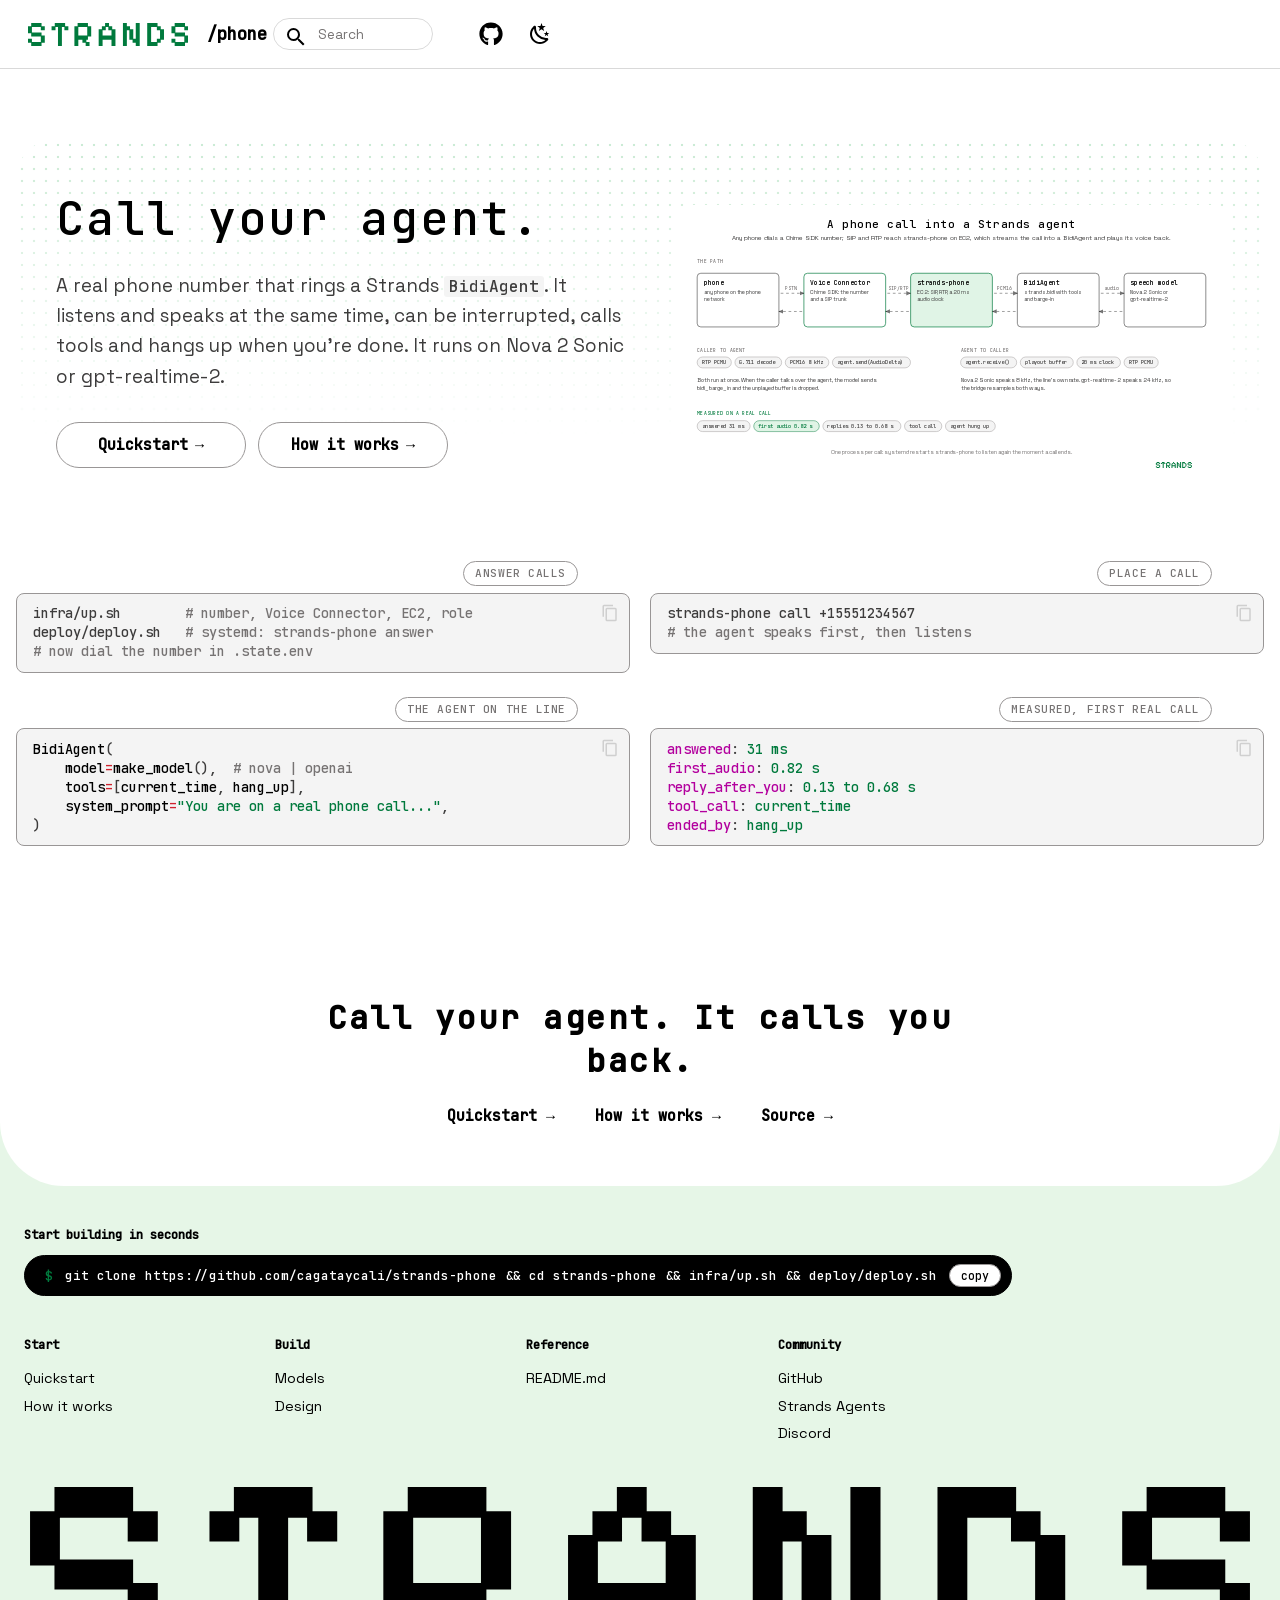
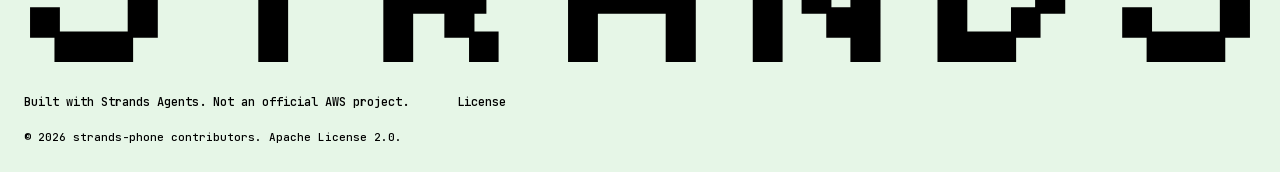
<file: index.html>
<!doctype html>
<html lang="en" class="no-js">
  <head>
    
      <meta charset="utf-8">
      <meta name="viewport" content="width=device-width,initial-scale=1">
      
        <meta name="description" content="A real phone number that rings a Strands BidiAgent.">
      
      
      
        <link rel="canonical" href="https://cagataycali.github.io/strands-phone/">
      
      
      
        <link rel="next" href="quickstart/">
      
      
        
      
      
      <link rel="icon" href="assets/img/mark.svg">
      <meta name="generator" content="mkdocs-1.6.1, mkdocs-material-9.7.7">
    
    
      
        <title>strands-phone - strands-phone</title>
      
    
    
      <link rel="stylesheet" href="assets/stylesheets/main.ec1eaa64.min.css">
      
        
        <link rel="stylesheet" href="assets/stylesheets/palette.ab4e12ef.min.css">
      
      


    
    
      
    
    
      
    
    
      <link rel="stylesheet" href="stylesheets/extra.css">
    
    <script>__md_scope=new URL(".",location),__md_hash=e=>[...e].reduce(((e,_)=>(e<<5)-e+_.charCodeAt(0)),0),__md_get=(e,_=localStorage,t=__md_scope)=>JSON.parse(_.getItem(t.pathname+"."+e)),__md_set=(e,_,t=localStorage,a=__md_scope)=>{try{t.setItem(a.pathname+"."+e,JSON.stringify(_))}catch(e){}}</script>
    
      

    
    
  <meta property="og:type" content="website">
  <meta property="og:title" content="Home | strands-phone">
  <meta property="og:description" content="A real phone number that rings a Strands BidiAgent.">
  <meta name="twitter:card" content="summary">

  </head>
  
  
    
    
      
    
    
    
    
    <body dir="ltr" data-md-color-scheme="paper" data-md-color-primary="custom" data-md-color-accent="custom">
  
    
    <input class="md-toggle" data-md-toggle="drawer" type="checkbox" id="__drawer" autocomplete="off">
    <input class="md-toggle" data-md-toggle="search" type="checkbox" id="__search" autocomplete="off">
    <label class="md-overlay" for="__drawer"></label>
    <div data-md-component="skip">
      
        
        <a href="#strands-phone" class="md-skip">
          Skip to content
        </a>
      
    </div>
    <div data-md-component="announce">
      
    </div>
    
    
      
<header class="md-header sr-header" data-md-component="header">
  <nav class="md-header__inner md-grid" aria-label="Header">
    <a href="https://strandsagents.com/" class="sr-brand" title="Strands Agents" aria-label="Strands Agents">
      <span class="sr-wordmark"><svg xmlns="http://www.w3.org/2000/svg" viewBox="0 0 1512 217" fill="currentColor" role="img" aria-label="STRANDS">
  <!-- Each glyph is shifted right by 30px * its index to widen the inter-letter
       spacing (the raw paths sit ~37px apart, which reads as squished at nav
       size). Bump the 30 to loosen further, or the viewBox width with it. -->
  <g transform="translate(0 0)"><path d="M30.2558 216.833V186.914H0V148.926H36.9794V179.182H121.023V127.075H30.2558V97.1548H0V29.9197H30.2558V0H127.747V29.9197H158.339V67.5714H121.023V37.9879H36.9794V89.759H127.747V119.006H158.339V186.914H127.747V216.833H30.2558Z"/></g>
  <g transform="translate(30 0)"><path d="M252.894 216.833V37.9879H229.361V67.5714H192.382V29.9197H222.638V0H320.129V29.9197H350.721V67.5714H313.405V37.9879H289.873V216.833H252.894Z"/></g>
  <g transform="translate(60 0)"><path d="M377.87 216.833V29.9197H408.125V0H505.617V29.9197H536.208V127.075H505.617V156.994H490.825V179.182H520.744V216.833H484.101V186.914H453.509V156.994H414.849V216.833H377.87ZM414.849 119.006H498.893V37.9879H414.849V119.006Z"/></g>
  <g transform="translate(90 0)"><path d="M576.818 216.833V59.5031H607.073V29.9197H637.329V0H674.309V29.9197H704.564V59.5031H735.156V216.833H697.841V156.994H613.797V216.833H576.818ZM613.797 119.006H697.841V67.5714H667.921V37.9879H643.717V67.5714H613.797V119.006Z"/></g>
  <g transform="translate(120 0)"><path d="M775.765 216.833V0H812.745V29.9197H842.664V59.5031H873.256V148.926H896.789V0H934.104V216.833H896.789V186.914H866.869V156.994H836.277V67.5714H812.745V216.833H775.765Z"/></g>
  <g transform="translate(150 0)"><path d="M974.713 216.833V0H1072.2V29.9197H1102.46V59.5031H1133.05V156.994H1102.46V186.914H1072.2V216.833H974.713ZM1011.69 179.182H1065.82V148.926H1095.74V67.5714H1065.82V37.9879H1011.69V179.182Z"/></g>
  <g transform="translate(180 0)"><path d="M1203.92 216.833V186.914H1173.66V148.926H1210.64V179.182H1294.68V127.075H1203.92V97.1548H1173.66V29.9197H1203.92V0H1301.41V29.9197H1332V67.5714H1294.68V37.9879H1210.64V89.759H1301.41V119.006H1332V186.914H1301.41V216.833H1203.92Z"/></g>
</svg></span>
    </a>
    <a href="." class="sr-brand-project" title="strands-phone">/phone</a>
    <ul class="sr-nav">
      
        <li><a href="quickstart/" class="sr-nav__link">Quickstart</a></li>
      
        <li><a href="how-it-works/" class="sr-nav__link">How it works</a></li>
      
        <li><a href="models/" class="sr-nav__link">Models</a></li>
      
        <li><a href="design/" class="sr-nav__link">Design</a></li>
      
    </ul>
    
      
      
        <label class="md-header__button md-icon" for="__search">
          <svg xmlns="http://www.w3.org/2000/svg" viewBox="0 0 24 24"><path d="M9.5 3A6.5 6.5 0 0 1 16 9.5c0 1.61-.59 3.09-1.56 4.23l.27.27h.79l5 5-1.5 1.5-5-5v-.79l-.27-.27A6.52 6.52 0 0 1 9.5 16 6.5 6.5 0 0 1 3 9.5 6.5 6.5 0 0 1 9.5 3m0 2C7 5 5 7 5 9.5S7 14 9.5 14 14 12 14 9.5 12 5 9.5 5"/></svg>
        </label>
        <div class="md-search" data-md-component="search" role="dialog">
  <label class="md-search__overlay" for="__search"></label>
  <div class="md-search__inner" role="search">
    <form class="md-search__form" name="search">
      <input type="text" class="md-search__input" name="query" aria-label="Search" placeholder="Search" autocapitalize="off" autocorrect="off" autocomplete="off" spellcheck="false" data-md-component="search-query" required>
      <label class="md-search__icon md-icon" for="__search">
        
        <svg xmlns="http://www.w3.org/2000/svg" viewBox="0 0 24 24"><path d="M9.5 3A6.5 6.5 0 0 1 16 9.5c0 1.61-.59 3.09-1.56 4.23l.27.27h.79l5 5-1.5 1.5-5-5v-.79l-.27-.27A6.52 6.52 0 0 1 9.5 16 6.5 6.5 0 0 1 3 9.5 6.5 6.5 0 0 1 9.5 3m0 2C7 5 5 7 5 9.5S7 14 9.5 14 14 12 14 9.5 12 5 9.5 5"/></svg>
        
        <svg xmlns="http://www.w3.org/2000/svg" viewBox="0 0 24 24"><path d="M20 11v2H8l5.5 5.5-1.42 1.42L4.16 12l7.92-7.92L13.5 5.5 8 11z"/></svg>
      </label>
      <nav class="md-search__options" aria-label="Search">
        
        <button type="reset" class="md-search__icon md-icon" title="Clear" aria-label="Clear" tabindex="-1">
          
          <svg xmlns="http://www.w3.org/2000/svg" viewBox="0 0 24 24"><path d="M19 6.41 17.59 5 12 10.59 6.41 5 5 6.41 10.59 12 5 17.59 6.41 19 12 13.41 17.59 19 19 17.59 13.41 12z"/></svg>
        </button>
      </nav>
      
        <div class="md-search__suggest" data-md-component="search-suggest"></div>
      
    </form>
    <div class="md-search__output">
      <div class="md-search__scrollwrap" tabindex="0" data-md-scrollfix>
        <div class="md-search-result" data-md-component="search-result">
          <div class="md-search-result__meta">
            Initializing search
          </div>
          <ol class="md-search-result__list" role="presentation"></ol>
        </div>
      </div>
    </div>
  </div>
</div>
      
    
    <div class="md-header__source">
      <a href="https://github.com/cagataycali/strands-phone" title="Go to repository" class="md-source" data-md-component="source">
  <div class="md-source__icon md-icon">
    
    <svg xmlns="http://www.w3.org/2000/svg" viewBox="0 0 512 512"><!--! Font Awesome Free 7.1.0 by @fontawesome - https://fontawesome.com License - https://fontawesome.com/license/free (Icons: CC BY 4.0, Fonts: SIL OFL 1.1, Code: MIT License) Copyright 2025 Fonticons, Inc.--><path d="M173.9 397.4c0 2-2.3 3.6-5.2 3.6-3.3.3-5.6-1.3-5.6-3.6 0-2 2.3-3.6 5.2-3.6 3-.3 5.6 1.3 5.6 3.6m-31.1-4.5c-.7 2 1.3 4.3 4.3 4.9 2.6 1 5.6 0 6.2-2s-1.3-4.3-4.3-5.2c-2.6-.7-5.5.3-6.2 2.3m44.2-1.7c-2.9.7-4.9 2.6-4.6 4.9.3 2 2.9 3.3 5.9 2.6 2.9-.7 4.9-2.6 4.6-4.6-.3-1.9-3-3.2-5.9-2.9M252.8 8C114.1 8 8 113.3 8 252c0 110.9 69.8 205.8 169.5 239.2 12.8 2.3 17.3-5.6 17.3-12.1 0-6.2-.3-40.4-.3-61.4 0 0-70 15-84.7-29.8 0 0-11.4-29.1-27.8-36.6 0 0-22.9-15.7 1.6-15.4 0 0 24.9 2 38.6 25.8 21.9 38.6 58.6 27.5 72.9 20.9 2.3-16 8.8-27.1 16-33.7-55.9-6.2-112.3-14.3-112.3-110.5 0-27.5 7.6-41.3 23.6-58.9-2.6-6.5-11.1-33.3 2.6-67.9 20.9-6.5 69 27 69 27 20-5.6 41.5-8.5 62.8-8.5s42.8 2.9 62.8 8.5c0 0 48.1-33.6 69-27 13.7 34.7 5.2 61.4 2.6 67.9 16 17.7 25.8 31.5 25.8 58.9 0 96.5-58.9 104.2-114.8 110.5 9.2 7.9 17 22.9 17 46.4 0 33.7-.3 75.4-.3 83.6 0 6.5 4.6 14.4 17.3 12.1C436.2 457.8 504 362.9 504 252 504 113.3 391.5 8 252.8 8M105.2 352.9c-1.3 1-1 3.3.7 5.2 1.6 1.6 3.9 2.3 5.2 1 1.3-1 1-3.3-.7-5.2-1.6-1.6-3.9-2.3-5.2-1m-10.8-8.1c-.7 1.3.3 2.9 2.3 3.9 1.6 1 3.6.7 4.3-.7.7-1.3-.3-2.9-2.3-3.9-2-.6-3.6-.3-4.3.7m32.4 35.6c-1.6 1.3-1 4.3 1.3 6.2 2.3 2.3 5.2 2.6 6.5 1 1.3-1.3.7-4.3-1.3-6.2-2.2-2.3-5.2-2.6-6.5-1m-11.4-14.7c-1.6 1-1.6 3.6 0 5.9s4.3 3.3 5.6 2.3c1.6-1.3 1.6-3.9 0-6.2-1.4-2.3-4-3.3-5.6-2"/></svg>
  </div>
  <div class="md-source__repository">
    cagataycali/strands-phone
  </div>
</a>
    </div>
    
      
        <form class="md-header__option" data-md-component="palette">
  
    
    
    
    <input class="md-option" data-md-color-media="(prefers-color-scheme: light)" data-md-color-scheme="paper" data-md-color-primary="custom" data-md-color-accent="custom"  aria-label="Dark"  type="radio" name="__palette" id="__palette_0">
    
      <label class="md-header__button md-icon" title="Dark" for="__palette_1" hidden>
        <svg xmlns="http://www.w3.org/2000/svg" viewBox="0 0 24 24"><path d="m17.75 4.09-2.53 1.94.91 3.06-2.63-1.81-2.63 1.81.91-3.06-2.53-1.94L12.44 4l1.06-3 1.06 3zm3.5 6.91-1.64 1.25.59 1.98-1.7-1.17-1.7 1.17.59-1.98L15.75 11l2.06-.05L18.5 9l.69 1.95zm-2.28 4.95c.83-.08 1.72 1.1 1.19 1.85-.32.45-.66.87-1.08 1.27C15.17 23 8.84 23 4.94 19.07c-3.91-3.9-3.91-10.24 0-14.14.4-.4.82-.76 1.27-1.08.75-.53 1.93.36 1.85 1.19-.27 2.86.69 5.83 2.89 8.02a9.96 9.96 0 0 0 8.02 2.89m-1.64 2.02a12.08 12.08 0 0 1-7.8-3.47c-2.17-2.19-3.33-5-3.49-7.82-2.81 3.14-2.7 7.96.31 10.98 3.02 3.01 7.84 3.12 10.98.31"/></svg>
      </label>
    
  
    
    
    
    <input class="md-option" data-md-color-media="(prefers-color-scheme: dark)" data-md-color-scheme="slate" data-md-color-primary="custom" data-md-color-accent="custom"  aria-label="Paper"  type="radio" name="__palette" id="__palette_1">
    
      <label class="md-header__button md-icon" title="Paper" for="__palette_0" hidden>
        <svg xmlns="http://www.w3.org/2000/svg" viewBox="0 0 24 24"><path d="M12 7a5 5 0 0 1 5 5 5 5 0 0 1-5 5 5 5 0 0 1-5-5 5 5 0 0 1 5-5m0 2a3 3 0 0 0-3 3 3 3 0 0 0 3 3 3 3 0 0 0 3-3 3 3 0 0 0-3-3m0-7 2.39 3.42C13.65 5.15 12.84 5 12 5s-1.65.15-2.39.42zM3.34 7l4.16-.35A7.2 7.2 0 0 0 5.94 8.5c-.44.74-.69 1.5-.83 2.29zm.02 10 1.76-3.77a7.131 7.131 0 0 0 2.38 4.14zM20.65 7l-1.77 3.79a7.02 7.02 0 0 0-2.38-4.15zm-.01 10-4.14.36c.59-.51 1.12-1.14 1.54-1.86.42-.73.69-1.5.83-2.29zM12 22l-2.41-3.44c.74.27 1.55.44 2.41.44.82 0 1.63-.17 2.37-.44z"/></svg>
      </label>
    
  
</form>
      
    
    
      <script>var palette=__md_get("__palette");if(palette&&palette.color){if("(prefers-color-scheme)"===palette.color.media){var media=matchMedia("(prefers-color-scheme: light)"),input=document.querySelector(media.matches?"[data-md-color-media='(prefers-color-scheme: light)']":"[data-md-color-media='(prefers-color-scheme: dark)']");palette.color.media=input.getAttribute("data-md-color-media"),palette.color.scheme=input.getAttribute("data-md-color-scheme"),palette.color.primary=input.getAttribute("data-md-color-primary"),palette.color.accent=input.getAttribute("data-md-color-accent")}for(var[key,value]of Object.entries(palette.color))document.body.setAttribute("data-md-color-"+key,value)}</script>
    
    <label class="md-header__button md-icon sr-menu" for="__drawer">
      <svg xmlns="http://www.w3.org/2000/svg" viewBox="0 0 24 24"><path d="M3 6h18v2H3zm0 5h18v2H3zm0 5h18v2H3z"/></svg>
    </label>
  </nav>
</header>
    
    <div class="md-container" data-md-component="container">
      
      
        
          
        
      
      <main class="md-main" data-md-component="main">
        <div class="md-main__inner md-grid">
          
            
              
                
              
              <div class="md-sidebar md-sidebar--primary" data-md-component="sidebar" data-md-type="navigation" hidden>
                <div class="md-sidebar__scrollwrap">
                  <div class="md-sidebar__inner">
                    



<nav class="md-nav md-nav--primary" aria-label="Navigation" data-md-level="0">
  <label class="md-nav__title" for="__drawer">
    <a href="." title="strands-phone" class="md-nav__button md-logo" aria-label="strands-phone" data-md-component="logo">
      <span class="sr-wordmark"><svg xmlns="http://www.w3.org/2000/svg" viewBox="0 0 1512 217" fill="currentColor" role="img" aria-label="STRANDS">
  <!-- Each glyph is shifted right by 30px * its index to widen the inter-letter
       spacing (the raw paths sit ~37px apart, which reads as squished at nav
       size). Bump the 30 to loosen further, or the viewBox width with it. -->
  <g transform="translate(0 0)"><path d="M30.2558 216.833V186.914H0V148.926H36.9794V179.182H121.023V127.075H30.2558V97.1548H0V29.9197H30.2558V0H127.747V29.9197H158.339V67.5714H121.023V37.9879H36.9794V89.759H127.747V119.006H158.339V186.914H127.747V216.833H30.2558Z"/></g>
  <g transform="translate(30 0)"><path d="M252.894 216.833V37.9879H229.361V67.5714H192.382V29.9197H222.638V0H320.129V29.9197H350.721V67.5714H313.405V37.9879H289.873V216.833H252.894Z"/></g>
  <g transform="translate(60 0)"><path d="M377.87 216.833V29.9197H408.125V0H505.617V29.9197H536.208V127.075H505.617V156.994H490.825V179.182H520.744V216.833H484.101V186.914H453.509V156.994H414.849V216.833H377.87ZM414.849 119.006H498.893V37.9879H414.849V119.006Z"/></g>
  <g transform="translate(90 0)"><path d="M576.818 216.833V59.5031H607.073V29.9197H637.329V0H674.309V29.9197H704.564V59.5031H735.156V216.833H697.841V156.994H613.797V216.833H576.818ZM613.797 119.006H697.841V67.5714H667.921V37.9879H643.717V67.5714H613.797V119.006Z"/></g>
  <g transform="translate(120 0)"><path d="M775.765 216.833V0H812.745V29.9197H842.664V59.5031H873.256V148.926H896.789V0H934.104V216.833H896.789V186.914H866.869V156.994H836.277V67.5714H812.745V216.833H775.765Z"/></g>
  <g transform="translate(150 0)"><path d="M974.713 216.833V0H1072.2V29.9197H1102.46V59.5031H1133.05V156.994H1102.46V186.914H1072.2V216.833H974.713ZM1011.69 179.182H1065.82V148.926H1095.74V67.5714H1065.82V37.9879H1011.69V179.182Z"/></g>
  <g transform="translate(180 0)"><path d="M1203.92 216.833V186.914H1173.66V148.926H1210.64V179.182H1294.68V127.075H1203.92V97.1548H1173.66V29.9197H1203.92V0H1301.41V29.9197H1332V67.5714H1294.68V37.9879H1210.64V89.759H1301.41V119.006H1332V186.914H1301.41V216.833H1203.92Z"/></g>
</svg></span><span class="sr-project">/phone</span>
    </a>
    strands-phone
  </label><div class="sr-sidehead">
    
    <label class="sr-sidehead__search" for="__search"><svg xmlns="http://www.w3.org/2000/svg" viewBox="0 0 24 24"><path d="M9.5 3A6.5 6.5 0 0 1 16 9.5c0 1.61-.59 3.09-1.56 4.23l.27.27h.79l5 5-1.5 1.5-5-5v-.79l-.27-.27A6.52 6.52 0 0 1 9.5 16 6.5 6.5 0 0 1 3 9.5 6.5 6.5 0 0 1 9.5 3m0 2C7 5 5 7 5 9.5S7 14 9.5 14 14 12 14 9.5 12 5 9.5 5"/></svg><span>Search...</span></label>
  </div>
  
    <div class="md-nav__source">
      <a href="https://github.com/cagataycali/strands-phone" title="Go to repository" class="md-source" data-md-component="source">
  <div class="md-source__icon md-icon">
    
    <svg xmlns="http://www.w3.org/2000/svg" viewBox="0 0 512 512"><!--! Font Awesome Free 7.1.0 by @fontawesome - https://fontawesome.com License - https://fontawesome.com/license/free (Icons: CC BY 4.0, Fonts: SIL OFL 1.1, Code: MIT License) Copyright 2025 Fonticons, Inc.--><path d="M173.9 397.4c0 2-2.3 3.6-5.2 3.6-3.3.3-5.6-1.3-5.6-3.6 0-2 2.3-3.6 5.2-3.6 3-.3 5.6 1.3 5.6 3.6m-31.1-4.5c-.7 2 1.3 4.3 4.3 4.9 2.6 1 5.6 0 6.2-2s-1.3-4.3-4.3-5.2c-2.6-.7-5.5.3-6.2 2.3m44.2-1.7c-2.9.7-4.9 2.6-4.6 4.9.3 2 2.9 3.3 5.9 2.6 2.9-.7 4.9-2.6 4.6-4.6-.3-1.9-3-3.2-5.9-2.9M252.8 8C114.1 8 8 113.3 8 252c0 110.9 69.8 205.8 169.5 239.2 12.8 2.3 17.3-5.6 17.3-12.1 0-6.2-.3-40.4-.3-61.4 0 0-70 15-84.7-29.8 0 0-11.4-29.1-27.8-36.6 0 0-22.9-15.7 1.6-15.4 0 0 24.9 2 38.6 25.8 21.9 38.6 58.6 27.5 72.9 20.9 2.3-16 8.8-27.1 16-33.7-55.9-6.2-112.3-14.3-112.3-110.5 0-27.5 7.6-41.3 23.6-58.9-2.6-6.5-11.1-33.3 2.6-67.9 20.9-6.5 69 27 69 27 20-5.6 41.5-8.5 62.8-8.5s42.8 2.9 62.8 8.5c0 0 48.1-33.6 69-27 13.7 34.7 5.2 61.4 2.6 67.9 16 17.7 25.8 31.5 25.8 58.9 0 96.5-58.9 104.2-114.8 110.5 9.2 7.9 17 22.9 17 46.4 0 33.7-.3 75.4-.3 83.6 0 6.5 4.6 14.4 17.3 12.1C436.2 457.8 504 362.9 504 252 504 113.3 391.5 8 252.8 8M105.2 352.9c-1.3 1-1 3.3.7 5.2 1.6 1.6 3.9 2.3 5.2 1 1.3-1 1-3.3-.7-5.2-1.6-1.6-3.9-2.3-5.2-1m-10.8-8.1c-.7 1.3.3 2.9 2.3 3.9 1.6 1 3.6.7 4.3-.7.7-1.3-.3-2.9-2.3-3.9-2-.6-3.6-.3-4.3.7m32.4 35.6c-1.6 1.3-1 4.3 1.3 6.2 2.3 2.3 5.2 2.6 6.5 1 1.3-1.3.7-4.3-1.3-6.2-2.2-2.3-5.2-2.6-6.5-1m-11.4-14.7c-1.6 1-1.6 3.6 0 5.9s4.3 3.3 5.6 2.3c1.6-1.3 1.6-3.9 0-6.2-1.4-2.3-4-3.3-5.6-2"/></svg>
  </div>
  <div class="md-source__repository">
    cagataycali/strands-phone
  </div>
</a>
    </div>
  
  <ul class="md-nav__list" data-md-scrollfix>
    
      
      
  
  
    
  
  
  
    <li class="md-nav__item md-nav__item--active">
      
      <input class="md-nav__toggle md-toggle" type="checkbox" id="__toc">
      
      
        
      
      
      <a href="." class="md-nav__link md-nav__link--active">
        
  
  
  <span class="md-ellipsis">
    
  
    Home
  

    
  </span>
  
  

      </a>
      
    </li>
  

    
      
      
  
  
  
  
    <li class="md-nav__item">
      <a href="quickstart/" class="md-nav__link">
        
  
  
  <span class="md-ellipsis">
    
  
    Quickstart
  

    
  </span>
  
  

      </a>
    </li>
  

    
      
      
  
  
  
  
    <li class="md-nav__item">
      <a href="how-it-works/" class="md-nav__link">
        
  
  
  <span class="md-ellipsis">
    
  
    How it works
  

    
  </span>
  
  

      </a>
    </li>
  

    
      
      
  
  
  
  
    <li class="md-nav__item">
      <a href="models/" class="md-nav__link">
        
  
  
  <span class="md-ellipsis">
    
  
    Models
  

    
  </span>
  
  

      </a>
    </li>
  

    
      
      
  
  
  
  
    <li class="md-nav__item">
      <a href="design/" class="md-nav__link">
        
  
  
  <span class="md-ellipsis">
    
  
    Design
  

    
  </span>
  
  

      </a>
    </li>
  

    
  </ul>
</nav>
                  </div>
                </div>
              </div>
            
            
              
                
              
              <div class="md-sidebar md-sidebar--secondary" data-md-component="sidebar" data-md-type="toc" hidden>
                <div class="md-sidebar__scrollwrap">
                  <div class="md-sidebar__inner">
                    

  

<nav class="md-nav md-nav--secondary" aria-label="On this page">
  
  
  
    
  
  
</nav>
                  </div>
                </div>
              </div>
            
          
          
            <div class="md-content" data-md-component="content">
              
              <article class="md-content__inner md-typeset">
                
  
    <div class="sr-home">
                  
  



  
  





  <h1 id="strands-phone">strands-phone<a class="headerlink" href="#strands-phone" title="Permanent link">&para;</a></h1>
<div class="sr-hero">
<div>
<p class="sr-hero__title">Call your <em>agent</em>.</p>
<p class="sr-hero__lead">A real phone number that rings a Strands <code>BidiAgent</code>. It listens and speaks at the same time, can be interrupted, calls tools and hangs up when you're done. It runs on Nova 2 Sonic or gpt-realtime-2.</p>
<div class="sr-hero__actions">
<a class="sr-btn sr-btn--primary" href="quickstart/">Quickstart</a>
<a class="sr-btn" href="how-it-works/">How it works</a>
</div>
</div>
<div>
<figure class="sr-draw">
<p><img alt="A phone call flowing through the Chime SDK Voice Connector and strands-phone into a BidiAgent and back" class="sr-draw--paper" src="assets/drawings/p01_call_path.paper.svg" />
<img alt="" class="sr-draw--dark" src="assets/drawings/p01_call_path.dark.svg" /></p>
</figure>
</div>
</div>
<div class="sr-pair">
<div class="language-bash highlight"><span class="filename">answer calls</span><pre><span></span><code><a id="__codelineno-0-1" name="__codelineno-0-1" href="#__codelineno-0-1"></a>infra/up.sh<span class="w">        </span><span class="c1"># number, Voice Connector, EC2, role</span>
<a id="__codelineno-0-2" name="__codelineno-0-2" href="#__codelineno-0-2"></a>deploy/deploy.sh<span class="w">   </span><span class="c1"># systemd: strands-phone answer</span>
<a id="__codelineno-0-3" name="__codelineno-0-3" href="#__codelineno-0-3"></a><span class="c1"># now dial the number in .state.env</span>
</code></pre></div>
<div class="language-bash highlight"><span class="filename">place a call</span><pre><span></span><code><a id="__codelineno-1-1" name="__codelineno-1-1" href="#__codelineno-1-1"></a>strands-phone<span class="w"> </span>call<span class="w"> </span>+15551234567
<a id="__codelineno-1-2" name="__codelineno-1-2" href="#__codelineno-1-2"></a><span class="c1"># the agent speaks first, then listens</span>
</code></pre></div>
<div class="language-python highlight"><span class="filename">the agent on the line</span><pre><span></span><code><a id="__codelineno-2-1" name="__codelineno-2-1" href="#__codelineno-2-1"></a><span class="n">BidiAgent</span><span class="p">(</span>
<a id="__codelineno-2-2" name="__codelineno-2-2" href="#__codelineno-2-2"></a>    <span class="n">model</span><span class="o">=</span><span class="n">make_model</span><span class="p">(),</span>  <span class="c1"># nova | openai</span>
<a id="__codelineno-2-3" name="__codelineno-2-3" href="#__codelineno-2-3"></a>    <span class="n">tools</span><span class="o">=</span><span class="p">[</span><span class="n">current_time</span><span class="p">,</span> <span class="n">hang_up</span><span class="p">],</span>
<a id="__codelineno-2-4" name="__codelineno-2-4" href="#__codelineno-2-4"></a>    <span class="n">system_prompt</span><span class="o">=</span><span class="s2">"You are on a real phone call..."</span><span class="p">,</span>
<a id="__codelineno-2-5" name="__codelineno-2-5" href="#__codelineno-2-5"></a><span class="p">)</span>
</code></pre></div>
<div class="language-yaml highlight"><span class="filename">measured, first real call</span><pre><span></span><code><a id="__codelineno-3-1" name="__codelineno-3-1" href="#__codelineno-3-1"></a><span class="nt">answered</span><span class="p">:</span><span class="w"> </span><span class="l l-Scalar l-Scalar-Plain">31 ms</span>
<a id="__codelineno-3-2" name="__codelineno-3-2" href="#__codelineno-3-2"></a><span class="nt">first_audio</span><span class="p">:</span><span class="w"> </span><span class="l l-Scalar l-Scalar-Plain">0.82 s</span>
<a id="__codelineno-3-3" name="__codelineno-3-3" href="#__codelineno-3-3"></a><span class="nt">reply_after_you</span><span class="p">:</span><span class="w"> </span><span class="l l-Scalar l-Scalar-Plain">0.13 to 0.68 s</span>
<a id="__codelineno-3-4" name="__codelineno-3-4" href="#__codelineno-3-4"></a><span class="nt">tool_call</span><span class="p">:</span><span class="w"> </span><span class="l l-Scalar l-Scalar-Plain">current_time</span>
<a id="__codelineno-3-5" name="__codelineno-3-5" href="#__codelineno-3-5"></a><span class="nt">ended_by</span><span class="p">:</span><span class="w"> </span><span class="l l-Scalar l-Scalar-Plain">hang_up</span>
</code></pre></div>
</div>








  
  




  



                </div>
  

              </article>
            </div>
          
          
<script>var target=document.getElementById(location.hash.slice(1));target&&target.name&&(target.checked=target.name.startsWith("__tabbed_"))</script>
        </div>
        
          <button type="button" class="md-top md-icon" data-md-component="top" hidden>
  
  <svg xmlns="http://www.w3.org/2000/svg" viewBox="0 0 24 24"><path d="M13 20h-2V8l-5.5 5.5-1.42-1.42L12 4.16l7.92 7.92-1.42 1.42L13 8z"/></svg>
  Back to top
</button>
        
      </main>
      
        
  

<div class="sr-cta"><div class="sr-cta__panel">
  <p class="sr-cta__title">Call your agent. It calls you back.</p>
  <p class="sr-cta__links">
    <a href="quickstart/">Quickstart &rarr;</a>
    <a href="how-it-works/">How it works &rarr;</a>
    <a href="https://github.com/cagataycali/strands-phone">Source &rarr;</a>
  </p>
</div></div>
<footer class="md-footer sr-footer">
  <div class="sr-footer__inner md-grid">
    <p class="sr-footer__kicker">Start building in seconds</p>
    <p class="sr-install sr-install--footer">git clone https://github.com/cagataycali/strands-phone && cd strands-phone && infra/up.sh && deploy/deploy.sh<button class="sr-copy" type="button" data-clipboard-text="git clone https://github.com/cagataycali/strands-phone &amp;&amp; cd strands-phone &amp;&amp; infra/up.sh &amp;&amp; deploy/deploy.sh">copy</button></p>
    <div class="sr-footer__columns">
      
        <div>
          <p class="sr-footer__heading">Start</p>
          <ul>
            
              <li><a href="quickstart/">Quickstart</a></li>
            
              <li><a href="how-it-works/">How it works</a></li>
            
          </ul>
        </div>
      
        <div>
          <p class="sr-footer__heading">Build</p>
          <ul>
            
              <li><a href="models/">Models</a></li>
            
              <li><a href="design/">Design</a></li>
            
          </ul>
        </div>
      
        <div>
          <p class="sr-footer__heading">Reference</p>
          <ul>
            
              <li><a href="https://github.com/cagataycali/strands-phone/blob/main/README.md">README.md</a></li>
            
          </ul>
        </div>
      
        <div>
          <p class="sr-footer__heading">Community</p>
          <ul>
            
              <li><a href="https://github.com/cagataycali/strands-phone">GitHub</a></li>
            
              <li><a href="https://strandsagents.com/">Strands Agents</a></li>
            
              <li><a href="https://discord.gg/strands">Discord</a></li>
            
          </ul>
        </div>
      
    </div>
  </div>
  <div class="sr-footmark" aria-hidden="true"><svg xmlns="http://www.w3.org/2000/svg" viewBox="0 0 1512 217" fill="currentColor" role="img" aria-label="STRANDS">
  <!-- Each glyph is shifted right by 30px * its index to widen the inter-letter
       spacing (the raw paths sit ~37px apart, which reads as squished at nav
       size). Bump the 30 to loosen further, or the viewBox width with it. -->
  <g transform="translate(0 0)"><path d="M30.2558 216.833V186.914H0V148.926H36.9794V179.182H121.023V127.075H30.2558V97.1548H0V29.9197H30.2558V0H127.747V29.9197H158.339V67.5714H121.023V37.9879H36.9794V89.759H127.747V119.006H158.339V186.914H127.747V216.833H30.2558Z"/></g>
  <g transform="translate(30 0)"><path d="M252.894 216.833V37.9879H229.361V67.5714H192.382V29.9197H222.638V0H320.129V29.9197H350.721V67.5714H313.405V37.9879H289.873V216.833H252.894Z"/></g>
  <g transform="translate(60 0)"><path d="M377.87 216.833V29.9197H408.125V0H505.617V29.9197H536.208V127.075H505.617V156.994H490.825V179.182H520.744V216.833H484.101V186.914H453.509V156.994H414.849V216.833H377.87ZM414.849 119.006H498.893V37.9879H414.849V119.006Z"/></g>
  <g transform="translate(90 0)"><path d="M576.818 216.833V59.5031H607.073V29.9197H637.329V0H674.309V29.9197H704.564V59.5031H735.156V216.833H697.841V156.994H613.797V216.833H576.818ZM613.797 119.006H697.841V67.5714H667.921V37.9879H643.717V67.5714H613.797V119.006Z"/></g>
  <g transform="translate(120 0)"><path d="M775.765 216.833V0H812.745V29.9197H842.664V59.5031H873.256V148.926H896.789V0H934.104V216.833H896.789V186.914H866.869V156.994H836.277V67.5714H812.745V216.833H775.765Z"/></g>
  <g transform="translate(150 0)"><path d="M974.713 216.833V0H1072.2V29.9197H1102.46V59.5031H1133.05V156.994H1102.46V186.914H1072.2V216.833H974.713ZM1011.69 179.182H1065.82V148.926H1095.74V67.5714H1065.82V37.9879H1011.69V179.182Z"/></g>
  <g transform="translate(180 0)"><path d="M1203.92 216.833V186.914H1173.66V148.926H1210.64V179.182H1294.68V127.075H1203.92V97.1548H1173.66V29.9197H1203.92V0H1301.41V29.9197H1332V67.5714H1294.68V37.9879H1210.64V89.759H1301.41V119.006H1332V186.914H1301.41V216.833H1203.92Z"/></g>
</svg></div>
  <div class="sr-footer__legal md-grid">
    <span>Built with <a href="https://strandsagents.com/">Strands Agents</a>. Not an official AWS project.</span>
    <a href="https://github.com/cagataycali/strands-phone/blob/main/LICENSE">License</a>
  </div>
  <p class="sr-footer__copyright md-grid">&copy; 2026 strands-phone contributors. Apache License 2.0.</p>
</footer>

      
    </div>
    <div class="md-dialog" data-md-component="dialog">
      <div class="md-dialog__inner md-typeset"></div>
    </div>
    
    
    
      
      
      <script id="__config" type="application/json">{"annotate": null, "base": ".", "features": ["navigation.indexes", "navigation.top", "navigation.tracking", "content.code.copy", "search.suggest", "search.highlight", "toc.follow"], "search": "assets/javascripts/workers/search.2c215733.min.js", "tags": null, "translations": {"clipboard.copied": "Copied to clipboard", "clipboard.copy": "Copy to clipboard", "search.result.more.one": "1 more on this page", "search.result.more.other": "# more on this page", "search.result.none": "No matching documents", "search.result.one": "1 matching document", "search.result.other": "# matching documents", "search.result.placeholder": "Type to start searching", "search.result.term.missing": "Missing", "select.version": "Select version"}, "version": null}</script>
    
    
      <script src="assets/javascripts/bundle.d7400e89.min.js"></script>
      
        <script src="assets/site.js"></script>
      
    
  </body>
</html>
</file>
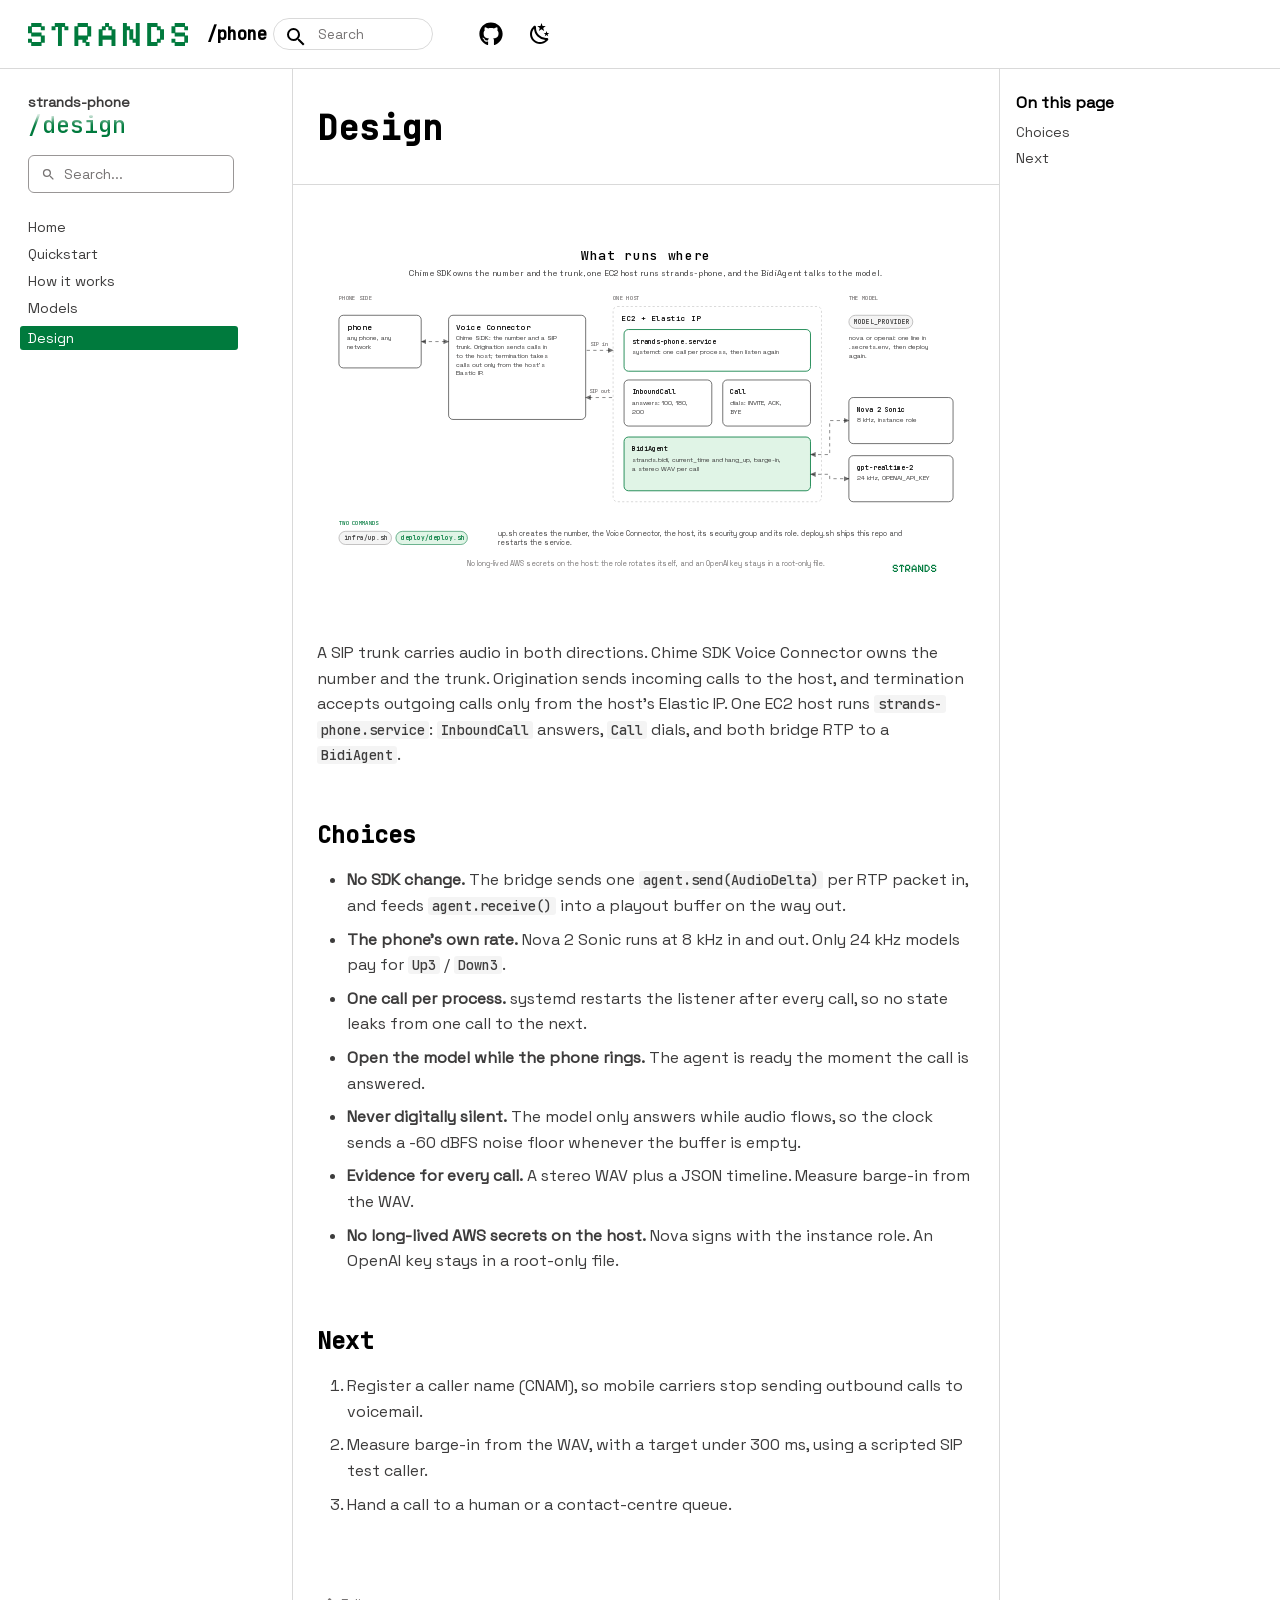
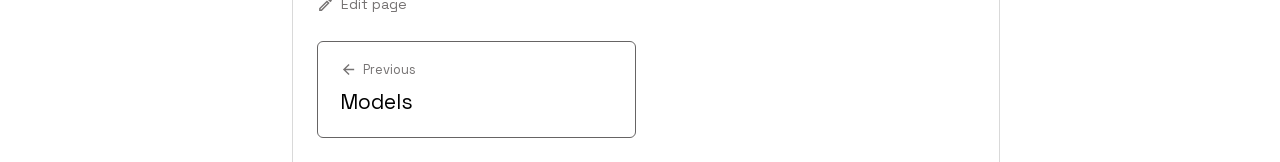
<file: design/index.html>
<!doctype html>
<html lang="en" class="no-js">
  <head>
    
      <meta charset="utf-8">
      <meta name="viewport" content="width=device-width,initial-scale=1">
      
        <meta name="description" content="A real phone number that rings a Strands BidiAgent.">
      
      
      
        <link rel="canonical" href="https://cagataycali.github.io/strands-phone/design/">
      
      
        <link rel="prev" href="../models/">
      
      
      
        
      
      
      <link rel="icon" href="../assets/img/mark.svg">
      <meta name="generator" content="mkdocs-1.6.1, mkdocs-material-9.7.7">
    
    
      
        <title>Design - strands-phone</title>
      
    
    
      <link rel="stylesheet" href="../assets/stylesheets/main.ec1eaa64.min.css">
      
        
        <link rel="stylesheet" href="../assets/stylesheets/palette.ab4e12ef.min.css">
      
      


    
    
      
    
    
      
    
    
      <link rel="stylesheet" href="../stylesheets/extra.css">
    
    <script>__md_scope=new URL("..",location),__md_hash=e=>[...e].reduce(((e,_)=>(e<<5)-e+_.charCodeAt(0)),0),__md_get=(e,_=localStorage,t=__md_scope)=>JSON.parse(_.getItem(t.pathname+"."+e)),__md_set=(e,_,t=localStorage,a=__md_scope)=>{try{t.setItem(a.pathname+"."+e,JSON.stringify(_))}catch(e){}}</script>
    
      

    
    
  <meta property="og:type" content="website">
  <meta property="og:title" content="Design | strands-phone">
  <meta property="og:description" content="A real phone number that rings a Strands BidiAgent.">
  <meta name="twitter:card" content="summary">

  </head>
  
  
    
    
      
    
    
    
    
    <body dir="ltr" data-md-color-scheme="paper" data-md-color-primary="custom" data-md-color-accent="custom">
  
    
    <input class="md-toggle" data-md-toggle="drawer" type="checkbox" id="__drawer" autocomplete="off">
    <input class="md-toggle" data-md-toggle="search" type="checkbox" id="__search" autocomplete="off">
    <label class="md-overlay" for="__drawer"></label>
    <div data-md-component="skip">
      
        
        <a href="#design" class="md-skip">
          Skip to content
        </a>
      
    </div>
    <div data-md-component="announce">
      
    </div>
    
    
      
<header class="md-header sr-header" data-md-component="header">
  <nav class="md-header__inner md-grid" aria-label="Header">
    <a href="https://strandsagents.com/" class="sr-brand" title="Strands Agents" aria-label="Strands Agents">
      <span class="sr-wordmark"><svg xmlns="http://www.w3.org/2000/svg" viewBox="0 0 1512 217" fill="currentColor" role="img" aria-label="STRANDS">
  <!-- Each glyph is shifted right by 30px * its index to widen the inter-letter
       spacing (the raw paths sit ~37px apart, which reads as squished at nav
       size). Bump the 30 to loosen further, or the viewBox width with it. -->
  <g transform="translate(0 0)"><path d="M30.2558 216.833V186.914H0V148.926H36.9794V179.182H121.023V127.075H30.2558V97.1548H0V29.9197H30.2558V0H127.747V29.9197H158.339V67.5714H121.023V37.9879H36.9794V89.759H127.747V119.006H158.339V186.914H127.747V216.833H30.2558Z"/></g>
  <g transform="translate(30 0)"><path d="M252.894 216.833V37.9879H229.361V67.5714H192.382V29.9197H222.638V0H320.129V29.9197H350.721V67.5714H313.405V37.9879H289.873V216.833H252.894Z"/></g>
  <g transform="translate(60 0)"><path d="M377.87 216.833V29.9197H408.125V0H505.617V29.9197H536.208V127.075H505.617V156.994H490.825V179.182H520.744V216.833H484.101V186.914H453.509V156.994H414.849V216.833H377.87ZM414.849 119.006H498.893V37.9879H414.849V119.006Z"/></g>
  <g transform="translate(90 0)"><path d="M576.818 216.833V59.5031H607.073V29.9197H637.329V0H674.309V29.9197H704.564V59.5031H735.156V216.833H697.841V156.994H613.797V216.833H576.818ZM613.797 119.006H697.841V67.5714H667.921V37.9879H643.717V67.5714H613.797V119.006Z"/></g>
  <g transform="translate(120 0)"><path d="M775.765 216.833V0H812.745V29.9197H842.664V59.5031H873.256V148.926H896.789V0H934.104V216.833H896.789V186.914H866.869V156.994H836.277V67.5714H812.745V216.833H775.765Z"/></g>
  <g transform="translate(150 0)"><path d="M974.713 216.833V0H1072.2V29.9197H1102.46V59.5031H1133.05V156.994H1102.46V186.914H1072.2V216.833H974.713ZM1011.69 179.182H1065.82V148.926H1095.74V67.5714H1065.82V37.9879H1011.69V179.182Z"/></g>
  <g transform="translate(180 0)"><path d="M1203.92 216.833V186.914H1173.66V148.926H1210.64V179.182H1294.68V127.075H1203.92V97.1548H1173.66V29.9197H1203.92V0H1301.41V29.9197H1332V67.5714H1294.68V37.9879H1210.64V89.759H1301.41V119.006H1332V186.914H1301.41V216.833H1203.92Z"/></g>
</svg></span>
    </a>
    <a href=".." class="sr-brand-project" title="strands-phone">/phone</a>
    <ul class="sr-nav">
      
        <li><a href="../quickstart/" class="sr-nav__link">Quickstart</a></li>
      
        <li><a href="../how-it-works/" class="sr-nav__link">How it works</a></li>
      
        <li><a href="../models/" class="sr-nav__link">Models</a></li>
      
        <li><a href="./" class="sr-nav__link sr-nav__link--active">Design</a></li>
      
    </ul>
    
      
      
        <label class="md-header__button md-icon" for="__search">
          <svg xmlns="http://www.w3.org/2000/svg" viewBox="0 0 24 24"><path d="M9.5 3A6.5 6.5 0 0 1 16 9.5c0 1.61-.59 3.09-1.56 4.23l.27.27h.79l5 5-1.5 1.5-5-5v-.79l-.27-.27A6.52 6.52 0 0 1 9.5 16 6.5 6.5 0 0 1 3 9.5 6.5 6.5 0 0 1 9.5 3m0 2C7 5 5 7 5 9.5S7 14 9.5 14 14 12 14 9.5 12 5 9.5 5"/></svg>
        </label>
        <div class="md-search" data-md-component="search" role="dialog">
  <label class="md-search__overlay" for="__search"></label>
  <div class="md-search__inner" role="search">
    <form class="md-search__form" name="search">
      <input type="text" class="md-search__input" name="query" aria-label="Search" placeholder="Search" autocapitalize="off" autocorrect="off" autocomplete="off" spellcheck="false" data-md-component="search-query" required>
      <label class="md-search__icon md-icon" for="__search">
        
        <svg xmlns="http://www.w3.org/2000/svg" viewBox="0 0 24 24"><path d="M9.5 3A6.5 6.5 0 0 1 16 9.5c0 1.61-.59 3.09-1.56 4.23l.27.27h.79l5 5-1.5 1.5-5-5v-.79l-.27-.27A6.52 6.52 0 0 1 9.5 16 6.5 6.5 0 0 1 3 9.5 6.5 6.5 0 0 1 9.5 3m0 2C7 5 5 7 5 9.5S7 14 9.5 14 14 12 14 9.5 12 5 9.5 5"/></svg>
        
        <svg xmlns="http://www.w3.org/2000/svg" viewBox="0 0 24 24"><path d="M20 11v2H8l5.5 5.5-1.42 1.42L4.16 12l7.92-7.92L13.5 5.5 8 11z"/></svg>
      </label>
      <nav class="md-search__options" aria-label="Search">
        
        <button type="reset" class="md-search__icon md-icon" title="Clear" aria-label="Clear" tabindex="-1">
          
          <svg xmlns="http://www.w3.org/2000/svg" viewBox="0 0 24 24"><path d="M19 6.41 17.59 5 12 10.59 6.41 5 5 6.41 10.59 12 5 17.59 6.41 19 12 13.41 17.59 19 19 17.59 13.41 12z"/></svg>
        </button>
      </nav>
      
        <div class="md-search__suggest" data-md-component="search-suggest"></div>
      
    </form>
    <div class="md-search__output">
      <div class="md-search__scrollwrap" tabindex="0" data-md-scrollfix>
        <div class="md-search-result" data-md-component="search-result">
          <div class="md-search-result__meta">
            Initializing search
          </div>
          <ol class="md-search-result__list" role="presentation"></ol>
        </div>
      </div>
    </div>
  </div>
</div>
      
    
    <div class="md-header__source">
      <a href="https://github.com/cagataycali/strands-phone" title="Go to repository" class="md-source" data-md-component="source">
  <div class="md-source__icon md-icon">
    
    <svg xmlns="http://www.w3.org/2000/svg" viewBox="0 0 512 512"><!--! Font Awesome Free 7.1.0 by @fontawesome - https://fontawesome.com License - https://fontawesome.com/license/free (Icons: CC BY 4.0, Fonts: SIL OFL 1.1, Code: MIT License) Copyright 2025 Fonticons, Inc.--><path d="M173.9 397.4c0 2-2.3 3.6-5.2 3.6-3.3.3-5.6-1.3-5.6-3.6 0-2 2.3-3.6 5.2-3.6 3-.3 5.6 1.3 5.6 3.6m-31.1-4.5c-.7 2 1.3 4.3 4.3 4.9 2.6 1 5.6 0 6.2-2s-1.3-4.3-4.3-5.2c-2.6-.7-5.5.3-6.2 2.3m44.2-1.7c-2.9.7-4.9 2.6-4.6 4.9.3 2 2.9 3.3 5.9 2.6 2.9-.7 4.9-2.6 4.6-4.6-.3-1.9-3-3.2-5.9-2.9M252.8 8C114.1 8 8 113.3 8 252c0 110.9 69.8 205.8 169.5 239.2 12.8 2.3 17.3-5.6 17.3-12.1 0-6.2-.3-40.4-.3-61.4 0 0-70 15-84.7-29.8 0 0-11.4-29.1-27.8-36.6 0 0-22.9-15.7 1.6-15.4 0 0 24.9 2 38.6 25.8 21.9 38.6 58.6 27.5 72.9 20.9 2.3-16 8.8-27.1 16-33.7-55.9-6.2-112.3-14.3-112.3-110.5 0-27.5 7.6-41.3 23.6-58.9-2.6-6.5-11.1-33.3 2.6-67.9 20.9-6.5 69 27 69 27 20-5.6 41.5-8.5 62.8-8.5s42.8 2.9 62.8 8.5c0 0 48.1-33.6 69-27 13.7 34.7 5.2 61.4 2.6 67.9 16 17.7 25.8 31.5 25.8 58.9 0 96.5-58.9 104.2-114.8 110.5 9.2 7.9 17 22.9 17 46.4 0 33.7-.3 75.4-.3 83.6 0 6.5 4.6 14.4 17.3 12.1C436.2 457.8 504 362.9 504 252 504 113.3 391.5 8 252.8 8M105.2 352.9c-1.3 1-1 3.3.7 5.2 1.6 1.6 3.9 2.3 5.2 1 1.3-1 1-3.3-.7-5.2-1.6-1.6-3.9-2.3-5.2-1m-10.8-8.1c-.7 1.3.3 2.9 2.3 3.9 1.6 1 3.6.7 4.3-.7.7-1.3-.3-2.9-2.3-3.9-2-.6-3.6-.3-4.3.7m32.4 35.6c-1.6 1.3-1 4.3 1.3 6.2 2.3 2.3 5.2 2.6 6.5 1 1.3-1.3.7-4.3-1.3-6.2-2.2-2.3-5.2-2.6-6.5-1m-11.4-14.7c-1.6 1-1.6 3.6 0 5.9s4.3 3.3 5.6 2.3c1.6-1.3 1.6-3.9 0-6.2-1.4-2.3-4-3.3-5.6-2"/></svg>
  </div>
  <div class="md-source__repository">
    cagataycali/strands-phone
  </div>
</a>
    </div>
    
      
        <form class="md-header__option" data-md-component="palette">
  
    
    
    
    <input class="md-option" data-md-color-media="(prefers-color-scheme: light)" data-md-color-scheme="paper" data-md-color-primary="custom" data-md-color-accent="custom"  aria-label="Dark"  type="radio" name="__palette" id="__palette_0">
    
      <label class="md-header__button md-icon" title="Dark" for="__palette_1" hidden>
        <svg xmlns="http://www.w3.org/2000/svg" viewBox="0 0 24 24"><path d="m17.75 4.09-2.53 1.94.91 3.06-2.63-1.81-2.63 1.81.91-3.06-2.53-1.94L12.44 4l1.06-3 1.06 3zm3.5 6.91-1.64 1.25.59 1.98-1.7-1.17-1.7 1.17.59-1.98L15.75 11l2.06-.05L18.5 9l.69 1.95zm-2.28 4.95c.83-.08 1.72 1.1 1.19 1.85-.32.45-.66.87-1.08 1.27C15.17 23 8.84 23 4.94 19.07c-3.91-3.9-3.91-10.24 0-14.14.4-.4.82-.76 1.27-1.08.75-.53 1.93.36 1.85 1.19-.27 2.86.69 5.83 2.89 8.02a9.96 9.96 0 0 0 8.02 2.89m-1.64 2.02a12.08 12.08 0 0 1-7.8-3.47c-2.17-2.19-3.33-5-3.49-7.82-2.81 3.14-2.7 7.96.31 10.98 3.02 3.01 7.84 3.12 10.98.31"/></svg>
      </label>
    
  
    
    
    
    <input class="md-option" data-md-color-media="(prefers-color-scheme: dark)" data-md-color-scheme="slate" data-md-color-primary="custom" data-md-color-accent="custom"  aria-label="Paper"  type="radio" name="__palette" id="__palette_1">
    
      <label class="md-header__button md-icon" title="Paper" for="__palette_0" hidden>
        <svg xmlns="http://www.w3.org/2000/svg" viewBox="0 0 24 24"><path d="M12 7a5 5 0 0 1 5 5 5 5 0 0 1-5 5 5 5 0 0 1-5-5 5 5 0 0 1 5-5m0 2a3 3 0 0 0-3 3 3 3 0 0 0 3 3 3 3 0 0 0 3-3 3 3 0 0 0-3-3m0-7 2.39 3.42C13.65 5.15 12.84 5 12 5s-1.65.15-2.39.42zM3.34 7l4.16-.35A7.2 7.2 0 0 0 5.94 8.5c-.44.74-.69 1.5-.83 2.29zm.02 10 1.76-3.77a7.131 7.131 0 0 0 2.38 4.14zM20.65 7l-1.77 3.79a7.02 7.02 0 0 0-2.38-4.15zm-.01 10-4.14.36c.59-.51 1.12-1.14 1.54-1.86.42-.73.69-1.5.83-2.29zM12 22l-2.41-3.44c.74.27 1.55.44 2.41.44.82 0 1.63-.17 2.37-.44z"/></svg>
      </label>
    
  
</form>
      
    
    
      <script>var palette=__md_get("__palette");if(palette&&palette.color){if("(prefers-color-scheme)"===palette.color.media){var media=matchMedia("(prefers-color-scheme: light)"),input=document.querySelector(media.matches?"[data-md-color-media='(prefers-color-scheme: light)']":"[data-md-color-media='(prefers-color-scheme: dark)']");palette.color.media=input.getAttribute("data-md-color-media"),palette.color.scheme=input.getAttribute("data-md-color-scheme"),palette.color.primary=input.getAttribute("data-md-color-primary"),palette.color.accent=input.getAttribute("data-md-color-accent")}for(var[key,value]of Object.entries(palette.color))document.body.setAttribute("data-md-color-"+key,value)}</script>
    
    <label class="md-header__button md-icon sr-menu" for="__drawer">
      <svg xmlns="http://www.w3.org/2000/svg" viewBox="0 0 24 24"><path d="M3 6h18v2H3zm0 5h18v2H3zm0 5h18v2H3z"/></svg>
    </label>
  </nav>
</header>
    
    <div class="md-container" data-md-component="container">
      
      
        
          
        
      
      <main class="md-main" data-md-component="main">
        <div class="md-main__inner md-grid">
          
            
              
              <div class="md-sidebar md-sidebar--primary" data-md-component="sidebar" data-md-type="navigation" >
                <div class="md-sidebar__scrollwrap">
                  <div class="md-sidebar__inner">
                    



<nav class="md-nav md-nav--primary" aria-label="Navigation" data-md-level="0">
  <label class="md-nav__title" for="__drawer">
    <a href=".." title="strands-phone" class="md-nav__button md-logo" aria-label="strands-phone" data-md-component="logo">
      <span class="sr-wordmark"><svg xmlns="http://www.w3.org/2000/svg" viewBox="0 0 1512 217" fill="currentColor" role="img" aria-label="STRANDS">
  <!-- Each glyph is shifted right by 30px * its index to widen the inter-letter
       spacing (the raw paths sit ~37px apart, which reads as squished at nav
       size). Bump the 30 to loosen further, or the viewBox width with it. -->
  <g transform="translate(0 0)"><path d="M30.2558 216.833V186.914H0V148.926H36.9794V179.182H121.023V127.075H30.2558V97.1548H0V29.9197H30.2558V0H127.747V29.9197H158.339V67.5714H121.023V37.9879H36.9794V89.759H127.747V119.006H158.339V186.914H127.747V216.833H30.2558Z"/></g>
  <g transform="translate(30 0)"><path d="M252.894 216.833V37.9879H229.361V67.5714H192.382V29.9197H222.638V0H320.129V29.9197H350.721V67.5714H313.405V37.9879H289.873V216.833H252.894Z"/></g>
  <g transform="translate(60 0)"><path d="M377.87 216.833V29.9197H408.125V0H505.617V29.9197H536.208V127.075H505.617V156.994H490.825V179.182H520.744V216.833H484.101V186.914H453.509V156.994H414.849V216.833H377.87ZM414.849 119.006H498.893V37.9879H414.849V119.006Z"/></g>
  <g transform="translate(90 0)"><path d="M576.818 216.833V59.5031H607.073V29.9197H637.329V0H674.309V29.9197H704.564V59.5031H735.156V216.833H697.841V156.994H613.797V216.833H576.818ZM613.797 119.006H697.841V67.5714H667.921V37.9879H643.717V67.5714H613.797V119.006Z"/></g>
  <g transform="translate(120 0)"><path d="M775.765 216.833V0H812.745V29.9197H842.664V59.5031H873.256V148.926H896.789V0H934.104V216.833H896.789V186.914H866.869V156.994H836.277V67.5714H812.745V216.833H775.765Z"/></g>
  <g transform="translate(150 0)"><path d="M974.713 216.833V0H1072.2V29.9197H1102.46V59.5031H1133.05V156.994H1102.46V186.914H1072.2V216.833H974.713ZM1011.69 179.182H1065.82V148.926H1095.74V67.5714H1065.82V37.9879H1011.69V179.182Z"/></g>
  <g transform="translate(180 0)"><path d="M1203.92 216.833V186.914H1173.66V148.926H1210.64V179.182H1294.68V127.075H1203.92V97.1548H1173.66V29.9197H1203.92V0H1301.41V29.9197H1332V67.5714H1294.68V37.9879H1210.64V89.759H1301.41V119.006H1332V186.914H1301.41V216.833H1203.92Z"/></g>
</svg></span><span class="sr-project">/phone</span>
    </a>
    strands-phone
  </label><div class="sr-sidehead">
    
      
      <a class="sr-sidehead__label" href="./">/design</a>
    
    <label class="sr-sidehead__search" for="__search"><svg xmlns="http://www.w3.org/2000/svg" viewBox="0 0 24 24"><path d="M9.5 3A6.5 6.5 0 0 1 16 9.5c0 1.61-.59 3.09-1.56 4.23l.27.27h.79l5 5-1.5 1.5-5-5v-.79l-.27-.27A6.52 6.52 0 0 1 9.5 16 6.5 6.5 0 0 1 3 9.5 6.5 6.5 0 0 1 9.5 3m0 2C7 5 5 7 5 9.5S7 14 9.5 14 14 12 14 9.5 12 5 9.5 5"/></svg><span>Search...</span></label>
  </div>
  
    <div class="md-nav__source">
      <a href="https://github.com/cagataycali/strands-phone" title="Go to repository" class="md-source" data-md-component="source">
  <div class="md-source__icon md-icon">
    
    <svg xmlns="http://www.w3.org/2000/svg" viewBox="0 0 512 512"><!--! Font Awesome Free 7.1.0 by @fontawesome - https://fontawesome.com License - https://fontawesome.com/license/free (Icons: CC BY 4.0, Fonts: SIL OFL 1.1, Code: MIT License) Copyright 2025 Fonticons, Inc.--><path d="M173.9 397.4c0 2-2.3 3.6-5.2 3.6-3.3.3-5.6-1.3-5.6-3.6 0-2 2.3-3.6 5.2-3.6 3-.3 5.6 1.3 5.6 3.6m-31.1-4.5c-.7 2 1.3 4.3 4.3 4.9 2.6 1 5.6 0 6.2-2s-1.3-4.3-4.3-5.2c-2.6-.7-5.5.3-6.2 2.3m44.2-1.7c-2.9.7-4.9 2.6-4.6 4.9.3 2 2.9 3.3 5.9 2.6 2.9-.7 4.9-2.6 4.6-4.6-.3-1.9-3-3.2-5.9-2.9M252.8 8C114.1 8 8 113.3 8 252c0 110.9 69.8 205.8 169.5 239.2 12.8 2.3 17.3-5.6 17.3-12.1 0-6.2-.3-40.4-.3-61.4 0 0-70 15-84.7-29.8 0 0-11.4-29.1-27.8-36.6 0 0-22.9-15.7 1.6-15.4 0 0 24.9 2 38.6 25.8 21.9 38.6 58.6 27.5 72.9 20.9 2.3-16 8.8-27.1 16-33.7-55.9-6.2-112.3-14.3-112.3-110.5 0-27.5 7.6-41.3 23.6-58.9-2.6-6.5-11.1-33.3 2.6-67.9 20.9-6.5 69 27 69 27 20-5.6 41.5-8.5 62.8-8.5s42.8 2.9 62.8 8.5c0 0 48.1-33.6 69-27 13.7 34.7 5.2 61.4 2.6 67.9 16 17.7 25.8 31.5 25.8 58.9 0 96.5-58.9 104.2-114.8 110.5 9.2 7.9 17 22.9 17 46.4 0 33.7-.3 75.4-.3 83.6 0 6.5 4.6 14.4 17.3 12.1C436.2 457.8 504 362.9 504 252 504 113.3 391.5 8 252.8 8M105.2 352.9c-1.3 1-1 3.3.7 5.2 1.6 1.6 3.9 2.3 5.2 1 1.3-1 1-3.3-.7-5.2-1.6-1.6-3.9-2.3-5.2-1m-10.8-8.1c-.7 1.3.3 2.9 2.3 3.9 1.6 1 3.6.7 4.3-.7.7-1.3-.3-2.9-2.3-3.9-2-.6-3.6-.3-4.3.7m32.4 35.6c-1.6 1.3-1 4.3 1.3 6.2 2.3 2.3 5.2 2.6 6.5 1 1.3-1.3.7-4.3-1.3-6.2-2.2-2.3-5.2-2.6-6.5-1m-11.4-14.7c-1.6 1-1.6 3.6 0 5.9s4.3 3.3 5.6 2.3c1.6-1.3 1.6-3.9 0-6.2-1.4-2.3-4-3.3-5.6-2"/></svg>
  </div>
  <div class="md-source__repository">
    cagataycali/strands-phone
  </div>
</a>
    </div>
  
  <ul class="md-nav__list" data-md-scrollfix>
    
      
      
  
  
  
  
    <li class="md-nav__item">
      <a href=".." class="md-nav__link">
        
  
  
  <span class="md-ellipsis">
    
  
    Home
  

    
  </span>
  
  

      </a>
    </li>
  

    
      
      
  
  
  
  
    <li class="md-nav__item">
      <a href="../quickstart/" class="md-nav__link">
        
  
  
  <span class="md-ellipsis">
    
  
    Quickstart
  

    
  </span>
  
  

      </a>
    </li>
  

    
      
      
  
  
  
  
    <li class="md-nav__item">
      <a href="../how-it-works/" class="md-nav__link">
        
  
  
  <span class="md-ellipsis">
    
  
    How it works
  

    
  </span>
  
  

      </a>
    </li>
  

    
      
      
  
  
  
  
    <li class="md-nav__item">
      <a href="../models/" class="md-nav__link">
        
  
  
  <span class="md-ellipsis">
    
  
    Models
  

    
  </span>
  
  

      </a>
    </li>
  

    
      
      
  
  
    
  
  
  
    <li class="md-nav__item md-nav__item--active">
      
      <input class="md-nav__toggle md-toggle" type="checkbox" id="__toc">
      
      
        
      
      
        <label class="md-nav__link md-nav__link--active" for="__toc">
          
  
  
  <span class="md-ellipsis">
    
  
    Design
  

    
  </span>
  
  

          <span class="md-nav__icon md-icon"></span>
        </label>
      
      <a href="./" class="md-nav__link md-nav__link--active">
        
  
  
  <span class="md-ellipsis">
    
  
    Design
  

    
  </span>
  
  

      </a>
      
        

  

<nav class="md-nav md-nav--secondary" aria-label="On this page">
  
  
  
    
  
  
    <label class="md-nav__title" for="__toc">
      <span class="md-nav__icon md-icon"></span>
      On this page
    </label>
    <ul class="md-nav__list" data-md-component="toc" data-md-scrollfix>
      
        <li class="md-nav__item">
  <a href="#choices" class="md-nav__link">
    <span class="md-ellipsis">
      
        Choices
      
    </span>
  </a>
  
</li>
      
        <li class="md-nav__item">
  <a href="#next" class="md-nav__link">
    <span class="md-ellipsis">
      
        Next
      
    </span>
  </a>
  
</li>
      
    </ul>
  
</nav>
      
    </li>
  

    
  </ul>
</nav>
                  </div>
                </div>
              </div>
            
            
              
              <div class="md-sidebar md-sidebar--secondary" data-md-component="sidebar" data-md-type="toc" >
                <div class="md-sidebar__scrollwrap">
                  <div class="md-sidebar__inner">
                    

  

<nav class="md-nav md-nav--secondary" aria-label="On this page">
  
  
  
    
  
  
    <label class="md-nav__title" for="__toc">
      <span class="md-nav__icon md-icon"></span>
      On this page
    </label>
    <ul class="md-nav__list" data-md-component="toc" data-md-scrollfix>
      
        <li class="md-nav__item">
  <a href="#choices" class="md-nav__link">
    <span class="md-ellipsis">
      
        Choices
      
    </span>
  </a>
  
</li>
      
        <li class="md-nav__item">
  <a href="#next" class="md-nav__link">
    <span class="md-ellipsis">
      
        Next
      
    </span>
  </a>
  
</li>
      
    </ul>
  
</nav>
                  </div>
                </div>
              </div>
            
          
          
            <div class="md-content" data-md-component="content">
              
              <article class="md-content__inner md-typeset">
                
  
    
                  


  
  





  
  <h1 id="design">Design<a class="headerlink" href="#design" title="Permanent link">&para;</a></h1>
  <div class="sr-pagehead">
    
    
  </div>
  
<figure class="sr-draw">
<p><img alt="What runs where: Voice Connector, one EC2 host running strands-phone, the BidiAgent and the two models" class="sr-draw--paper" src="../assets/drawings/p05_design.paper.svg" />
<img alt="" class="sr-draw--dark" src="../assets/drawings/p05_design.dark.svg" /></p>
</figure>
<p>A SIP trunk carries audio in both directions. Chime SDK Voice Connector owns the number and the trunk. Origination sends incoming calls to the host, and termination accepts outgoing calls only from the host's Elastic IP. One EC2 host runs <code>strands-phone.service</code>: <code>InboundCall</code> answers, <code>Call</code> dials, and both bridge RTP to a <code>BidiAgent</code>.</p>
<h2 id="choices">Choices<a class="headerlink" href="#choices" title="Permanent link">&para;</a></h2>
<ul>
<li><strong>No SDK change.</strong> The bridge sends one <code>agent.send(AudioDelta)</code> per RTP packet in, and feeds <code>agent.receive()</code> into a playout buffer on the way out.</li>
<li><strong>The phone's own rate.</strong> Nova 2 Sonic runs at 8 kHz in and out. Only 24 kHz models pay for <code>Up3</code> / <code>Down3</code>.</li>
<li><strong>One call per process.</strong> systemd restarts the listener after every call, so no state leaks from one call to the next.</li>
<li><strong>Open the model while the phone rings.</strong> The agent is ready the moment the call is answered.</li>
<li><strong>Never digitally silent.</strong> The model only answers while audio flows, so the clock sends a -60 dBFS noise floor whenever the buffer is empty.</li>
<li><strong>Evidence for every call.</strong> A stereo WAV plus a JSON timeline. Measure barge-in from the WAV.</li>
<li><strong>No long-lived AWS secrets on the host.</strong> Nova signs with the instance role. An OpenAI key stays in a root-only file.</li>
</ul>
<h2 id="next">Next<a class="headerlink" href="#next" title="Permanent link">&para;</a></h2>
<ol>
<li>Register a caller name (CNAM), so mobile carriers stop sending outbound calls to voicemail.</li>
<li>Measure barge-in from the WAV, with a target under 300 ms, using a scripted SIP test caller.</li>
<li>Hand a call to a human or a contact-centre queue.</li>
</ol>
  
  <a href="https://github.com/cagataycali/strands-phone/edit/main/docs/design.md" class="sr-edit" rel="edit"><svg xmlns="http://www.w3.org/2000/svg" viewBox="0 0 24 24"><path d="m14.06 9 .94.94L5.92 19H5v-.92zm3.6-6c-.25 0-.51.1-.7.29l-1.83 1.83 3.75 3.75 1.83-1.83c.39-.39.39-1.04 0-1.41l-2.34-2.34c-.2-.2-.45-.29-.71-.29m-3.6 3.19L3 17.25V21h3.75L17.81 9.94z"/></svg>Edit page</a>


  <nav class="sr-pager" aria-label="Footer">
    
      <a href="../models/" class="sr-pager__link sr-pager__link--prev" rel="prev">
        <span class="sr-pager__dir"><svg xmlns="http://www.w3.org/2000/svg" viewBox="0 0 24 24"><path d="M20 11v2H8l5.5 5.5-1.42 1.42L4.16 12l7.92-7.92L13.5 5.5 8 11z"/></svg>Previous</span>
        <span class="sr-pager__title">Models</span>
      </a>
    
    
  </nav>














                
  

              </article>
            </div>
          
          
<script>var target=document.getElementById(location.hash.slice(1));target&&target.name&&(target.checked=target.name.startsWith("__tabbed_"))</script>
        </div>
        
          <button type="button" class="md-top md-icon" data-md-component="top" hidden>
  
  <svg xmlns="http://www.w3.org/2000/svg" viewBox="0 0 24 24"><path d="M13 20h-2V8l-5.5 5.5-1.42-1.42L12 4.16l7.92 7.92-1.42 1.42L13 8z"/></svg>
  Back to top
</button>
        
      </main>
      
        
      
    </div>
    <div class="md-dialog" data-md-component="dialog">
      <div class="md-dialog__inner md-typeset"></div>
    </div>
    
    
    
      
      
      <script id="__config" type="application/json">{"annotate": null, "base": "..", "features": ["navigation.indexes", "navigation.top", "navigation.tracking", "content.code.copy", "search.suggest", "search.highlight", "toc.follow"], "search": "../assets/javascripts/workers/search.2c215733.min.js", "tags": null, "translations": {"clipboard.copied": "Copied to clipboard", "clipboard.copy": "Copy to clipboard", "search.result.more.one": "1 more on this page", "search.result.more.other": "# more on this page", "search.result.none": "No matching documents", "search.result.one": "1 matching document", "search.result.other": "# matching documents", "search.result.placeholder": "Type to start searching", "search.result.term.missing": "Missing", "select.version": "Select version"}, "version": null}</script>
    
    
      <script src="../assets/javascripts/bundle.d7400e89.min.js"></script>
      
        <script src="../assets/site.js"></script>
      
    
  </body>
</html>
</file>
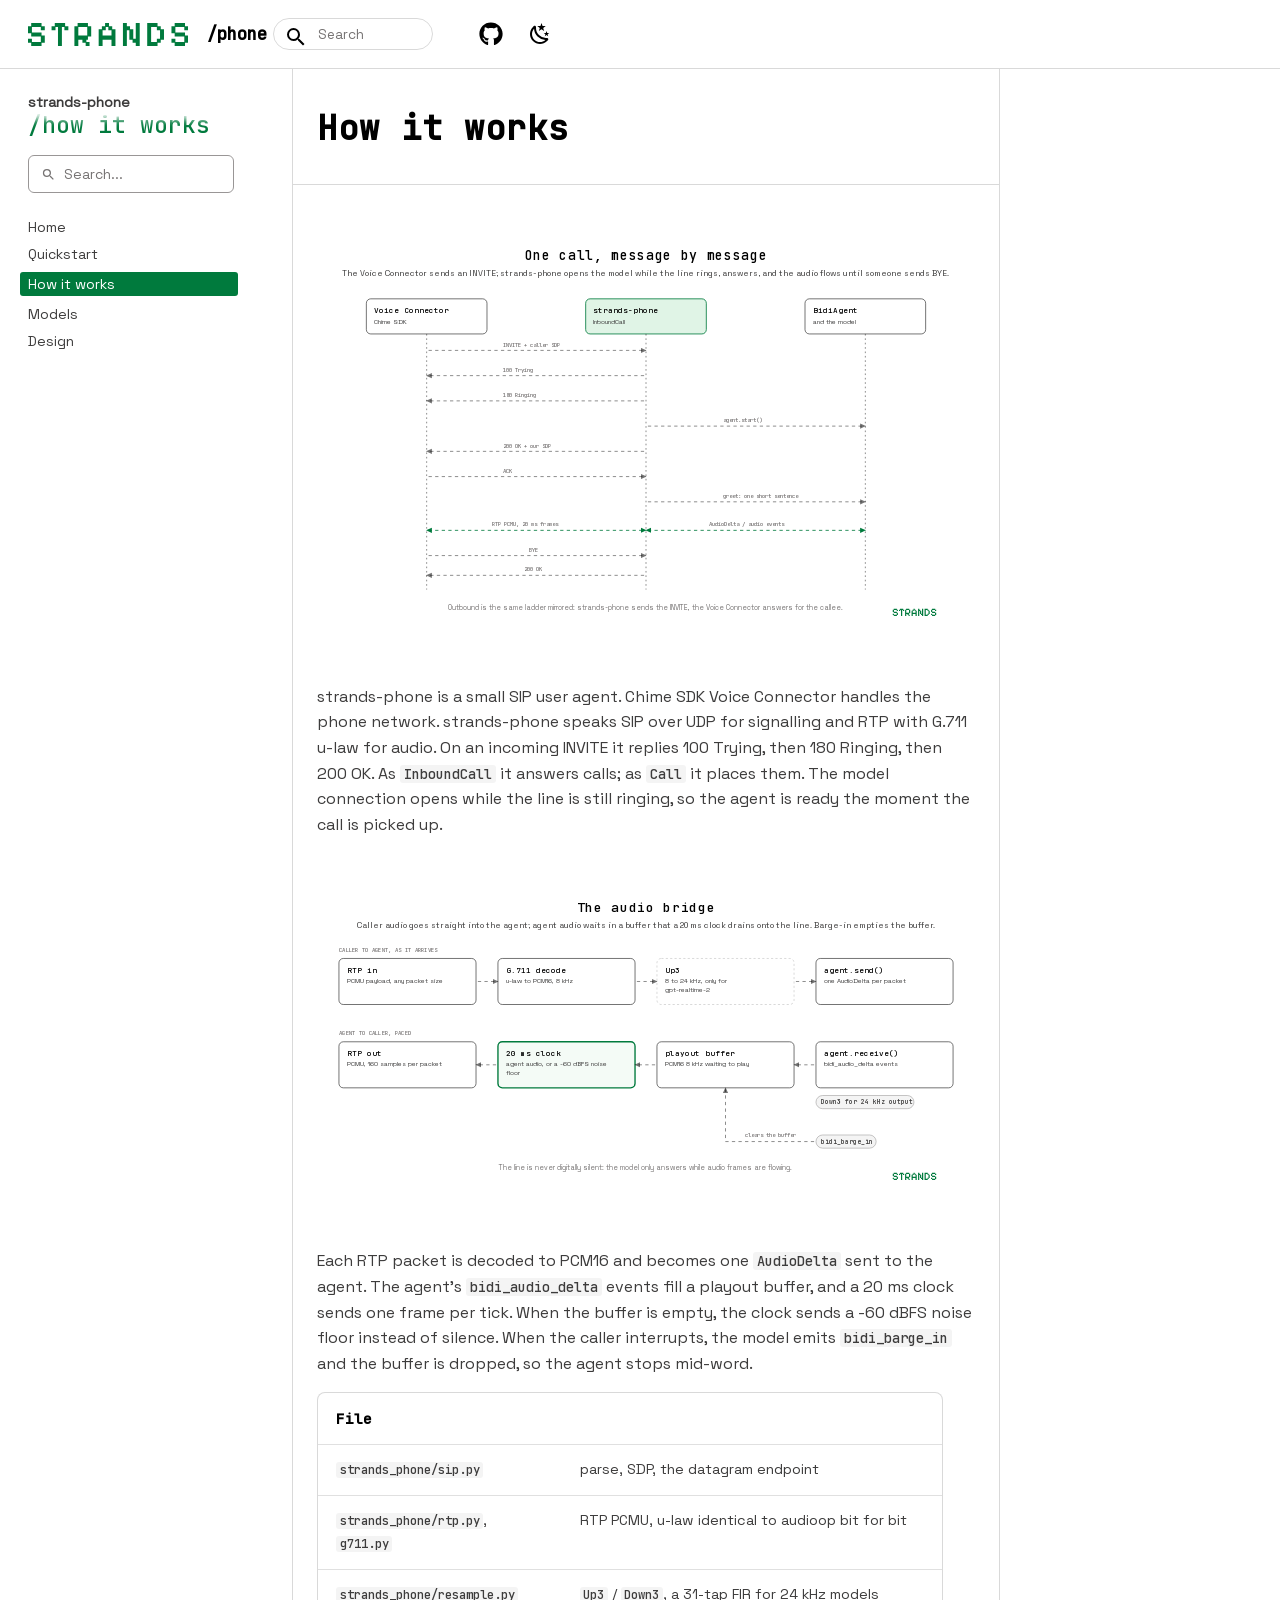
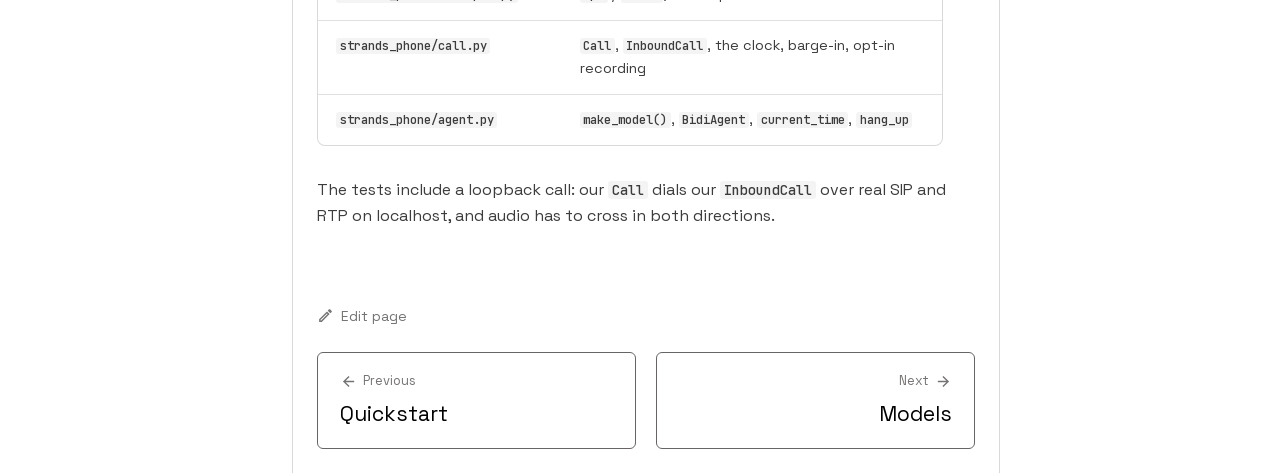
<file: how-it-works/index.html>
<!doctype html>
<html lang="en" class="no-js">
  <head>
    
      <meta charset="utf-8">
      <meta name="viewport" content="width=device-width,initial-scale=1">
      
        <meta name="description" content="A real phone number that rings a Strands BidiAgent.">
      
      
      
        <link rel="canonical" href="https://cagataycali.github.io/strands-phone/how-it-works/">
      
      
        <link rel="prev" href="../quickstart/">
      
      
        <link rel="next" href="../models/">
      
      
        
      
      
      <link rel="icon" href="../assets/img/mark.svg">
      <meta name="generator" content="mkdocs-1.6.1, mkdocs-material-9.7.7">
    
    
      
        <title>How it works - strands-phone</title>
      
    
    
      <link rel="stylesheet" href="../assets/stylesheets/main.ec1eaa64.min.css">
      
        
        <link rel="stylesheet" href="../assets/stylesheets/palette.ab4e12ef.min.css">
      
      


    
    
      
    
    
      
    
    
      <link rel="stylesheet" href="../stylesheets/extra.css">
    
    <script>__md_scope=new URL("..",location),__md_hash=e=>[...e].reduce(((e,_)=>(e<<5)-e+_.charCodeAt(0)),0),__md_get=(e,_=localStorage,t=__md_scope)=>JSON.parse(_.getItem(t.pathname+"."+e)),__md_set=(e,_,t=localStorage,a=__md_scope)=>{try{t.setItem(a.pathname+"."+e,JSON.stringify(_))}catch(e){}}</script>
    
      

    
    
  <meta property="og:type" content="website">
  <meta property="og:title" content="How it works | strands-phone">
  <meta property="og:description" content="A real phone number that rings a Strands BidiAgent.">
  <meta name="twitter:card" content="summary">

  </head>
  
  
    
    
      
    
    
    
    
    <body dir="ltr" data-md-color-scheme="paper" data-md-color-primary="custom" data-md-color-accent="custom">
  
    
    <input class="md-toggle" data-md-toggle="drawer" type="checkbox" id="__drawer" autocomplete="off">
    <input class="md-toggle" data-md-toggle="search" type="checkbox" id="__search" autocomplete="off">
    <label class="md-overlay" for="__drawer"></label>
    <div data-md-component="skip">
      
        
        <a href="#how-it-works" class="md-skip">
          Skip to content
        </a>
      
    </div>
    <div data-md-component="announce">
      
    </div>
    
    
      
<header class="md-header sr-header" data-md-component="header">
  <nav class="md-header__inner md-grid" aria-label="Header">
    <a href="https://strandsagents.com/" class="sr-brand" title="Strands Agents" aria-label="Strands Agents">
      <span class="sr-wordmark"><svg xmlns="http://www.w3.org/2000/svg" viewBox="0 0 1512 217" fill="currentColor" role="img" aria-label="STRANDS">
  <!-- Each glyph is shifted right by 30px * its index to widen the inter-letter
       spacing (the raw paths sit ~37px apart, which reads as squished at nav
       size). Bump the 30 to loosen further, or the viewBox width with it. -->
  <g transform="translate(0 0)"><path d="M30.2558 216.833V186.914H0V148.926H36.9794V179.182H121.023V127.075H30.2558V97.1548H0V29.9197H30.2558V0H127.747V29.9197H158.339V67.5714H121.023V37.9879H36.9794V89.759H127.747V119.006H158.339V186.914H127.747V216.833H30.2558Z"/></g>
  <g transform="translate(30 0)"><path d="M252.894 216.833V37.9879H229.361V67.5714H192.382V29.9197H222.638V0H320.129V29.9197H350.721V67.5714H313.405V37.9879H289.873V216.833H252.894Z"/></g>
  <g transform="translate(60 0)"><path d="M377.87 216.833V29.9197H408.125V0H505.617V29.9197H536.208V127.075H505.617V156.994H490.825V179.182H520.744V216.833H484.101V186.914H453.509V156.994H414.849V216.833H377.87ZM414.849 119.006H498.893V37.9879H414.849V119.006Z"/></g>
  <g transform="translate(90 0)"><path d="M576.818 216.833V59.5031H607.073V29.9197H637.329V0H674.309V29.9197H704.564V59.5031H735.156V216.833H697.841V156.994H613.797V216.833H576.818ZM613.797 119.006H697.841V67.5714H667.921V37.9879H643.717V67.5714H613.797V119.006Z"/></g>
  <g transform="translate(120 0)"><path d="M775.765 216.833V0H812.745V29.9197H842.664V59.5031H873.256V148.926H896.789V0H934.104V216.833H896.789V186.914H866.869V156.994H836.277V67.5714H812.745V216.833H775.765Z"/></g>
  <g transform="translate(150 0)"><path d="M974.713 216.833V0H1072.2V29.9197H1102.46V59.5031H1133.05V156.994H1102.46V186.914H1072.2V216.833H974.713ZM1011.69 179.182H1065.82V148.926H1095.74V67.5714H1065.82V37.9879H1011.69V179.182Z"/></g>
  <g transform="translate(180 0)"><path d="M1203.92 216.833V186.914H1173.66V148.926H1210.64V179.182H1294.68V127.075H1203.92V97.1548H1173.66V29.9197H1203.92V0H1301.41V29.9197H1332V67.5714H1294.68V37.9879H1210.64V89.759H1301.41V119.006H1332V186.914H1301.41V216.833H1203.92Z"/></g>
</svg></span>
    </a>
    <a href=".." class="sr-brand-project" title="strands-phone">/phone</a>
    <ul class="sr-nav">
      
        <li><a href="../quickstart/" class="sr-nav__link">Quickstart</a></li>
      
        <li><a href="./" class="sr-nav__link sr-nav__link--active">How it works</a></li>
      
        <li><a href="../models/" class="sr-nav__link">Models</a></li>
      
        <li><a href="../design/" class="sr-nav__link">Design</a></li>
      
    </ul>
    
      
      
        <label class="md-header__button md-icon" for="__search">
          <svg xmlns="http://www.w3.org/2000/svg" viewBox="0 0 24 24"><path d="M9.5 3A6.5 6.5 0 0 1 16 9.5c0 1.61-.59 3.09-1.56 4.23l.27.27h.79l5 5-1.5 1.5-5-5v-.79l-.27-.27A6.52 6.52 0 0 1 9.5 16 6.5 6.5 0 0 1 3 9.5 6.5 6.5 0 0 1 9.5 3m0 2C7 5 5 7 5 9.5S7 14 9.5 14 14 12 14 9.5 12 5 9.5 5"/></svg>
        </label>
        <div class="md-search" data-md-component="search" role="dialog">
  <label class="md-search__overlay" for="__search"></label>
  <div class="md-search__inner" role="search">
    <form class="md-search__form" name="search">
      <input type="text" class="md-search__input" name="query" aria-label="Search" placeholder="Search" autocapitalize="off" autocorrect="off" autocomplete="off" spellcheck="false" data-md-component="search-query" required>
      <label class="md-search__icon md-icon" for="__search">
        
        <svg xmlns="http://www.w3.org/2000/svg" viewBox="0 0 24 24"><path d="M9.5 3A6.5 6.5 0 0 1 16 9.5c0 1.61-.59 3.09-1.56 4.23l.27.27h.79l5 5-1.5 1.5-5-5v-.79l-.27-.27A6.52 6.52 0 0 1 9.5 16 6.5 6.5 0 0 1 3 9.5 6.5 6.5 0 0 1 9.5 3m0 2C7 5 5 7 5 9.5S7 14 9.5 14 14 12 14 9.5 12 5 9.5 5"/></svg>
        
        <svg xmlns="http://www.w3.org/2000/svg" viewBox="0 0 24 24"><path d="M20 11v2H8l5.5 5.5-1.42 1.42L4.16 12l7.92-7.92L13.5 5.5 8 11z"/></svg>
      </label>
      <nav class="md-search__options" aria-label="Search">
        
        <button type="reset" class="md-search__icon md-icon" title="Clear" aria-label="Clear" tabindex="-1">
          
          <svg xmlns="http://www.w3.org/2000/svg" viewBox="0 0 24 24"><path d="M19 6.41 17.59 5 12 10.59 6.41 5 5 6.41 10.59 12 5 17.59 6.41 19 12 13.41 17.59 19 19 17.59 13.41 12z"/></svg>
        </button>
      </nav>
      
        <div class="md-search__suggest" data-md-component="search-suggest"></div>
      
    </form>
    <div class="md-search__output">
      <div class="md-search__scrollwrap" tabindex="0" data-md-scrollfix>
        <div class="md-search-result" data-md-component="search-result">
          <div class="md-search-result__meta">
            Initializing search
          </div>
          <ol class="md-search-result__list" role="presentation"></ol>
        </div>
      </div>
    </div>
  </div>
</div>
      
    
    <div class="md-header__source">
      <a href="https://github.com/cagataycali/strands-phone" title="Go to repository" class="md-source" data-md-component="source">
  <div class="md-source__icon md-icon">
    
    <svg xmlns="http://www.w3.org/2000/svg" viewBox="0 0 512 512"><!--! Font Awesome Free 7.1.0 by @fontawesome - https://fontawesome.com License - https://fontawesome.com/license/free (Icons: CC BY 4.0, Fonts: SIL OFL 1.1, Code: MIT License) Copyright 2025 Fonticons, Inc.--><path d="M173.9 397.4c0 2-2.3 3.6-5.2 3.6-3.3.3-5.6-1.3-5.6-3.6 0-2 2.3-3.6 5.2-3.6 3-.3 5.6 1.3 5.6 3.6m-31.1-4.5c-.7 2 1.3 4.3 4.3 4.9 2.6 1 5.6 0 6.2-2s-1.3-4.3-4.3-5.2c-2.6-.7-5.5.3-6.2 2.3m44.2-1.7c-2.9.7-4.9 2.6-4.6 4.9.3 2 2.9 3.3 5.9 2.6 2.9-.7 4.9-2.6 4.6-4.6-.3-1.9-3-3.2-5.9-2.9M252.8 8C114.1 8 8 113.3 8 252c0 110.9 69.8 205.8 169.5 239.2 12.8 2.3 17.3-5.6 17.3-12.1 0-6.2-.3-40.4-.3-61.4 0 0-70 15-84.7-29.8 0 0-11.4-29.1-27.8-36.6 0 0-22.9-15.7 1.6-15.4 0 0 24.9 2 38.6 25.8 21.9 38.6 58.6 27.5 72.9 20.9 2.3-16 8.8-27.1 16-33.7-55.9-6.2-112.3-14.3-112.3-110.5 0-27.5 7.6-41.3 23.6-58.9-2.6-6.5-11.1-33.3 2.6-67.9 20.9-6.5 69 27 69 27 20-5.6 41.5-8.5 62.8-8.5s42.8 2.9 62.8 8.5c0 0 48.1-33.6 69-27 13.7 34.7 5.2 61.4 2.6 67.9 16 17.7 25.8 31.5 25.8 58.9 0 96.5-58.9 104.2-114.8 110.5 9.2 7.9 17 22.9 17 46.4 0 33.7-.3 75.4-.3 83.6 0 6.5 4.6 14.4 17.3 12.1C436.2 457.8 504 362.9 504 252 504 113.3 391.5 8 252.8 8M105.2 352.9c-1.3 1-1 3.3.7 5.2 1.6 1.6 3.9 2.3 5.2 1 1.3-1 1-3.3-.7-5.2-1.6-1.6-3.9-2.3-5.2-1m-10.8-8.1c-.7 1.3.3 2.9 2.3 3.9 1.6 1 3.6.7 4.3-.7.7-1.3-.3-2.9-2.3-3.9-2-.6-3.6-.3-4.3.7m32.4 35.6c-1.6 1.3-1 4.3 1.3 6.2 2.3 2.3 5.2 2.6 6.5 1 1.3-1.3.7-4.3-1.3-6.2-2.2-2.3-5.2-2.6-6.5-1m-11.4-14.7c-1.6 1-1.6 3.6 0 5.9s4.3 3.3 5.6 2.3c1.6-1.3 1.6-3.9 0-6.2-1.4-2.3-4-3.3-5.6-2"/></svg>
  </div>
  <div class="md-source__repository">
    cagataycali/strands-phone
  </div>
</a>
    </div>
    
      
        <form class="md-header__option" data-md-component="palette">
  
    
    
    
    <input class="md-option" data-md-color-media="(prefers-color-scheme: light)" data-md-color-scheme="paper" data-md-color-primary="custom" data-md-color-accent="custom"  aria-label="Dark"  type="radio" name="__palette" id="__palette_0">
    
      <label class="md-header__button md-icon" title="Dark" for="__palette_1" hidden>
        <svg xmlns="http://www.w3.org/2000/svg" viewBox="0 0 24 24"><path d="m17.75 4.09-2.53 1.94.91 3.06-2.63-1.81-2.63 1.81.91-3.06-2.53-1.94L12.44 4l1.06-3 1.06 3zm3.5 6.91-1.64 1.25.59 1.98-1.7-1.17-1.7 1.17.59-1.98L15.75 11l2.06-.05L18.5 9l.69 1.95zm-2.28 4.95c.83-.08 1.72 1.1 1.19 1.85-.32.45-.66.87-1.08 1.27C15.17 23 8.84 23 4.94 19.07c-3.91-3.9-3.91-10.24 0-14.14.4-.4.82-.76 1.27-1.08.75-.53 1.93.36 1.85 1.19-.27 2.86.69 5.83 2.89 8.02a9.96 9.96 0 0 0 8.02 2.89m-1.64 2.02a12.08 12.08 0 0 1-7.8-3.47c-2.17-2.19-3.33-5-3.49-7.82-2.81 3.14-2.7 7.96.31 10.98 3.02 3.01 7.84 3.12 10.98.31"/></svg>
      </label>
    
  
    
    
    
    <input class="md-option" data-md-color-media="(prefers-color-scheme: dark)" data-md-color-scheme="slate" data-md-color-primary="custom" data-md-color-accent="custom"  aria-label="Paper"  type="radio" name="__palette" id="__palette_1">
    
      <label class="md-header__button md-icon" title="Paper" for="__palette_0" hidden>
        <svg xmlns="http://www.w3.org/2000/svg" viewBox="0 0 24 24"><path d="M12 7a5 5 0 0 1 5 5 5 5 0 0 1-5 5 5 5 0 0 1-5-5 5 5 0 0 1 5-5m0 2a3 3 0 0 0-3 3 3 3 0 0 0 3 3 3 3 0 0 0 3-3 3 3 0 0 0-3-3m0-7 2.39 3.42C13.65 5.15 12.84 5 12 5s-1.65.15-2.39.42zM3.34 7l4.16-.35A7.2 7.2 0 0 0 5.94 8.5c-.44.74-.69 1.5-.83 2.29zm.02 10 1.76-3.77a7.131 7.131 0 0 0 2.38 4.14zM20.65 7l-1.77 3.79a7.02 7.02 0 0 0-2.38-4.15zm-.01 10-4.14.36c.59-.51 1.12-1.14 1.54-1.86.42-.73.69-1.5.83-2.29zM12 22l-2.41-3.44c.74.27 1.55.44 2.41.44.82 0 1.63-.17 2.37-.44z"/></svg>
      </label>
    
  
</form>
      
    
    
      <script>var palette=__md_get("__palette");if(palette&&palette.color){if("(prefers-color-scheme)"===palette.color.media){var media=matchMedia("(prefers-color-scheme: light)"),input=document.querySelector(media.matches?"[data-md-color-media='(prefers-color-scheme: light)']":"[data-md-color-media='(prefers-color-scheme: dark)']");palette.color.media=input.getAttribute("data-md-color-media"),palette.color.scheme=input.getAttribute("data-md-color-scheme"),palette.color.primary=input.getAttribute("data-md-color-primary"),palette.color.accent=input.getAttribute("data-md-color-accent")}for(var[key,value]of Object.entries(palette.color))document.body.setAttribute("data-md-color-"+key,value)}</script>
    
    <label class="md-header__button md-icon sr-menu" for="__drawer">
      <svg xmlns="http://www.w3.org/2000/svg" viewBox="0 0 24 24"><path d="M3 6h18v2H3zm0 5h18v2H3zm0 5h18v2H3z"/></svg>
    </label>
  </nav>
</header>
    
    <div class="md-container" data-md-component="container">
      
      
        
          
        
      
      <main class="md-main" data-md-component="main">
        <div class="md-main__inner md-grid">
          
            
              
              <div class="md-sidebar md-sidebar--primary" data-md-component="sidebar" data-md-type="navigation" >
                <div class="md-sidebar__scrollwrap">
                  <div class="md-sidebar__inner">
                    



<nav class="md-nav md-nav--primary" aria-label="Navigation" data-md-level="0">
  <label class="md-nav__title" for="__drawer">
    <a href=".." title="strands-phone" class="md-nav__button md-logo" aria-label="strands-phone" data-md-component="logo">
      <span class="sr-wordmark"><svg xmlns="http://www.w3.org/2000/svg" viewBox="0 0 1512 217" fill="currentColor" role="img" aria-label="STRANDS">
  <!-- Each glyph is shifted right by 30px * its index to widen the inter-letter
       spacing (the raw paths sit ~37px apart, which reads as squished at nav
       size). Bump the 30 to loosen further, or the viewBox width with it. -->
  <g transform="translate(0 0)"><path d="M30.2558 216.833V186.914H0V148.926H36.9794V179.182H121.023V127.075H30.2558V97.1548H0V29.9197H30.2558V0H127.747V29.9197H158.339V67.5714H121.023V37.9879H36.9794V89.759H127.747V119.006H158.339V186.914H127.747V216.833H30.2558Z"/></g>
  <g transform="translate(30 0)"><path d="M252.894 216.833V37.9879H229.361V67.5714H192.382V29.9197H222.638V0H320.129V29.9197H350.721V67.5714H313.405V37.9879H289.873V216.833H252.894Z"/></g>
  <g transform="translate(60 0)"><path d="M377.87 216.833V29.9197H408.125V0H505.617V29.9197H536.208V127.075H505.617V156.994H490.825V179.182H520.744V216.833H484.101V186.914H453.509V156.994H414.849V216.833H377.87ZM414.849 119.006H498.893V37.9879H414.849V119.006Z"/></g>
  <g transform="translate(90 0)"><path d="M576.818 216.833V59.5031H607.073V29.9197H637.329V0H674.309V29.9197H704.564V59.5031H735.156V216.833H697.841V156.994H613.797V216.833H576.818ZM613.797 119.006H697.841V67.5714H667.921V37.9879H643.717V67.5714H613.797V119.006Z"/></g>
  <g transform="translate(120 0)"><path d="M775.765 216.833V0H812.745V29.9197H842.664V59.5031H873.256V148.926H896.789V0H934.104V216.833H896.789V186.914H866.869V156.994H836.277V67.5714H812.745V216.833H775.765Z"/></g>
  <g transform="translate(150 0)"><path d="M974.713 216.833V0H1072.2V29.9197H1102.46V59.5031H1133.05V156.994H1102.46V186.914H1072.2V216.833H974.713ZM1011.69 179.182H1065.82V148.926H1095.74V67.5714H1065.82V37.9879H1011.69V179.182Z"/></g>
  <g transform="translate(180 0)"><path d="M1203.92 216.833V186.914H1173.66V148.926H1210.64V179.182H1294.68V127.075H1203.92V97.1548H1173.66V29.9197H1203.92V0H1301.41V29.9197H1332V67.5714H1294.68V37.9879H1210.64V89.759H1301.41V119.006H1332V186.914H1301.41V216.833H1203.92Z"/></g>
</svg></span><span class="sr-project">/phone</span>
    </a>
    strands-phone
  </label><div class="sr-sidehead">
    
      
      <a class="sr-sidehead__label" href="./">/how it works</a>
    
    <label class="sr-sidehead__search" for="__search"><svg xmlns="http://www.w3.org/2000/svg" viewBox="0 0 24 24"><path d="M9.5 3A6.5 6.5 0 0 1 16 9.5c0 1.61-.59 3.09-1.56 4.23l.27.27h.79l5 5-1.5 1.5-5-5v-.79l-.27-.27A6.52 6.52 0 0 1 9.5 16 6.5 6.5 0 0 1 3 9.5 6.5 6.5 0 0 1 9.5 3m0 2C7 5 5 7 5 9.5S7 14 9.5 14 14 12 14 9.5 12 5 9.5 5"/></svg><span>Search...</span></label>
  </div>
  
    <div class="md-nav__source">
      <a href="https://github.com/cagataycali/strands-phone" title="Go to repository" class="md-source" data-md-component="source">
  <div class="md-source__icon md-icon">
    
    <svg xmlns="http://www.w3.org/2000/svg" viewBox="0 0 512 512"><!--! Font Awesome Free 7.1.0 by @fontawesome - https://fontawesome.com License - https://fontawesome.com/license/free (Icons: CC BY 4.0, Fonts: SIL OFL 1.1, Code: MIT License) Copyright 2025 Fonticons, Inc.--><path d="M173.9 397.4c0 2-2.3 3.6-5.2 3.6-3.3.3-5.6-1.3-5.6-3.6 0-2 2.3-3.6 5.2-3.6 3-.3 5.6 1.3 5.6 3.6m-31.1-4.5c-.7 2 1.3 4.3 4.3 4.9 2.6 1 5.6 0 6.2-2s-1.3-4.3-4.3-5.2c-2.6-.7-5.5.3-6.2 2.3m44.2-1.7c-2.9.7-4.9 2.6-4.6 4.9.3 2 2.9 3.3 5.9 2.6 2.9-.7 4.9-2.6 4.6-4.6-.3-1.9-3-3.2-5.9-2.9M252.8 8C114.1 8 8 113.3 8 252c0 110.9 69.8 205.8 169.5 239.2 12.8 2.3 17.3-5.6 17.3-12.1 0-6.2-.3-40.4-.3-61.4 0 0-70 15-84.7-29.8 0 0-11.4-29.1-27.8-36.6 0 0-22.9-15.7 1.6-15.4 0 0 24.9 2 38.6 25.8 21.9 38.6 58.6 27.5 72.9 20.9 2.3-16 8.8-27.1 16-33.7-55.9-6.2-112.3-14.3-112.3-110.5 0-27.5 7.6-41.3 23.6-58.9-2.6-6.5-11.1-33.3 2.6-67.9 20.9-6.5 69 27 69 27 20-5.6 41.5-8.5 62.8-8.5s42.8 2.9 62.8 8.5c0 0 48.1-33.6 69-27 13.7 34.7 5.2 61.4 2.6 67.9 16 17.7 25.8 31.5 25.8 58.9 0 96.5-58.9 104.2-114.8 110.5 9.2 7.9 17 22.9 17 46.4 0 33.7-.3 75.4-.3 83.6 0 6.5 4.6 14.4 17.3 12.1C436.2 457.8 504 362.9 504 252 504 113.3 391.5 8 252.8 8M105.2 352.9c-1.3 1-1 3.3.7 5.2 1.6 1.6 3.9 2.3 5.2 1 1.3-1 1-3.3-.7-5.2-1.6-1.6-3.9-2.3-5.2-1m-10.8-8.1c-.7 1.3.3 2.9 2.3 3.9 1.6 1 3.6.7 4.3-.7.7-1.3-.3-2.9-2.3-3.9-2-.6-3.6-.3-4.3.7m32.4 35.6c-1.6 1.3-1 4.3 1.3 6.2 2.3 2.3 5.2 2.6 6.5 1 1.3-1.3.7-4.3-1.3-6.2-2.2-2.3-5.2-2.6-6.5-1m-11.4-14.7c-1.6 1-1.6 3.6 0 5.9s4.3 3.3 5.6 2.3c1.6-1.3 1.6-3.9 0-6.2-1.4-2.3-4-3.3-5.6-2"/></svg>
  </div>
  <div class="md-source__repository">
    cagataycali/strands-phone
  </div>
</a>
    </div>
  
  <ul class="md-nav__list" data-md-scrollfix>
    
      
      
  
  
  
  
    <li class="md-nav__item">
      <a href=".." class="md-nav__link">
        
  
  
  <span class="md-ellipsis">
    
  
    Home
  

    
  </span>
  
  

      </a>
    </li>
  

    
      
      
  
  
  
  
    <li class="md-nav__item">
      <a href="../quickstart/" class="md-nav__link">
        
  
  
  <span class="md-ellipsis">
    
  
    Quickstart
  

    
  </span>
  
  

      </a>
    </li>
  

    
      
      
  
  
    
  
  
  
    <li class="md-nav__item md-nav__item--active">
      
      <input class="md-nav__toggle md-toggle" type="checkbox" id="__toc">
      
      
        
      
      
      <a href="./" class="md-nav__link md-nav__link--active">
        
  
  
  <span class="md-ellipsis">
    
  
    How it works
  

    
  </span>
  
  

      </a>
      
    </li>
  

    
      
      
  
  
  
  
    <li class="md-nav__item">
      <a href="../models/" class="md-nav__link">
        
  
  
  <span class="md-ellipsis">
    
  
    Models
  

    
  </span>
  
  

      </a>
    </li>
  

    
      
      
  
  
  
  
    <li class="md-nav__item">
      <a href="../design/" class="md-nav__link">
        
  
  
  <span class="md-ellipsis">
    
  
    Design
  

    
  </span>
  
  

      </a>
    </li>
  

    
  </ul>
</nav>
                  </div>
                </div>
              </div>
            
            
              
              <div class="md-sidebar md-sidebar--secondary" data-md-component="sidebar" data-md-type="toc" >
                <div class="md-sidebar__scrollwrap">
                  <div class="md-sidebar__inner">
                    

  

<nav class="md-nav md-nav--secondary" aria-label="On this page">
  
  
  
    
  
  
</nav>
                  </div>
                </div>
              </div>
            
          
          
            <div class="md-content" data-md-component="content">
              
              <article class="md-content__inner md-typeset">
                
  
    
                  


  
  





  
  <h1 id="how-it-works">How it works<a class="headerlink" href="#how-it-works" title="Permanent link">&para;</a></h1>
  <div class="sr-pagehead">
    
    
  </div>
  
<figure class="sr-draw">
<p><img alt="SIP ladder of one inbound call" class="sr-draw--paper" src="../assets/drawings/p02_one_call.paper.svg" />
<img alt="" class="sr-draw--dark" src="../assets/drawings/p02_one_call.dark.svg" /></p>
</figure>
<p>strands-phone is a small SIP user agent. Chime SDK Voice Connector handles the phone network. strands-phone speaks SIP over UDP for signalling and RTP with G.711 u-law for audio. On an incoming INVITE it replies 100 Trying, then 180 Ringing, then 200 OK. As <code>InboundCall</code> it answers calls; as <code>Call</code> it places them. The model connection opens while the line is still ringing, so the agent is ready the moment the call is picked up.</p>
<figure class="sr-draw">
<p><img alt="The audio bridge: caller audio into the agent, agent audio paced onto the line" class="sr-draw--paper" src="../assets/drawings/p03_audio_bridge.paper.svg" />
<img alt="" class="sr-draw--dark" src="../assets/drawings/p03_audio_bridge.dark.svg" /></p>
</figure>
<p>Each RTP packet is decoded to PCM16 and becomes one <code>AudioDelta</code> sent to the agent. The agent's <code>bidi_audio_delta</code> events fill a playout buffer, and a 20 ms clock sends one frame per tick. When the buffer is empty, the clock sends a -60 dBFS noise floor instead of silence. When the caller interrupts, the model emits <code>bidi_barge_in</code> and the buffer is dropped, so the agent stops mid-word.</p>
<table>
<thead>
<tr>
<th>File</th>
<th></th>
</tr>
</thead>
<tbody>
<tr>
<td><code>strands_phone/sip.py</code></td>
<td>parse, SDP, the datagram endpoint</td>
</tr>
<tr>
<td><code>strands_phone/rtp.py</code>, <code>g711.py</code></td>
<td>RTP PCMU, u-law identical to audioop bit for bit</td>
</tr>
<tr>
<td><code>strands_phone/resample.py</code></td>
<td><code>Up3</code> / <code>Down3</code>, a 31-tap FIR for 24 kHz models</td>
</tr>
<tr>
<td><code>strands_phone/call.py</code></td>
<td><code>Call</code>, <code>InboundCall</code>, the clock, barge-in, opt-in recording</td>
</tr>
<tr>
<td><code>strands_phone/agent.py</code></td>
<td><code>make_model()</code>, <code>BidiAgent</code>, <code>current_time</code>, <code>hang_up</code></td>
</tr>
</tbody>
</table>
<p>The tests include a loopback call: our <code>Call</code> dials our <code>InboundCall</code> over real SIP and RTP on localhost, and audio has to cross in both directions.</p>
  
  <a href="https://github.com/cagataycali/strands-phone/edit/main/docs/how-it-works.md" class="sr-edit" rel="edit"><svg xmlns="http://www.w3.org/2000/svg" viewBox="0 0 24 24"><path d="m14.06 9 .94.94L5.92 19H5v-.92zm3.6-6c-.25 0-.51.1-.7.29l-1.83 1.83 3.75 3.75 1.83-1.83c.39-.39.39-1.04 0-1.41l-2.34-2.34c-.2-.2-.45-.29-.71-.29m-3.6 3.19L3 17.25V21h3.75L17.81 9.94z"/></svg>Edit page</a>


  <nav class="sr-pager" aria-label="Footer">
    
      <a href="../quickstart/" class="sr-pager__link sr-pager__link--prev" rel="prev">
        <span class="sr-pager__dir"><svg xmlns="http://www.w3.org/2000/svg" viewBox="0 0 24 24"><path d="M20 11v2H8l5.5 5.5-1.42 1.42L4.16 12l7.92-7.92L13.5 5.5 8 11z"/></svg>Previous</span>
        <span class="sr-pager__title">Quickstart</span>
      </a>
    
    
      <a href="../models/" class="sr-pager__link sr-pager__link--next" rel="next">
        <span class="sr-pager__dir">Next<svg xmlns="http://www.w3.org/2000/svg" viewBox="0 0 24 24"><path d="M4 11v2h12l-5.5 5.5 1.42 1.42L19.84 12l-7.92-7.92L10.5 5.5 16 11z"/></svg></span>
        <span class="sr-pager__title">Models</span>
      </a>
    
  </nav>














                
  

              </article>
            </div>
          
          
<script>var target=document.getElementById(location.hash.slice(1));target&&target.name&&(target.checked=target.name.startsWith("__tabbed_"))</script>
        </div>
        
          <button type="button" class="md-top md-icon" data-md-component="top" hidden>
  
  <svg xmlns="http://www.w3.org/2000/svg" viewBox="0 0 24 24"><path d="M13 20h-2V8l-5.5 5.5-1.42-1.42L12 4.16l7.92 7.92-1.42 1.42L13 8z"/></svg>
  Back to top
</button>
        
      </main>
      
        
      
    </div>
    <div class="md-dialog" data-md-component="dialog">
      <div class="md-dialog__inner md-typeset"></div>
    </div>
    
    
    
      
      
      <script id="__config" type="application/json">{"annotate": null, "base": "..", "features": ["navigation.indexes", "navigation.top", "navigation.tracking", "content.code.copy", "search.suggest", "search.highlight", "toc.follow"], "search": "../assets/javascripts/workers/search.2c215733.min.js", "tags": null, "translations": {"clipboard.copied": "Copied to clipboard", "clipboard.copy": "Copy to clipboard", "search.result.more.one": "1 more on this page", "search.result.more.other": "# more on this page", "search.result.none": "No matching documents", "search.result.one": "1 matching document", "search.result.other": "# matching documents", "search.result.placeholder": "Type to start searching", "search.result.term.missing": "Missing", "select.version": "Select version"}, "version": null}</script>
    
    
      <script src="../assets/javascripts/bundle.d7400e89.min.js"></script>
      
        <script src="../assets/site.js"></script>
      
    
  </body>
</html>
</file>
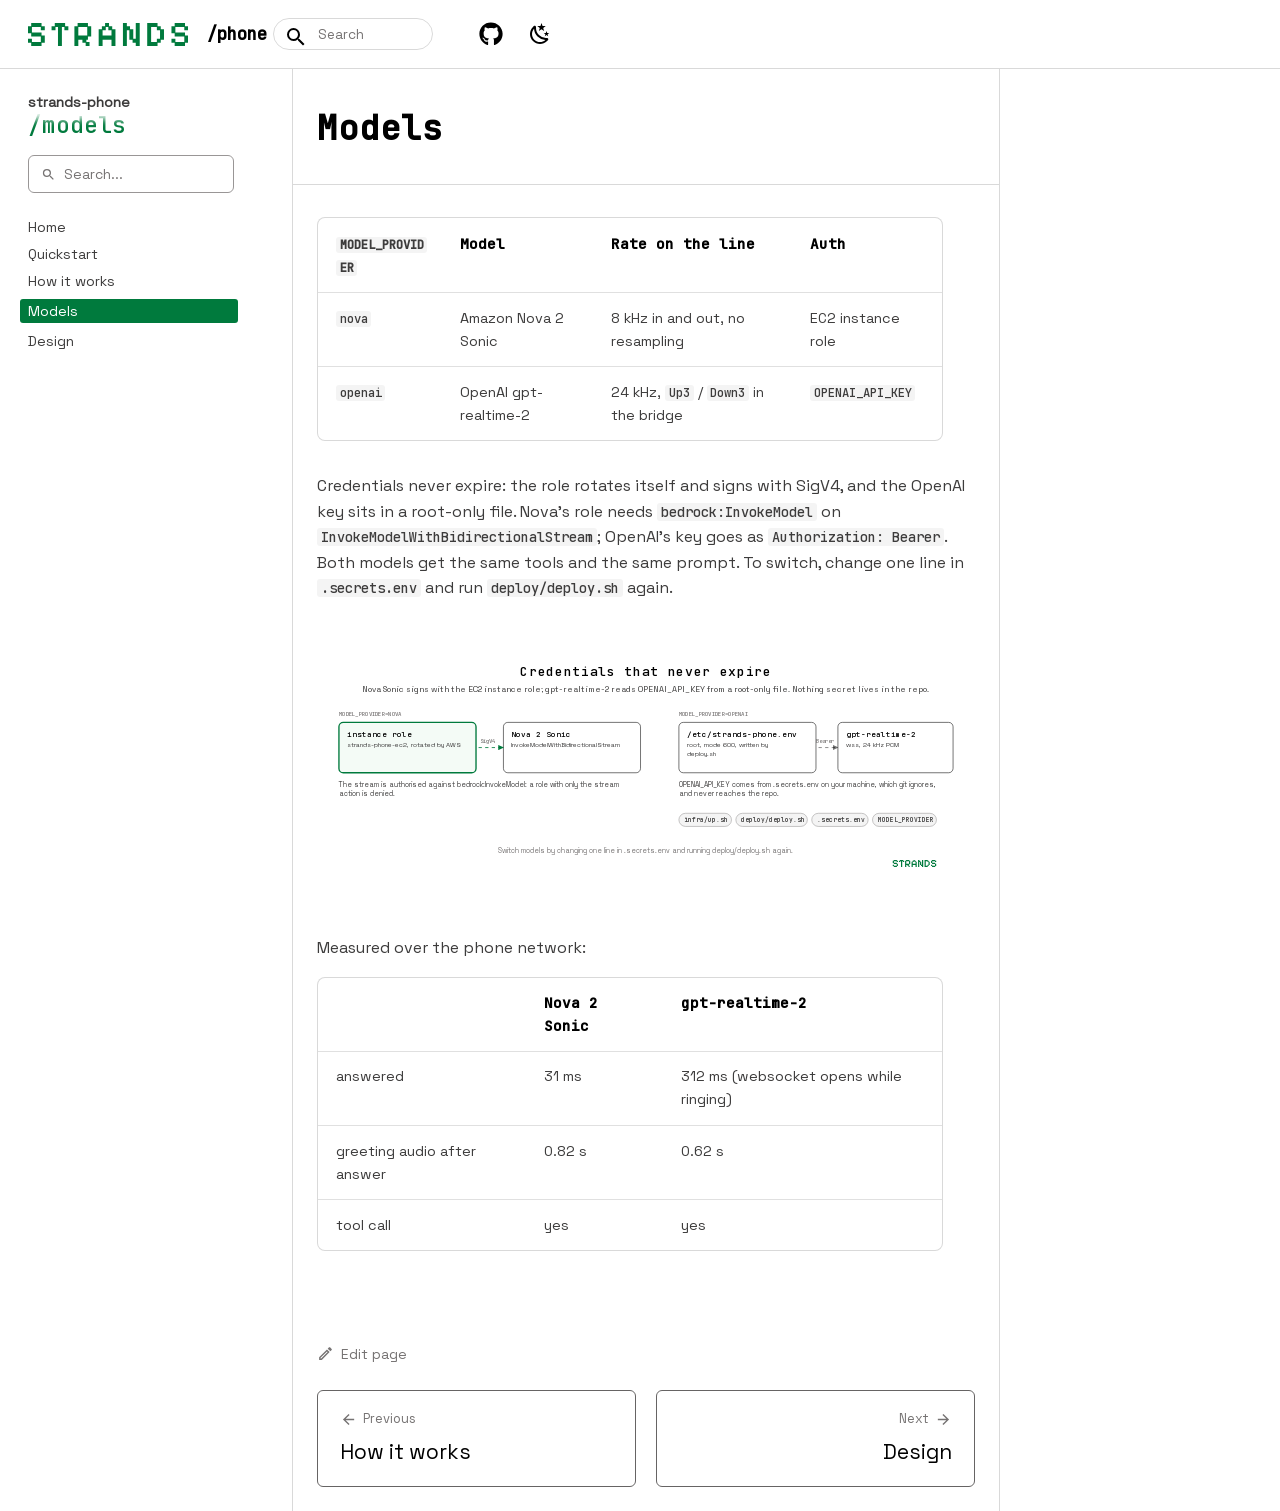
<file: models/index.html>
<!doctype html>
<html lang="en" class="no-js">
  <head>
    
      <meta charset="utf-8">
      <meta name="viewport" content="width=device-width,initial-scale=1">
      
        <meta name="description" content="A real phone number that rings a Strands BidiAgent.">
      
      
      
        <link rel="canonical" href="https://cagataycali.github.io/strands-phone/models/">
      
      
        <link rel="prev" href="../how-it-works/">
      
      
        <link rel="next" href="../design/">
      
      
        
      
      
      <link rel="icon" href="../assets/img/mark.svg">
      <meta name="generator" content="mkdocs-1.6.1, mkdocs-material-9.7.7">
    
    
      
        <title>Models - strands-phone</title>
      
    
    
      <link rel="stylesheet" href="../assets/stylesheets/main.ec1eaa64.min.css">
      
        
        <link rel="stylesheet" href="../assets/stylesheets/palette.ab4e12ef.min.css">
      
      


    
    
      
    
    
      
    
    
      <link rel="stylesheet" href="../stylesheets/extra.css">
    
    <script>__md_scope=new URL("..",location),__md_hash=e=>[...e].reduce(((e,_)=>(e<<5)-e+_.charCodeAt(0)),0),__md_get=(e,_=localStorage,t=__md_scope)=>JSON.parse(_.getItem(t.pathname+"."+e)),__md_set=(e,_,t=localStorage,a=__md_scope)=>{try{t.setItem(a.pathname+"."+e,JSON.stringify(_))}catch(e){}}</script>
    
      

    
    
  <meta property="og:type" content="website">
  <meta property="og:title" content="Models | strands-phone">
  <meta property="og:description" content="A real phone number that rings a Strands BidiAgent.">
  <meta name="twitter:card" content="summary">

  </head>
  
  
    
    
      
    
    
    
    
    <body dir="ltr" data-md-color-scheme="paper" data-md-color-primary="custom" data-md-color-accent="custom">
  
    
    <input class="md-toggle" data-md-toggle="drawer" type="checkbox" id="__drawer" autocomplete="off">
    <input class="md-toggle" data-md-toggle="search" type="checkbox" id="__search" autocomplete="off">
    <label class="md-overlay" for="__drawer"></label>
    <div data-md-component="skip">
      
        
        <a href="#models" class="md-skip">
          Skip to content
        </a>
      
    </div>
    <div data-md-component="announce">
      
    </div>
    
    
      
<header class="md-header sr-header" data-md-component="header">
  <nav class="md-header__inner md-grid" aria-label="Header">
    <a href="https://strandsagents.com/" class="sr-brand" title="Strands Agents" aria-label="Strands Agents">
      <span class="sr-wordmark"><svg xmlns="http://www.w3.org/2000/svg" viewBox="0 0 1512 217" fill="currentColor" role="img" aria-label="STRANDS">
  <!-- Each glyph is shifted right by 30px * its index to widen the inter-letter
       spacing (the raw paths sit ~37px apart, which reads as squished at nav
       size). Bump the 30 to loosen further, or the viewBox width with it. -->
  <g transform="translate(0 0)"><path d="M30.2558 216.833V186.914H0V148.926H36.9794V179.182H121.023V127.075H30.2558V97.1548H0V29.9197H30.2558V0H127.747V29.9197H158.339V67.5714H121.023V37.9879H36.9794V89.759H127.747V119.006H158.339V186.914H127.747V216.833H30.2558Z"/></g>
  <g transform="translate(30 0)"><path d="M252.894 216.833V37.9879H229.361V67.5714H192.382V29.9197H222.638V0H320.129V29.9197H350.721V67.5714H313.405V37.9879H289.873V216.833H252.894Z"/></g>
  <g transform="translate(60 0)"><path d="M377.87 216.833V29.9197H408.125V0H505.617V29.9197H536.208V127.075H505.617V156.994H490.825V179.182H520.744V216.833H484.101V186.914H453.509V156.994H414.849V216.833H377.87ZM414.849 119.006H498.893V37.9879H414.849V119.006Z"/></g>
  <g transform="translate(90 0)"><path d="M576.818 216.833V59.5031H607.073V29.9197H637.329V0H674.309V29.9197H704.564V59.5031H735.156V216.833H697.841V156.994H613.797V216.833H576.818ZM613.797 119.006H697.841V67.5714H667.921V37.9879H643.717V67.5714H613.797V119.006Z"/></g>
  <g transform="translate(120 0)"><path d="M775.765 216.833V0H812.745V29.9197H842.664V59.5031H873.256V148.926H896.789V0H934.104V216.833H896.789V186.914H866.869V156.994H836.277V67.5714H812.745V216.833H775.765Z"/></g>
  <g transform="translate(150 0)"><path d="M974.713 216.833V0H1072.2V29.9197H1102.46V59.5031H1133.05V156.994H1102.46V186.914H1072.2V216.833H974.713ZM1011.69 179.182H1065.82V148.926H1095.74V67.5714H1065.82V37.9879H1011.69V179.182Z"/></g>
  <g transform="translate(180 0)"><path d="M1203.92 216.833V186.914H1173.66V148.926H1210.64V179.182H1294.68V127.075H1203.92V97.1548H1173.66V29.9197H1203.92V0H1301.41V29.9197H1332V67.5714H1294.68V37.9879H1210.64V89.759H1301.41V119.006H1332V186.914H1301.41V216.833H1203.92Z"/></g>
</svg></span>
    </a>
    <a href=".." class="sr-brand-project" title="strands-phone">/phone</a>
    <ul class="sr-nav">
      
        <li><a href="../quickstart/" class="sr-nav__link">Quickstart</a></li>
      
        <li><a href="../how-it-works/" class="sr-nav__link">How it works</a></li>
      
        <li><a href="./" class="sr-nav__link sr-nav__link--active">Models</a></li>
      
        <li><a href="../design/" class="sr-nav__link">Design</a></li>
      
    </ul>
    
      
      
        <label class="md-header__button md-icon" for="__search">
          <svg xmlns="http://www.w3.org/2000/svg" viewBox="0 0 24 24"><path d="M9.5 3A6.5 6.5 0 0 1 16 9.5c0 1.61-.59 3.09-1.56 4.23l.27.27h.79l5 5-1.5 1.5-5-5v-.79l-.27-.27A6.52 6.52 0 0 1 9.5 16 6.5 6.5 0 0 1 3 9.5 6.5 6.5 0 0 1 9.5 3m0 2C7 5 5 7 5 9.5S7 14 9.5 14 14 12 14 9.5 12 5 9.5 5"/></svg>
        </label>
        <div class="md-search" data-md-component="search" role="dialog">
  <label class="md-search__overlay" for="__search"></label>
  <div class="md-search__inner" role="search">
    <form class="md-search__form" name="search">
      <input type="text" class="md-search__input" name="query" aria-label="Search" placeholder="Search" autocapitalize="off" autocorrect="off" autocomplete="off" spellcheck="false" data-md-component="search-query" required>
      <label class="md-search__icon md-icon" for="__search">
        
        <svg xmlns="http://www.w3.org/2000/svg" viewBox="0 0 24 24"><path d="M9.5 3A6.5 6.5 0 0 1 16 9.5c0 1.61-.59 3.09-1.56 4.23l.27.27h.79l5 5-1.5 1.5-5-5v-.79l-.27-.27A6.52 6.52 0 0 1 9.5 16 6.5 6.5 0 0 1 3 9.5 6.5 6.5 0 0 1 9.5 3m0 2C7 5 5 7 5 9.5S7 14 9.5 14 14 12 14 9.5 12 5 9.5 5"/></svg>
        
        <svg xmlns="http://www.w3.org/2000/svg" viewBox="0 0 24 24"><path d="M20 11v2H8l5.5 5.5-1.42 1.42L4.16 12l7.92-7.92L13.5 5.5 8 11z"/></svg>
      </label>
      <nav class="md-search__options" aria-label="Search">
        
        <button type="reset" class="md-search__icon md-icon" title="Clear" aria-label="Clear" tabindex="-1">
          
          <svg xmlns="http://www.w3.org/2000/svg" viewBox="0 0 24 24"><path d="M19 6.41 17.59 5 12 10.59 6.41 5 5 6.41 10.59 12 5 17.59 6.41 19 12 13.41 17.59 19 19 17.59 13.41 12z"/></svg>
        </button>
      </nav>
      
        <div class="md-search__suggest" data-md-component="search-suggest"></div>
      
    </form>
    <div class="md-search__output">
      <div class="md-search__scrollwrap" tabindex="0" data-md-scrollfix>
        <div class="md-search-result" data-md-component="search-result">
          <div class="md-search-result__meta">
            Initializing search
          </div>
          <ol class="md-search-result__list" role="presentation"></ol>
        </div>
      </div>
    </div>
  </div>
</div>
      
    
    <div class="md-header__source">
      <a href="https://github.com/cagataycali/strands-phone" title="Go to repository" class="md-source" data-md-component="source">
  <div class="md-source__icon md-icon">
    
    <svg xmlns="http://www.w3.org/2000/svg" viewBox="0 0 512 512"><!--! Font Awesome Free 7.1.0 by @fontawesome - https://fontawesome.com License - https://fontawesome.com/license/free (Icons: CC BY 4.0, Fonts: SIL OFL 1.1, Code: MIT License) Copyright 2025 Fonticons, Inc.--><path d="M173.9 397.4c0 2-2.3 3.6-5.2 3.6-3.3.3-5.6-1.3-5.6-3.6 0-2 2.3-3.6 5.2-3.6 3-.3 5.6 1.3 5.6 3.6m-31.1-4.5c-.7 2 1.3 4.3 4.3 4.9 2.6 1 5.6 0 6.2-2s-1.3-4.3-4.3-5.2c-2.6-.7-5.5.3-6.2 2.3m44.2-1.7c-2.9.7-4.9 2.6-4.6 4.9.3 2 2.9 3.3 5.9 2.6 2.9-.7 4.9-2.6 4.6-4.6-.3-1.9-3-3.2-5.9-2.9M252.8 8C114.1 8 8 113.3 8 252c0 110.9 69.8 205.8 169.5 239.2 12.8 2.3 17.3-5.6 17.3-12.1 0-6.2-.3-40.4-.3-61.4 0 0-70 15-84.7-29.8 0 0-11.4-29.1-27.8-36.6 0 0-22.9-15.7 1.6-15.4 0 0 24.9 2 38.6 25.8 21.9 38.6 58.6 27.5 72.9 20.9 2.3-16 8.8-27.1 16-33.7-55.9-6.2-112.3-14.3-112.3-110.5 0-27.5 7.6-41.3 23.6-58.9-2.6-6.5-11.1-33.3 2.6-67.9 20.9-6.5 69 27 69 27 20-5.6 41.5-8.5 62.8-8.5s42.8 2.9 62.8 8.5c0 0 48.1-33.6 69-27 13.7 34.7 5.2 61.4 2.6 67.9 16 17.7 25.8 31.5 25.8 58.9 0 96.5-58.9 104.2-114.8 110.5 9.2 7.9 17 22.9 17 46.4 0 33.7-.3 75.4-.3 83.6 0 6.5 4.6 14.4 17.3 12.1C436.2 457.8 504 362.9 504 252 504 113.3 391.5 8 252.8 8M105.2 352.9c-1.3 1-1 3.3.7 5.2 1.6 1.6 3.9 2.3 5.2 1 1.3-1 1-3.3-.7-5.2-1.6-1.6-3.9-2.3-5.2-1m-10.8-8.1c-.7 1.3.3 2.9 2.3 3.9 1.6 1 3.6.7 4.3-.7.7-1.3-.3-2.9-2.3-3.9-2-.6-3.6-.3-4.3.7m32.4 35.6c-1.6 1.3-1 4.3 1.3 6.2 2.3 2.3 5.2 2.6 6.5 1 1.3-1.3.7-4.3-1.3-6.2-2.2-2.3-5.2-2.6-6.5-1m-11.4-14.7c-1.6 1-1.6 3.6 0 5.9s4.3 3.3 5.6 2.3c1.6-1.3 1.6-3.9 0-6.2-1.4-2.3-4-3.3-5.6-2"/></svg>
  </div>
  <div class="md-source__repository">
    cagataycali/strands-phone
  </div>
</a>
    </div>
    
      
        <form class="md-header__option" data-md-component="palette">
  
    
    
    
    <input class="md-option" data-md-color-media="(prefers-color-scheme: light)" data-md-color-scheme="paper" data-md-color-primary="custom" data-md-color-accent="custom"  aria-label="Dark"  type="radio" name="__palette" id="__palette_0">
    
      <label class="md-header__button md-icon" title="Dark" for="__palette_1" hidden>
        <svg xmlns="http://www.w3.org/2000/svg" viewBox="0 0 24 24"><path d="m17.75 4.09-2.53 1.94.91 3.06-2.63-1.81-2.63 1.81.91-3.06-2.53-1.94L12.44 4l1.06-3 1.06 3zm3.5 6.91-1.64 1.25.59 1.98-1.7-1.17-1.7 1.17.59-1.98L15.75 11l2.06-.05L18.5 9l.69 1.95zm-2.28 4.95c.83-.08 1.72 1.1 1.19 1.85-.32.45-.66.87-1.08 1.27C15.17 23 8.84 23 4.94 19.07c-3.91-3.9-3.91-10.24 0-14.14.4-.4.82-.76 1.27-1.08.75-.53 1.93.36 1.85 1.19-.27 2.86.69 5.83 2.89 8.02a9.96 9.96 0 0 0 8.02 2.89m-1.64 2.02a12.08 12.08 0 0 1-7.8-3.47c-2.17-2.19-3.33-5-3.49-7.82-2.81 3.14-2.7 7.96.31 10.98 3.02 3.01 7.84 3.12 10.98.31"/></svg>
      </label>
    
  
    
    
    
    <input class="md-option" data-md-color-media="(prefers-color-scheme: dark)" data-md-color-scheme="slate" data-md-color-primary="custom" data-md-color-accent="custom"  aria-label="Paper"  type="radio" name="__palette" id="__palette_1">
    
      <label class="md-header__button md-icon" title="Paper" for="__palette_0" hidden>
        <svg xmlns="http://www.w3.org/2000/svg" viewBox="0 0 24 24"><path d="M12 7a5 5 0 0 1 5 5 5 5 0 0 1-5 5 5 5 0 0 1-5-5 5 5 0 0 1 5-5m0 2a3 3 0 0 0-3 3 3 3 0 0 0 3 3 3 3 0 0 0 3-3 3 3 0 0 0-3-3m0-7 2.39 3.42C13.65 5.15 12.84 5 12 5s-1.65.15-2.39.42zM3.34 7l4.16-.35A7.2 7.2 0 0 0 5.94 8.5c-.44.74-.69 1.5-.83 2.29zm.02 10 1.76-3.77a7.131 7.131 0 0 0 2.38 4.14zM20.65 7l-1.77 3.79a7.02 7.02 0 0 0-2.38-4.15zm-.01 10-4.14.36c.59-.51 1.12-1.14 1.54-1.86.42-.73.69-1.5.83-2.29zM12 22l-2.41-3.44c.74.27 1.55.44 2.41.44.82 0 1.63-.17 2.37-.44z"/></svg>
      </label>
    
  
</form>
      
    
    
      <script>var palette=__md_get("__palette");if(palette&&palette.color){if("(prefers-color-scheme)"===palette.color.media){var media=matchMedia("(prefers-color-scheme: light)"),input=document.querySelector(media.matches?"[data-md-color-media='(prefers-color-scheme: light)']":"[data-md-color-media='(prefers-color-scheme: dark)']");palette.color.media=input.getAttribute("data-md-color-media"),palette.color.scheme=input.getAttribute("data-md-color-scheme"),palette.color.primary=input.getAttribute("data-md-color-primary"),palette.color.accent=input.getAttribute("data-md-color-accent")}for(var[key,value]of Object.entries(palette.color))document.body.setAttribute("data-md-color-"+key,value)}</script>
    
    <label class="md-header__button md-icon sr-menu" for="__drawer">
      <svg xmlns="http://www.w3.org/2000/svg" viewBox="0 0 24 24"><path d="M3 6h18v2H3zm0 5h18v2H3zm0 5h18v2H3z"/></svg>
    </label>
  </nav>
</header>
    
    <div class="md-container" data-md-component="container">
      
      
        
          
        
      
      <main class="md-main" data-md-component="main">
        <div class="md-main__inner md-grid">
          
            
              
              <div class="md-sidebar md-sidebar--primary" data-md-component="sidebar" data-md-type="navigation" >
                <div class="md-sidebar__scrollwrap">
                  <div class="md-sidebar__inner">
                    



<nav class="md-nav md-nav--primary" aria-label="Navigation" data-md-level="0">
  <label class="md-nav__title" for="__drawer">
    <a href=".." title="strands-phone" class="md-nav__button md-logo" aria-label="strands-phone" data-md-component="logo">
      <span class="sr-wordmark"><svg xmlns="http://www.w3.org/2000/svg" viewBox="0 0 1512 217" fill="currentColor" role="img" aria-label="STRANDS">
  <!-- Each glyph is shifted right by 30px * its index to widen the inter-letter
       spacing (the raw paths sit ~37px apart, which reads as squished at nav
       size). Bump the 30 to loosen further, or the viewBox width with it. -->
  <g transform="translate(0 0)"><path d="M30.2558 216.833V186.914H0V148.926H36.9794V179.182H121.023V127.075H30.2558V97.1548H0V29.9197H30.2558V0H127.747V29.9197H158.339V67.5714H121.023V37.9879H36.9794V89.759H127.747V119.006H158.339V186.914H127.747V216.833H30.2558Z"/></g>
  <g transform="translate(30 0)"><path d="M252.894 216.833V37.9879H229.361V67.5714H192.382V29.9197H222.638V0H320.129V29.9197H350.721V67.5714H313.405V37.9879H289.873V216.833H252.894Z"/></g>
  <g transform="translate(60 0)"><path d="M377.87 216.833V29.9197H408.125V0H505.617V29.9197H536.208V127.075H505.617V156.994H490.825V179.182H520.744V216.833H484.101V186.914H453.509V156.994H414.849V216.833H377.87ZM414.849 119.006H498.893V37.9879H414.849V119.006Z"/></g>
  <g transform="translate(90 0)"><path d="M576.818 216.833V59.5031H607.073V29.9197H637.329V0H674.309V29.9197H704.564V59.5031H735.156V216.833H697.841V156.994H613.797V216.833H576.818ZM613.797 119.006H697.841V67.5714H667.921V37.9879H643.717V67.5714H613.797V119.006Z"/></g>
  <g transform="translate(120 0)"><path d="M775.765 216.833V0H812.745V29.9197H842.664V59.5031H873.256V148.926H896.789V0H934.104V216.833H896.789V186.914H866.869V156.994H836.277V67.5714H812.745V216.833H775.765Z"/></g>
  <g transform="translate(150 0)"><path d="M974.713 216.833V0H1072.2V29.9197H1102.46V59.5031H1133.05V156.994H1102.46V186.914H1072.2V216.833H974.713ZM1011.69 179.182H1065.82V148.926H1095.74V67.5714H1065.82V37.9879H1011.69V179.182Z"/></g>
  <g transform="translate(180 0)"><path d="M1203.92 216.833V186.914H1173.66V148.926H1210.64V179.182H1294.68V127.075H1203.92V97.1548H1173.66V29.9197H1203.92V0H1301.41V29.9197H1332V67.5714H1294.68V37.9879H1210.64V89.759H1301.41V119.006H1332V186.914H1301.41V216.833H1203.92Z"/></g>
</svg></span><span class="sr-project">/phone</span>
    </a>
    strands-phone
  </label><div class="sr-sidehead">
    
      
      <a class="sr-sidehead__label" href="./">/models</a>
    
    <label class="sr-sidehead__search" for="__search"><svg xmlns="http://www.w3.org/2000/svg" viewBox="0 0 24 24"><path d="M9.5 3A6.5 6.5 0 0 1 16 9.5c0 1.61-.59 3.09-1.56 4.23l.27.27h.79l5 5-1.5 1.5-5-5v-.79l-.27-.27A6.52 6.52 0 0 1 9.5 16 6.5 6.5 0 0 1 3 9.5 6.5 6.5 0 0 1 9.5 3m0 2C7 5 5 7 5 9.5S7 14 9.5 14 14 12 14 9.5 12 5 9.5 5"/></svg><span>Search...</span></label>
  </div>
  
    <div class="md-nav__source">
      <a href="https://github.com/cagataycali/strands-phone" title="Go to repository" class="md-source" data-md-component="source">
  <div class="md-source__icon md-icon">
    
    <svg xmlns="http://www.w3.org/2000/svg" viewBox="0 0 512 512"><!--! Font Awesome Free 7.1.0 by @fontawesome - https://fontawesome.com License - https://fontawesome.com/license/free (Icons: CC BY 4.0, Fonts: SIL OFL 1.1, Code: MIT License) Copyright 2025 Fonticons, Inc.--><path d="M173.9 397.4c0 2-2.3 3.6-5.2 3.6-3.3.3-5.6-1.3-5.6-3.6 0-2 2.3-3.6 5.2-3.6 3-.3 5.6 1.3 5.6 3.6m-31.1-4.5c-.7 2 1.3 4.3 4.3 4.9 2.6 1 5.6 0 6.2-2s-1.3-4.3-4.3-5.2c-2.6-.7-5.5.3-6.2 2.3m44.2-1.7c-2.9.7-4.9 2.6-4.6 4.9.3 2 2.9 3.3 5.9 2.6 2.9-.7 4.9-2.6 4.6-4.6-.3-1.9-3-3.2-5.9-2.9M252.8 8C114.1 8 8 113.3 8 252c0 110.9 69.8 205.8 169.5 239.2 12.8 2.3 17.3-5.6 17.3-12.1 0-6.2-.3-40.4-.3-61.4 0 0-70 15-84.7-29.8 0 0-11.4-29.1-27.8-36.6 0 0-22.9-15.7 1.6-15.4 0 0 24.9 2 38.6 25.8 21.9 38.6 58.6 27.5 72.9 20.9 2.3-16 8.8-27.1 16-33.7-55.9-6.2-112.3-14.3-112.3-110.5 0-27.5 7.6-41.3 23.6-58.9-2.6-6.5-11.1-33.3 2.6-67.9 20.9-6.5 69 27 69 27 20-5.6 41.5-8.5 62.8-8.5s42.8 2.9 62.8 8.5c0 0 48.1-33.6 69-27 13.7 34.7 5.2 61.4 2.6 67.9 16 17.7 25.8 31.5 25.8 58.9 0 96.5-58.9 104.2-114.8 110.5 9.2 7.9 17 22.9 17 46.4 0 33.7-.3 75.4-.3 83.6 0 6.5 4.6 14.4 17.3 12.1C436.2 457.8 504 362.9 504 252 504 113.3 391.5 8 252.8 8M105.2 352.9c-1.3 1-1 3.3.7 5.2 1.6 1.6 3.9 2.3 5.2 1 1.3-1 1-3.3-.7-5.2-1.6-1.6-3.9-2.3-5.2-1m-10.8-8.1c-.7 1.3.3 2.9 2.3 3.9 1.6 1 3.6.7 4.3-.7.7-1.3-.3-2.9-2.3-3.9-2-.6-3.6-.3-4.3.7m32.4 35.6c-1.6 1.3-1 4.3 1.3 6.2 2.3 2.3 5.2 2.6 6.5 1 1.3-1.3.7-4.3-1.3-6.2-2.2-2.3-5.2-2.6-6.5-1m-11.4-14.7c-1.6 1-1.6 3.6 0 5.9s4.3 3.3 5.6 2.3c1.6-1.3 1.6-3.9 0-6.2-1.4-2.3-4-3.3-5.6-2"/></svg>
  </div>
  <div class="md-source__repository">
    cagataycali/strands-phone
  </div>
</a>
    </div>
  
  <ul class="md-nav__list" data-md-scrollfix>
    
      
      
  
  
  
  
    <li class="md-nav__item">
      <a href=".." class="md-nav__link">
        
  
  
  <span class="md-ellipsis">
    
  
    Home
  

    
  </span>
  
  

      </a>
    </li>
  

    
      
      
  
  
  
  
    <li class="md-nav__item">
      <a href="../quickstart/" class="md-nav__link">
        
  
  
  <span class="md-ellipsis">
    
  
    Quickstart
  

    
  </span>
  
  

      </a>
    </li>
  

    
      
      
  
  
  
  
    <li class="md-nav__item">
      <a href="../how-it-works/" class="md-nav__link">
        
  
  
  <span class="md-ellipsis">
    
  
    How it works
  

    
  </span>
  
  

      </a>
    </li>
  

    
      
      
  
  
    
  
  
  
    <li class="md-nav__item md-nav__item--active">
      
      <input class="md-nav__toggle md-toggle" type="checkbox" id="__toc">
      
      
        
      
      
      <a href="./" class="md-nav__link md-nav__link--active">
        
  
  
  <span class="md-ellipsis">
    
  
    Models
  

    
  </span>
  
  

      </a>
      
    </li>
  

    
      
      
  
  
  
  
    <li class="md-nav__item">
      <a href="../design/" class="md-nav__link">
        
  
  
  <span class="md-ellipsis">
    
  
    Design
  

    
  </span>
  
  

      </a>
    </li>
  

    
  </ul>
</nav>
                  </div>
                </div>
              </div>
            
            
              
              <div class="md-sidebar md-sidebar--secondary" data-md-component="sidebar" data-md-type="toc" >
                <div class="md-sidebar__scrollwrap">
                  <div class="md-sidebar__inner">
                    

  

<nav class="md-nav md-nav--secondary" aria-label="On this page">
  
  
  
    
  
  
</nav>
                  </div>
                </div>
              </div>
            
          
          
            <div class="md-content" data-md-component="content">
              
              <article class="md-content__inner md-typeset">
                
  
    
                  


  
  





  
  <h1 id="models">Models<a class="headerlink" href="#models" title="Permanent link">&para;</a></h1>
  <div class="sr-pagehead">
    
    
  </div>
  
<table>
<thead>
<tr>
<th><code>MODEL_PROVIDER</code></th>
<th>Model</th>
<th>Rate on the line</th>
<th>Auth</th>
</tr>
</thead>
<tbody>
<tr>
<td><code>nova</code></td>
<td>Amazon Nova 2 Sonic</td>
<td>8 kHz in and out, no resampling</td>
<td>EC2 instance role</td>
</tr>
<tr>
<td><code>openai</code></td>
<td>OpenAI gpt-realtime-2</td>
<td>24 kHz, <code>Up3</code> / <code>Down3</code> in the bridge</td>
<td><code>OPENAI_API_KEY</code></td>
</tr>
</tbody>
</table>
<p>Credentials never expire: the role rotates itself and signs with SigV4, and the OpenAI key sits in a root-only file. Nova's role needs <code>bedrock:InvokeModel</code> on <code>InvokeModelWithBidirectionalStream</code>; OpenAI's key goes as <code>Authorization: Bearer</code>. Both models get the same tools and the same prompt. To switch, change one line in <code>.secrets.env</code> and run <code>deploy/deploy.sh</code> again.</p>
<figure class="sr-draw">
<p><img alt="How each model is authorised on the host" class="sr-draw--paper" src="../assets/drawings/p04_auth.paper.svg" />
<img alt="" class="sr-draw--dark" src="../assets/drawings/p04_auth.dark.svg" /></p>
</figure>
<p>Measured over the phone network:</p>
<table>
<thead>
<tr>
<th></th>
<th>Nova 2 Sonic</th>
<th>gpt-realtime-2</th>
</tr>
</thead>
<tbody>
<tr>
<td>answered</td>
<td>31 ms</td>
<td>312 ms (websocket opens while ringing)</td>
</tr>
<tr>
<td>greeting audio after answer</td>
<td>0.82 s</td>
<td>0.62 s</td>
</tr>
<tr>
<td>tool call</td>
<td>yes</td>
<td>yes</td>
</tr>
</tbody>
</table>
  
  <a href="https://github.com/cagataycali/strands-phone/edit/main/docs/models.md" class="sr-edit" rel="edit"><svg xmlns="http://www.w3.org/2000/svg" viewBox="0 0 24 24"><path d="m14.06 9 .94.94L5.92 19H5v-.92zm3.6-6c-.25 0-.51.1-.7.29l-1.83 1.83 3.75 3.75 1.83-1.83c.39-.39.39-1.04 0-1.41l-2.34-2.34c-.2-.2-.45-.29-.71-.29m-3.6 3.19L3 17.25V21h3.75L17.81 9.94z"/></svg>Edit page</a>


  <nav class="sr-pager" aria-label="Footer">
    
      <a href="../how-it-works/" class="sr-pager__link sr-pager__link--prev" rel="prev">
        <span class="sr-pager__dir"><svg xmlns="http://www.w3.org/2000/svg" viewBox="0 0 24 24"><path d="M20 11v2H8l5.5 5.5-1.42 1.42L4.16 12l7.92-7.92L13.5 5.5 8 11z"/></svg>Previous</span>
        <span class="sr-pager__title">How it works</span>
      </a>
    
    
      <a href="../design/" class="sr-pager__link sr-pager__link--next" rel="next">
        <span class="sr-pager__dir">Next<svg xmlns="http://www.w3.org/2000/svg" viewBox="0 0 24 24"><path d="M4 11v2h12l-5.5 5.5 1.42 1.42L19.84 12l-7.92-7.92L10.5 5.5 16 11z"/></svg></span>
        <span class="sr-pager__title">Design</span>
      </a>
    
  </nav>














                
  

              </article>
            </div>
          
          
<script>var target=document.getElementById(location.hash.slice(1));target&&target.name&&(target.checked=target.name.startsWith("__tabbed_"))</script>
        </div>
        
          <button type="button" class="md-top md-icon" data-md-component="top" hidden>
  
  <svg xmlns="http://www.w3.org/2000/svg" viewBox="0 0 24 24"><path d="M13 20h-2V8l-5.5 5.5-1.42-1.42L12 4.16l7.92 7.92-1.42 1.42L13 8z"/></svg>
  Back to top
</button>
        
      </main>
      
        
      
    </div>
    <div class="md-dialog" data-md-component="dialog">
      <div class="md-dialog__inner md-typeset"></div>
    </div>
    
    
    
      
      
      <script id="__config" type="application/json">{"annotate": null, "base": "..", "features": ["navigation.indexes", "navigation.top", "navigation.tracking", "content.code.copy", "search.suggest", "search.highlight", "toc.follow"], "search": "../assets/javascripts/workers/search.2c215733.min.js", "tags": null, "translations": {"clipboard.copied": "Copied to clipboard", "clipboard.copy": "Copy to clipboard", "search.result.more.one": "1 more on this page", "search.result.more.other": "# more on this page", "search.result.none": "No matching documents", "search.result.one": "1 matching document", "search.result.other": "# matching documents", "search.result.placeholder": "Type to start searching", "search.result.term.missing": "Missing", "select.version": "Select version"}, "version": null}</script>
    
    
      <script src="../assets/javascripts/bundle.d7400e89.min.js"></script>
      
        <script src="../assets/site.js"></script>
      
    
  </body>
</html>
</file>
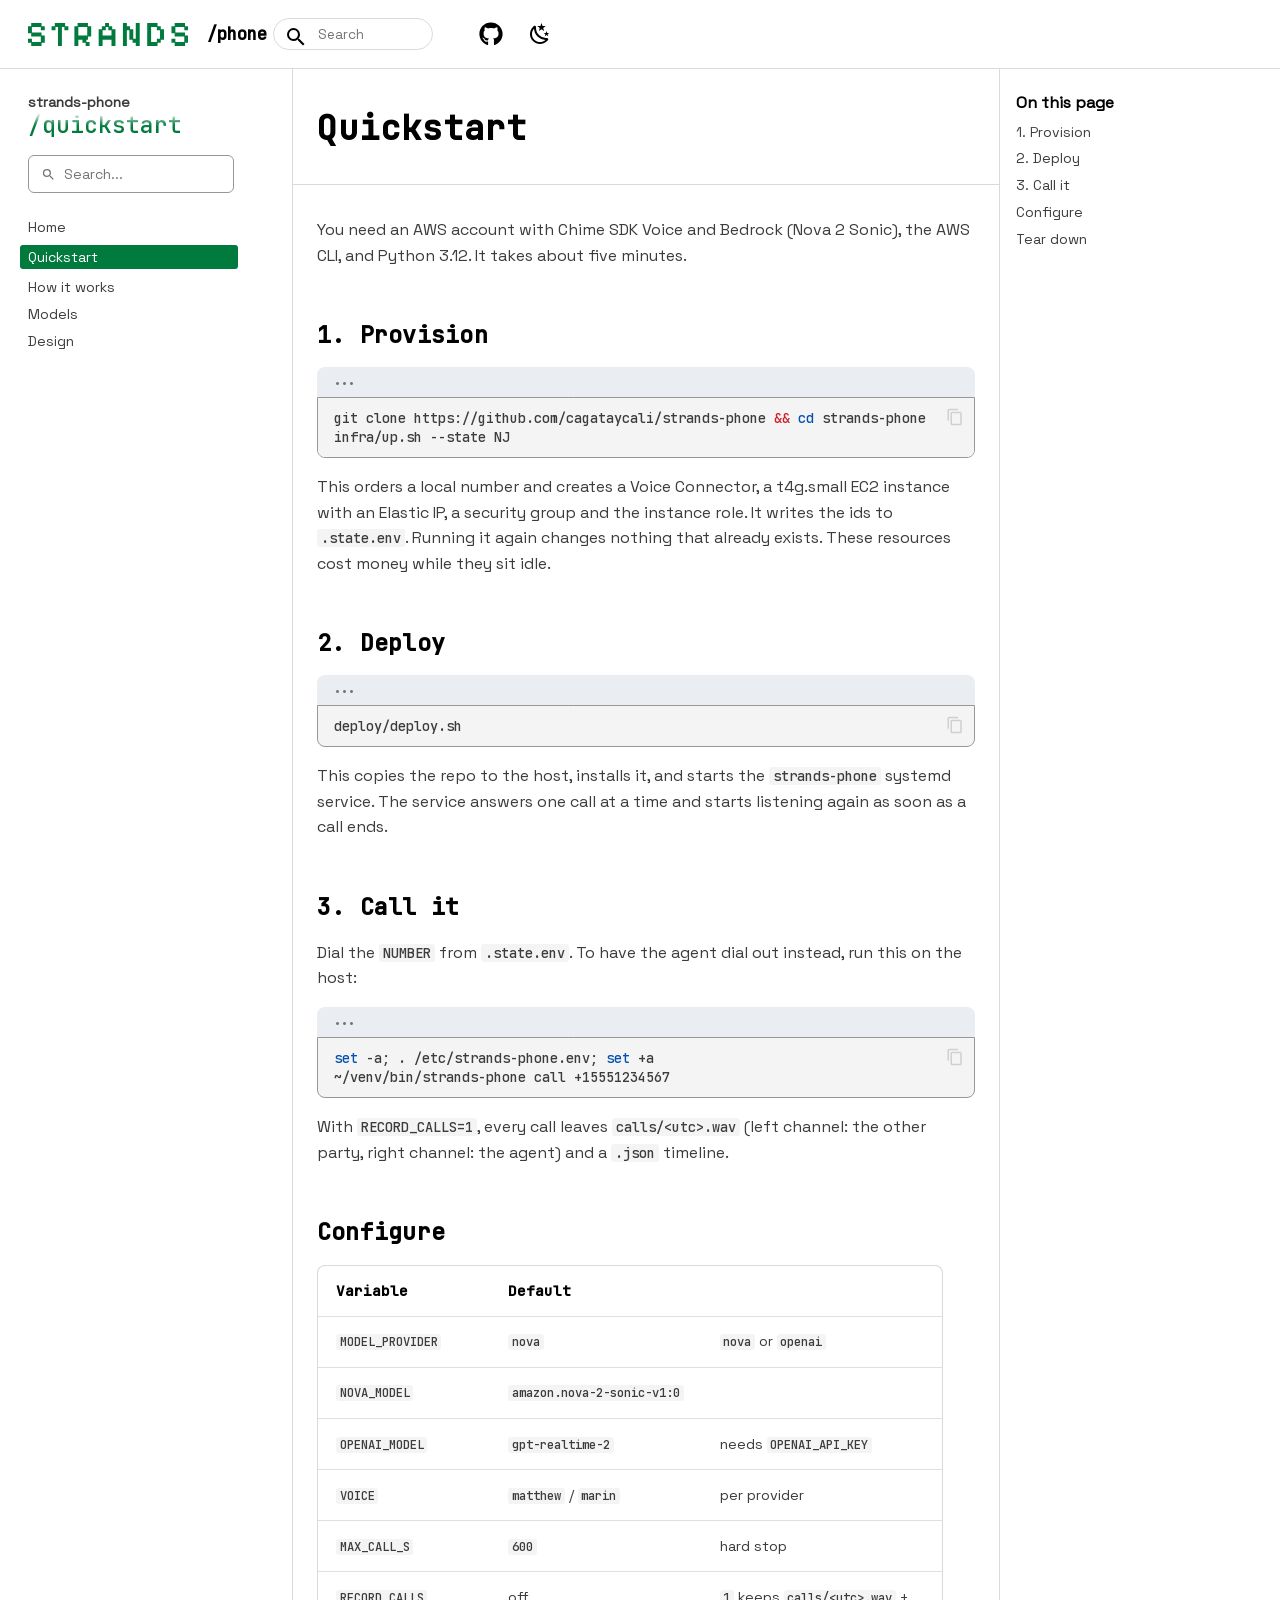
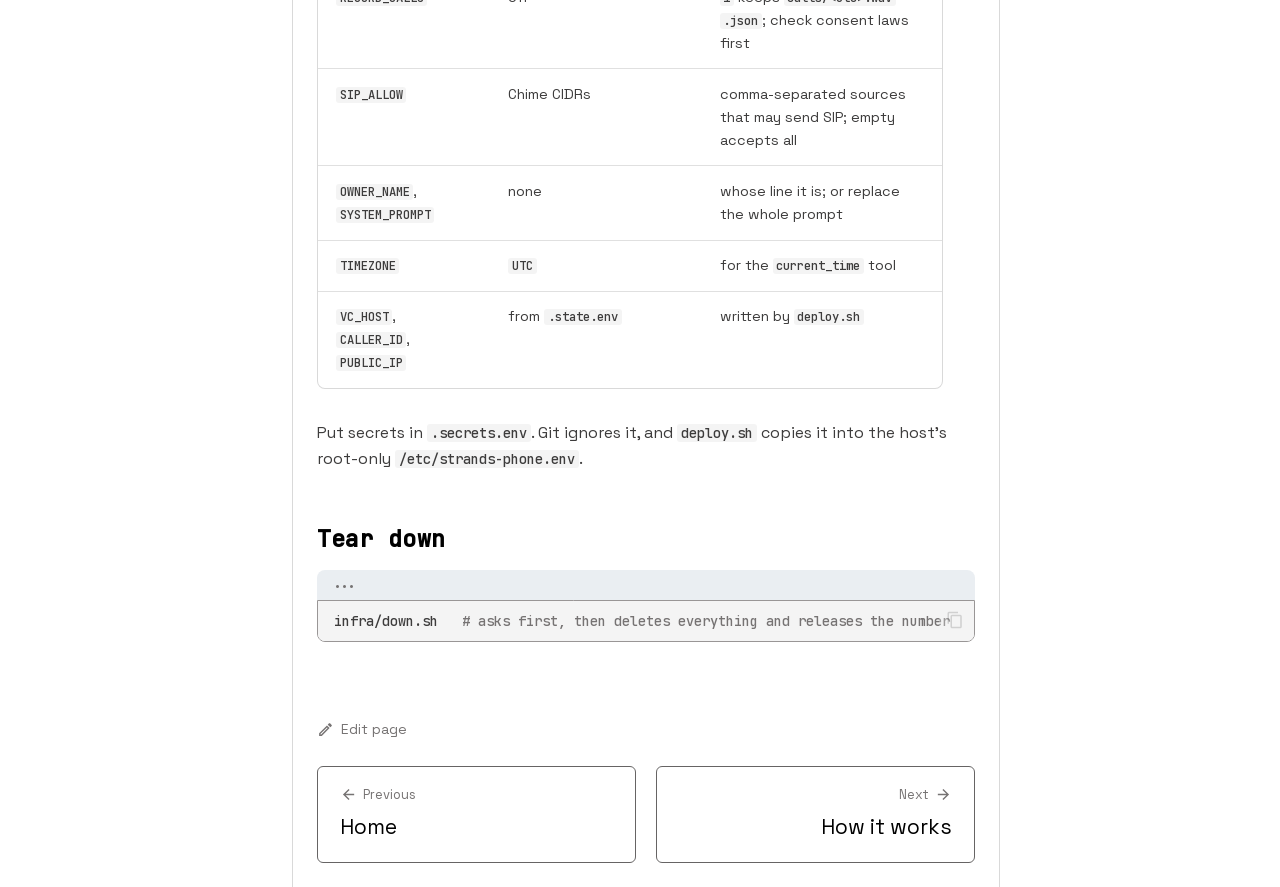
<file: quickstart/index.html>
<!doctype html>
<html lang="en" class="no-js">
  <head>
    
      <meta charset="utf-8">
      <meta name="viewport" content="width=device-width,initial-scale=1">
      
        <meta name="description" content="A real phone number that rings a Strands BidiAgent.">
      
      
      
        <link rel="canonical" href="https://cagataycali.github.io/strands-phone/quickstart/">
      
      
        <link rel="prev" href="..">
      
      
        <link rel="next" href="../how-it-works/">
      
      
        
      
      
      <link rel="icon" href="../assets/img/mark.svg">
      <meta name="generator" content="mkdocs-1.6.1, mkdocs-material-9.7.7">
    
    
      
        <title>Quickstart - strands-phone</title>
      
    
    
      <link rel="stylesheet" href="../assets/stylesheets/main.ec1eaa64.min.css">
      
        
        <link rel="stylesheet" href="../assets/stylesheets/palette.ab4e12ef.min.css">
      
      


    
    
      
    
    
      
    
    
      <link rel="stylesheet" href="../stylesheets/extra.css">
    
    <script>__md_scope=new URL("..",location),__md_hash=e=>[...e].reduce(((e,_)=>(e<<5)-e+_.charCodeAt(0)),0),__md_get=(e,_=localStorage,t=__md_scope)=>JSON.parse(_.getItem(t.pathname+"."+e)),__md_set=(e,_,t=localStorage,a=__md_scope)=>{try{t.setItem(a.pathname+"."+e,JSON.stringify(_))}catch(e){}}</script>
    
      

    
    
  <meta property="og:type" content="website">
  <meta property="og:title" content="Quickstart | strands-phone">
  <meta property="og:description" content="A real phone number that rings a Strands BidiAgent.">
  <meta name="twitter:card" content="summary">

  </head>
  
  
    
    
      
    
    
    
    
    <body dir="ltr" data-md-color-scheme="paper" data-md-color-primary="custom" data-md-color-accent="custom">
  
    
    <input class="md-toggle" data-md-toggle="drawer" type="checkbox" id="__drawer" autocomplete="off">
    <input class="md-toggle" data-md-toggle="search" type="checkbox" id="__search" autocomplete="off">
    <label class="md-overlay" for="__drawer"></label>
    <div data-md-component="skip">
      
        
        <a href="#quickstart" class="md-skip">
          Skip to content
        </a>
      
    </div>
    <div data-md-component="announce">
      
    </div>
    
    
      
<header class="md-header sr-header" data-md-component="header">
  <nav class="md-header__inner md-grid" aria-label="Header">
    <a href="https://strandsagents.com/" class="sr-brand" title="Strands Agents" aria-label="Strands Agents">
      <span class="sr-wordmark"><svg xmlns="http://www.w3.org/2000/svg" viewBox="0 0 1512 217" fill="currentColor" role="img" aria-label="STRANDS">
  <!-- Each glyph is shifted right by 30px * its index to widen the inter-letter
       spacing (the raw paths sit ~37px apart, which reads as squished at nav
       size). Bump the 30 to loosen further, or the viewBox width with it. -->
  <g transform="translate(0 0)"><path d="M30.2558 216.833V186.914H0V148.926H36.9794V179.182H121.023V127.075H30.2558V97.1548H0V29.9197H30.2558V0H127.747V29.9197H158.339V67.5714H121.023V37.9879H36.9794V89.759H127.747V119.006H158.339V186.914H127.747V216.833H30.2558Z"/></g>
  <g transform="translate(30 0)"><path d="M252.894 216.833V37.9879H229.361V67.5714H192.382V29.9197H222.638V0H320.129V29.9197H350.721V67.5714H313.405V37.9879H289.873V216.833H252.894Z"/></g>
  <g transform="translate(60 0)"><path d="M377.87 216.833V29.9197H408.125V0H505.617V29.9197H536.208V127.075H505.617V156.994H490.825V179.182H520.744V216.833H484.101V186.914H453.509V156.994H414.849V216.833H377.87ZM414.849 119.006H498.893V37.9879H414.849V119.006Z"/></g>
  <g transform="translate(90 0)"><path d="M576.818 216.833V59.5031H607.073V29.9197H637.329V0H674.309V29.9197H704.564V59.5031H735.156V216.833H697.841V156.994H613.797V216.833H576.818ZM613.797 119.006H697.841V67.5714H667.921V37.9879H643.717V67.5714H613.797V119.006Z"/></g>
  <g transform="translate(120 0)"><path d="M775.765 216.833V0H812.745V29.9197H842.664V59.5031H873.256V148.926H896.789V0H934.104V216.833H896.789V186.914H866.869V156.994H836.277V67.5714H812.745V216.833H775.765Z"/></g>
  <g transform="translate(150 0)"><path d="M974.713 216.833V0H1072.2V29.9197H1102.46V59.5031H1133.05V156.994H1102.46V186.914H1072.2V216.833H974.713ZM1011.69 179.182H1065.82V148.926H1095.74V67.5714H1065.82V37.9879H1011.69V179.182Z"/></g>
  <g transform="translate(180 0)"><path d="M1203.92 216.833V186.914H1173.66V148.926H1210.64V179.182H1294.68V127.075H1203.92V97.1548H1173.66V29.9197H1203.92V0H1301.41V29.9197H1332V67.5714H1294.68V37.9879H1210.64V89.759H1301.41V119.006H1332V186.914H1301.41V216.833H1203.92Z"/></g>
</svg></span>
    </a>
    <a href=".." class="sr-brand-project" title="strands-phone">/phone</a>
    <ul class="sr-nav">
      
        <li><a href="./" class="sr-nav__link sr-nav__link--active">Quickstart</a></li>
      
        <li><a href="../how-it-works/" class="sr-nav__link">How it works</a></li>
      
        <li><a href="../models/" class="sr-nav__link">Models</a></li>
      
        <li><a href="../design/" class="sr-nav__link">Design</a></li>
      
    </ul>
    
      
      
        <label class="md-header__button md-icon" for="__search">
          <svg xmlns="http://www.w3.org/2000/svg" viewBox="0 0 24 24"><path d="M9.5 3A6.5 6.5 0 0 1 16 9.5c0 1.61-.59 3.09-1.56 4.23l.27.27h.79l5 5-1.5 1.5-5-5v-.79l-.27-.27A6.52 6.52 0 0 1 9.5 16 6.5 6.5 0 0 1 3 9.5 6.5 6.5 0 0 1 9.5 3m0 2C7 5 5 7 5 9.5S7 14 9.5 14 14 12 14 9.5 12 5 9.5 5"/></svg>
        </label>
        <div class="md-search" data-md-component="search" role="dialog">
  <label class="md-search__overlay" for="__search"></label>
  <div class="md-search__inner" role="search">
    <form class="md-search__form" name="search">
      <input type="text" class="md-search__input" name="query" aria-label="Search" placeholder="Search" autocapitalize="off" autocorrect="off" autocomplete="off" spellcheck="false" data-md-component="search-query" required>
      <label class="md-search__icon md-icon" for="__search">
        
        <svg xmlns="http://www.w3.org/2000/svg" viewBox="0 0 24 24"><path d="M9.5 3A6.5 6.5 0 0 1 16 9.5c0 1.61-.59 3.09-1.56 4.23l.27.27h.79l5 5-1.5 1.5-5-5v-.79l-.27-.27A6.52 6.52 0 0 1 9.5 16 6.5 6.5 0 0 1 3 9.5 6.5 6.5 0 0 1 9.5 3m0 2C7 5 5 7 5 9.5S7 14 9.5 14 14 12 14 9.5 12 5 9.5 5"/></svg>
        
        <svg xmlns="http://www.w3.org/2000/svg" viewBox="0 0 24 24"><path d="M20 11v2H8l5.5 5.5-1.42 1.42L4.16 12l7.92-7.92L13.5 5.5 8 11z"/></svg>
      </label>
      <nav class="md-search__options" aria-label="Search">
        
        <button type="reset" class="md-search__icon md-icon" title="Clear" aria-label="Clear" tabindex="-1">
          
          <svg xmlns="http://www.w3.org/2000/svg" viewBox="0 0 24 24"><path d="M19 6.41 17.59 5 12 10.59 6.41 5 5 6.41 10.59 12 5 17.59 6.41 19 12 13.41 17.59 19 19 17.59 13.41 12z"/></svg>
        </button>
      </nav>
      
        <div class="md-search__suggest" data-md-component="search-suggest"></div>
      
    </form>
    <div class="md-search__output">
      <div class="md-search__scrollwrap" tabindex="0" data-md-scrollfix>
        <div class="md-search-result" data-md-component="search-result">
          <div class="md-search-result__meta">
            Initializing search
          </div>
          <ol class="md-search-result__list" role="presentation"></ol>
        </div>
      </div>
    </div>
  </div>
</div>
      
    
    <div class="md-header__source">
      <a href="https://github.com/cagataycali/strands-phone" title="Go to repository" class="md-source" data-md-component="source">
  <div class="md-source__icon md-icon">
    
    <svg xmlns="http://www.w3.org/2000/svg" viewBox="0 0 512 512"><!--! Font Awesome Free 7.1.0 by @fontawesome - https://fontawesome.com License - https://fontawesome.com/license/free (Icons: CC BY 4.0, Fonts: SIL OFL 1.1, Code: MIT License) Copyright 2025 Fonticons, Inc.--><path d="M173.9 397.4c0 2-2.3 3.6-5.2 3.6-3.3.3-5.6-1.3-5.6-3.6 0-2 2.3-3.6 5.2-3.6 3-.3 5.6 1.3 5.6 3.6m-31.1-4.5c-.7 2 1.3 4.3 4.3 4.9 2.6 1 5.6 0 6.2-2s-1.3-4.3-4.3-5.2c-2.6-.7-5.5.3-6.2 2.3m44.2-1.7c-2.9.7-4.9 2.6-4.6 4.9.3 2 2.9 3.3 5.9 2.6 2.9-.7 4.9-2.6 4.6-4.6-.3-1.9-3-3.2-5.9-2.9M252.8 8C114.1 8 8 113.3 8 252c0 110.9 69.8 205.8 169.5 239.2 12.8 2.3 17.3-5.6 17.3-12.1 0-6.2-.3-40.4-.3-61.4 0 0-70 15-84.7-29.8 0 0-11.4-29.1-27.8-36.6 0 0-22.9-15.7 1.6-15.4 0 0 24.9 2 38.6 25.8 21.9 38.6 58.6 27.5 72.9 20.9 2.3-16 8.8-27.1 16-33.7-55.9-6.2-112.3-14.3-112.3-110.5 0-27.5 7.6-41.3 23.6-58.9-2.6-6.5-11.1-33.3 2.6-67.9 20.9-6.5 69 27 69 27 20-5.6 41.5-8.5 62.8-8.5s42.8 2.9 62.8 8.5c0 0 48.1-33.6 69-27 13.7 34.7 5.2 61.4 2.6 67.9 16 17.7 25.8 31.5 25.8 58.9 0 96.5-58.9 104.2-114.8 110.5 9.2 7.9 17 22.9 17 46.4 0 33.7-.3 75.4-.3 83.6 0 6.5 4.6 14.4 17.3 12.1C436.2 457.8 504 362.9 504 252 504 113.3 391.5 8 252.8 8M105.2 352.9c-1.3 1-1 3.3.7 5.2 1.6 1.6 3.9 2.3 5.2 1 1.3-1 1-3.3-.7-5.2-1.6-1.6-3.9-2.3-5.2-1m-10.8-8.1c-.7 1.3.3 2.9 2.3 3.9 1.6 1 3.6.7 4.3-.7.7-1.3-.3-2.9-2.3-3.9-2-.6-3.6-.3-4.3.7m32.4 35.6c-1.6 1.3-1 4.3 1.3 6.2 2.3 2.3 5.2 2.6 6.5 1 1.3-1.3.7-4.3-1.3-6.2-2.2-2.3-5.2-2.6-6.5-1m-11.4-14.7c-1.6 1-1.6 3.6 0 5.9s4.3 3.3 5.6 2.3c1.6-1.3 1.6-3.9 0-6.2-1.4-2.3-4-3.3-5.6-2"/></svg>
  </div>
  <div class="md-source__repository">
    cagataycali/strands-phone
  </div>
</a>
    </div>
    
      
        <form class="md-header__option" data-md-component="palette">
  
    
    
    
    <input class="md-option" data-md-color-media="(prefers-color-scheme: light)" data-md-color-scheme="paper" data-md-color-primary="custom" data-md-color-accent="custom"  aria-label="Dark"  type="radio" name="__palette" id="__palette_0">
    
      <label class="md-header__button md-icon" title="Dark" for="__palette_1" hidden>
        <svg xmlns="http://www.w3.org/2000/svg" viewBox="0 0 24 24"><path d="m17.75 4.09-2.53 1.94.91 3.06-2.63-1.81-2.63 1.81.91-3.06-2.53-1.94L12.44 4l1.06-3 1.06 3zm3.5 6.91-1.64 1.25.59 1.98-1.7-1.17-1.7 1.17.59-1.98L15.75 11l2.06-.05L18.5 9l.69 1.95zm-2.28 4.95c.83-.08 1.72 1.1 1.19 1.85-.32.45-.66.87-1.08 1.27C15.17 23 8.84 23 4.94 19.07c-3.91-3.9-3.91-10.24 0-14.14.4-.4.82-.76 1.27-1.08.75-.53 1.93.36 1.85 1.19-.27 2.86.69 5.83 2.89 8.02a9.96 9.96 0 0 0 8.02 2.89m-1.64 2.02a12.08 12.08 0 0 1-7.8-3.47c-2.17-2.19-3.33-5-3.49-7.82-2.81 3.14-2.7 7.96.31 10.98 3.02 3.01 7.84 3.12 10.98.31"/></svg>
      </label>
    
  
    
    
    
    <input class="md-option" data-md-color-media="(prefers-color-scheme: dark)" data-md-color-scheme="slate" data-md-color-primary="custom" data-md-color-accent="custom"  aria-label="Paper"  type="radio" name="__palette" id="__palette_1">
    
      <label class="md-header__button md-icon" title="Paper" for="__palette_0" hidden>
        <svg xmlns="http://www.w3.org/2000/svg" viewBox="0 0 24 24"><path d="M12 7a5 5 0 0 1 5 5 5 5 0 0 1-5 5 5 5 0 0 1-5-5 5 5 0 0 1 5-5m0 2a3 3 0 0 0-3 3 3 3 0 0 0 3 3 3 3 0 0 0 3-3 3 3 0 0 0-3-3m0-7 2.39 3.42C13.65 5.15 12.84 5 12 5s-1.65.15-2.39.42zM3.34 7l4.16-.35A7.2 7.2 0 0 0 5.94 8.5c-.44.74-.69 1.5-.83 2.29zm.02 10 1.76-3.77a7.131 7.131 0 0 0 2.38 4.14zM20.65 7l-1.77 3.79a7.02 7.02 0 0 0-2.38-4.15zm-.01 10-4.14.36c.59-.51 1.12-1.14 1.54-1.86.42-.73.69-1.5.83-2.29zM12 22l-2.41-3.44c.74.27 1.55.44 2.41.44.82 0 1.63-.17 2.37-.44z"/></svg>
      </label>
    
  
</form>
      
    
    
      <script>var palette=__md_get("__palette");if(palette&&palette.color){if("(prefers-color-scheme)"===palette.color.media){var media=matchMedia("(prefers-color-scheme: light)"),input=document.querySelector(media.matches?"[data-md-color-media='(prefers-color-scheme: light)']":"[data-md-color-media='(prefers-color-scheme: dark)']");palette.color.media=input.getAttribute("data-md-color-media"),palette.color.scheme=input.getAttribute("data-md-color-scheme"),palette.color.primary=input.getAttribute("data-md-color-primary"),palette.color.accent=input.getAttribute("data-md-color-accent")}for(var[key,value]of Object.entries(palette.color))document.body.setAttribute("data-md-color-"+key,value)}</script>
    
    <label class="md-header__button md-icon sr-menu" for="__drawer">
      <svg xmlns="http://www.w3.org/2000/svg" viewBox="0 0 24 24"><path d="M3 6h18v2H3zm0 5h18v2H3zm0 5h18v2H3z"/></svg>
    </label>
  </nav>
</header>
    
    <div class="md-container" data-md-component="container">
      
      
        
          
        
      
      <main class="md-main" data-md-component="main">
        <div class="md-main__inner md-grid">
          
            
              
              <div class="md-sidebar md-sidebar--primary" data-md-component="sidebar" data-md-type="navigation" >
                <div class="md-sidebar__scrollwrap">
                  <div class="md-sidebar__inner">
                    



<nav class="md-nav md-nav--primary" aria-label="Navigation" data-md-level="0">
  <label class="md-nav__title" for="__drawer">
    <a href=".." title="strands-phone" class="md-nav__button md-logo" aria-label="strands-phone" data-md-component="logo">
      <span class="sr-wordmark"><svg xmlns="http://www.w3.org/2000/svg" viewBox="0 0 1512 217" fill="currentColor" role="img" aria-label="STRANDS">
  <!-- Each glyph is shifted right by 30px * its index to widen the inter-letter
       spacing (the raw paths sit ~37px apart, which reads as squished at nav
       size). Bump the 30 to loosen further, or the viewBox width with it. -->
  <g transform="translate(0 0)"><path d="M30.2558 216.833V186.914H0V148.926H36.9794V179.182H121.023V127.075H30.2558V97.1548H0V29.9197H30.2558V0H127.747V29.9197H158.339V67.5714H121.023V37.9879H36.9794V89.759H127.747V119.006H158.339V186.914H127.747V216.833H30.2558Z"/></g>
  <g transform="translate(30 0)"><path d="M252.894 216.833V37.9879H229.361V67.5714H192.382V29.9197H222.638V0H320.129V29.9197H350.721V67.5714H313.405V37.9879H289.873V216.833H252.894Z"/></g>
  <g transform="translate(60 0)"><path d="M377.87 216.833V29.9197H408.125V0H505.617V29.9197H536.208V127.075H505.617V156.994H490.825V179.182H520.744V216.833H484.101V186.914H453.509V156.994H414.849V216.833H377.87ZM414.849 119.006H498.893V37.9879H414.849V119.006Z"/></g>
  <g transform="translate(90 0)"><path d="M576.818 216.833V59.5031H607.073V29.9197H637.329V0H674.309V29.9197H704.564V59.5031H735.156V216.833H697.841V156.994H613.797V216.833H576.818ZM613.797 119.006H697.841V67.5714H667.921V37.9879H643.717V67.5714H613.797V119.006Z"/></g>
  <g transform="translate(120 0)"><path d="M775.765 216.833V0H812.745V29.9197H842.664V59.5031H873.256V148.926H896.789V0H934.104V216.833H896.789V186.914H866.869V156.994H836.277V67.5714H812.745V216.833H775.765Z"/></g>
  <g transform="translate(150 0)"><path d="M974.713 216.833V0H1072.2V29.9197H1102.46V59.5031H1133.05V156.994H1102.46V186.914H1072.2V216.833H974.713ZM1011.69 179.182H1065.82V148.926H1095.74V67.5714H1065.82V37.9879H1011.69V179.182Z"/></g>
  <g transform="translate(180 0)"><path d="M1203.92 216.833V186.914H1173.66V148.926H1210.64V179.182H1294.68V127.075H1203.92V97.1548H1173.66V29.9197H1203.92V0H1301.41V29.9197H1332V67.5714H1294.68V37.9879H1210.64V89.759H1301.41V119.006H1332V186.914H1301.41V216.833H1203.92Z"/></g>
</svg></span><span class="sr-project">/phone</span>
    </a>
    strands-phone
  </label><div class="sr-sidehead">
    
      
      <a class="sr-sidehead__label" href="./">/quickstart</a>
    
    <label class="sr-sidehead__search" for="__search"><svg xmlns="http://www.w3.org/2000/svg" viewBox="0 0 24 24"><path d="M9.5 3A6.5 6.5 0 0 1 16 9.5c0 1.61-.59 3.09-1.56 4.23l.27.27h.79l5 5-1.5 1.5-5-5v-.79l-.27-.27A6.52 6.52 0 0 1 9.5 16 6.5 6.5 0 0 1 3 9.5 6.5 6.5 0 0 1 9.5 3m0 2C7 5 5 7 5 9.5S7 14 9.5 14 14 12 14 9.5 12 5 9.5 5"/></svg><span>Search...</span></label>
  </div>
  
    <div class="md-nav__source">
      <a href="https://github.com/cagataycali/strands-phone" title="Go to repository" class="md-source" data-md-component="source">
  <div class="md-source__icon md-icon">
    
    <svg xmlns="http://www.w3.org/2000/svg" viewBox="0 0 512 512"><!--! Font Awesome Free 7.1.0 by @fontawesome - https://fontawesome.com License - https://fontawesome.com/license/free (Icons: CC BY 4.0, Fonts: SIL OFL 1.1, Code: MIT License) Copyright 2025 Fonticons, Inc.--><path d="M173.9 397.4c0 2-2.3 3.6-5.2 3.6-3.3.3-5.6-1.3-5.6-3.6 0-2 2.3-3.6 5.2-3.6 3-.3 5.6 1.3 5.6 3.6m-31.1-4.5c-.7 2 1.3 4.3 4.3 4.9 2.6 1 5.6 0 6.2-2s-1.3-4.3-4.3-5.2c-2.6-.7-5.5.3-6.2 2.3m44.2-1.7c-2.9.7-4.9 2.6-4.6 4.9.3 2 2.9 3.3 5.9 2.6 2.9-.7 4.9-2.6 4.6-4.6-.3-1.9-3-3.2-5.9-2.9M252.8 8C114.1 8 8 113.3 8 252c0 110.9 69.8 205.8 169.5 239.2 12.8 2.3 17.3-5.6 17.3-12.1 0-6.2-.3-40.4-.3-61.4 0 0-70 15-84.7-29.8 0 0-11.4-29.1-27.8-36.6 0 0-22.9-15.7 1.6-15.4 0 0 24.9 2 38.6 25.8 21.9 38.6 58.6 27.5 72.9 20.9 2.3-16 8.8-27.1 16-33.7-55.9-6.2-112.3-14.3-112.3-110.5 0-27.5 7.6-41.3 23.6-58.9-2.6-6.5-11.1-33.3 2.6-67.9 20.9-6.5 69 27 69 27 20-5.6 41.5-8.5 62.8-8.5s42.8 2.9 62.8 8.5c0 0 48.1-33.6 69-27 13.7 34.7 5.2 61.4 2.6 67.9 16 17.7 25.8 31.5 25.8 58.9 0 96.5-58.9 104.2-114.8 110.5 9.2 7.9 17 22.9 17 46.4 0 33.7-.3 75.4-.3 83.6 0 6.5 4.6 14.4 17.3 12.1C436.2 457.8 504 362.9 504 252 504 113.3 391.5 8 252.8 8M105.2 352.9c-1.3 1-1 3.3.7 5.2 1.6 1.6 3.9 2.3 5.2 1 1.3-1 1-3.3-.7-5.2-1.6-1.6-3.9-2.3-5.2-1m-10.8-8.1c-.7 1.3.3 2.9 2.3 3.9 1.6 1 3.6.7 4.3-.7.7-1.3-.3-2.9-2.3-3.9-2-.6-3.6-.3-4.3.7m32.4 35.6c-1.6 1.3-1 4.3 1.3 6.2 2.3 2.3 5.2 2.6 6.5 1 1.3-1.3.7-4.3-1.3-6.2-2.2-2.3-5.2-2.6-6.5-1m-11.4-14.7c-1.6 1-1.6 3.6 0 5.9s4.3 3.3 5.6 2.3c1.6-1.3 1.6-3.9 0-6.2-1.4-2.3-4-3.3-5.6-2"/></svg>
  </div>
  <div class="md-source__repository">
    cagataycali/strands-phone
  </div>
</a>
    </div>
  
  <ul class="md-nav__list" data-md-scrollfix>
    
      
      
  
  
  
  
    <li class="md-nav__item">
      <a href=".." class="md-nav__link">
        
  
  
  <span class="md-ellipsis">
    
  
    Home
  

    
  </span>
  
  

      </a>
    </li>
  

    
      
      
  
  
    
  
  
  
    <li class="md-nav__item md-nav__item--active">
      
      <input class="md-nav__toggle md-toggle" type="checkbox" id="__toc">
      
      
        
      
      
        <label class="md-nav__link md-nav__link--active" for="__toc">
          
  
  
  <span class="md-ellipsis">
    
  
    Quickstart
  

    
  </span>
  
  

          <span class="md-nav__icon md-icon"></span>
        </label>
      
      <a href="./" class="md-nav__link md-nav__link--active">
        
  
  
  <span class="md-ellipsis">
    
  
    Quickstart
  

    
  </span>
  
  

      </a>
      
        

  

<nav class="md-nav md-nav--secondary" aria-label="On this page">
  
  
  
    
  
  
    <label class="md-nav__title" for="__toc">
      <span class="md-nav__icon md-icon"></span>
      On this page
    </label>
    <ul class="md-nav__list" data-md-component="toc" data-md-scrollfix>
      
        <li class="md-nav__item">
  <a href="#1-provision" class="md-nav__link">
    <span class="md-ellipsis">
      
        1. Provision
      
    </span>
  </a>
  
</li>
      
        <li class="md-nav__item">
  <a href="#2-deploy" class="md-nav__link">
    <span class="md-ellipsis">
      
        2. Deploy
      
    </span>
  </a>
  
</li>
      
        <li class="md-nav__item">
  <a href="#3-call-it" class="md-nav__link">
    <span class="md-ellipsis">
      
        3. Call it
      
    </span>
  </a>
  
</li>
      
        <li class="md-nav__item">
  <a href="#configure" class="md-nav__link">
    <span class="md-ellipsis">
      
        Configure
      
    </span>
  </a>
  
</li>
      
        <li class="md-nav__item">
  <a href="#tear-down" class="md-nav__link">
    <span class="md-ellipsis">
      
        Tear down
      
    </span>
  </a>
  
</li>
      
    </ul>
  
</nav>
      
    </li>
  

    
      
      
  
  
  
  
    <li class="md-nav__item">
      <a href="../how-it-works/" class="md-nav__link">
        
  
  
  <span class="md-ellipsis">
    
  
    How it works
  

    
  </span>
  
  

      </a>
    </li>
  

    
      
      
  
  
  
  
    <li class="md-nav__item">
      <a href="../models/" class="md-nav__link">
        
  
  
  <span class="md-ellipsis">
    
  
    Models
  

    
  </span>
  
  

      </a>
    </li>
  

    
      
      
  
  
  
  
    <li class="md-nav__item">
      <a href="../design/" class="md-nav__link">
        
  
  
  <span class="md-ellipsis">
    
  
    Design
  

    
  </span>
  
  

      </a>
    </li>
  

    
  </ul>
</nav>
                  </div>
                </div>
              </div>
            
            
              
              <div class="md-sidebar md-sidebar--secondary" data-md-component="sidebar" data-md-type="toc" >
                <div class="md-sidebar__scrollwrap">
                  <div class="md-sidebar__inner">
                    

  

<nav class="md-nav md-nav--secondary" aria-label="On this page">
  
  
  
    
  
  
    <label class="md-nav__title" for="__toc">
      <span class="md-nav__icon md-icon"></span>
      On this page
    </label>
    <ul class="md-nav__list" data-md-component="toc" data-md-scrollfix>
      
        <li class="md-nav__item">
  <a href="#1-provision" class="md-nav__link">
    <span class="md-ellipsis">
      
        1. Provision
      
    </span>
  </a>
  
</li>
      
        <li class="md-nav__item">
  <a href="#2-deploy" class="md-nav__link">
    <span class="md-ellipsis">
      
        2. Deploy
      
    </span>
  </a>
  
</li>
      
        <li class="md-nav__item">
  <a href="#3-call-it" class="md-nav__link">
    <span class="md-ellipsis">
      
        3. Call it
      
    </span>
  </a>
  
</li>
      
        <li class="md-nav__item">
  <a href="#configure" class="md-nav__link">
    <span class="md-ellipsis">
      
        Configure
      
    </span>
  </a>
  
</li>
      
        <li class="md-nav__item">
  <a href="#tear-down" class="md-nav__link">
    <span class="md-ellipsis">
      
        Tear down
      
    </span>
  </a>
  
</li>
      
    </ul>
  
</nav>
                  </div>
                </div>
              </div>
            
          
          
            <div class="md-content" data-md-component="content">
              
              <article class="md-content__inner md-typeset">
                
  
    
                  


  
  





  
  <h1 id="quickstart">Quickstart<a class="headerlink" href="#quickstart" title="Permanent link">&para;</a></h1>
  <div class="sr-pagehead">
    
    
  </div>
  
<p>You need an AWS account with Chime SDK Voice and Bedrock (Nova 2 Sonic), the AWS CLI, and Python 3.12. It takes about five minutes.</p>
<h2 id="1-provision">1. Provision<a class="headerlink" href="#1-provision" title="Permanent link">&para;</a></h2>
<div class="language-bash highlight"><pre><span></span><code><a id="__codelineno-0-1" name="__codelineno-0-1" href="#__codelineno-0-1"></a>git<span class="w"> </span>clone<span class="w"> </span>https://github.com/cagataycali/strands-phone<span class="w"> </span><span class="o">&amp;&amp;</span><span class="w"> </span><span class="nb">cd</span><span class="w"> </span>strands-phone
<a id="__codelineno-0-2" name="__codelineno-0-2" href="#__codelineno-0-2"></a>infra/up.sh<span class="w"> </span>--state<span class="w"> </span>NJ
</code></pre></div>
<p>This orders a local number and creates a Voice Connector, a t4g.small EC2 instance with an Elastic IP, a security group and the instance role. It writes the ids to <code>.state.env</code>. Running it again changes nothing that already exists. These resources cost money while they sit idle.</p>
<h2 id="2-deploy">2. Deploy<a class="headerlink" href="#2-deploy" title="Permanent link">&para;</a></h2>
<div class="language-bash highlight"><pre><span></span><code><a id="__codelineno-1-1" name="__codelineno-1-1" href="#__codelineno-1-1"></a>deploy/deploy.sh
</code></pre></div>
<p>This copies the repo to the host, installs it, and starts the <code>strands-phone</code> systemd service. The service answers one call at a time and starts listening again as soon as a call ends.</p>
<h2 id="3-call-it">3. Call it<a class="headerlink" href="#3-call-it" title="Permanent link">&para;</a></h2>
<p>Dial the <code>NUMBER</code> from <code>.state.env</code>. To have the agent dial out instead, run this on the host:</p>
<div class="language-bash highlight"><pre><span></span><code><a id="__codelineno-2-1" name="__codelineno-2-1" href="#__codelineno-2-1"></a><span class="nb">set</span><span class="w"> </span>-a<span class="p">;</span><span class="w"> </span>.<span class="w"> </span>/etc/strands-phone.env<span class="p">;</span><span class="w"> </span><span class="nb">set</span><span class="w"> </span>+a
<a id="__codelineno-2-2" name="__codelineno-2-2" href="#__codelineno-2-2"></a>~/venv/bin/strands-phone<span class="w"> </span>call<span class="w"> </span>+15551234567
</code></pre></div>
<p>With <code>RECORD_CALLS=1</code>, every call leaves <code>calls/&lt;utc&gt;.wav</code> (left channel: the other party, right channel: the agent) and a <code>.json</code> timeline.</p>
<h2 id="configure">Configure<a class="headerlink" href="#configure" title="Permanent link">&para;</a></h2>
<table>
<thead>
<tr>
<th>Variable</th>
<th>Default</th>
<th></th>
</tr>
</thead>
<tbody>
<tr>
<td><code>MODEL_PROVIDER</code></td>
<td><code>nova</code></td>
<td><code>nova</code> or <code>openai</code></td>
</tr>
<tr>
<td><code>NOVA_MODEL</code></td>
<td><code>amazon.nova-2-sonic-v1:0</code></td>
<td></td>
</tr>
<tr>
<td><code>OPENAI_MODEL</code></td>
<td><code>gpt-realtime-2</code></td>
<td>needs <code>OPENAI_API_KEY</code></td>
</tr>
<tr>
<td><code>VOICE</code></td>
<td><code>matthew</code> / <code>marin</code></td>
<td>per provider</td>
</tr>
<tr>
<td><code>MAX_CALL_S</code></td>
<td><code>600</code></td>
<td>hard stop</td>
</tr>
<tr>
<td><code>RECORD_CALLS</code></td>
<td>off</td>
<td><code>1</code> keeps <code>calls/&lt;utc&gt;.wav</code> + <code>.json</code>; check consent laws first</td>
</tr>
<tr>
<td><code>SIP_ALLOW</code></td>
<td>Chime CIDRs</td>
<td>comma-separated sources that may send SIP; empty accepts all</td>
</tr>
<tr>
<td><code>OWNER_NAME</code>, <code>SYSTEM_PROMPT</code></td>
<td>none</td>
<td>whose line it is; or replace the whole prompt</td>
</tr>
<tr>
<td><code>TIMEZONE</code></td>
<td><code>UTC</code></td>
<td>for the <code>current_time</code> tool</td>
</tr>
<tr>
<td><code>VC_HOST</code>, <code>CALLER_ID</code>, <code>PUBLIC_IP</code></td>
<td>from <code>.state.env</code></td>
<td>written by <code>deploy.sh</code></td>
</tr>
</tbody>
</table>
<p>Put secrets in <code>.secrets.env</code>. Git ignores it, and <code>deploy.sh</code> copies it into the host's root-only <code>/etc/strands-phone.env</code>.</p>
<h2 id="tear-down">Tear down<a class="headerlink" href="#tear-down" title="Permanent link">&para;</a></h2>
<div class="language-bash highlight"><pre><span></span><code><a id="__codelineno-3-1" name="__codelineno-3-1" href="#__codelineno-3-1"></a>infra/down.sh<span class="w">   </span><span class="c1"># asks first, then deletes everything and releases the number</span>
</code></pre></div>
  
  <a href="https://github.com/cagataycali/strands-phone/edit/main/docs/quickstart.md" class="sr-edit" rel="edit"><svg xmlns="http://www.w3.org/2000/svg" viewBox="0 0 24 24"><path d="m14.06 9 .94.94L5.92 19H5v-.92zm3.6-6c-.25 0-.51.1-.7.29l-1.83 1.83 3.75 3.75 1.83-1.83c.39-.39.39-1.04 0-1.41l-2.34-2.34c-.2-.2-.45-.29-.71-.29m-3.6 3.19L3 17.25V21h3.75L17.81 9.94z"/></svg>Edit page</a>


  <nav class="sr-pager" aria-label="Footer">
    
      <a href=".." class="sr-pager__link sr-pager__link--prev" rel="prev">
        <span class="sr-pager__dir"><svg xmlns="http://www.w3.org/2000/svg" viewBox="0 0 24 24"><path d="M20 11v2H8l5.5 5.5-1.42 1.42L4.16 12l7.92-7.92L13.5 5.5 8 11z"/></svg>Previous</span>
        <span class="sr-pager__title">Home</span>
      </a>
    
    
      <a href="../how-it-works/" class="sr-pager__link sr-pager__link--next" rel="next">
        <span class="sr-pager__dir">Next<svg xmlns="http://www.w3.org/2000/svg" viewBox="0 0 24 24"><path d="M4 11v2h12l-5.5 5.5 1.42 1.42L19.84 12l-7.92-7.92L10.5 5.5 16 11z"/></svg></span>
        <span class="sr-pager__title">How it works</span>
      </a>
    
  </nav>














                
  

              </article>
            </div>
          
          
<script>var target=document.getElementById(location.hash.slice(1));target&&target.name&&(target.checked=target.name.startsWith("__tabbed_"))</script>
        </div>
        
          <button type="button" class="md-top md-icon" data-md-component="top" hidden>
  
  <svg xmlns="http://www.w3.org/2000/svg" viewBox="0 0 24 24"><path d="M13 20h-2V8l-5.5 5.5-1.42-1.42L12 4.16l7.92 7.92-1.42 1.42L13 8z"/></svg>
  Back to top
</button>
        
      </main>
      
        
      
    </div>
    <div class="md-dialog" data-md-component="dialog">
      <div class="md-dialog__inner md-typeset"></div>
    </div>
    
    
    
      
      
      <script id="__config" type="application/json">{"annotate": null, "base": "..", "features": ["navigation.indexes", "navigation.top", "navigation.tracking", "content.code.copy", "search.suggest", "search.highlight", "toc.follow"], "search": "../assets/javascripts/workers/search.2c215733.min.js", "tags": null, "translations": {"clipboard.copied": "Copied to clipboard", "clipboard.copy": "Copy to clipboard", "search.result.more.one": "1 more on this page", "search.result.more.other": "# more on this page", "search.result.none": "No matching documents", "search.result.one": "1 matching document", "search.result.other": "# matching documents", "search.result.placeholder": "Type to start searching", "search.result.term.missing": "Missing", "select.version": "Select version"}, "version": null}</script>
    
    
      <script src="../assets/javascripts/bundle.d7400e89.min.js"></script>
      
        <script src="../assets/site.js"></script>
      
    
  </body>
</html>
</file>
<file: stylesheets/extra.css>
/* strands-phone docs, in the strandsagents.com design: black or white surfaces, the Strands green, the pixel STRANDS
   wordmark, JetBrains Mono headings over Space Grotesk text. The fonts are
   self-hosted so the page loads nothing from a CDN. */

@font-face { font-family: "Space Grotesk"; font-weight: 400; font-display: swap; src: url("../assets/fonts/SpaceGrotesk-400.woff2") format("woff2"); }
@font-face { font-family: "JetBrains Mono"; font-weight: 500; font-display: swap; src: url("../assets/fonts/JetBrainsMono-500.woff2") format("woff2"); }


:root {
  --sr-radius: 8px;
  --sr-mono: "JetBrains Mono", ui-monospace, SFMono-Regular, Menlo, monospace;
  --sr-black: #000000;
  --sr-charcoal-1: #28292a;
  --sr-charcoal-2: #3d3c3c;
  --md-code-font-family: var(--sr-mono);
  --md-text-font-family: "Space Grotesk", -apple-system, BlinkMacSystemFont, "Segoe UI", Roboto, sans-serif;
  --md-text-font: "Space Grotesk";
  --md-code-font: var(--sr-mono);
}

/* Light: white page, black ink and outlines, the green deepened so it clears AA as text; GitHub Light code. */
[data-md-color-scheme="paper"] {
  /* Material sets these per scheme, which outranks :root; they must live here. */
  --md-typeset-a-color: var(--sr-accent);
  --md-accent-fg-color: var(--sr-accent);
  --md-accent-fg-color--transparent: var(--sr-accent-soft);
  --md-primary-fg-color: var(--md-default-bg-color);
  --md-primary-bg-color: var(--sr-fg);
  --sr-scheme: paper;
  --sr-accent: #007a3d;
  --sr-accent-bright: #02a435;
  --sr-accent-soft: rgba(2, 164, 53, 0.12);
  --sr-on-accent: #ffffff;
  --md-default-bg-color: #ffffff;
  --md-default-fg-color: var(--sr-black);
  --md-default-fg-color--light: var(--sr-charcoal-2);
  --md-default-fg-color--lighter: #666464;
  --md-default-fg-color--lightest: rgba(0, 0, 0, 0.15);
  --md-code-bg-color: var(--sr-chip-bg);
  --md-code-fg-color: var(--md-default-fg-color--light);
  --md-code-hl-color: var(--sr-accent-soft);
  /* Code tokens: keywords magenta, strings green, comments muted; the rest GitHub Light. */
  --md-code-hl-keyword-color: #b3009e; --md-code-hl-operator-color: #cf222e; --md-code-hl-string-color: var(--sr-accent);
  --md-code-hl-function-color: #8250df; --md-code-hl-number-color: #0550ae; --md-code-hl-constant-color: #0550ae;
  --md-code-hl-special-color: #0550ae; --md-code-hl-generic-color: var(--md-default-fg-color--light); --md-code-hl-comment-color: var(--sr-muted);
  --md-code-hl-name-color: var(--md-default-fg-color); --md-code-hl-variable-color: #953800; --md-code-hl-punctuation-color: var(--md-default-fg-color--light);
  --md-typeset-color: var(--sr-charcoal-2);
  --md-typeset-kbd-color: #f4f4f4;
  --md-admonition-bg-color: #ffffff;
  --sr-fg: var(--sr-black);
  --sr-hero-title: var(--sr-fg);
  --sr-card-bg: #ffffff;
  --sr-card-border: var(--sr-black);
  --sr-muted: #767373;
  --sr-chip-bg: #f4f4f4;
  --sr-code-inline: #f4f4f4;
  --sr-term-head: #eaeef2;
  --sr-pill-bg: #ffffff;
  --sr-pill-border: #999696;
  --sr-dot: #9fd9b0;
  --sr-surface-green: #e6f6e7;
  --sr-viewer-bg: #f4f4f4;
  --sr-grid-major: #b6b6b6;
  --sr-grid-minor: #d9d9d9;
}

/* Dark: pure black chrome and page, white outlines, the full brand green; GitHub Dark code. */
[data-md-color-scheme="slate"] {
  /* Material sets these per scheme, which outranks :root; they must live here. */
  --md-typeset-a-color: var(--sr-accent);
  --md-accent-fg-color: var(--sr-accent);
  --md-accent-fg-color--transparent: var(--sr-accent-soft);
  --md-primary-fg-color: var(--md-default-bg-color);
  --md-primary-bg-color: var(--sr-fg);
  --sr-scheme: dark;
  --sr-accent: #00cc60;
  --sr-accent-bright: var(--sr-accent);
  --sr-accent-soft: rgba(0, 204, 96, 0.14);
  --sr-on-accent: var(--sr-black);
  --md-default-bg-color: var(--sr-black);
  --md-default-fg-color: #ffffff;
  --md-default-fg-color--light: #b6b6b6;
  --md-default-fg-color--lighter: #999696;
  --md-default-fg-color--lightest: var(--sr-charcoal-1);
  --md-code-bg-color: var(--sr-chip-bg);
  --md-code-fg-color: var(--md-default-fg-color--light);
  --md-code-hl-color: var(--sr-accent-soft);
  /* Code tokens: keywords magenta, strings green, comments muted; the rest GitHub Dark. */
  --md-code-hl-keyword-color: #ff70eb; --md-code-hl-operator-color: #ff7b72; --md-code-hl-string-color: var(--sr-accent);
  --md-code-hl-function-color: #d2a8ff; --md-code-hl-number-color: #79c0ff; --md-code-hl-constant-color: #79c0ff;
  --md-code-hl-special-color: #79c0ff; --md-code-hl-generic-color: var(--md-default-fg-color--light); --md-code-hl-comment-color: var(--sr-muted);
  --md-code-hl-name-color: var(--md-default-fg-color); --md-code-hl-variable-color: #ffa657; --md-code-hl-punctuation-color: var(--md-default-fg-color--light);
  --md-typeset-color: #b6b6b6;
  --md-typeset-kbd-color: var(--sr-charcoal-1);
  --md-admonition-bg-color: var(--sr-black);
  --sr-fg: #ffffff;
  --sr-hero-title: var(--sr-accent);
  --sr-card-bg: var(--sr-black);
  --sr-card-border: #ffffff;
  --sr-muted: #999696;
  --sr-chip-bg: var(--sr-charcoal-1);
  --sr-code-inline: var(--sr-charcoal-2);
  --sr-term-head: #2f363d;
  --sr-pill-bg: var(--sr-charcoal-1);
  --sr-pill-border: var(--sr-charcoal-2);
  --sr-dot: var(--sr-accent);
  --sr-surface-green: color-mix(in srgb, var(--sr-accent) 74%, #000);
  --sr-viewer-bg: #111213;
  --sr-grid-major: #46505c;
  --sr-grid-minor: #303740;
}

/* Material's slate theme paints code and hl in its own tokens; keep them on our surfaces. */
[data-md-color-scheme="slate"] .md-typeset .highlight, [data-md-color-scheme="slate"] .md-typeset pre > code { background: var(--md-code-bg-color); }
/* Fences are cards: chip surface, 1px border, the site radius; keywords in ink at weight 500, strings the one green. */
.md-typeset .highlight { position: relative; }
.md-typeset .highlight > pre > code, .md-typeset pre > code { border: 1px solid var(--sr-pill-border); border-radius: var(--sr-radius); padding-right: 2.6rem; }
.md-typeset .highlight :is(.k, .kd, .kn, .kp, .kr, .kt, .ow, .nd) { font-weight: 500; }
/* A title is not a filename tab: it is a mono chip on the fence's top edge, right of the copy button's column. */
.md-typeset .highlight span.filename, .md-typeset .language-text.highlight::before { position: absolute; top: -0.62rem; right: 2.6rem; z-index: 1; margin: 0; padding: 0.1rem 0.55rem; font: 500 0.56rem/1.7 var(--sr-mono); letter-spacing: 0.05em; text-transform: uppercase; color: var(--sr-muted); background: var(--md-default-bg-color); border: 1px solid var(--sr-pill-border); border-radius: 999px; }
.md-typeset .highlight span.filename + pre > code { border-radius: var(--sr-radius); }
.md-typeset .language-text.highlight::before { content: "output"; }
.md-typeset .highlight span.filename + pre, .md-typeset .language-text.highlight > pre { margin-top: 1.2em; }

/* Header: one row. Wordmark out to strandsagents.com, /phone home, the sections inline, then search, GitHub, theme. */
.md-header { background: var(--md-default-bg-color); color: var(--sr-fg); box-shadow: none; border-bottom: 1px solid var(--md-default-fg-color--lightest); }
.md-header__inner { height: 3.4rem; gap: 0.3rem; padding: 0 1.2rem; }
/* Full width, as on strandsagents.com: the grid spans the window, the reading column keeps its measure. */
.md-grid { max-width: none; }
.md-main__inner { margin-top: 0; }
.md-content__inner { padding-top: 1.6rem; }
@media (min-width: 76.25em) {
  .md-sidebar { top: 3.4rem; width: 14rem; }
  .md-sidebar--primary { margin-left: 0.6rem; }
  .md-content__inner > :not(.sr-pagehead), .sr-lede { max-width: 44rem; }
  .md-content__inner > .sr-home { max-width: 66rem; margin-inline: auto; }
}
.sr-brand { display: flex; padding: 0.3rem 0.2rem; }
.sr-wordmark svg { display: block; height: 1.15rem; width: auto; fill: var(--sr-accent); }
.md-nav__button.md-logo .sr-wordmark svg { height: 0.9rem; }
.sr-brand-project, .sr-project { font-family: var(--sr-mono); font-size: 0.85rem; font-weight: 600; color: var(--sr-fg); margin-left: 0.45rem; }
.sr-nav { display: none; flex: 1; justify-content: center; gap: 1.1rem; list-style: none; margin: 0; padding: 0; }
.sr-nav__link { font-family: var(--sr-mono); font-size: 0.74rem; font-weight: 500; letter-spacing: 0.04em; color: var(--sr-fg); white-space: nowrap; }
.sr-nav__link:hover, .sr-nav__link--active { color: var(--sr-accent); }
.md-search__form { height: 1.6rem; background-color: transparent; border: 1px solid var(--md-default-fg-color--lightest); border-radius: 999px; }
[data-md-toggle="search"]:checked ~ .md-header .md-search__form { border-radius: 0.6rem 0.6rem 0 0; background: var(--md-default-bg-color); }
.md-search__input { font-size: 0.68rem; }
.md-search__input::placeholder { color: var(--sr-muted); }
.md-header__source { width: auto; margin-left: 0.6rem; }
.md-source__repository { font-size: 0; max-width: none; }
.md-source__facts { font-family: var(--sr-mono); font-size: 0.62rem; margin: 0; }
.md-source__fact--version, .md-source__fact--forks { display: none; }
.sr-menu { order: 99; margin-left: 0.2rem; }
@media (min-width: 76.25em) {
  .md-search__inner { width: 8rem; }
  .sr-menu { display: none; }
}
/* The flat pages fit in one row only on wide windows; below that the sidebar is the nav. */
@media (min-width: 88em) { .sr-nav { display: flex; } }
@media (max-width: 76.234375em) { .sr-brand-project { display: none; } }
@media (min-width: 60em) and (max-width: 76.234375em) { .md-search { margin-left: auto; } }
@media (max-width: 59.984375em) { .md-header__button[for="__search"] { margin-left: auto; } }

/* Sidebar: the section as /path in green mono and a search box on top, the current page on a green bar. */
.md-nav { font-size: 0.7rem; }
.sr-sidehead { display: none; }
.md-nav--secondary .md-nav__title { color: var(--sr-fg); font-size: 0.8rem; }
.md-nav--primary .md-nav__item--section > .md-nav__link, .md-nav--primary .md-nav__item--nested > .md-nav__link { font-weight: 500; }
.md-nav--primary .md-nav__link--active { background: var(--sr-accent); color: var(--sr-on-accent); border-radius: 3px; padding: 0.15rem 0.4rem; margin-left: -0.4rem; font-weight: 500; }
.md-nav--secondary .md-nav__link--active { color: var(--sr-accent); }
@media (min-width: 76.25em) {
  .sr-sidehead { display: block; padding: 0 0.6rem 0.8rem; }
  .sr-sidehead__label { display: block; font-family: var(--sr-mono); font-size: 1.15rem; font-weight: 500; color: var(--sr-accent); margin-bottom: 0.7rem; }
  .sr-sidehead__search { display: flex; align-items: center; gap: 0.4rem; padding: 0.45rem 0.6rem; border: 1px solid var(--sr-pill-border); border-radius: 6px; color: var(--sr-muted); cursor: pointer; }
  .sr-sidehead__search svg { width: 0.75rem; fill: currentColor; }
  /* The lifted section's own title repeats the /path label above it. */
  .md-nav--lifted > .md-nav__list > .md-nav__item--active > .md-nav__link { display: none; }
  .md-nav--lifted > .md-nav__list > .md-nav__item--active > .md-nav > .md-nav__title { display: none; }
  /* Full-height rules either side of the content column. */
  .md-content { border-left: 1px solid var(--md-default-fg-color--lightest); border-right: 1px solid var(--md-default-fg-color--lightest); }
  .md-content:has(.sr-home, .sr-404) { border: 0; }
  .sr-pagehead { margin-inline: -1.2rem; padding-inline: 1.2rem; }
}

/* Type: mono headings; prose links green and underlined. */
.md-typeset h1, .md-typeset h2, .md-typeset h3, .md-typeset h4 { font-family: var(--sr-mono); font-weight: 600; letter-spacing: 0.01em; color: var(--sr-fg); }
.md-typeset h1 { font-size: 2.1em; line-height: 1.15; letter-spacing: 0.03em; margin-bottom: 0.4em; }
.md-typeset h2 { font-size: 1.45em; margin-top: 2.2em; }
.md-typeset :is(p, li, td, dd) > a:not(.sr-btn) { text-decoration: underline; text-underline-offset: 0.18em; }
.md-typeset a:hover { color: var(--sr-accent-bright); }
.md-typeset code { border-radius: 3px; }
.md-typeset :not(pre) > code { background: var(--sr-code-inline); }
.md-typeset table:not([class]) { font-size: 0.72rem; border: 1px solid var(--md-default-fg-color--lightest); border-radius: var(--sr-radius); }
.md-typeset table:not([class]) th { font-family: var(--sr-mono); font-weight: 600; color: var(--sr-fg); }
.md-typeset .admonition, .md-typeset details { border-radius: var(--sr-radius); box-shadow: none; }
/* Shell fences wear a terminal bar. */
.md-typeset :is(.language-bash, .language-sh, .language-shell, .language-console).highlight::before { content: "\2022\2022\2022"; display: block; margin-top: 1em; padding: 0.2rem 0.9rem; background: var(--sr-term-head); color: var(--sr-muted); letter-spacing: 0.15em; font-size: 0.7rem; border-radius: var(--sr-radius) var(--sr-radius) 0 0; }
.md-typeset :is(.language-bash, .language-sh, .language-shell, .language-console).highlight > pre { margin-top: 0; }
.md-typeset :is(.language-bash, .language-sh, .language-shell, .language-console).highlight > pre > code { border-radius: 0 0 var(--sr-radius) var(--sr-radius); }
/* Content tabs: muted labels, the chosen one in ink over a green underline. */
.md-typeset .tabbed-labels { --md-accent-fg-color: var(--sr-fg); box-shadow: 0 -1px var(--md-default-fg-color--lightest) inset; }
.md-typeset .tabbed-labels > label { color: var(--sr-muted); font-weight: 500; }
.js .md-typeset .tabbed-labels::before { background: var(--sr-accent); }

/* Page head: lede and call to action under the title, then a rule across the column. */
.sr-pagehead { border-bottom: 1px solid var(--md-default-fg-color--lightest); padding-bottom: 1.2rem; margin-bottom: 1.6rem; }
.md-typeset .sr-lede { font-size: 0.95rem; color: var(--md-default-fg-color--light); margin: 0 0 1rem; }
.sr-pagehead .sr-btn--primary { border-radius: 4px; background: var(--sr-accent); border-color: var(--sr-accent); color: var(--sr-on-accent) !important; }
.sr-prompt { display: flex; align-items: center; gap: 1rem; margin: 0 0 1.6rem; padding: 0.8rem 1rem; background: var(--sr-chip-bg); border: 1px solid var(--sr-pill-border); border-radius: var(--sr-radius); }
.md-typeset .sr-prompt p { margin: 0; font-size: 0.72rem; }
.sr-copy { font: inherit; font-family: var(--sr-mono); font-size: 0.62rem; padding: 0.3rem 0.8rem; border: 1px solid var(--sr-pill-border); border-radius: 999px; background: var(--sr-pill-bg); color: var(--sr-fg); white-space: nowrap; cursor: pointer; }
.sr-copy:hover { border-color: var(--sr-accent); }

/* End of page: an edit link, then outlined previous/next cards. */
.md-typeset .sr-edit { display: inline-flex; align-items: center; gap: 0.35rem; margin-top: 3rem; color: var(--sr-muted); font-size: 0.7rem; }
.sr-edit svg, .sr-pager__dir svg { width: 0.85rem; fill: currentColor; }
.sr-pager { display: grid; grid-template-columns: minmax(0, 1fr) minmax(0, 1fr); gap: 1rem; margin: 1rem 0 2rem; }
.md-typeset .sr-pager__link { display: flex; flex-direction: column; gap: 0.25rem; padding: 0.9rem 1.1rem; border: 1px solid var(--md-default-fg-color--lighter); border-radius: 6px; color: var(--sr-fg); }
.md-typeset .sr-pager__link:hover { border-color: var(--sr-accent); color: var(--sr-fg); }
.sr-pager__link--next { grid-column: 2; align-items: flex-end; text-align: right; }
.sr-pager__dir { display: inline-flex; align-items: center; gap: 0.3rem; font-size: 0.65rem; color: var(--sr-muted); }
.sr-pager__title { font-size: 1.05rem; }

/* Cards: outlined boxes on the page surface; the outline turns green on hover. */
.sr-grid { display: grid; grid-template-columns: repeat(auto-fill, minmax(15rem, 1fr)); gap: 1.2rem; margin: 1.5rem 0; }
.sr-card { position: relative; background: var(--sr-card-bg); border: 1px solid var(--sr-card-border); border-radius: var(--sr-radius); padding: 1.1rem 1.2rem; transition: border-color 120ms ease; }
.sr-card:hover { border-color: var(--sr-accent); }
.sr-card h3 { margin: 0 0 0.5rem; font-size: 1.1em; }
.sr-card h3 a { color: var(--sr-accent); }
.sr-card h3 a::before { content: "/"; }
.sr-card h3 a::after { content: ""; position: absolute; inset: 0; }
.sr-card p { margin: 0; color: var(--md-default-fg-color--light); font-size: 0.76rem; line-height: 1.55; }

.sr-chips { display: flex; flex-wrap: wrap; gap: 0.3rem; align-items: center; }
.md-typeset p.sr-chips { margin: 0.4rem 0 1rem; }
/* Chips are the homepage's outlined pills: the colour is the outline and the text, never a fill. */
.sr-chip { font-size: 0.58rem; line-height: 1; padding: 0.22rem 0.45rem; border-radius: 999px; border: 1px solid var(--sr-pill-border); color: var(--md-default-fg-color--light); letter-spacing: 0.02em; }
.sr-chip-sim { border-color: var(--sr-accent); color: var(--sr-accent); }


/* Landing: a halftone banner behind the mono headline (green on black, ink on white), equal pill buttons, a copyable install pill. */
.sr-home > h1:first-of-type { position: absolute; width: 1px; height: 1px; overflow: hidden; clip: rect(0 0 0 0); }
.sr-hero { position: relative; isolation: isolate; display: grid; grid-template-columns: minmax(0, 1.05fr) minmax(0, 1fr); gap: 2.5rem; align-items: center; margin: 1.5rem 0 3rem; padding: 2.5rem 2rem 1rem; }
.sr-hero > * { min-width: 0; }
.sr-hero::before { content: ""; position: absolute; inset: 0 0 20%; z-index: -1; border-radius: 40px; pointer-events: none; background-image: radial-gradient(var(--sr-dot) 1.1px, transparent 1.6px); background-size: 12px 12px; -webkit-mask-image: linear-gradient(to bottom, rgba(0, 0, 0, 0.55), transparent); mask-image: linear-gradient(to bottom, rgba(0, 0, 0, 0.55), transparent); }
.md-typeset .sr-hero__title { font-family: var(--sr-mono); font-size: 2.35rem; line-height: 1.2; letter-spacing: 0.05em; font-weight: 500; color: var(--sr-hero-title); margin: 0 0 1.2rem; }
.sr-hero__title em { font-style: normal; color: var(--sr-fg); }
.sr-hero__lead { font-size: 0.95rem; color: var(--md-default-fg-color--light); margin: 0 0 1.5rem; max-width: 30rem; }
.sr-hero__actions { display: flex; gap: 0.6rem; flex-wrap: wrap; align-items: center; margin-bottom: 1.2rem; }
.sr-btn { display: inline-flex; align-items: center; justify-content: center; gap: 0.35rem; padding: 0.5rem 1.1rem; border-radius: 999px; font-family: var(--sr-mono); font-weight: 600; font-size: 0.76rem; background: var(--sr-pill-bg); border: 1px solid var(--sr-pill-border); color: var(--sr-fg) !important; }
.sr-hero__actions .sr-btn { min-width: 9.5rem; }
.sr-btn::after { content: "\2192"; }
.sr-btn:hover { opacity: 0.8; }
.sr-install { display: inline-flex; align-items: center; gap: 0.6rem; font-family: var(--sr-mono); font-size: 0.64rem; white-space: nowrap; max-width: 100%; overflow-x: auto; scrollbar-width: none; color: var(--sr-fg); background: var(--sr-pill-bg); border: 1px solid var(--sr-pill-border); border-radius: 999px; padding: 0.4rem 0.5rem 0.4rem 1rem; }
.sr-install::before { content: "$"; color: var(--sr-accent); }
.sr-install .sr-copy { font-size: 0.58rem; padding: 0.15rem 0.55rem; }
.sr-proof { display: grid; grid-template-columns: repeat(3, 1fr); gap: 1.2rem; margin: 0 0 2.5rem; }
.sr-proof div { border-top: 1px solid var(--sr-card-border); padding-top: 0.8rem; }
.sr-proof strong { display: block; font-family: var(--sr-mono); font-weight: 500; font-size: 1.9rem; letter-spacing: 0.04em; line-height: 1; color: var(--sr-accent); margin-bottom: 0.35rem; }
.sr-proof span { color: var(--sr-muted); font-size: 0.72rem; }
.sr-home .md-typeset h2 { margin-top: 2.6rem; }

/* Landing footer: the rounded call to action over the green surface, link columns, the full-width wordmark, the AWS legal row. */
.sr-cta { background: var(--sr-surface-green); margin-top: 3rem; }
.sr-cta__panel { background: var(--md-default-bg-color); border-radius: 0 0 64px 64px; padding: 2.5rem 1rem 3rem; text-align: center; }
.sr-cta__title { font-family: var(--sr-mono); font-size: 1.6rem; letter-spacing: 0.08em; font-weight: 600; margin: 0 auto 1.2rem; max-width: 34rem; color: var(--sr-fg); }
.sr-cta__links { display: flex; justify-content: center; flex-wrap: wrap; gap: 2rem; font-family: var(--sr-mono); font-size: 0.75rem; font-weight: 600; margin: 0; }
.sr-cta__links a { color: var(--sr-fg); }
.sr-cta__links a:hover { color: var(--sr-accent); }
.sr-footer { background: var(--sr-surface-green); color: var(--sr-black); padding-top: 2rem; }
.sr-footer a { color: var(--sr-black); }
.sr-footer a:hover { text-decoration: underline; }
.sr-footer__inner { padding: 0 1.2rem; }
.sr-footer__kicker, .sr-footer__heading { font-family: var(--sr-mono); font-size: 0.62rem; font-weight: 700; margin: 0 0 0.6rem; }
.sr-install--footer { background: var(--sr-black); border-color: var(--sr-black); color: #ffffff; margin: 0 0 2rem; }
.sr-footer__columns { display: grid; grid-template-columns: repeat(5, minmax(0, 1fr)); gap: 1.2rem; }
.sr-footer__columns ul { list-style: none; margin: 0; padding: 0; font-size: 0.72rem; line-height: 1.9; }
.sr-footmark { padding: 2rem 1.2rem 1rem; }
.sr-footmark svg { display: block; width: 100%; max-width: 61rem; height: auto; margin: 0 auto; fill: var(--sr-black); }
.sr-footer__legal { display: flex; flex-wrap: wrap; align-items: center; gap: 0.6rem 2.4rem; padding: 0.6rem 1.2rem; font-family: var(--sr-mono); font-size: 0.6rem; }
.sr-aws svg { display: block; height: 1rem; width: auto; }
.sr-footer__copyright { margin: 0 auto; padding: 0.4rem 1.2rem 1.4rem; font-family: var(--sr-mono); font-size: 0.55rem; }

/* 404, as on strandsagents.com. */
.md-typeset .sr-404 h1 { font-size: 3.4rem; margin: 2rem 0 0.8rem; }
.md-typeset .sr-404 p { font-size: 0.95rem; color: var(--md-default-fg-color--light); }


/* Side-by-side fences */
.sr-pair { display: grid; grid-template-columns: minmax(0, 1fr) minmax(0, 1fr); gap: 1rem; }
.sr-pair > * { min-width: 0; }

/* Images lazy and bounded */
.md-typeset img { max-width: 100%; border-radius: var(--sr-radius); }

/* Phones, tablets and touch. Grid tracks are minmax(0, 1fr) so a long fence line cannot widen the page; identifiers in generated tables never break mid-word (the table scrolls in Material's wrapper instead). */
.md-typeset .md-typeset__scrollwrap { max-width: 100%; }
.md-typeset table:not([class]) td > code:only-child { white-space: nowrap; word-break: normal; }
@media (max-width: 60em) {
  .sr-hero, .sr-pair { grid-template-columns: minmax(0, 1fr); }
  .sr-hero { gap: 1.5rem; margin: 0.5rem 0 2rem; padding: 1.5rem 0.8rem 0.5rem; }
  .sr-hero > * { min-width: 0; }
  .md-typeset .sr-hero__title { font-size: clamp(1.6rem, 7.5vw, 2.2rem); overflow-wrap: anywhere; }
  .sr-hero__lead { font-size: 0.9rem; }
  /* A floor keeps the prose column from collapsing to its longest word once the identifier columns take their width. */
  .md-typeset table:not([class]):has(th:nth-child(3)) :is(th, td) { min-width: 4rem; }
  .md-typeset table:not([class]):has(th:nth-child(3)) :is(th, td):last-child { min-width: 18rem; }
  .sr-footer__columns { grid-template-columns: repeat(2, minmax(0, 1fr)); }
  .sr-cta__panel { border-radius: 0 0 32px 32px; }
  .sr-cta__title { font-size: 1.2rem; }
}
@media (min-width: 40.0625em) and (max-width: 60em) { .sr-grid { grid-template-columns: repeat(2, minmax(0, 1fr)); } }
@media (max-width: 40em) {
  .sr-grid, .sr-proof, .sr-pager { grid-template-columns: minmax(0, 1fr); }
  .sr-pager__link--next { grid-column: 1; }
  .sr-grid, .sr-proof { gap: 0.8rem; }
  .sr-proof strong { font-size: 1.5rem; }
  .sr-hero__actions .sr-btn { flex: 1 1 0; min-width: 0; }
  .sr-install { flex: 1 1 100%; font-size: 0.6rem; -webkit-mask-image: linear-gradient(to right, #000 92%, transparent); mask-image: linear-gradient(to right, #000 92%, transparent); }
  .sr-prompt { flex-direction: column; align-items: flex-start; }
  .md-typeset h1 { font-size: 1.7em; overflow-wrap: anywhere; }
  .md-typeset h2 { font-size: 1.3em; margin-top: 1.8em; }
}
@media (pointer: coarse) {
  .sr-btn { min-height: 44px; }
}

/* Motion: arrival, state and causality only, on one scale (120 / 300 ms). Instant navigation swaps the content column,
   which fades in; the proof numbers count up once; a copied pill says so; the "On this page" bar travels; the page
   head's rule draws in. The reduced-motion block at the end turns every one of these into its end state. */
.md-content__inner.sr-enter { animation: sr-enter 220ms ease-out both; }
@keyframes sr-enter { from { opacity: 0; transform: translateY(6px); } }
.md-typeset a { transition: color 150ms ease, text-decoration-color 150ms ease; }
.sr-pagehead { border-bottom: 0; position: relative; }
.sr-pagehead::after { content: ""; position: absolute; left: 0; right: 0; bottom: 0; height: 1px; background: var(--md-default-fg-color--lightest); transform-origin: left; animation: sr-rule 300ms ease-out both; }
@keyframes sr-rule { from { transform: scaleX(0); } }
.sr-proof strong { font-variant-numeric: tabular-nums; }
.sr-copy { transition: border-color 120ms ease, color 120ms ease; }
.sr-copy.is-copied { border-color: var(--sr-accent); color: var(--sr-accent); }
.sr-install:has(.sr-copy.is-copied)::before { content: "\2713"; }
.md-nav--secondary { position: relative; }
.md-nav--secondary::before { content: ""; position: absolute; left: 0; width: 2px; border-radius: 2px; background: var(--sr-accent); top: var(--sr-toc-y, 0); height: var(--sr-toc-h, 0); transition: top 200ms ease, height 200ms ease; }
::view-transition-old(root), ::view-transition-new(root) { animation-duration: 250ms; }
@media (prefers-reduced-motion: reduce) {
  *, *::before, *::after { animation-duration: 0.01ms !important; animation-iteration-count: 1 !important; transition-duration: 0.01ms !important; }
  html { scroll-behavior: auto; }
}

/* Drawings: one <img> per palette, the page's scheme picks which shows. The SVGs animate themselves. */
.md-typeset .sr-draw { margin: 1.6rem 0 2rem; }
.md-typeset .sr-draw img { display: block; width: 100%; height: auto; border-radius: var(--sr-radius); }
[data-md-color-scheme="paper"] .sr-draw img.sr-draw--dark, [data-md-color-scheme="slate"] .sr-draw img.sr-draw--paper { display: none; }
.sr-hero .sr-draw { margin: 0; }
/* A titled shell block keeps its title chip and drops the terminal bar (the two fight for the same edge). */
.md-typeset :is(.language-bash, .language-sh, .language-shell, .language-console).highlight:has(> span.filename)::before { display: none; }
.md-typeset :is(.language-bash, .language-sh, .language-shell, .language-console).highlight:has(> span.filename) > pre { margin-top: 1.2em; }
.md-typeset :is(.language-bash, .language-sh, .language-shell, .language-console).highlight:has(> span.filename) > pre > code { border-radius: var(--sr-radius); }
</file>
<file: assets/stylesheets/main.ec1eaa64.min.css>
@charset "UTF-8";html{-webkit-text-size-adjust:none;-moz-text-size-adjust:none;text-size-adjust:none;box-sizing:border-box}*,:after,:before{box-sizing:inherit}@media (prefers-reduced-motion){*,:after,:before{transition:none!important}}body{margin:0}a,button,input,label{-webkit-tap-highlight-color:transparent}a{color:inherit;text-decoration:none}hr{border:0;box-sizing:initial;display:block;height:.05rem;overflow:visible;padding:0}small{font-size:80%}sub,sup{line-height:1em}img{border-style:none}table{border-collapse:initial;border-spacing:0}td,th{font-weight:400;vertical-align:top}button{background:#0000;border:0;font-family:inherit;font-size:inherit;margin:0;padding:0}input{border:0;outline:none}:root{--md-primary-fg-color:#4051b5;--md-primary-fg-color--light:#5d6cc0;--md-primary-fg-color--dark:#303fa1;--md-primary-bg-color:#fff;--md-primary-bg-color--light:#ffffffb3;--md-accent-fg-color:#526cfe;--md-accent-fg-color--transparent:#526cfe1a;--md-accent-bg-color:#fff;--md-accent-bg-color--light:#ffffffb3}[data-md-color-scheme=default]{color-scheme:light}[data-md-color-scheme=default] img[src$="#gh-dark-mode-only"],[data-md-color-scheme=default] img[src$="#only-dark"]{display:none}:root,[data-md-color-scheme=default]{--md-hue:225deg;--md-default-fg-color:#000000de;--md-default-fg-color--light:#0000008a;--md-default-fg-color--lighter:#00000052;--md-default-fg-color--lightest:#00000012;--md-default-bg-color:#fff;--md-default-bg-color--light:#ffffffb3;--md-default-bg-color--lighter:#ffffff4d;--md-default-bg-color--lightest:#ffffff1f;--md-code-fg-color:#36464e;--md-code-bg-color:#f5f5f5;--md-code-bg-color--light:#f5f5f5b3;--md-code-bg-color--lighter:#f5f5f54d;--md-code-hl-color:#4287ff;--md-code-hl-color--light:#4287ff1a;--md-code-hl-number-color:#d52a2a;--md-code-hl-special-color:#db1457;--md-code-hl-function-color:#a846b9;--md-code-hl-constant-color:#6e59d9;--md-code-hl-keyword-color:#3f6ec6;--md-code-hl-string-color:#1c7d4d;--md-code-hl-name-color:var(--md-code-fg-color);--md-code-hl-operator-color:var(--md-default-fg-color--light);--md-code-hl-punctuation-color:var(--md-default-fg-color--light);--md-code-hl-comment-color:var(--md-default-fg-color--light);--md-code-hl-generic-color:var(--md-default-fg-color--light);--md-code-hl-variable-color:var(--md-default-fg-color--light);--md-typeset-color:var(--md-default-fg-color);--md-typeset-a-color:var(--md-primary-fg-color);--md-typeset-del-color:#f5503d26;--md-typeset-ins-color:#0bd57026;--md-typeset-kbd-color:#fafafa;--md-typeset-kbd-accent-color:#fff;--md-typeset-kbd-border-color:#b8b8b8;--md-typeset-mark-color:#ffff0080;--md-typeset-table-color:#0000001f;--md-typeset-table-color--light:rgba(0,0,0,.035);--md-admonition-fg-color:var(--md-default-fg-color);--md-admonition-bg-color:var(--md-default-bg-color);--md-warning-fg-color:#000000de;--md-warning-bg-color:#ff9;--md-footer-fg-color:#fff;--md-footer-fg-color--light:#ffffffb3;--md-footer-fg-color--lighter:#ffffff73;--md-footer-bg-color:#000000de;--md-footer-bg-color--dark:#00000052;--md-shadow-z1:0 0.2rem 0.5rem #0000000d,0 0 0.05rem #0000001a;--md-shadow-z2:0 0.2rem 0.5rem #0000001a,0 0 0.05rem #00000040;--md-shadow-z3:0 0.2rem 0.5rem #0003,0 0 0.05rem #00000059}.md-icon svg{fill:currentcolor;display:block;height:1.2rem;width:1.2rem}body{-webkit-font-smoothing:antialiased;-moz-osx-font-smoothing:grayscale;--md-text-font-family:var(--md-text-font,_),-apple-system,BlinkMacSystemFont,Helvetica,Arial,sans-serif;--md-code-font-family:var(--md-code-font,_),SFMono-Regular,Consolas,Menlo,monospace}aside,body,input{font-feature-settings:"kern","liga";color:var(--md-typeset-color);font-family:var(--md-text-font-family)}code,kbd,pre{font-feature-settings:"kern";font-family:var(--md-code-font-family)}:root{--md-typeset-table-sort-icon:url('data:image/svg+xml;charset=utf-8,<svg xmlns="http://www.w3.org/2000/svg" viewBox="0 0 24 24"><path d="m18 21-4-4h3V7h-3l4-4 4 4h-3v10h3M2 19v-2h10v2M2 13v-2h7v2M2 7V5h4v2z"/></svg>');--md-typeset-table-sort-icon--asc:url('data:image/svg+xml;charset=utf-8,<svg xmlns="http://www.w3.org/2000/svg" viewBox="0 0 24 24"><path d="M19 17h3l-4 4-4-4h3V3h2M2 17h10v2H2M6 5v2H2V5m0 6h7v2H2z"/></svg>');--md-typeset-table-sort-icon--desc:url('data:image/svg+xml;charset=utf-8,<svg xmlns="http://www.w3.org/2000/svg" viewBox="0 0 24 24"><path d="M19 7h3l-4-4-4 4h3v14h2M2 17h10v2H2M6 5v2H2V5m0 6h7v2H2z"/></svg>')}.md-typeset{-webkit-print-color-adjust:exact;color-adjust:exact;font-size:.8rem;line-height:1.6;overflow-wrap:break-word}@media print{.md-typeset{font-size:.68rem}}.md-typeset blockquote,.md-typeset dl,.md-typeset figure,.md-typeset ol,.md-typeset pre,.md-typeset ul{margin-bottom:1em;margin-top:1em}.md-typeset h1{color:var(--md-default-fg-color--light);font-size:2em;line-height:1.3;margin:0 0 1.25em}.md-typeset h1,.md-typeset h2{font-weight:300;letter-spacing:-.01em}.md-typeset h2{font-size:1.5625em;line-height:1.4;margin:1.6em 0 .64em}.md-typeset h3{font-size:1.25em;font-weight:400;letter-spacing:-.01em;line-height:1.5;margin:1.6em 0 .8em}.md-typeset h2+h3{margin-top:.8em}.md-typeset h4{font-weight:700;letter-spacing:-.01em;margin:1em 0}.md-typeset h5,.md-typeset h6{color:var(--md-default-fg-color--light);font-size:.8em;font-weight:700;letter-spacing:-.01em;margin:1.25em 0}.md-typeset h5{text-transform:uppercase}.md-typeset h5 code{text-transform:none}.md-typeset hr{border-bottom:.05rem solid var(--md-default-fg-color--lightest);display:flow-root;margin:1.5em 0}.md-typeset a{color:var(--md-typeset-a-color);word-break:break-word}.md-typeset a,.md-typeset a:before{transition:color 125ms}.md-typeset a:focus,.md-typeset a:hover{color:var(--md-accent-fg-color)}.md-typeset a:focus code,.md-typeset a:hover code{background-color:var(--md-accent-fg-color--transparent);color:var(--md-accent-fg-color)}.md-typeset a code{color:var(--md-typeset-a-color)}.md-typeset a.focus-visible{outline-color:var(--md-accent-fg-color);outline-offset:.2rem}.md-typeset code,.md-typeset kbd,.md-typeset pre{color:var(--md-code-fg-color);direction:ltr;font-variant-ligatures:none;transition:background-color 125ms}@media print{.md-typeset code,.md-typeset kbd,.md-typeset pre{white-space:pre-wrap}}.md-typeset code{background-color:var(--md-code-bg-color);border-radius:.1rem;-webkit-box-decoration-break:clone;box-decoration-break:clone;font-size:.85em;padding:0 .2941176471em;transition:color 125ms,background-color 125ms;word-break:break-word}.md-typeset code:not(.focus-visible){-webkit-tap-highlight-color:transparent;outline:none}.md-typeset pre{display:flow-root;line-height:1.4;position:relative}.md-typeset pre>code{-webkit-box-decoration-break:slice;box-decoration-break:slice;box-shadow:none;display:block;margin:0;outline-color:var(--md-accent-fg-color);overflow:auto;padding:.7720588235em 1.1764705882em;scrollbar-color:var(--md-default-fg-color--lighter) #0000;scrollbar-width:thin;touch-action:auto;word-break:normal}.md-typeset pre>code:hover{scrollbar-color:var(--md-accent-fg-color) #0000}.md-typeset pre>code::-webkit-scrollbar{height:.2rem;width:.2rem}.md-typeset pre>code::-webkit-scrollbar-thumb{background-color:var(--md-default-fg-color--lighter)}.md-typeset pre>code::-webkit-scrollbar-thumb:hover{background-color:var(--md-accent-fg-color)}.md-typeset kbd{background-color:var(--md-typeset-kbd-color);border-radius:.1rem;box-shadow:0 .1rem 0 .05rem var(--md-typeset-kbd-border-color),0 .1rem 0 var(--md-typeset-kbd-border-color),0 -.1rem .2rem var(--md-typeset-kbd-accent-color) inset;color:var(--md-default-fg-color);display:inline-block;font-size:.75em;padding:0 .6666666667em;vertical-align:text-top;word-break:break-word}.md-typeset mark{background-color:var(--md-typeset-mark-color);-webkit-box-decoration-break:clone;box-decoration-break:clone;color:inherit;word-break:break-word}.md-typeset abbr{cursor:help;text-decoration:none}.md-typeset [data-preview],.md-typeset abbr{border-bottom:.05rem dotted var(--md-default-fg-color--light)}.md-typeset small{opacity:.75}[dir=ltr] .md-typeset sub,[dir=ltr] .md-typeset sup{margin-left:.078125em}[dir=rtl] .md-typeset sub,[dir=rtl] .md-typeset sup{margin-right:.078125em}[dir=ltr] .md-typeset blockquote{padding-left:.6rem}[dir=rtl] .md-typeset blockquote{padding-right:.6rem}[dir=ltr] .md-typeset blockquote{border-left:.2rem solid var(--md-default-fg-color--lighter)}[dir=rtl] .md-typeset blockquote{border-right:.2rem solid var(--md-default-fg-color--lighter)}.md-typeset blockquote{color:var(--md-default-fg-color--light);margin-left:0;margin-right:0}.md-typeset ul{list-style-type:disc}.md-typeset ul[type]{list-style-type:revert-layer}[dir=ltr] .md-typeset ol,[dir=ltr] .md-typeset ul{margin-left:.625em}[dir=rtl] .md-typeset ol,[dir=rtl] .md-typeset ul{margin-right:.625em}.md-typeset ol,.md-typeset ul{padding:0}.md-typeset ol:not([hidden]),.md-typeset ul:not([hidden]){display:flow-root}.md-typeset ol ol,.md-typeset ul ol{list-style-type:lower-alpha}.md-typeset ol ol ol,.md-typeset ul ol ol{list-style-type:lower-roman}.md-typeset ol ol ol ol,.md-typeset ul ol ol ol{list-style-type:upper-alpha}.md-typeset ol ol ol ol ol,.md-typeset ul ol ol ol ol{list-style-type:upper-roman}.md-typeset ol[type],.md-typeset ul[type]{list-style-type:revert-layer}[dir=ltr] .md-typeset ol li,[dir=ltr] .md-typeset ul li{margin-left:1.25em}[dir=rtl] .md-typeset ol li,[dir=rtl] .md-typeset ul li{margin-right:1.25em}.md-typeset ol li,.md-typeset ul li{margin-bottom:.5em}.md-typeset ol li blockquote,.md-typeset ol li p,.md-typeset ul li blockquote,.md-typeset ul li p{margin:.5em 0}.md-typeset ol li:last-child,.md-typeset ul li:last-child{margin-bottom:0}[dir=ltr] .md-typeset ol li ol,[dir=ltr] .md-typeset ol li ul,[dir=ltr] .md-typeset ul li ol,[dir=ltr] .md-typeset ul li ul{margin-left:.625em}[dir=rtl] .md-typeset ol li ol,[dir=rtl] .md-typeset ol li ul,[dir=rtl] .md-typeset ul li ol,[dir=rtl] .md-typeset ul li ul{margin-right:.625em}.md-typeset ol li ol,.md-typeset ol li ul,.md-typeset ul li ol,.md-typeset ul li ul{margin-bottom:.5em;margin-top:.5em}[dir=ltr] .md-typeset dd{margin-left:1.875em}[dir=rtl] .md-typeset dd{margin-right:1.875em}.md-typeset dd{margin-bottom:1.5em;margin-top:1em}.md-typeset img,.md-typeset svg,.md-typeset video{height:auto;max-width:100%}.md-typeset img[align=left]{margin:1em 1em 1em 0}.md-typeset img[align=right]{margin:1em 0 1em 1em}.md-typeset img[align]:only-child{margin-top:0}.md-typeset figure{display:flow-root;margin:1em auto;max-width:100%;text-align:center;width:fit-content}.md-typeset figure img{display:block;margin:0 auto}.md-typeset figcaption{font-style:italic;margin:1em auto;max-width:24rem}.md-typeset iframe{max-width:100%}.md-typeset table:not([class]){background-color:var(--md-default-bg-color);border:.05rem solid var(--md-typeset-table-color);border-radius:.1rem;display:inline-block;font-size:.64rem;max-width:100%;overflow:auto;touch-action:auto}@media print{.md-typeset table:not([class]){display:table}}.md-typeset table:not([class])+*{margin-top:1.5em}.md-typeset table:not([class]) td>:first-child,.md-typeset table:not([class]) th>:first-child{margin-top:0}.md-typeset table:not([class]) td>:last-child,.md-typeset table:not([class]) th>:last-child{margin-bottom:0}.md-typeset table:not([class]) td:not([align]),.md-typeset table:not([class]) th:not([align]){text-align:left}[dir=rtl] .md-typeset table:not([class]) td:not([align]),[dir=rtl] .md-typeset table:not([class]) th:not([align]){text-align:right}.md-typeset table:not([class]) th{font-weight:700;min-width:5rem;padding:.9375em 1.25em;vertical-align:top}.md-typeset table:not([class]) td{border-top:.05rem solid var(--md-typeset-table-color);padding:.9375em 1.25em;vertical-align:top}.md-typeset table:not([class]) tbody tr{transition:background-color 125ms}.md-typeset table:not([class]) tbody tr:hover{background-color:var(--md-typeset-table-color--light);box-shadow:0 .05rem 0 var(--md-default-bg-color) inset}.md-typeset table:not([class]) a{word-break:normal}.md-typeset table th[role=columnheader]{cursor:pointer}[dir=ltr] .md-typeset table th[role=columnheader]:after{margin-left:.5em}[dir=rtl] .md-typeset table th[role=columnheader]:after{margin-right:.5em}.md-typeset table th[role=columnheader]:after{content:"";display:inline-block;height:1.2em;-webkit-mask-image:var(--md-typeset-table-sort-icon);mask-image:var(--md-typeset-table-sort-icon);-webkit-mask-repeat:no-repeat;mask-repeat:no-repeat;-webkit-mask-size:contain;mask-size:contain;transition:background-color 125ms;vertical-align:text-bottom;width:1.2em}.md-typeset table th[role=columnheader]:hover:after{background-color:var(--md-default-fg-color--lighter)}.md-typeset table th[role=columnheader][aria-sort=ascending]:after{background-color:var(--md-default-fg-color--light);-webkit-mask-image:var(--md-typeset-table-sort-icon--asc);mask-image:var(--md-typeset-table-sort-icon--asc)}.md-typeset table th[role=columnheader][aria-sort=descending]:after{background-color:var(--md-default-fg-color--light);-webkit-mask-image:var(--md-typeset-table-sort-icon--desc);mask-image:var(--md-typeset-table-sort-icon--desc)}.md-typeset__scrollwrap{margin:1em -.8rem;overflow-x:auto;touch-action:auto}.md-typeset__table{display:inline-block;margin-bottom:.5em;padding:0 .8rem}@media print{.md-typeset__table{display:block}}html .md-typeset__table table{display:table;margin:0;overflow:hidden;width:100%}@media screen and (max-width:44.984375em){.md-content__inner>pre{margin:1em -.8rem}.md-content__inner>pre code{border-radius:0}}.md-typeset .md-author{border-radius:100%;display:block;flex-shrink:0;height:1.6rem;overflow:hidden;position:relative;transition:color 125ms,transform 125ms;width:1.6rem}.md-typeset .md-author img{display:block}.md-typeset .md-author--more{background:var(--md-default-fg-color--lightest);color:var(--md-default-fg-color--lighter);font-size:.6rem;font-weight:700;line-height:1.6rem;text-align:center}.md-typeset .md-author--long{height:2.4rem;width:2.4rem}.md-typeset a.md-author{transform:scale(1)}.md-typeset a.md-author img{border-radius:100%;filter:grayscale(100%) opacity(75%);transition:filter 125ms}.md-typeset a.md-author:focus,.md-typeset a.md-author:hover{transform:scale(1.1);z-index:1}.md-typeset a.md-author:focus img,.md-typeset a.md-author:hover img{filter:grayscale(0)}.md-banner{background-color:var(--md-footer-bg-color);color:var(--md-footer-fg-color);overflow:auto}@media print{.md-banner{display:none}}.md-banner--warning{background-color:var(--md-warning-bg-color);color:var(--md-warning-fg-color)}.md-banner__inner{font-size:.7rem;margin:.6rem auto;padding:0 .8rem}[dir=ltr] .md-banner__button{float:right}[dir=rtl] .md-banner__button{float:left}.md-banner__button{color:inherit;cursor:pointer;transition:opacity .25s}.no-js .md-banner__button{display:none}.md-banner__button:hover{opacity:.7}html{font-size:125%;height:100%;overflow-x:hidden}@media screen and (min-width:100em){html{font-size:137.5%}}@media screen and (min-width:125em){html{font-size:150%}}body{background-color:var(--md-default-bg-color);display:flex;flex-direction:column;font-size:.5rem;min-height:100%;position:relative;width:100%}@media print{body{display:block}}@media screen and (max-width:59.984375em){body[data-md-scrolllock]{position:fixed}}.md-grid{margin-left:auto;margin-right:auto;max-width:61rem}.md-container{display:flex;flex-direction:column;flex-grow:1}@media print{.md-container{display:block}}.md-main{flex-grow:1}.md-main__inner{display:flex;height:100%;margin-top:1.5rem}.md-ellipsis{overflow:hidden;text-overflow:ellipsis}.md-toggle{display:none}.md-option{height:0;opacity:0;position:absolute;width:0}.md-option:checked+label:not([hidden]){display:block}.md-option.focus-visible+label{outline-color:var(--md-accent-fg-color);outline-style:auto}.md-skip{background-color:var(--md-default-fg-color);border-radius:.1rem;color:var(--md-default-bg-color);font-size:.64rem;margin:.5rem;opacity:0;outline-color:var(--md-accent-fg-color);padding:.3rem .5rem;position:fixed;transform:translateY(.4rem);z-index:-1}.md-skip:focus{opacity:1;transform:translateY(0);transition:transform .25s cubic-bezier(.4,0,.2,1),opacity 175ms 75ms;z-index:10}@page{margin:25mm}:root{--md-clipboard-icon:url('data:image/svg+xml;charset=utf-8,<svg xmlns="http://www.w3.org/2000/svg" viewBox="0 0 24 24"><path d="M19 21H8V7h11m0-2H8a2 2 0 0 0-2 2v14a2 2 0 0 0 2 2h11a2 2 0 0 0 2-2V7a2 2 0 0 0-2-2m-3-4H4a2 2 0 0 0-2 2v14h2V3h12z"/></svg>')}.md-clipboard{border-radius:.1rem;color:var(--md-default-fg-color--lightest);cursor:pointer;height:1.5em;outline-color:var(--md-accent-fg-color);outline-offset:.1rem;transition:color .25s;width:1.5em;z-index:1}@media print{.md-clipboard{display:none}}.md-clipboard:not(.focus-visible){-webkit-tap-highlight-color:transparent;outline:none}:hover>.md-clipboard{color:var(--md-default-fg-color--light)}.md-clipboard:focus,.md-clipboard:hover{color:var(--md-accent-fg-color)}.md-clipboard:after{background-color:currentcolor;content:"";display:block;height:1.125em;margin:0 auto;-webkit-mask-image:var(--md-clipboard-icon);mask-image:var(--md-clipboard-icon);-webkit-mask-position:center;mask-position:center;-webkit-mask-repeat:no-repeat;mask-repeat:no-repeat;-webkit-mask-size:contain;mask-size:contain;width:1.125em}.md-clipboard--inline{cursor:pointer}.md-clipboard--inline code{transition:color .25s,background-color .25s}.md-clipboard--inline:focus code,.md-clipboard--inline:hover code{background-color:var(--md-accent-fg-color--transparent);color:var(--md-accent-fg-color)}:root{--md-code-select-icon:url('data:image/svg+xml;charset=utf-8,<svg xmlns="http://www.w3.org/2000/svg" viewBox="0 0 24 24"><path d="M19 19h-4v2h4c1.1 0 2-.9 2-2v-4h-2m0-12h-4v2h4v4h2V5c0-1.1-.9-2-2-2M5 5h4V3H5c-1.1 0-2 .9-2 2v4h2m0 6H3v4c0 1.1.9 2 2 2h4v-2H5zm2-4h2v2H7zm4 0h2v2h-2zm4 0h2v2h-2zM7 7h2v2H7zm4 0h2v2h-2zm4 0h2v2h-2zm-8 8h2v2H7zm4 0h2v2h-2zm4 0h2v2h-2z"/></svg>');--md-code-copy-icon:url('data:image/svg+xml;charset=utf-8,<svg xmlns="http://www.w3.org/2000/svg" viewBox="0 0 24 24"><path d="M19 21H8V7h11m0-2H8a2 2 0 0 0-2 2v14a2 2 0 0 0 2 2h11a2 2 0 0 0 2-2V7a2 2 0 0 0-2-2m-3-4H4a2 2 0 0 0-2 2v14h2V3h12z"/></svg>')}.md-typeset .md-code__content{display:grid}.md-code__nav{background-color:var(--md-code-bg-color--lighter);border-radius:.1rem;display:flex;gap:.2rem;padding:.2rem;position:absolute;right:.25em;top:.25em;transition:background-color .25s;z-index:1}:hover>.md-code__nav{background-color:var(--md-code-bg-color--light)}.md-code__button{color:var(--md-default-fg-color--lightest);cursor:pointer;display:block;height:1.5em;outline-color:var(--md-accent-fg-color);outline-offset:.1rem;transition:color .25s;width:1.5em}:hover>*>.md-code__button{color:var(--md-default-fg-color--light)}.md-code__button.focus-visible,.md-code__button:hover{color:var(--md-accent-fg-color)}.md-code__button--active{color:var(--md-default-fg-color)!important}.md-code__button:after{background-color:currentcolor;content:"";display:block;height:1.125em;margin:0 auto;-webkit-mask-position:center;mask-position:center;-webkit-mask-repeat:no-repeat;mask-repeat:no-repeat;-webkit-mask-size:contain;mask-size:contain;width:1.125em}.md-code__button[data-md-type=select]:after{-webkit-mask-image:var(--md-code-select-icon);mask-image:var(--md-code-select-icon)}.md-code__button[data-md-type=copy]:after{-webkit-mask-image:var(--md-code-copy-icon);mask-image:var(--md-code-copy-icon)}@keyframes consent{0%{opacity:0;transform:translateY(100%)}to{opacity:1;transform:translateY(0)}}@keyframes overlay{0%{opacity:0}to{opacity:1}}.md-consent__overlay{animation:overlay .25s both;-webkit-backdrop-filter:blur(.1rem);backdrop-filter:blur(.1rem);background-color:#0000008a;height:100%;opacity:1;position:fixed;top:0;width:100%;z-index:5}.md-consent__inner{animation:consent .5s cubic-bezier(.1,.7,.1,1) both;background-color:var(--md-default-bg-color);border:0;border-radius:.1rem;bottom:0;box-shadow:0 0 .2rem #0000001a,0 .2rem .4rem #0003;max-height:100%;overflow:auto;padding:0;position:fixed;width:100%;z-index:5}.md-consent__form{padding:.8rem}.md-consent__settings{display:none;margin:1em 0}input:checked+.md-consent__settings{display:block}.md-consent__controls{margin-bottom:.8rem}.md-typeset .md-consent__controls .md-button{display:inline}@media screen and (max-width:44.984375em){.md-typeset .md-consent__controls .md-button{display:block;margin-top:.4rem;text-align:center;width:100%}}.md-consent label{cursor:pointer}.md-content{flex-grow:1;min-width:0}.md-content__inner{margin:0 .8rem 1.2rem;padding-top:.6rem}@media screen and (min-width:76.25em){[dir=ltr] .md-sidebar--primary:not([hidden])~.md-content>.md-content__inner{margin-left:1.2rem}[dir=ltr] .md-sidebar--secondary:not([hidden])~.md-content>.md-content__inner,[dir=rtl] .md-sidebar--primary:not([hidden])~.md-content>.md-content__inner{margin-right:1.2rem}[dir=rtl] .md-sidebar--secondary:not([hidden])~.md-content>.md-content__inner{margin-left:1.2rem}}.md-content__inner:before{content:"";display:block;height:.4rem}.md-content__inner>:last-child{margin-bottom:0}[dir=ltr] .md-content__button{float:right}[dir=rtl] .md-content__button{float:left}[dir=ltr] .md-content__button{margin-left:.4rem}[dir=rtl] .md-content__button{margin-right:.4rem}.md-content__button{margin:.4rem 0;padding:0}@media print{.md-content__button{display:none}}.md-typeset .md-content__button{color:var(--md-default-fg-color--lighter)}.md-content__button svg{display:inline;vertical-align:top}[dir=rtl] .md-content__button svg{transform:scaleX(-1)}[dir=ltr] .md-dialog{right:.8rem}[dir=rtl] .md-dialog{left:.8rem}.md-dialog{background-color:var(--md-default-fg-color);border-radius:.1rem;bottom:.8rem;box-shadow:var(--md-shadow-z3);min-width:11.1rem;opacity:0;padding:.4rem .6rem;pointer-events:none;position:fixed;transform:translateY(100%);transition:transform 0ms .4s,opacity .4s;z-index:4}@media print{.md-dialog{display:none}}.md-dialog--active{opacity:1;pointer-events:auto;transform:translateY(0);transition:transform .4s cubic-bezier(.075,.85,.175,1),opacity .4s}.md-dialog__inner{color:var(--md-default-bg-color);font-size:.7rem}.md-feedback{margin:2em 0 1em;text-align:center}.md-feedback fieldset{border:none;margin:0;padding:0}.md-feedback__title{font-weight:700;margin:1em auto}.md-feedback__inner{position:relative}.md-feedback__list{display:flex;flex-wrap:wrap;place-content:baseline center;position:relative}.md-feedback__list:hover .md-icon:not(:disabled){color:var(--md-default-fg-color--lighter)}:disabled .md-feedback__list{min-height:1.8rem}.md-feedback__icon{color:var(--md-default-fg-color--light);cursor:pointer;flex-shrink:0;margin:0 .1rem;transition:color 125ms}.md-feedback__icon:not(:disabled).md-icon:hover{color:var(--md-accent-fg-color)}.md-feedback__icon:disabled{color:var(--md-default-fg-color--lightest);pointer-events:none}.md-feedback__note{opacity:0;position:relative;transform:translateY(.4rem);transition:transform .4s cubic-bezier(.1,.7,.1,1),opacity .15s}.md-feedback__note>*{margin:0 auto;max-width:16rem}:disabled .md-feedback__note{opacity:1;transform:translateY(0)}@media print{.md-feedback{display:none}}.md-footer{background-color:var(--md-footer-bg-color);color:var(--md-footer-fg-color)}@media print{.md-footer{display:none}}.md-footer__inner{justify-content:space-between;overflow:auto;padding:.2rem}.md-footer__inner:not([hidden]){display:flex}.md-footer__link{align-items:end;display:flex;flex-grow:0.01;margin-bottom:.4rem;margin-top:1rem;max-width:100%;outline-color:var(--md-accent-fg-color);overflow:hidden;transition:opacity .25s}.md-footer__link:focus,.md-footer__link:hover{opacity:.7}[dir=rtl] .md-footer__link svg{transform:scaleX(-1)}@media screen and (max-width:44.984375em){.md-footer__link--prev{flex-shrink:0}.md-footer__link--prev .md-footer__title{display:none}}[dir=ltr] .md-footer__link--next{margin-left:auto}[dir=rtl] .md-footer__link--next{margin-right:auto}.md-footer__link--next{text-align:right}[dir=rtl] .md-footer__link--next{text-align:left}.md-footer__title{flex-grow:1;font-size:.9rem;margin-bottom:.7rem;max-width:calc(100% - 2.4rem);padding:0 1rem;white-space:nowrap}.md-footer__button{margin:.2rem;padding:.4rem}.md-footer__direction{font-size:.64rem;opacity:.7}.md-footer-meta{background-color:var(--md-footer-bg-color--dark)}.md-footer-meta__inner{display:flex;flex-wrap:wrap;justify-content:space-between;padding:.2rem}html .md-footer-meta.md-typeset a{color:var(--md-footer-fg-color--light)}html .md-footer-meta.md-typeset a:focus,html .md-footer-meta.md-typeset a:hover{color:var(--md-footer-fg-color)}.md-copyright{color:var(--md-footer-fg-color--lighter);font-size:.64rem;margin:auto .6rem;padding:.4rem 0;width:100%}@media screen and (min-width:45em){.md-copyright{width:auto}}.md-copyright__highlight{color:var(--md-footer-fg-color--light)}.md-social{display:inline-flex;gap:.2rem;margin:0 .4rem;padding:.2rem 0 .6rem}@media screen and (min-width:45em){.md-social{padding:.6rem 0}}.md-social__link{display:inline-block;height:1.6rem;text-align:center;width:1.6rem}.md-social__link:before{line-height:1.9}.md-social__link svg{fill:currentcolor;max-height:.8rem;vertical-align:-25%}.md-typeset .md-button{border:.1rem solid;border-radius:.1rem;color:var(--md-primary-fg-color);cursor:pointer;display:inline-block;font-weight:700;padding:.625em 2em;transition:color 125ms,background-color 125ms,border-color 125ms}.md-typeset .md-button--primary{background-color:var(--md-primary-fg-color);border-color:var(--md-primary-fg-color);color:var(--md-primary-bg-color)}.md-typeset .md-button:focus,.md-typeset .md-button:hover{background-color:var(--md-accent-fg-color);border-color:var(--md-accent-fg-color);color:var(--md-accent-bg-color)}[dir=ltr] .md-typeset .md-input{border-top-left-radius:.1rem}[dir=ltr] .md-typeset .md-input,[dir=rtl] .md-typeset .md-input{border-top-right-radius:.1rem}[dir=rtl] .md-typeset .md-input{border-top-left-radius:.1rem}.md-typeset .md-input{border-bottom:.1rem solid var(--md-default-fg-color--lighter);box-shadow:var(--md-shadow-z1);font-size:.8rem;height:1.8rem;padding:0 .6rem;transition:border .25s,box-shadow .25s}.md-typeset .md-input:focus,.md-typeset .md-input:hover{border-bottom-color:var(--md-accent-fg-color);box-shadow:var(--md-shadow-z2)}.md-typeset .md-input--stretch{width:100%}.md-header{background-color:var(--md-primary-fg-color);box-shadow:0 0 .2rem #0000,0 .2rem .4rem #0000;color:var(--md-primary-bg-color);display:block;left:0;position:sticky;right:0;top:0;z-index:4}@media print{.md-header{display:none}}.md-header[hidden]{transform:translateY(-100%);transition:transform .25s cubic-bezier(.8,0,.6,1),box-shadow .25s}.md-header--shadow{box-shadow:0 0 .2rem #0000001a,0 .2rem .4rem #0003;transition:transform .25s cubic-bezier(.1,.7,.1,1),box-shadow .25s}.md-header__inner{align-items:center;display:flex;padding:0 .2rem}.md-header__button{color:currentcolor;cursor:pointer;margin:.2rem;outline-color:var(--md-accent-fg-color);padding:.4rem;position:relative;transition:opacity .25s;vertical-align:middle;z-index:1}.md-header__button:hover{opacity:.7}.md-header__button:not([hidden]){display:inline-block}.md-header__button:not(.focus-visible){-webkit-tap-highlight-color:transparent;outline:none}.md-header__button.md-logo{margin:.2rem;padding:.4rem}@media screen and (max-width:76.234375em){.md-header__button.md-logo{display:none}}.md-header__button.md-logo img,.md-header__button.md-logo svg{fill:currentcolor;display:block;height:1.2rem;width:auto}@media screen and (min-width:60em){.md-header__button[for=__search]{display:none}}.no-js .md-header__button[for=__search]{display:none}[dir=rtl] .md-header__button[for=__search] svg{transform:scaleX(-1)}@media screen and (min-width:76.25em){.md-header__button[for=__drawer]{display:none}}.md-header__topic{display:flex;max-width:100%;position:absolute;transition:transform .4s cubic-bezier(.1,.7,.1,1),opacity .15s;white-space:nowrap}.md-header__topic+.md-header__topic{opacity:0;pointer-events:none;transform:translateX(1.25rem);transition:transform .4s cubic-bezier(1,.7,.1,.1),opacity .15s;z-index:-1}[dir=rtl] .md-header__topic+.md-header__topic{transform:translateX(-1.25rem)}.md-header__topic:first-child{font-weight:700}[dir=ltr] .md-header__title{margin-left:1rem;margin-right:.4rem}[dir=rtl] .md-header__title{margin-left:.4rem;margin-right:1rem}.md-header__title{flex-grow:1;font-size:.9rem;height:2.4rem;line-height:2.4rem}.md-header__title--active .md-header__topic{opacity:0;pointer-events:none;transform:translateX(-1.25rem);transition:transform .4s cubic-bezier(1,.7,.1,.1),opacity .15s;z-index:-1}[dir=rtl] .md-header__title--active .md-header__topic{transform:translateX(1.25rem)}.md-header__title--active .md-header__topic+.md-header__topic{opacity:1;pointer-events:auto;transform:translateX(0);transition:transform .4s cubic-bezier(.1,.7,.1,1),opacity .15s;z-index:0}.md-header__title>.md-header__ellipsis{height:100%;position:relative;width:100%}.md-header__option{display:flex;flex-shrink:0;max-width:100%;transition:max-width 0ms .25s,opacity .25s .25s;white-space:nowrap}[data-md-toggle=search]:checked~.md-header .md-header__option{max-width:0;opacity:0;transition:max-width 0ms,opacity 0ms}.md-header__option>input{bottom:0}.md-header__source{display:none}@media screen and (min-width:60em){[dir=ltr] .md-header__source{margin-left:1rem}[dir=rtl] .md-header__source{margin-right:1rem}.md-header__source{display:block;max-width:11.7rem;width:11.7rem}}@media screen and (min-width:76.25em){[dir=ltr] .md-header__source{margin-left:1.4rem}[dir=rtl] .md-header__source{margin-right:1.4rem}}.md-meta{color:var(--md-default-fg-color--light);font-size:.7rem;line-height:1.3}.md-meta__list{display:inline-flex;flex-wrap:wrap;list-style:none;margin:0;padding:0}.md-meta__item:not(:last-child):after{content:"·";margin-left:.2rem;margin-right:.2rem}.md-meta__link{color:var(--md-typeset-a-color)}.md-meta__link:focus,.md-meta__link:hover{color:var(--md-accent-fg-color)}.md-draft{background-color:#ff1744;border-radius:.125em;color:#fff;display:inline-block;font-weight:700;padding-left:.5714285714em;padding-right:.5714285714em}:root{--md-nav-icon--prev:url('data:image/svg+xml;charset=utf-8,<svg xmlns="http://www.w3.org/2000/svg" viewBox="0 0 24 24"><path d="M20 11v2H8l5.5 5.5-1.42 1.42L4.16 12l7.92-7.92L13.5 5.5 8 11z"/></svg>');--md-nav-icon--next:url('data:image/svg+xml;charset=utf-8,<svg xmlns="http://www.w3.org/2000/svg" viewBox="0 0 24 24"><path d="M8.59 16.58 13.17 12 8.59 7.41 10 6l6 6-6 6z"/></svg>');--md-toc-icon:url('data:image/svg+xml;charset=utf-8,<svg xmlns="http://www.w3.org/2000/svg" viewBox="0 0 24 24"><path d="M3 9h14V7H3zm0 4h14v-2H3zm0 4h14v-2H3zm16 0h2v-2h-2zm0-10v2h2V7zm0 6h2v-2h-2z"/></svg>')}.md-nav{font-size:.7rem;line-height:1.3}.md-nav__title{color:var(--md-default-fg-color--light);display:block;font-weight:700;overflow:hidden;padding:0 .6rem;text-overflow:ellipsis}.md-nav__title .md-nav__button{display:none}.md-nav__title .md-nav__button img{height:100%;width:auto}.md-nav__title .md-nav__button.md-logo img,.md-nav__title .md-nav__button.md-logo svg{fill:currentcolor;display:block;height:2.4rem;max-width:100%;object-fit:contain;width:auto}.md-nav__list{list-style:none;margin:0;padding:0}.md-nav__link{align-items:flex-start;display:flex;gap:.4rem;margin-top:.625em;scroll-snap-align:start;transition:color 125ms}.md-nav__link--passed,.md-nav__link--passed code{color:var(--md-default-fg-color--light)}.md-nav__item .md-nav__link--active,.md-nav__item .md-nav__link--active code{color:var(--md-typeset-a-color)}.md-nav__link .md-ellipsis{position:relative}.md-nav__link .md-ellipsis code{word-break:normal}[dir=ltr] .md-nav__link .md-icon:last-child{margin-left:auto}[dir=rtl] .md-nav__link .md-icon:last-child{margin-right:auto}.md-nav__link .md-typeset{font-size:.7rem;line-height:1.3}.md-nav__link svg{fill:currentcolor;flex-shrink:0;height:1.3em;position:relative}.md-nav__link[for]:focus,.md-nav__link[for]:hover,.md-nav__link[href]:focus,.md-nav__link[href]:hover{color:var(--md-accent-fg-color);cursor:pointer}.md-nav__link[for]:focus code,.md-nav__link[for]:hover code,.md-nav__link[href]:focus code,.md-nav__link[href]:hover code{background-color:var(--md-accent-fg-color--transparent);color:var(--md-accent-fg-color)}.md-nav__link.focus-visible{outline-color:var(--md-accent-fg-color);outline-offset:.2rem}.md-nav--primary .md-nav__link[for=__toc]{display:none}.md-nav--primary .md-nav__link[for=__toc] .md-icon:after{background-color:currentcolor;display:block;height:100%;-webkit-mask-image:var(--md-toc-icon);mask-image:var(--md-toc-icon);width:100%}.md-nav--primary .md-nav__link[for=__toc]~.md-nav{display:none}.md-nav__container>.md-nav__link{margin-top:0}.md-nav__container>.md-nav__link:first-child{flex-grow:1;min-width:0}.md-nav__icon{flex-shrink:0}.md-nav__source{display:none}@media screen and (max-width:76.234375em){.md-nav--primary,.md-nav--primary .md-nav{background-color:var(--md-default-bg-color);display:flex;flex-direction:column;height:100%;left:0;position:absolute;right:0;top:0;z-index:1}.md-nav--primary .md-nav__item,.md-nav--primary .md-nav__title{font-size:.8rem;line-height:1.5}.md-nav--primary .md-nav__title{background-color:var(--md-default-fg-color--lightest);color:var(--md-default-fg-color--light);cursor:pointer;height:5.6rem;line-height:2.4rem;padding:3rem .8rem .2rem;position:relative;white-space:nowrap}[dir=ltr] .md-nav--primary .md-nav__title .md-nav__icon{left:.4rem}[dir=rtl] .md-nav--primary .md-nav__title .md-nav__icon{right:.4rem}.md-nav--primary .md-nav__title .md-nav__icon{display:block;height:1.2rem;margin:.2rem;position:absolute;top:.4rem;width:1.2rem}.md-nav--primary .md-nav__title .md-nav__icon:after{background-color:currentcolor;content:"";display:block;height:100%;-webkit-mask-image:var(--md-nav-icon--prev);mask-image:var(--md-nav-icon--prev);-webkit-mask-position:center;mask-position:center;-webkit-mask-repeat:no-repeat;mask-repeat:no-repeat;-webkit-mask-size:contain;mask-size:contain;width:100%}.md-nav--primary .md-nav__title~.md-nav__list{background-color:var(--md-default-bg-color);box-shadow:0 .05rem 0 var(--md-default-fg-color--lightest) inset;overflow-y:auto;scroll-snap-type:y mandatory;touch-action:pan-y}.md-nav--primary .md-nav__title~.md-nav__list>:first-child{border-top:0}.md-nav--primary .md-nav__title[for=__drawer]{background-color:var(--md-primary-fg-color);color:var(--md-primary-bg-color);font-weight:700}.md-nav--primary .md-nav__title .md-logo{display:block;left:.2rem;margin:.2rem;padding:.4rem;position:absolute;right:.2rem;top:.2rem}.md-nav--primary .md-nav__list{flex:1}.md-nav--primary .md-nav__item{border-top:.05rem solid var(--md-default-fg-color--lightest)}.md-nav--primary .md-nav__item--active>.md-nav__link{color:var(--md-typeset-a-color)}.md-nav--primary .md-nav__item--active>.md-nav__link:focus,.md-nav--primary .md-nav__item--active>.md-nav__link:hover{color:var(--md-accent-fg-color)}.md-nav--primary .md-nav__link{margin-top:0;padding:.6rem .8rem}.md-nav--primary .md-nav__link svg{margin-top:.1em}.md-nav--primary .md-nav__link>.md-nav__link{padding:0}[dir=ltr] .md-nav--primary .md-nav__link .md-nav__icon{margin-right:-.2rem}[dir=rtl] .md-nav--primary .md-nav__link .md-nav__icon{margin-left:-.2rem}.md-nav--primary .md-nav__link .md-nav__icon{font-size:1.2rem;height:1.2rem;width:1.2rem}.md-nav--primary .md-nav__link .md-nav__icon:after{background-color:currentcolor;content:"";display:block;height:100%;-webkit-mask-image:var(--md-nav-icon--next);mask-image:var(--md-nav-icon--next);-webkit-mask-position:center;mask-position:center;-webkit-mask-repeat:no-repeat;mask-repeat:no-repeat;-webkit-mask-size:contain;mask-size:contain;width:100%}[dir=rtl] .md-nav--primary .md-nav__icon:after{transform:scale(-1)}.md-nav--primary .md-nav--secondary .md-nav{background-color:initial;position:static}[dir=ltr] .md-nav--primary .md-nav--secondary .md-nav .md-nav__link{padding-left:1.4rem}[dir=rtl] .md-nav--primary .md-nav--secondary .md-nav .md-nav__link{padding-right:1.4rem}[dir=ltr] .md-nav--primary .md-nav--secondary .md-nav .md-nav .md-nav__link{padding-left:2rem}[dir=rtl] .md-nav--primary .md-nav--secondary .md-nav .md-nav .md-nav__link{padding-right:2rem}[dir=ltr] .md-nav--primary .md-nav--secondary .md-nav .md-nav .md-nav .md-nav__link{padding-left:2.6rem}[dir=rtl] .md-nav--primary .md-nav--secondary .md-nav .md-nav .md-nav .md-nav__link{padding-right:2.6rem}[dir=ltr] .md-nav--primary .md-nav--secondary .md-nav .md-nav .md-nav .md-nav .md-nav__link{padding-left:3.2rem}[dir=rtl] .md-nav--primary .md-nav--secondary .md-nav .md-nav .md-nav .md-nav .md-nav__link{padding-right:3.2rem}.md-nav--secondary{background-color:initial}.md-nav__toggle~.md-nav{display:flex;opacity:0;transform:translateX(100%);transition:transform .25s cubic-bezier(.8,0,.6,1),opacity 125ms 50ms}[dir=rtl] .md-nav__toggle~.md-nav{transform:translateX(-100%)}.md-nav__toggle:checked~.md-nav{opacity:1;transform:translateX(0);transition:transform .25s cubic-bezier(.4,0,.2,1),opacity 125ms 125ms}.md-nav__toggle:checked~.md-nav>.md-nav__list{backface-visibility:hidden}}@media screen and (max-width:59.984375em){.md-nav--primary .md-nav__link[for=__toc]{display:flex}.md-nav--primary .md-nav__link[for=__toc] .md-icon:after{content:""}.md-nav--primary .md-nav__link[for=__toc]+.md-nav__link{display:none}.md-nav--primary .md-nav__link[for=__toc]~.md-nav{display:flex}.md-nav__source{background-color:var(--md-primary-fg-color--dark);color:var(--md-primary-bg-color);display:block;padding:0 .2rem}}@media screen and (min-width:60em) and (max-width:76.234375em){.md-nav--integrated .md-nav__link[for=__toc]{display:flex}.md-nav--integrated .md-nav__link[for=__toc] .md-icon:after{content:""}.md-nav--integrated .md-nav__link[for=__toc]+.md-nav__link{display:none}.md-nav--integrated .md-nav__link[for=__toc]~.md-nav{display:flex}}@media screen and (min-width:60em){.md-nav{margin-bottom:-.4rem}.md-nav--secondary .md-nav__title{background:var(--md-default-bg-color);box-shadow:0 0 .4rem .4rem var(--md-default-bg-color);position:sticky;top:0;z-index:1}.md-nav--secondary .md-nav__title[for=__toc]{scroll-snap-align:start}.md-nav--secondary .md-nav__title .md-nav__icon{display:none}[dir=ltr] .md-nav--secondary .md-nav__list{padding-left:.6rem}[dir=rtl] .md-nav--secondary .md-nav__list{padding-right:.6rem}.md-nav--secondary .md-nav__list{padding-bottom:.4rem}[dir=ltr] .md-nav--secondary .md-nav__item>.md-nav__link{margin-right:.4rem}[dir=rtl] .md-nav--secondary .md-nav__item>.md-nav__link{margin-left:.4rem}}@media screen and (min-width:76.25em){.md-nav{margin-bottom:-.4rem;transition:max-height .25s cubic-bezier(.86,0,.07,1)}.md-nav--primary .md-nav__title{background:var(--md-default-bg-color);box-shadow:0 0 .4rem .4rem var(--md-default-bg-color);position:sticky;top:0;z-index:1}.md-nav--primary .md-nav__title[for=__drawer]{scroll-snap-align:start}.md-nav--primary .md-nav__title .md-nav__icon{display:none}[dir=ltr] .md-nav--primary .md-nav__list{padding-left:.6rem}[dir=rtl] .md-nav--primary .md-nav__list{padding-right:.6rem}.md-nav--primary .md-nav__list{padding-bottom:.4rem}[dir=ltr] .md-nav--primary .md-nav__item>.md-nav__link{margin-right:.4rem}[dir=rtl] .md-nav--primary .md-nav__item>.md-nav__link{margin-left:.4rem}.md-nav__toggle~.md-nav{display:grid;grid-template-rows:minmax(.4rem,0fr);opacity:0;transition:grid-template-rows .25s cubic-bezier(.86,0,.07,1),opacity .25s,visibility 0ms .25s;visibility:collapse}.md-nav__toggle~.md-nav>.md-nav__list{overflow:hidden}.md-nav__toggle.md-toggle--indeterminate~.md-nav,.md-nav__toggle:checked~.md-nav{grid-template-rows:minmax(.4rem,1fr);opacity:1;transition:grid-template-rows .25s cubic-bezier(.86,0,.07,1),opacity .15s .1s,visibility 0ms;visibility:visible}.md-nav__toggle.md-toggle--indeterminate~.md-nav{transition:none}.md-nav__item--nested>.md-nav>.md-nav__title{display:none}.md-nav__item--section{display:block;margin:1.25em 0}.md-nav__item--section:last-child{margin-bottom:0}.md-nav__item--section>.md-nav__link{font-weight:700}.md-nav__item--section>.md-nav__link[for]{color:var(--md-default-fg-color--light)}.md-nav__item--section>.md-nav__link:not(.md-nav__container){pointer-events:none}.md-nav__item--section>.md-nav__link .md-icon,.md-nav__item--section>.md-nav__link>[for]{display:none}[dir=ltr] .md-nav__item--section>.md-nav{margin-left:-.6rem}[dir=rtl] .md-nav__item--section>.md-nav{margin-right:-.6rem}.md-nav__item--section>.md-nav{display:block;opacity:1;visibility:visible}.md-nav__item--section>.md-nav>.md-nav__list>.md-nav__item{padding:0}.md-nav__icon{border-radius:100%;height:.9rem;transition:background-color .25s;width:.9rem}.md-nav__icon:hover{background-color:var(--md-accent-fg-color--transparent)}.md-nav__icon:after{background-color:currentcolor;border-radius:100%;content:"";display:inline-block;height:100%;-webkit-mask-image:var(--md-nav-icon--next);mask-image:var(--md-nav-icon--next);-webkit-mask-position:center;mask-position:center;-webkit-mask-repeat:no-repeat;mask-repeat:no-repeat;-webkit-mask-size:contain;mask-size:contain;transition:transform .25s;vertical-align:-.1rem;width:100%}[dir=rtl] .md-nav__icon:after{transform:rotate(180deg)}.md-nav__item--nested .md-nav__toggle:checked~.md-nav__link .md-nav__icon:after,.md-nav__item--nested .md-toggle--indeterminate~.md-nav__link .md-nav__icon:after{transform:rotate(90deg)}.md-nav--lifted>.md-nav__list>.md-nav__item,.md-nav--lifted>.md-nav__title{display:none}.md-nav--lifted>.md-nav__list>.md-nav__item--active{display:block}.md-nav--lifted>.md-nav__list>.md-nav__item--active>.md-nav__link{background:var(--md-default-bg-color);box-shadow:0 0 .4rem .4rem var(--md-default-bg-color);margin-top:0;position:sticky;top:0;z-index:1}.md-nav--lifted>.md-nav__list>.md-nav__item--active>.md-nav__link:not(.md-nav__container){pointer-events:none}.md-nav--lifted>.md-nav__list>.md-nav__item--active.md-nav__item--section{margin:0}[dir=ltr] .md-nav--lifted>.md-nav__list>.md-nav__item>.md-nav:not(.md-nav--secondary){margin-left:-.6rem}[dir=rtl] .md-nav--lifted>.md-nav__list>.md-nav__item>.md-nav:not(.md-nav--secondary){margin-right:-.6rem}.md-nav--lifted>.md-nav__list>.md-nav__item>[for]{color:var(--md-default-fg-color--light)}.md-nav--lifted .md-nav[data-md-level="1"]{grid-template-rows:minmax(.4rem,1fr);opacity:1;visibility:visible}[dir=ltr] .md-nav--integrated>.md-nav__list>.md-nav__item--active .md-nav--secondary{border-left:.05rem solid var(--md-primary-fg-color)}[dir=rtl] .md-nav--integrated>.md-nav__list>.md-nav__item--active .md-nav--secondary{border-right:.05rem solid var(--md-primary-fg-color)}.md-nav--integrated>.md-nav__list>.md-nav__item--active .md-nav--secondary{display:block;margin-bottom:1.25em;opacity:1;visibility:visible}.md-nav--integrated>.md-nav__list>.md-nav__item--active .md-nav--secondary>.md-nav__list{overflow:visible;padding-bottom:0}.md-nav--integrated>.md-nav__list>.md-nav__item--active .md-nav--secondary>.md-nav__title{display:none}}.md-pagination{font-size:.8rem;font-weight:700;gap:.4rem}.md-pagination,.md-pagination>*{align-items:center;display:flex;justify-content:center}.md-pagination>*{border-radius:.2rem;height:1.8rem;min-width:1.8rem;text-align:center}.md-pagination__current{background-color:var(--md-default-fg-color--lightest);color:var(--md-default-fg-color--light)}.md-pagination__link{transition:color 125ms,background-color 125ms}.md-pagination__link:focus,.md-pagination__link:hover{background-color:var(--md-accent-fg-color--transparent);color:var(--md-accent-fg-color)}.md-pagination__link:focus svg,.md-pagination__link:hover svg{color:var(--md-accent-fg-color)}.md-pagination__link.focus-visible{outline-color:var(--md-accent-fg-color);outline-offset:.2rem}.md-pagination__link svg{fill:currentcolor;color:var(--md-default-fg-color--lighter);display:block;max-height:100%;width:1.2rem}:root{--md-path-icon:url('data:image/svg+xml;charset=utf-8,<svg xmlns="http://www.w3.org/2000/svg" viewBox="0 0 24 24"><path d="M8.59 16.58 13.17 12 8.59 7.41 10 6l6 6-6 6z"/></svg>')}.md-path{font-size:.7rem;margin:0 .8rem;overflow:auto;padding-top:1.2rem}.md-path:not([hidden]){display:block}@media screen and (min-width:76.25em){.md-path{margin:0 1.2rem}}.md-path__list{align-items:center;display:flex;gap:.2rem;list-style:none;margin:0;padding:0}.md-path__item:not(:first-child){display:inline-flex;gap:.2rem;white-space:nowrap}.md-path__item:not(:first-child):before{background-color:var(--md-default-fg-color--lighter);content:"";display:inline;height:.8rem;-webkit-mask-image:var(--md-path-icon);mask-image:var(--md-path-icon);width:.8rem}.md-path__link{align-items:center;color:var(--md-default-fg-color--light);display:flex}.md-path__link:focus,.md-path__link:hover{color:var(--md-accent-fg-color)}:root{--md-post-pin-icon:url('data:image/svg+xml;charset=utf-8,<svg xmlns="http://www.w3.org/2000/svg" viewBox="0 0 24 24"><path d="M16 12V4h1V2H7v2h1v8l-2 2v2h5.2v6h1.6v-6H18v-2z"/></svg>')}.md-post__back{border-bottom:.05rem solid var(--md-default-fg-color--lightest);margin-bottom:1.2rem;padding-bottom:1.2rem}@media screen and (max-width:76.234375em){.md-post__back{display:none}}[dir=rtl] .md-post__back svg{transform:scaleX(-1)}.md-post__authors{display:flex;flex-direction:column;gap:.6rem;margin:0 .6rem 1.2rem}.md-post .md-post__meta a{transition:color 125ms}.md-post .md-post__meta a:focus,.md-post .md-post__meta a:hover{color:var(--md-accent-fg-color)}.md-post__title{color:var(--md-default-fg-color--light);font-weight:700}.md-post--excerpt{margin-bottom:3.2rem}.md-post--excerpt .md-post__header{align-items:center;display:flex;gap:.6rem;min-height:1.6rem}.md-post--excerpt .md-post__authors{align-items:center;display:inline-flex;flex-direction:row;gap:.2rem;margin:0;min-height:2.4rem}[dir=ltr] .md-post--excerpt .md-post__meta .md-meta__list{margin-right:.4rem}[dir=rtl] .md-post--excerpt .md-post__meta .md-meta__list{margin-left:.4rem}.md-post--excerpt .md-post__content>:first-child{--md-scroll-margin:6rem;margin-top:0}.md-post>.md-nav--secondary{margin:1em 0}.md-pin{background:var(--md-default-fg-color--lightest);border-radius:1rem;margin-top:-.05rem;padding:.2rem}.md-pin:after{background-color:currentcolor;content:"";display:block;height:.6rem;margin:0 auto;-webkit-mask-image:var(--md-post-pin-icon);mask-image:var(--md-post-pin-icon);-webkit-mask-position:center;mask-position:center;-webkit-mask-repeat:no-repeat;mask-repeat:no-repeat;-webkit-mask-size:contain;mask-size:contain;width:.6rem}.md-profile{align-items:center;display:flex;font-size:.7rem;gap:.6rem;line-height:1.4;width:100%}.md-profile__description{flex-grow:1}.md-content--post{display:flex}@media screen and (max-width:76.234375em){.md-content--post{flex-flow:column-reverse}}.md-content--post>.md-content__inner{flex-grow:1;min-width:0}@media screen and (min-width:76.25em){[dir=ltr] .md-content--post>.md-content__inner{margin-left:1.2rem}[dir=rtl] .md-content--post>.md-content__inner{margin-right:1.2rem}}@media screen and (max-width:76.234375em){.md-sidebar.md-sidebar--post{padding:0;position:static;width:100%}.md-sidebar.md-sidebar--post .md-sidebar__scrollwrap{overflow:visible}.md-sidebar.md-sidebar--post .md-sidebar__inner{padding:0}.md-sidebar.md-sidebar--post .md-post__meta{margin-left:.6rem;margin-right:.6rem}.md-sidebar.md-sidebar--post .md-nav__item{border:none;display:inline}.md-sidebar.md-sidebar--post .md-nav__list{display:inline-flex;flex-wrap:wrap;gap:.6rem;padding-bottom:.6rem;padding-top:.6rem}.md-sidebar.md-sidebar--post .md-nav__link{padding:0}.md-sidebar.md-sidebar--post .md-nav{height:auto;margin-bottom:0;position:static}}:root{--md-progress-value:0;--md-progress-delay:400ms}.md-progress{background:var(--md-primary-bg-color);height:.075rem;opacity:min(clamp(0,var(--md-progress-value),1),clamp(0,100 - var(--md-progress-value),1));position:fixed;top:0;transform:scaleX(calc(var(--md-progress-value)*1%));transform-origin:left;transition:transform .5s cubic-bezier(.19,1,.22,1),opacity .25s var(--md-progress-delay);width:100%;z-index:4}:root{--md-search-result-icon:url('data:image/svg+xml;charset=utf-8,<svg xmlns="http://www.w3.org/2000/svg" viewBox="0 0 24 24"><path d="M14 2H6a2 2 0 0 0-2 2v16a2 2 0 0 0 2 2h7c-.41-.25-.8-.56-1.14-.9-.33-.33-.61-.7-.86-1.1H6V4h7v5h5v1.18c.71.16 1.39.43 2 .82V8zm6.31 16.9c1.33-2.11.69-4.9-1.4-6.22-2.11-1.33-4.91-.68-6.22 1.4-1.34 2.11-.69 4.89 1.4 6.22 1.46.93 3.32.93 4.79.02L22 23.39 23.39 22zm-3.81.1a2.5 2.5 0 0 1-2.5-2.5 2.5 2.5 0 0 1 2.5-2.5 2.5 2.5 0 0 1 2.5 2.5 2.5 2.5 0 0 1-2.5 2.5"/></svg>')}.md-search{position:relative}@media screen and (min-width:60em){.md-search{padding:.2rem 0}}.no-js .md-search{display:none}.md-search__overlay{opacity:0;z-index:1}@media screen and (max-width:59.984375em){[dir=ltr] .md-search__overlay{left:-2.2rem}[dir=rtl] .md-search__overlay{right:-2.2rem}.md-search__overlay{background-color:var(--md-default-bg-color);border-radius:1rem;height:2rem;overflow:hidden;pointer-events:none;position:absolute;top:-1rem;transform-origin:center;transition:transform .3s .1s,opacity .2s .2s;width:2rem}[data-md-toggle=search]:checked~.md-header .md-search__overlay{opacity:1;transition:transform .4s,opacity .1s}}@media screen and (min-width:60em){[dir=ltr] .md-search__overlay{left:0}[dir=rtl] .md-search__overlay{right:0}.md-search__overlay{background-color:#0000008a;cursor:pointer;height:0;position:fixed;top:0;transition:width 0ms .25s,height 0ms .25s,opacity .25s;width:0}[data-md-toggle=search]:checked~.md-header .md-search__overlay{height:200vh;opacity:1;transition:width 0ms,height 0ms,opacity .25s;width:100%}}@media screen and (max-width:29.984375em){[data-md-toggle=search]:checked~.md-header .md-search__overlay{transform:scale(45)}}@media screen and (min-width:30em) and (max-width:44.984375em){[data-md-toggle=search]:checked~.md-header .md-search__overlay{transform:scale(60)}}@media screen and (min-width:45em) and (max-width:59.984375em){[data-md-toggle=search]:checked~.md-header .md-search__overlay{transform:scale(75)}}.md-search__inner{backface-visibility:hidden}@media screen and (max-width:59.984375em){[dir=ltr] .md-search__inner{left:0}[dir=rtl] .md-search__inner{right:0}.md-search__inner{height:0;opacity:0;overflow:hidden;position:fixed;top:0;transform:translateX(5%);transition:width 0ms .3s,height 0ms .3s,transform .15s cubic-bezier(.4,0,.2,1) .15s,opacity .15s .15s;width:0;z-index:2}[dir=rtl] .md-search__inner{transform:translateX(-5%)}[data-md-toggle=search]:checked~.md-header .md-search__inner{height:100%;opacity:1;transform:translateX(0);transition:width 0ms 0ms,height 0ms 0ms,transform .15s cubic-bezier(.1,.7,.1,1) .15s,opacity .15s .15s;width:100%}}@media screen and (min-width:60em){[dir=ltr] .md-search__inner{float:right}[dir=rtl] .md-search__inner{float:left}.md-search__inner{padding:.1rem 0;position:relative;transition:width .25s cubic-bezier(.1,.7,.1,1);width:11.7rem}}@media screen and (min-width:60em) and (max-width:76.234375em){[data-md-toggle=search]:checked~.md-header .md-search__inner{width:23.4rem}}@media screen and (min-width:76.25em){[data-md-toggle=search]:checked~.md-header .md-search__inner{width:34.4rem}}.md-search__form{background-color:var(--md-default-bg-color);box-shadow:0 0 .6rem #0000;height:2.4rem;position:relative;transition:color .25s,background-color .25s;z-index:2}@media screen and (min-width:60em){.md-search__form{background-color:#00000042;border-radius:.1rem;height:1.8rem}.md-search__form:hover{background-color:#ffffff1f}}[data-md-toggle=search]:checked~.md-header .md-search__form{background-color:var(--md-default-bg-color);border-radius:.1rem .1rem 0 0;box-shadow:0 0 .6rem #00000012;color:var(--md-default-fg-color)}[dir=ltr] .md-search__input{padding-left:3.6rem;padding-right:2.2rem}[dir=rtl] .md-search__input{padding-left:2.2rem;padding-right:3.6rem}.md-search__input{background:#0000;font-size:.9rem;height:100%;position:relative;text-overflow:ellipsis;width:100%;z-index:2}.md-search__input::placeholder{transition:color .25s}.md-search__input::placeholder,.md-search__input~.md-search__icon{color:var(--md-default-fg-color--light)}.md-search__input::-ms-clear{display:none}@media screen and (max-width:59.984375em){.md-search__input{font-size:.9rem;height:2.4rem;width:100%}}@media screen and (min-width:60em){[dir=ltr] .md-search__input{padding-left:2.2rem}[dir=rtl] .md-search__input{padding-right:2.2rem}.md-search__input{color:inherit;font-size:.8rem}.md-search__input::placeholder{color:var(--md-primary-bg-color--light)}.md-search__input+.md-search__icon{color:var(--md-primary-bg-color)}[data-md-toggle=search]:checked~.md-header .md-search__input{text-overflow:clip}[data-md-toggle=search]:checked~.md-header .md-search__input+.md-search__icon{color:var(--md-default-fg-color--light)}[data-md-toggle=search]:checked~.md-header .md-search__input::placeholder{color:#0000}}.md-search__icon{cursor:pointer;display:inline-block;height:1.2rem;transition:color .25s,opacity .25s;width:1.2rem}.md-search__icon:hover{opacity:.7}[dir=ltr] .md-search__icon[for=__search]{left:.5rem}[dir=rtl] .md-search__icon[for=__search]{right:.5rem}.md-search__icon[for=__search]{position:absolute;top:.3rem;z-index:2}[dir=rtl] .md-search__icon[for=__search] svg{transform:scaleX(-1)}@media screen and (max-width:59.984375em){[dir=ltr] .md-search__icon[for=__search]{left:.8rem}[dir=rtl] .md-search__icon[for=__search]{right:.8rem}.md-search__icon[for=__search]{top:.6rem}.md-search__icon[for=__search] svg:first-child{display:none}}@media screen and (min-width:60em){.md-search__icon[for=__search]{pointer-events:none}.md-search__icon[for=__search] svg:last-child{display:none}}[dir=ltr] .md-search__options{right:.5rem}[dir=rtl] .md-search__options{left:.5rem}.md-search__options{pointer-events:none;position:absolute;top:.3rem;z-index:2}@media screen and (max-width:59.984375em){[dir=ltr] .md-search__options{right:.8rem}[dir=rtl] .md-search__options{left:.8rem}.md-search__options{top:.6rem}}[dir=ltr] .md-search__options>.md-icon{margin-left:.2rem}[dir=rtl] .md-search__options>.md-icon{margin-right:.2rem}.md-search__options>.md-icon{color:var(--md-default-fg-color--light);opacity:0;transform:scale(.75);transition:transform .15s cubic-bezier(.1,.7,.1,1),opacity .15s}.md-search__options>.md-icon:not(.focus-visible){-webkit-tap-highlight-color:transparent;outline:none}[data-md-toggle=search]:checked~.md-header .md-search__input:valid~.md-search__options>.md-icon{opacity:1;pointer-events:auto;transform:scale(1)}[data-md-toggle=search]:checked~.md-header .md-search__input:valid~.md-search__options>.md-icon:hover{opacity:.7}[dir=ltr] .md-search__suggest{padding-left:3.6rem;padding-right:2.2rem}[dir=rtl] .md-search__suggest{padding-left:2.2rem;padding-right:3.6rem}.md-search__suggest{align-items:center;color:var(--md-default-fg-color--lighter);display:flex;font-size:.9rem;height:100%;opacity:0;position:absolute;top:0;transition:opacity 50ms;white-space:pre;width:100%}@media screen and (min-width:60em){[dir=ltr] .md-search__suggest{padding-left:2.2rem}[dir=rtl] .md-search__suggest{padding-right:2.2rem}.md-search__suggest{font-size:.8rem}}[data-md-toggle=search]:checked~.md-header .md-search__suggest{opacity:1;transition:opacity .3s .1s}[dir=ltr] .md-search__output{border-bottom-left-radius:.1rem}[dir=ltr] .md-search__output,[dir=rtl] .md-search__output{border-bottom-right-radius:.1rem}[dir=rtl] .md-search__output{border-bottom-left-radius:.1rem}.md-search__output{overflow:hidden;position:absolute;width:100%;z-index:1}@media screen and (max-width:59.984375em){.md-search__output{bottom:0;top:2.4rem}}@media screen and (min-width:60em){.md-search__output{opacity:0;top:1.9rem;transition:opacity .4s}[data-md-toggle=search]:checked~.md-header .md-search__output{box-shadow:var(--md-shadow-z3);opacity:1}}.md-search__scrollwrap{backface-visibility:hidden;background-color:var(--md-default-bg-color);height:100%;overflow-y:auto;touch-action:pan-y}@media (-webkit-max-device-pixel-ratio:1),(max-resolution:1dppx){.md-search__scrollwrap{transform:translateZ(0)}}@media screen and (min-width:60em) and (max-width:76.234375em){.md-search__scrollwrap{width:23.4rem}}@media screen and (min-width:76.25em){.md-search__scrollwrap{width:34.4rem}}@media screen and (min-width:60em){.md-search__scrollwrap{max-height:0;scrollbar-color:var(--md-default-fg-color--lighter) #0000;scrollbar-width:thin}[data-md-toggle=search]:checked~.md-header .md-search__scrollwrap{max-height:75vh}.md-search__scrollwrap:hover{scrollbar-color:var(--md-accent-fg-color) #0000}.md-search__scrollwrap::-webkit-scrollbar{height:.2rem;width:.2rem}.md-search__scrollwrap::-webkit-scrollbar-thumb{background-color:var(--md-default-fg-color--lighter)}.md-search__scrollwrap::-webkit-scrollbar-thumb:hover{background-color:var(--md-accent-fg-color)}}.md-search-result{color:var(--md-default-fg-color);word-break:break-word}.md-search-result__meta{background-color:var(--md-default-fg-color--lightest);color:var(--md-default-fg-color--light);font-size:.64rem;line-height:1.8rem;padding:0 .8rem;scroll-snap-align:start}@media screen and (min-width:60em){[dir=ltr] .md-search-result__meta{padding-left:2.2rem}[dir=rtl] .md-search-result__meta{padding-right:2.2rem}}.md-search-result__list{list-style:none;margin:0;padding:0;-webkit-user-select:none;user-select:none}.md-search-result__item{box-shadow:0 -.05rem var(--md-default-fg-color--lightest)}.md-search-result__item:first-child{box-shadow:none}.md-search-result__link{display:block;outline:none;scroll-snap-align:start;transition:background-color .25s}.md-search-result__link:focus,.md-search-result__link:hover{background-color:var(--md-accent-fg-color--transparent)}.md-search-result__link:last-child p:last-child{margin-bottom:.6rem}.md-search-result__more>summary{cursor:pointer;display:block;outline:none;position:sticky;scroll-snap-align:start;top:0;z-index:1}.md-search-result__more>summary::marker{display:none}.md-search-result__more>summary::-webkit-details-marker{display:none}.md-search-result__more>summary>div{color:var(--md-typeset-a-color);font-size:.64rem;padding:.75em .8rem;transition:color .25s,background-color .25s}@media screen and (min-width:60em){[dir=ltr] .md-search-result__more>summary>div{padding-left:2.2rem}[dir=rtl] .md-search-result__more>summary>div{padding-right:2.2rem}}.md-search-result__more>summary:focus>div,.md-search-result__more>summary:hover>div{background-color:var(--md-accent-fg-color--transparent);color:var(--md-accent-fg-color)}.md-search-result__more[open]>summary{background-color:var(--md-default-bg-color)}.md-search-result__article{overflow:hidden;padding:0 .8rem;position:relative}@media screen and (min-width:60em){[dir=ltr] .md-search-result__article{padding-left:2.2rem}[dir=rtl] .md-search-result__article{padding-right:2.2rem}}[dir=ltr] .md-search-result__icon{left:0}[dir=rtl] .md-search-result__icon{right:0}.md-search-result__icon{color:var(--md-default-fg-color--light);height:1.2rem;margin:.5rem;position:absolute;width:1.2rem}@media screen and (max-width:59.984375em){.md-search-result__icon{display:none}}.md-search-result__icon:after{background-color:currentcolor;content:"";display:inline-block;height:100%;-webkit-mask-image:var(--md-search-result-icon);mask-image:var(--md-search-result-icon);-webkit-mask-position:center;mask-position:center;-webkit-mask-repeat:no-repeat;mask-repeat:no-repeat;-webkit-mask-size:contain;mask-size:contain;width:100%}[dir=rtl] .md-search-result__icon:after{transform:scaleX(-1)}.md-search-result .md-typeset{color:var(--md-default-fg-color--light);font-size:.64rem;line-height:1.6}.md-search-result .md-typeset h1{color:var(--md-default-fg-color);font-size:.8rem;font-weight:400;line-height:1.4;margin:.55rem 0}.md-search-result .md-typeset h1 mark{text-decoration:none}.md-search-result .md-typeset h2{color:var(--md-default-fg-color);font-size:.64rem;font-weight:700;line-height:1.6;margin:.5em 0}.md-search-result .md-typeset h2 mark{text-decoration:none}.md-search-result__terms{color:var(--md-default-fg-color);display:block;font-size:.64rem;font-style:italic;margin:.5em 0}.md-search-result mark{background-color:initial;color:var(--md-accent-fg-color);text-decoration:underline}.md-select{position:relative;z-index:1}.md-select__inner{background-color:var(--md-default-bg-color);border-radius:.1rem;box-shadow:var(--md-shadow-z2);color:var(--md-default-fg-color);left:50%;margin-top:.2rem;max-height:0;opacity:0;position:absolute;top:calc(100% - .2rem);transform:translate3d(-50%,.3rem,0);transition:transform .25s 375ms,opacity .25s .25s,max-height 0ms .5s}.md-select:focus-within .md-select__inner,.md-select:hover .md-select__inner{max-height:10rem;opacity:1;transform:translate3d(-50%,0,0);transition:transform .25s cubic-bezier(.1,.7,.1,1),opacity .25s,max-height 0ms}.md-select__inner:after{border-bottom:.2rem solid #0000;border-bottom-color:var(--md-default-bg-color);border-left:.2rem solid #0000;border-right:.2rem solid #0000;border-top:0;content:"";height:0;left:50%;margin-left:-.2rem;margin-top:-.2rem;position:absolute;top:0;width:0}.md-select__list{border-radius:.1rem;font-size:.8rem;list-style-type:none;margin:0;max-height:inherit;overflow:auto;padding:0}.md-select__item{line-height:1.8rem}[dir=ltr] .md-select__link{padding-left:.6rem;padding-right:1.2rem}[dir=rtl] .md-select__link{padding-left:1.2rem;padding-right:.6rem}.md-select__link{cursor:pointer;display:block;outline:none;scroll-snap-align:start;transition:background-color .25s,color .25s;width:100%}.md-select__link:focus,.md-select__link:hover{color:var(--md-accent-fg-color)}.md-select__link:focus{background-color:var(--md-default-fg-color--lightest)}.md-sidebar{align-self:flex-start;flex-shrink:0;padding:1.2rem 0;position:sticky;top:2.4rem;width:12.1rem}@media print{.md-sidebar{display:none}}@media screen and (max-width:76.234375em){[dir=ltr] .md-sidebar--primary{left:-12.1rem}[dir=rtl] .md-sidebar--primary{right:-12.1rem}.md-sidebar--primary{background-color:var(--md-default-bg-color);display:block;height:100%;position:fixed;top:0;transform:translateX(0);transition:transform .25s cubic-bezier(.4,0,.2,1),box-shadow .25s;width:12.1rem;z-index:5}[data-md-toggle=drawer]:checked~.md-container .md-sidebar--primary{box-shadow:var(--md-shadow-z3);transform:translateX(12.1rem)}[dir=rtl] [data-md-toggle=drawer]:checked~.md-container .md-sidebar--primary{transform:translateX(-12.1rem)}.md-sidebar--primary .md-sidebar__scrollwrap{bottom:0;left:0;margin:0;overflow:hidden;position:absolute;right:0;scroll-snap-type:none;top:0}}@media screen and (min-width:76.25em){.md-sidebar{height:0}.no-js .md-sidebar{height:auto}.md-header--lifted~.md-container .md-sidebar{top:4.8rem}}.md-sidebar--secondary{display:none;order:2}@media screen and (min-width:60em){.md-sidebar--secondary{height:0}.no-js .md-sidebar--secondary{height:auto}.md-sidebar--secondary:not([hidden]){display:block}.md-sidebar--secondary .md-sidebar__scrollwrap{touch-action:pan-y}}.md-sidebar__scrollwrap{backface-visibility:hidden;margin:0 .2rem;overflow-y:auto;scrollbar-color:var(--md-default-fg-color--lighter) #0000}@media screen and (min-width:60em){.md-sidebar__scrollwrap{scrollbar-gutter:stable;scrollbar-width:thin}}.md-sidebar__scrollwrap::-webkit-scrollbar{height:.2rem;width:.2rem}.md-sidebar__scrollwrap:focus-within,.md-sidebar__scrollwrap:hover{scrollbar-color:var(--md-accent-fg-color) #0000}.md-sidebar__scrollwrap:focus-within::-webkit-scrollbar-thumb,.md-sidebar__scrollwrap:hover::-webkit-scrollbar-thumb{background-color:var(--md-default-fg-color--lighter)}.md-sidebar__scrollwrap:focus-within::-webkit-scrollbar-thumb:hover,.md-sidebar__scrollwrap:hover::-webkit-scrollbar-thumb:hover{background-color:var(--md-accent-fg-color)}@supports selector(::-webkit-scrollbar){.md-sidebar__scrollwrap{scrollbar-gutter:auto}[dir=ltr] .md-sidebar__inner{padding-right:calc(100% - 11.5rem)}[dir=rtl] .md-sidebar__inner{padding-left:calc(100% - 11.5rem)}}@media screen and (max-width:76.234375em){.md-overlay{background-color:#0000008a;height:0;opacity:0;position:fixed;top:0;transition:width 0ms .25s,height 0ms .25s,opacity .25s;width:0;z-index:5}[data-md-toggle=drawer]:checked~.md-overlay{height:100%;opacity:1;transition:width 0ms,height 0ms,opacity .25s;width:100%}}@keyframes facts{0%{height:0}to{height:.65rem}}@keyframes fact{0%{opacity:0;transform:translateY(100%)}50%{opacity:0}to{opacity:1;transform:translateY(0)}}:root{--md-source-forks-icon:url('data:image/svg+xml;charset=utf-8,<svg xmlns="http://www.w3.org/2000/svg" viewBox="0 0 16 16"><path d="M5 5.372v.878c0 .414.336.75.75.75h4.5a.75.75 0 0 0 .75-.75v-.878a2.25 2.25 0 1 1 1.5 0v.878a2.25 2.25 0 0 1-2.25 2.25h-1.5v2.128a2.251 2.251 0 1 1-1.5 0V8.5h-1.5A2.25 2.25 0 0 1 3.5 6.25v-.878a2.25 2.25 0 1 1 1.5 0M5 3.25a.75.75 0 1 0-1.5 0 .75.75 0 0 0 1.5 0m6.75.75a.75.75 0 1 0 0-1.5.75.75 0 0 0 0 1.5m-3 8.75a.75.75 0 1 0-1.5 0 .75.75 0 0 0 1.5 0"/></svg>');--md-source-repositories-icon:url('data:image/svg+xml;charset=utf-8,<svg xmlns="http://www.w3.org/2000/svg" viewBox="0 0 16 16"><path d="M2 2.5A2.5 2.5 0 0 1 4.5 0h8.75a.75.75 0 0 1 .75.75v12.5a.75.75 0 0 1-.75.75h-2.5a.75.75 0 0 1 0-1.5h1.75v-2h-8a1 1 0 0 0-.714 1.7.75.75 0 1 1-1.072 1.05A2.5 2.5 0 0 1 2 11.5Zm10.5-1h-8a1 1 0 0 0-1 1v6.708A2.5 2.5 0 0 1 4.5 9h8ZM5 12.25a.25.25 0 0 1 .25-.25h3.5a.25.25 0 0 1 .25.25v3.25a.25.25 0 0 1-.4.2l-1.45-1.087a.25.25 0 0 0-.3 0L5.4 15.7a.25.25 0 0 1-.4-.2Z"/></svg>');--md-source-stars-icon:url('data:image/svg+xml;charset=utf-8,<svg xmlns="http://www.w3.org/2000/svg" viewBox="0 0 16 16"><path d="M8 .25a.75.75 0 0 1 .673.418l1.882 3.815 4.21.612a.75.75 0 0 1 .416 1.279l-3.046 2.97.719 4.192a.751.751 0 0 1-1.088.791L8 12.347l-3.766 1.98a.75.75 0 0 1-1.088-.79l.72-4.194L.818 6.374a.75.75 0 0 1 .416-1.28l4.21-.611L7.327.668A.75.75 0 0 1 8 .25m0 2.445L6.615 5.5a.75.75 0 0 1-.564.41l-3.097.45 2.24 2.184a.75.75 0 0 1 .216.664l-.528 3.084 2.769-1.456a.75.75 0 0 1 .698 0l2.77 1.456-.53-3.084a.75.75 0 0 1 .216-.664l2.24-2.183-3.096-.45a.75.75 0 0 1-.564-.41z"/></svg>');--md-source-version-icon:url('data:image/svg+xml;charset=utf-8,<svg xmlns="http://www.w3.org/2000/svg" viewBox="0 0 16 16"><path d="M1 7.775V2.75C1 1.784 1.784 1 2.75 1h5.025c.464 0 .91.184 1.238.513l6.25 6.25a1.75 1.75 0 0 1 0 2.474l-5.026 5.026a1.75 1.75 0 0 1-2.474 0l-6.25-6.25A1.75 1.75 0 0 1 1 7.775m1.5 0c0 .066.026.13.073.177l6.25 6.25a.25.25 0 0 0 .354 0l5.025-5.025a.25.25 0 0 0 0-.354l-6.25-6.25a.25.25 0 0 0-.177-.073H2.75a.25.25 0 0 0-.25.25ZM6 5a1 1 0 1 1 0 2 1 1 0 0 1 0-2"/></svg>')}.md-source{backface-visibility:hidden;display:block;font-size:.65rem;line-height:1.2;outline-color:var(--md-accent-fg-color);transition:opacity .25s;white-space:nowrap}.md-source:hover{opacity:.7}.md-source__icon{display:inline-block;height:2.4rem;vertical-align:middle;width:2rem}[dir=ltr] .md-source__icon svg{margin-left:.6rem}[dir=rtl] .md-source__icon svg{margin-right:.6rem}.md-source__icon svg{margin-top:.6rem}[dir=ltr] .md-source__icon+.md-source__repository{padding-left:2rem}[dir=rtl] .md-source__icon+.md-source__repository{padding-right:2rem}[dir=ltr] .md-source__icon+.md-source__repository{margin-left:-2rem}[dir=rtl] .md-source__icon+.md-source__repository{margin-right:-2rem}[dir=ltr] .md-source__repository{margin-left:.6rem}[dir=rtl] .md-source__repository{margin-right:.6rem}.md-source__repository{display:inline-block;max-width:calc(100% - 1.2rem);overflow:hidden;text-overflow:ellipsis;vertical-align:middle}.md-source__facts{display:flex;font-size:.55rem;gap:.4rem;list-style-type:none;margin:.1rem 0 0;opacity:.75;overflow:hidden;padding:0;width:100%}.md-source__repository--active .md-source__facts{animation:facts .25s ease-in}.md-source__fact{overflow:hidden;text-overflow:ellipsis}.md-source__repository--active .md-source__fact{animation:fact .4s ease-out}[dir=ltr] .md-source__fact:before{margin-right:.1rem}[dir=rtl] .md-source__fact:before{margin-left:.1rem}.md-source__fact:before{background-color:currentcolor;content:"";display:inline-block;height:.6rem;-webkit-mask-position:center;mask-position:center;-webkit-mask-repeat:no-repeat;mask-repeat:no-repeat;-webkit-mask-size:contain;mask-size:contain;vertical-align:text-top;width:.6rem}.md-source__fact:nth-child(1n+2){flex-shrink:0}.md-source__fact--version:before{-webkit-mask-image:var(--md-source-version-icon);mask-image:var(--md-source-version-icon)}.md-source__fact--stars:before{-webkit-mask-image:var(--md-source-stars-icon);mask-image:var(--md-source-stars-icon)}.md-source__fact--forks:before{-webkit-mask-image:var(--md-source-forks-icon);mask-image:var(--md-source-forks-icon)}.md-source__fact--repositories:before{-webkit-mask-image:var(--md-source-repositories-icon);mask-image:var(--md-source-repositories-icon)}.md-source-file{margin:1em 0}[dir=ltr] .md-source-file__fact{margin-right:.6rem}[dir=rtl] .md-source-file__fact{margin-left:.6rem}.md-source-file__fact{align-items:center;color:var(--md-default-fg-color--light);display:inline-flex;font-size:.68rem;gap:.3rem}.md-source-file__fact .md-icon{flex-shrink:0;margin-bottom:.05rem}[dir=ltr] .md-source-file__fact .md-author{float:left}[dir=rtl] .md-source-file__fact .md-author{float:right}.md-source-file__fact .md-author{margin-right:.2rem}.md-source-file__fact svg{width:.9rem}:root{--md-status:url('data:image/svg+xml;charset=utf-8,<svg xmlns="http://www.w3.org/2000/svg" viewBox="0 0 24 24"><path d="M11 9h2V7h-2m1 13c-4.41 0-8-3.59-8-8s3.59-8 8-8 8 3.59 8 8-3.59 8-8 8m0-18A10 10 0 0 0 2 12a10 10 0 0 0 10 10 10 10 0 0 0 10-10A10 10 0 0 0 12 2m-1 15h2v-6h-2z"/></svg>');--md-status--new:url('data:image/svg+xml;charset=utf-8,<svg xmlns="http://www.w3.org/2000/svg" viewBox="0 0 24 24"><path d="m23 12-2.44-2.78.34-3.68-3.61-.82-1.89-3.18L12 3 8.6 1.54 6.71 4.72l-3.61.81.34 3.68L1 12l2.44 2.78-.34 3.69 3.61.82 1.89 3.18L12 21l3.4 1.46 1.89-3.18 3.61-.82-.34-3.68zm-10 5h-2v-2h2zm0-4h-2V7h2z"/></svg>');--md-status--deprecated:url('data:image/svg+xml;charset=utf-8,<svg xmlns="http://www.w3.org/2000/svg" viewBox="0 0 24 24"><path d="M9 3v1H4v2h1v13a2 2 0 0 0 2 2h10a2 2 0 0 0 2-2V6h1V4h-5V3zm0 5h2v9H9zm4 0h2v9h-2z"/></svg>');--md-status--encrypted:url('data:image/svg+xml;charset=utf-8,<svg xmlns="http://www.w3.org/2000/svg" viewBox="0 0 24 24"><path d="M12 1 3 5v6c0 5.55 3.84 10.74 9 12 5.16-1.26 9-6.45 9-12V5zm0 6c1.4 0 2.8 1.1 2.8 2.5V11c.6 0 1.2.6 1.2 1.3v3.5c0 .6-.6 1.2-1.3 1.2H9.2c-.6 0-1.2-.6-1.2-1.3v-3.5c0-.6.6-1.2 1.2-1.2V9.5C9.2 8.1 10.6 7 12 7m0 1.2c-.8 0-1.5.5-1.5 1.3V11h3V9.5c0-.8-.7-1.3-1.5-1.3"/></svg>')}.md-status:after{background-color:var(--md-default-fg-color--light);content:"";display:inline-block;height:1.125em;-webkit-mask-image:var(--md-status);mask-image:var(--md-status);-webkit-mask-position:center;mask-position:center;-webkit-mask-repeat:no-repeat;mask-repeat:no-repeat;-webkit-mask-size:contain;mask-size:contain;vertical-align:text-bottom;width:1.125em}.md-status:hover:after{background-color:currentcolor}.md-status--new:after{-webkit-mask-image:var(--md-status--new);mask-image:var(--md-status--new)}.md-status--deprecated:after{-webkit-mask-image:var(--md-status--deprecated);mask-image:var(--md-status--deprecated)}.md-status--encrypted:after{-webkit-mask-image:var(--md-status--encrypted);mask-image:var(--md-status--encrypted)}.md-tabs{background-color:var(--md-primary-fg-color);color:var(--md-primary-bg-color);display:block;line-height:1.3;overflow:auto;width:100%;z-index:3}@media print{.md-tabs{display:none}}@media screen and (max-width:76.234375em){.md-tabs{display:none}}.md-tabs[hidden]{pointer-events:none}[dir=ltr] .md-tabs__list{margin-left:.2rem}[dir=rtl] .md-tabs__list{margin-right:.2rem}.md-tabs__list{contain:content;display:flex;list-style:none;margin:0;overflow:auto;padding:0;scrollbar-width:none;white-space:nowrap}.md-tabs__list::-webkit-scrollbar{display:none}.md-tabs__item{height:2.4rem;padding-left:.6rem;padding-right:.6rem}.md-tabs__item--active .md-tabs__link{color:inherit;opacity:1}.md-tabs__link{backface-visibility:hidden;display:flex;font-size:.7rem;margin-top:.8rem;opacity:.7;outline-color:var(--md-accent-fg-color);outline-offset:.2rem;transition:transform .4s cubic-bezier(.1,.7,.1,1),opacity .25s}.md-tabs__link:focus,.md-tabs__link:hover{color:inherit;opacity:1}[dir=ltr] .md-tabs__link svg{margin-right:.4rem}[dir=rtl] .md-tabs__link svg{margin-left:.4rem}.md-tabs__link svg{fill:currentcolor;height:1.3em}.md-tabs__item:nth-child(2) .md-tabs__link{transition-delay:20ms}.md-tabs__item:nth-child(3) .md-tabs__link{transition-delay:40ms}.md-tabs__item:nth-child(4) .md-tabs__link{transition-delay:60ms}.md-tabs__item:nth-child(5) .md-tabs__link{transition-delay:80ms}.md-tabs__item:nth-child(6) .md-tabs__link{transition-delay:.1s}.md-tabs__item:nth-child(7) .md-tabs__link{transition-delay:.12s}.md-tabs__item:nth-child(8) .md-tabs__link{transition-delay:.14s}.md-tabs__item:nth-child(9) .md-tabs__link{transition-delay:.16s}.md-tabs__item:nth-child(10) .md-tabs__link{transition-delay:.18s}.md-tabs__item:nth-child(11) .md-tabs__link{transition-delay:.2s}.md-tabs__item:nth-child(12) .md-tabs__link{transition-delay:.22s}.md-tabs__item:nth-child(13) .md-tabs__link{transition-delay:.24s}.md-tabs__item:nth-child(14) .md-tabs__link{transition-delay:.26s}.md-tabs__item:nth-child(15) .md-tabs__link{transition-delay:.28s}.md-tabs__item:nth-child(16) .md-tabs__link{transition-delay:.3s}.md-tabs[hidden] .md-tabs__link{opacity:0;transform:translateY(50%);transition:transform 0ms .1s,opacity .1s}:root{--md-tag-icon:url('data:image/svg+xml;charset=utf-8,<svg xmlns="http://www.w3.org/2000/svg" viewBox="0 0 24 24"><path d="m5.41 21 .71-4h-4l.35-2h4l1.06-6h-4l.35-2h4l.71-4h2l-.71 4h6l.71-4h2l-.71 4h4l-.35 2h-4l-1.06 6h4l-.35 2h-4l-.71 4h-2l.71-4h-6l-.71 4zM9.53 9l-1.06 6h6l1.06-6z"/></svg>')}.md-typeset .md-tags:not([hidden]){display:inline-flex;flex-wrap:wrap;gap:.5em;margin-bottom:.75em;margin-top:-.125em}.md-typeset .md-tag{align-items:center;background:var(--md-default-fg-color--lightest);border-radius:2.4rem;display:inline-flex;font-size:.64rem;font-size:min(.8em,.64rem);font-weight:700;gap:.5em;letter-spacing:normal;line-height:1.6;padding:.3125em .78125em}.md-typeset .md-tag[href]{-webkit-tap-highlight-color:transparent;color:inherit;outline:none;transition:color 125ms,background-color 125ms}.md-typeset .md-tag[href]:focus,.md-typeset .md-tag[href]:hover{background-color:var(--md-accent-fg-color);color:var(--md-accent-bg-color)}[id]>.md-typeset .md-tag{vertical-align:text-top}.md-typeset .md-tag-shadow{opacity:.5}.md-typeset .md-tag-icon:before{background-color:var(--md-default-fg-color--lighter);content:"";display:inline-block;height:1.2em;-webkit-mask-image:var(--md-tag-icon);mask-image:var(--md-tag-icon);-webkit-mask-position:center;mask-position:center;-webkit-mask-repeat:no-repeat;mask-repeat:no-repeat;-webkit-mask-size:contain;mask-size:contain;transition:background-color 125ms;vertical-align:text-bottom;width:1.2em}.md-typeset .md-tag-icon[href]:focus:before,.md-typeset .md-tag-icon[href]:hover:before{background-color:var(--md-accent-bg-color)}@keyframes pulse{0%{transform:scale(.95)}75%{transform:scale(1)}to{transform:scale(.95)}}:root{--md-annotation-bg-icon:url('data:image/svg+xml;charset=utf-8,<svg xmlns="http://www.w3.org/2000/svg" viewBox="0 0 24 24"><path d="M12 2A10 10 0 0 0 2 12a10 10 0 0 0 10 10 10 10 0 0 0 10-10A10 10 0 0 0 12 2"/></svg>');--md-annotation-icon:url('data:image/svg+xml;charset=utf-8,<svg xmlns="http://www.w3.org/2000/svg" viewBox="0 0 24 24"><path d="M17 13h-4v4h-2v-4H7v-2h4V7h2v4h4m-5-9A10 10 0 0 0 2 12a10 10 0 0 0 10 10 10 10 0 0 0 10-10A10 10 0 0 0 12 2"/></svg>')}.md-tooltip{backface-visibility:hidden;background-color:var(--md-default-bg-color);border-radius:.1rem;box-shadow:var(--md-shadow-z2);color:var(--md-default-fg-color);font-family:var(--md-text-font-family);left:clamp(var(--md-tooltip-0,0rem) + .8rem,var(--md-tooltip-x),100vw + var(--md-tooltip-0,0rem) + .8rem - var(--md-tooltip-width) - 2 * .8rem);max-width:calc(100vw - 1.6rem);opacity:0;position:absolute;top:var(--md-tooltip-y);transform:translateY(-.4rem);transition:transform 0ms .25s,opacity .25s,z-index .25s;width:var(--md-tooltip-width);z-index:0}.md-tooltip--active{opacity:1;transform:translateY(0);transition:transform .25s cubic-bezier(.1,.7,.1,1),opacity .25s,z-index 0ms;z-index:2}.md-tooltip--inline{font-weight:700;-webkit-user-select:none;user-select:none;width:auto}.md-tooltip--inline:not(.md-tooltip--active){transform:translateY(.2rem) scale(.9)}.md-tooltip--inline .md-tooltip__inner{font-size:.5rem;padding:.2rem .4rem}[hidden]+.md-tooltip--inline{display:none}.focus-visible>.md-tooltip,.md-tooltip:target{outline:var(--md-accent-fg-color) auto}.md-tooltip__inner{font-size:.64rem;padding:.8rem}.md-tooltip__inner.md-typeset>:first-child{margin-top:0}.md-tooltip__inner.md-typeset>:last-child{margin-bottom:0}.md-annotation{font-style:normal;font-weight:400;outline:none;text-align:initial;vertical-align:text-bottom;white-space:normal}[dir=rtl] .md-annotation{direction:rtl}code .md-annotation{font-family:var(--md-code-font-family);font-size:inherit}.md-annotation:not([hidden]){display:inline-block;line-height:1.25}.md-annotation__index{border-radius:.01px;cursor:pointer;display:inline-block;margin-left:.4ch;margin-right:.4ch;outline:none;overflow:hidden;position:relative;-webkit-user-select:none;user-select:none;vertical-align:text-top;z-index:0}.md-annotation .md-annotation__index{transition:z-index .25s}@media screen{.md-annotation__index{width:2.2ch}[data-md-visible]>.md-annotation__index{animation:pulse 2s infinite}.md-annotation__index:before{background:var(--md-default-bg-color);-webkit-mask-image:var(--md-annotation-bg-icon);mask-image:var(--md-annotation-bg-icon)}.md-annotation__index:after,.md-annotation__index:before{content:"";height:2.2ch;-webkit-mask-position:center;mask-position:center;-webkit-mask-repeat:no-repeat;mask-repeat:no-repeat;-webkit-mask-size:contain;mask-size:contain;position:absolute;top:-.1ch;width:2.2ch;z-index:-1}.md-annotation__index:after{background-color:var(--md-default-fg-color--lighter);-webkit-mask-image:var(--md-annotation-icon);mask-image:var(--md-annotation-icon);transform:scale(1.0001);transition:background-color .25s,transform .25s}.md-tooltip--active+.md-annotation__index:after{transform:rotate(45deg)}.md-tooltip--active+.md-annotation__index:after,:hover>.md-annotation__index:after{background-color:var(--md-accent-fg-color)}}.md-tooltip--active+.md-annotation__index{animation-play-state:paused;transition-duration:0ms;z-index:2}.md-annotation__index [data-md-annotation-id]{display:inline-block}@media print{.md-annotation__index [data-md-annotation-id]{background:var(--md-default-fg-color--lighter);border-radius:2ch;color:var(--md-default-bg-color);font-weight:700;padding:0 .6ch;white-space:nowrap}.md-annotation__index [data-md-annotation-id]:after{content:attr(data-md-annotation-id)}}.md-typeset .md-annotation-list{counter-reset:annotation;list-style:none!important}.md-typeset .md-annotation-list li{position:relative}[dir=ltr] .md-typeset .md-annotation-list li:before{left:-2.125em}[dir=rtl] .md-typeset .md-annotation-list li:before{right:-2.125em}.md-typeset .md-annotation-list li:before{background:var(--md-default-fg-color--lighter);border-radius:2ch;color:var(--md-default-bg-color);content:counter(annotation);counter-increment:annotation;font-size:.8875em;font-weight:700;height:2ch;line-height:1.25;min-width:2ch;padding:0 .6ch;position:absolute;text-align:center;top:.25em}:root{--md-tooltip-width:20rem;--md-tooltip-tail:0.3rem}.md-tooltip2{backface-visibility:hidden;color:var(--md-default-fg-color);font-family:var(--md-text-font-family);opacity:0;pointer-events:none;position:absolute;top:calc(var(--md-tooltip-host-y) + var(--md-tooltip-y));transform:translateY(-.4rem);transform-origin:calc(var(--md-tooltip-host-x) + var(--md-tooltip-x)) 0;transition:transform 0ms .25s,opacity .25s,z-index .25s;width:100%;z-index:0}.md-tooltip2:before{border-left:var(--md-tooltip-tail) solid #0000;border-right:var(--md-tooltip-tail) solid #0000;content:"";display:block;left:clamp(1.5 * .8rem,var(--md-tooltip-host-x) + var(--md-tooltip-x) - var(--md-tooltip-tail),100vw - 2 * var(--md-tooltip-tail) - 1.5 * .8rem);position:absolute;z-index:1}.md-tooltip2--top:before{border-top:var(--md-tooltip-tail) solid var(--md-default-bg-color);bottom:calc(var(--md-tooltip-tail)*-1 + .025rem);filter:drop-shadow(0 1px 0 hsla(0,0%,0%,.05))}.md-tooltip2--bottom:before{border-bottom:var(--md-tooltip-tail) solid var(--md-default-bg-color);filter:drop-shadow(0 -1px 0 hsla(0,0%,0%,.05));top:calc(var(--md-tooltip-tail)*-1 + .025rem)}.md-tooltip2--active{opacity:1;transform:translateY(0);transition:transform .4s cubic-bezier(0,1,.5,1),opacity .25s,z-index 0ms;z-index:2}.md-tooltip2__inner{scrollbar-gutter:stable;background-color:var(--md-default-bg-color);border-radius:.1rem;box-shadow:var(--md-shadow-z2);left:clamp(.8rem,var(--md-tooltip-host-x) - .8rem,100vw - var(--md-tooltip-width) - .8rem);max-height:40vh;max-width:calc(100vw - 1.6rem);position:relative;scrollbar-width:thin}.md-tooltip2__inner::-webkit-scrollbar{height:.2rem;width:.2rem}.md-tooltip2__inner::-webkit-scrollbar-thumb{background-color:var(--md-default-fg-color--lighter)}.md-tooltip2__inner::-webkit-scrollbar-thumb:hover{background-color:var(--md-accent-fg-color)}[role=dialog]>.md-tooltip2__inner{font-size:.64rem;overflow:auto;padding:0 .8rem;pointer-events:auto;width:var(--md-tooltip-width)}[role=dialog]>.md-tooltip2__inner:after,[role=dialog]>.md-tooltip2__inner:before{content:"";display:block;height:.8rem;position:sticky;width:100%;z-index:10}[role=dialog]>.md-tooltip2__inner:before{background:linear-gradient(var(--md-default-bg-color),#0000 75%);top:0}[role=dialog]>.md-tooltip2__inner:after{background:linear-gradient(#0000,var(--md-default-bg-color) 75%);bottom:0}[role=tooltip]>.md-tooltip2__inner{font-size:.5rem;font-weight:700;left:clamp(.8rem,var(--md-tooltip-host-x) + var(--md-tooltip-x) - var(--md-tooltip-width)/2,100vw - var(--md-tooltip-width) - .8rem);max-width:min(100vw - 2 * .8rem,400px);padding:.2rem .4rem;-webkit-user-select:none;user-select:none;width:fit-content}.md-tooltip2__inner.md-typeset>:first-child{margin-top:0}.md-tooltip2__inner.md-typeset>:last-child{margin-bottom:0}[dir=ltr] .md-top{margin-left:50%}[dir=rtl] .md-top{margin-right:50%}.md-top{background-color:var(--md-default-bg-color);border-radius:1.6rem;box-shadow:var(--md-shadow-z2);color:var(--md-default-fg-color--light);cursor:pointer;display:block;font-size:.7rem;outline:none;padding:.4rem .8rem;position:fixed;top:3.2rem;transform:translate(-50%);transition:color 125ms,background-color 125ms,transform 125ms cubic-bezier(.4,0,.2,1),opacity 125ms;z-index:2}@media print{.md-top{display:none}}[dir=rtl] .md-top{transform:translate(50%)}.md-top[hidden]{opacity:0;pointer-events:none;transform:translate(-50%,.2rem);transition-duration:0ms}[dir=rtl] .md-top[hidden]{transform:translate(50%,.2rem)}.md-top:focus,.md-top:hover{background-color:var(--md-accent-fg-color);color:var(--md-accent-bg-color)}.md-top svg{display:inline-block;vertical-align:-.5em}@keyframes hoverfix{0%{pointer-events:none}}:root{--md-version-icon:url('data:image/svg+xml;charset=utf-8,<svg xmlns="http://www.w3.org/2000/svg" viewBox="0 0 320 512"><!--! Font Awesome Free 7.1.0 by @fontawesome - https://fontawesome.com License - https://fontawesome.com/license/free (Icons: CC BY 4.0, Fonts: SIL OFL 1.1, Code: MIT License) Copyright 2025 Fonticons, Inc.--><path d="M140.3 376.8c12.6 10.2 31.1 9.5 42.8-2.2l128-128c9.2-9.2 11.9-22.9 6.9-34.9S301.4 192 288.5 192h-256c-12.9 0-24.6 7.8-29.6 19.8s-2.2 25.7 7 34.8l128 128z"/></svg>')}.md-version{flex-shrink:0;font-size:.8rem;height:2.4rem}[dir=ltr] .md-version__current{margin-left:1.4rem;margin-right:.4rem}[dir=rtl] .md-version__current{margin-left:.4rem;margin-right:1.4rem}.md-version__current{color:inherit;cursor:pointer;outline:none;position:relative;top:.05rem}[dir=ltr] .md-version__current:after{margin-left:.4rem}[dir=rtl] .md-version__current:after{margin-right:.4rem}.md-version__current:after{background-color:currentcolor;content:"";display:inline-block;height:.6rem;-webkit-mask-image:var(--md-version-icon);mask-image:var(--md-version-icon);-webkit-mask-position:center;mask-position:center;-webkit-mask-repeat:no-repeat;mask-repeat:no-repeat;-webkit-mask-size:contain;mask-size:contain;width:.4rem}.md-version__alias{margin-left:.3rem;opacity:.7}.md-version__list{background-color:var(--md-default-bg-color);border-radius:.1rem;box-shadow:var(--md-shadow-z2);color:var(--md-default-fg-color);list-style-type:none;margin:.2rem .8rem;max-height:0;opacity:0;overflow:auto;padding:0;position:absolute;scroll-snap-type:y mandatory;top:.15rem;transition:max-height 0ms .5s,opacity .25s .25s;z-index:3}.md-version:focus-within .md-version__list,.md-version:hover .md-version__list{max-height:10rem;opacity:1;transition:max-height 0ms,opacity .25s}@media (hover:none),(pointer:coarse){.md-version:hover .md-version__list{animation:hoverfix .25s forwards}.md-version:focus-within .md-version__list{animation:none}}.md-version__item{line-height:1.8rem}[dir=ltr] .md-version__link{padding-left:.6rem;padding-right:1.2rem}[dir=rtl] .md-version__link{padding-left:1.2rem;padding-right:.6rem}.md-version__link{cursor:pointer;display:block;outline:none;scroll-snap-align:start;transition:color .25s,background-color .25s;white-space:nowrap;width:100%}.md-version__link:focus,.md-version__link:hover{color:var(--md-accent-fg-color)}.md-version__link:focus{background-color:var(--md-default-fg-color--lightest)}:root{--md-admonition-icon--note:url('data:image/svg+xml;charset=utf-8,<svg xmlns="http://www.w3.org/2000/svg" viewBox="0 0 24 24"><path d="M12 2C6.47 2 2 6.47 2 12s4.47 10 10 10 10-4.47 10-10S17.53 2 12 2m3.1 5.07c.14 0 .28.05.4.16l1.27 1.27c.23.22.23.57 0 .78l-1 1-2.05-2.05 1-1c.1-.11.24-.16.38-.16m-1.97 1.74 2.06 2.06-6.06 6.06H7.07v-2.06z"/></svg>');--md-admonition-icon--abstract:url('data:image/svg+xml;charset=utf-8,<svg xmlns="http://www.w3.org/2000/svg" viewBox="0 0 24 24"><path d="M17 9H7V7h10m0 6H7v-2h10m-3 6H7v-2h7M12 3a1 1 0 0 1 1 1 1 1 0 0 1-1 1 1 1 0 0 1-1-1 1 1 0 0 1 1-1m7 0h-4.18C14.4 1.84 13.3 1 12 1s-2.4.84-2.82 2H5a2 2 0 0 0-2 2v14a2 2 0 0 0 2 2h14a2 2 0 0 0 2-2V5a2 2 0 0 0-2-2"/></svg>');--md-admonition-icon--info:url('data:image/svg+xml;charset=utf-8,<svg xmlns="http://www.w3.org/2000/svg" viewBox="0 0 24 24"><path d="M13 9h-2V7h2m0 10h-2v-6h2m-1-9A10 10 0 0 0 2 12a10 10 0 0 0 10 10 10 10 0 0 0 10-10A10 10 0 0 0 12 2"/></svg>');--md-admonition-icon--tip:url('data:image/svg+xml;charset=utf-8,<svg xmlns="http://www.w3.org/2000/svg" viewBox="0 0 24 24"><path d="M17.66 11.2c-.23-.3-.51-.56-.77-.82-.67-.6-1.43-1.03-2.07-1.66C13.33 7.26 13 4.85 13.95 3c-.95.23-1.78.75-2.49 1.32-2.59 2.08-3.61 5.75-2.39 8.9.04.1.08.2.08.33 0 .22-.15.42-.35.5-.23.1-.47.04-.66-.12a.6.6 0 0 1-.14-.17c-1.13-1.43-1.31-3.48-.55-5.12C5.78 10 4.87 12.3 5 14.47c.06.5.12 1 .29 1.5.14.6.41 1.2.71 1.73 1.08 1.73 2.95 2.97 4.96 3.22 2.14.27 4.43-.12 6.07-1.6 1.83-1.66 2.47-4.32 1.53-6.6l-.13-.26c-.21-.46-.77-1.26-.77-1.26m-3.16 6.3c-.28.24-.74.5-1.1.6-1.12.4-2.24-.16-2.9-.82 1.19-.28 1.9-1.16 2.11-2.05.17-.8-.15-1.46-.28-2.23-.12-.74-.1-1.37.17-2.06.19.38.39.76.63 1.06.77 1 1.98 1.44 2.24 2.8.04.14.06.28.06.43.03.82-.33 1.72-.93 2.27"/></svg>');--md-admonition-icon--success:url('data:image/svg+xml;charset=utf-8,<svg xmlns="http://www.w3.org/2000/svg" viewBox="0 0 24 24"><path d="M21 7 9 19l-5.5-5.5 1.41-1.41L9 16.17 19.59 5.59z"/></svg>');--md-admonition-icon--question:url('data:image/svg+xml;charset=utf-8,<svg xmlns="http://www.w3.org/2000/svg" viewBox="0 0 24 24"><path d="m15.07 11.25-.9.92C13.45 12.89 13 13.5 13 15h-2v-.5c0-1.11.45-2.11 1.17-2.83l1.24-1.26c.37-.36.59-.86.59-1.41a2 2 0 0 0-2-2 2 2 0 0 0-2 2H8a4 4 0 0 1 4-4 4 4 0 0 1 4 4 3.2 3.2 0 0 1-.93 2.25M13 19h-2v-2h2M12 2A10 10 0 0 0 2 12a10 10 0 0 0 10 10 10 10 0 0 0 10-10c0-5.53-4.5-10-10-10"/></svg>');--md-admonition-icon--warning:url('data:image/svg+xml;charset=utf-8,<svg xmlns="http://www.w3.org/2000/svg" viewBox="0 0 24 24"><path d="M13 14h-2V9h2m0 9h-2v-2h2M1 21h22L12 2z"/></svg>');--md-admonition-icon--failure:url('data:image/svg+xml;charset=utf-8,<svg xmlns="http://www.w3.org/2000/svg" viewBox="0 0 24 24"><path d="M19 6.41 17.59 5 12 10.59 6.41 5 5 6.41 10.59 12 5 17.59 6.41 19 12 13.41 17.59 19 19 17.59 13.41 12z"/></svg>');--md-admonition-icon--danger:url('data:image/svg+xml;charset=utf-8,<svg xmlns="http://www.w3.org/2000/svg" viewBox="0 0 24 24"><path d="m11.5 20 4.86-9.73H13V4l-5 9.73h3.5zM12 2c2.75 0 5.1 1 7.05 2.95S22 9.25 22 12s-1 5.1-2.95 7.05S14.75 22 12 22s-5.1-1-7.05-2.95S2 14.75 2 12s1-5.1 2.95-7.05S9.25 2 12 2"/></svg>');--md-admonition-icon--bug:url('data:image/svg+xml;charset=utf-8,<svg xmlns="http://www.w3.org/2000/svg" viewBox="0 0 24 24"><path d="M11 13h2v1h-2zm10-8v6c0 5.5-3.8 10.7-9 12-5.2-1.3-9-6.5-9-12V5l9-4zm-4 5h-2.2c-.2-.6-.6-1.1-1.1-1.5l1.2-1.2-.7-.7L12.8 8H12c-.2 0-.5 0-.7.1L9.9 6.6l-.8.8 1.2 1.2c-.5.3-.9.8-1.1 1.4H7v1h2v1H7v1h2v1H7v1h2.2c.4 1.2 1.5 2 2.8 2s2.4-.8 2.8-2H17v-1h-2v-1h2v-1h-2v-1h2zm-6 2h2v-1h-2z"/></svg>');--md-admonition-icon--example:url('data:image/svg+xml;charset=utf-8,<svg xmlns="http://www.w3.org/2000/svg" viewBox="0 0 24 24"><path d="M7 2v2h1v14a4 4 0 0 0 4 4 4 4 0 0 0 4-4V4h1V2zm4 14c-.6 0-1-.4-1-1s.4-1 1-1 1 .4 1 1-.4 1-1 1m2-4c-.6 0-1-.4-1-1s.4-1 1-1 1 .4 1 1-.4 1-1 1m1-5h-4V4h4z"/></svg>');--md-admonition-icon--quote:url('data:image/svg+xml;charset=utf-8,<svg xmlns="http://www.w3.org/2000/svg" viewBox="0 0 24 24"><path d="M14 17h3l2-4V7h-6v6h3M6 17h3l2-4V7H5v6h3z"/></svg>')}.md-typeset .admonition,.md-typeset details{background-color:var(--md-admonition-bg-color);border:.075rem solid #448aff;border-radius:.2rem;box-shadow:var(--md-shadow-z1);color:var(--md-admonition-fg-color);display:flow-root;font-size:.64rem;margin:1.5625em 0;padding:0 .6rem;page-break-inside:avoid;transition:box-shadow 125ms}@media print{.md-typeset .admonition,.md-typeset details{box-shadow:none}}.md-typeset .admonition:focus-within,.md-typeset details:focus-within{box-shadow:0 0 0 .2rem #448aff1a}.md-typeset .admonition>*,.md-typeset details>*{box-sizing:border-box}.md-typeset .admonition .admonition,.md-typeset .admonition details,.md-typeset details .admonition,.md-typeset details details{margin-bottom:1em;margin-top:1em}.md-typeset .admonition .md-typeset__scrollwrap,.md-typeset details .md-typeset__scrollwrap{margin:1em -.6rem}.md-typeset .admonition .md-typeset__table,.md-typeset details .md-typeset__table{padding:0 .6rem}.md-typeset .admonition>.tabbed-set:only-child,.md-typeset details>.tabbed-set:only-child{margin-top:0}html .md-typeset .admonition>:last-child,html .md-typeset details>:last-child{margin-bottom:.6rem}[dir=ltr] .md-typeset .admonition-title,[dir=ltr] .md-typeset summary{padding-left:2rem;padding-right:.6rem}[dir=rtl] .md-typeset .admonition-title,[dir=rtl] .md-typeset summary{padding-left:.6rem;padding-right:2rem}[dir=ltr] .md-typeset .admonition-title,[dir=ltr] .md-typeset summary{border-left-width:.2rem}[dir=rtl] .md-typeset .admonition-title,[dir=rtl] .md-typeset summary{border-right-width:.2rem}[dir=ltr] .md-typeset .admonition-title,[dir=ltr] .md-typeset summary{border-top-left-radius:.1rem}[dir=ltr] .md-typeset .admonition-title,[dir=ltr] .md-typeset summary,[dir=rtl] .md-typeset .admonition-title,[dir=rtl] .md-typeset summary{border-top-right-radius:.1rem}[dir=rtl] .md-typeset .admonition-title,[dir=rtl] .md-typeset summary{border-top-left-radius:.1rem}.md-typeset .admonition-title,.md-typeset summary{background-color:#448aff1a;border:none;font-weight:700;margin:0 -.6rem;padding-bottom:.4rem;padding-top:.4rem;position:relative}html .md-typeset .admonition-title:last-child,html .md-typeset summary:last-child{margin-bottom:0}[dir=ltr] .md-typeset .admonition-title:before,[dir=ltr] .md-typeset summary:before{left:.6rem}[dir=rtl] .md-typeset .admonition-title:before,[dir=rtl] .md-typeset summary:before{right:.6rem}.md-typeset .admonition-title:before,.md-typeset summary:before{background-color:#448aff;content:"";height:1rem;-webkit-mask-image:var(--md-admonition-icon--note);mask-image:var(--md-admonition-icon--note);-webkit-mask-position:center;mask-position:center;-webkit-mask-repeat:no-repeat;mask-repeat:no-repeat;-webkit-mask-size:contain;mask-size:contain;position:absolute;top:.625em;width:1rem}.md-typeset .admonition-title code,.md-typeset summary code{box-shadow:0 0 0 .05rem var(--md-default-fg-color--lightest)}.md-typeset .admonition.note,.md-typeset details.note{border-color:#448aff}.md-typeset .admonition.note:focus-within,.md-typeset details.note:focus-within{box-shadow:0 0 0 .2rem #448aff1a}.md-typeset .note>.admonition-title,.md-typeset .note>summary{background-color:#448aff1a}.md-typeset .note>.admonition-title:before,.md-typeset .note>summary:before{background-color:#448aff;-webkit-mask-image:var(--md-admonition-icon--note);mask-image:var(--md-admonition-icon--note)}.md-typeset .note>.admonition-title:after,.md-typeset .note>summary:after{color:#448aff}.md-typeset .admonition.abstract,.md-typeset details.abstract{border-color:#00b0ff}.md-typeset .admonition.abstract:focus-within,.md-typeset details.abstract:focus-within{box-shadow:0 0 0 .2rem #00b0ff1a}.md-typeset .abstract>.admonition-title,.md-typeset .abstract>summary{background-color:#00b0ff1a}.md-typeset .abstract>.admonition-title:before,.md-typeset .abstract>summary:before{background-color:#00b0ff;-webkit-mask-image:var(--md-admonition-icon--abstract);mask-image:var(--md-admonition-icon--abstract)}.md-typeset .abstract>.admonition-title:after,.md-typeset .abstract>summary:after{color:#00b0ff}.md-typeset .admonition.info,.md-typeset details.info{border-color:#00b8d4}.md-typeset .admonition.info:focus-within,.md-typeset details.info:focus-within{box-shadow:0 0 0 .2rem #00b8d41a}.md-typeset .info>.admonition-title,.md-typeset .info>summary{background-color:#00b8d41a}.md-typeset .info>.admonition-title:before,.md-typeset .info>summary:before{background-color:#00b8d4;-webkit-mask-image:var(--md-admonition-icon--info);mask-image:var(--md-admonition-icon--info)}.md-typeset .info>.admonition-title:after,.md-typeset .info>summary:after{color:#00b8d4}.md-typeset .admonition.tip,.md-typeset details.tip{border-color:#00bfa5}.md-typeset .admonition.tip:focus-within,.md-typeset details.tip:focus-within{box-shadow:0 0 0 .2rem #00bfa51a}.md-typeset .tip>.admonition-title,.md-typeset .tip>summary{background-color:#00bfa51a}.md-typeset .tip>.admonition-title:before,.md-typeset .tip>summary:before{background-color:#00bfa5;-webkit-mask-image:var(--md-admonition-icon--tip);mask-image:var(--md-admonition-icon--tip)}.md-typeset .tip>.admonition-title:after,.md-typeset .tip>summary:after{color:#00bfa5}.md-typeset .admonition.success,.md-typeset details.success{border-color:#00c853}.md-typeset .admonition.success:focus-within,.md-typeset details.success:focus-within{box-shadow:0 0 0 .2rem #00c8531a}.md-typeset .success>.admonition-title,.md-typeset .success>summary{background-color:#00c8531a}.md-typeset .success>.admonition-title:before,.md-typeset .success>summary:before{background-color:#00c853;-webkit-mask-image:var(--md-admonition-icon--success);mask-image:var(--md-admonition-icon--success)}.md-typeset .success>.admonition-title:after,.md-typeset .success>summary:after{color:#00c853}.md-typeset .admonition.question,.md-typeset details.question{border-color:#64dd17}.md-typeset .admonition.question:focus-within,.md-typeset details.question:focus-within{box-shadow:0 0 0 .2rem #64dd171a}.md-typeset .question>.admonition-title,.md-typeset .question>summary{background-color:#64dd171a}.md-typeset .question>.admonition-title:before,.md-typeset .question>summary:before{background-color:#64dd17;-webkit-mask-image:var(--md-admonition-icon--question);mask-image:var(--md-admonition-icon--question)}.md-typeset .question>.admonition-title:after,.md-typeset .question>summary:after{color:#64dd17}.md-typeset .admonition.warning,.md-typeset details.warning{border-color:#ff9100}.md-typeset .admonition.warning:focus-within,.md-typeset details.warning:focus-within{box-shadow:0 0 0 .2rem #ff91001a}.md-typeset .warning>.admonition-title,.md-typeset .warning>summary{background-color:#ff91001a}.md-typeset .warning>.admonition-title:before,.md-typeset .warning>summary:before{background-color:#ff9100;-webkit-mask-image:var(--md-admonition-icon--warning);mask-image:var(--md-admonition-icon--warning)}.md-typeset .warning>.admonition-title:after,.md-typeset .warning>summary:after{color:#ff9100}.md-typeset .admonition.failure,.md-typeset details.failure{border-color:#ff5252}.md-typeset .admonition.failure:focus-within,.md-typeset details.failure:focus-within{box-shadow:0 0 0 .2rem #ff52521a}.md-typeset .failure>.admonition-title,.md-typeset .failure>summary{background-color:#ff52521a}.md-typeset .failure>.admonition-title:before,.md-typeset .failure>summary:before{background-color:#ff5252;-webkit-mask-image:var(--md-admonition-icon--failure);mask-image:var(--md-admonition-icon--failure)}.md-typeset .failure>.admonition-title:after,.md-typeset .failure>summary:after{color:#ff5252}.md-typeset .admonition.danger,.md-typeset details.danger{border-color:#ff1744}.md-typeset .admonition.danger:focus-within,.md-typeset details.danger:focus-within{box-shadow:0 0 0 .2rem #ff17441a}.md-typeset .danger>.admonition-title,.md-typeset .danger>summary{background-color:#ff17441a}.md-typeset .danger>.admonition-title:before,.md-typeset .danger>summary:before{background-color:#ff1744;-webkit-mask-image:var(--md-admonition-icon--danger);mask-image:var(--md-admonition-icon--danger)}.md-typeset .danger>.admonition-title:after,.md-typeset .danger>summary:after{color:#ff1744}.md-typeset .admonition.bug,.md-typeset details.bug{border-color:#f50057}.md-typeset .admonition.bug:focus-within,.md-typeset details.bug:focus-within{box-shadow:0 0 0 .2rem #f500571a}.md-typeset .bug>.admonition-title,.md-typeset .bug>summary{background-color:#f500571a}.md-typeset .bug>.admonition-title:before,.md-typeset .bug>summary:before{background-color:#f50057;-webkit-mask-image:var(--md-admonition-icon--bug);mask-image:var(--md-admonition-icon--bug)}.md-typeset .bug>.admonition-title:after,.md-typeset .bug>summary:after{color:#f50057}.md-typeset .admonition.example,.md-typeset details.example{border-color:#7c4dff}.md-typeset .admonition.example:focus-within,.md-typeset details.example:focus-within{box-shadow:0 0 0 .2rem #7c4dff1a}.md-typeset .example>.admonition-title,.md-typeset .example>summary{background-color:#7c4dff1a}.md-typeset .example>.admonition-title:before,.md-typeset .example>summary:before{background-color:#7c4dff;-webkit-mask-image:var(--md-admonition-icon--example);mask-image:var(--md-admonition-icon--example)}.md-typeset .example>.admonition-title:after,.md-typeset .example>summary:after{color:#7c4dff}.md-typeset .admonition.quote,.md-typeset details.quote{border-color:#9e9e9e}.md-typeset .admonition.quote:focus-within,.md-typeset details.quote:focus-within{box-shadow:0 0 0 .2rem #9e9e9e1a}.md-typeset .quote>.admonition-title,.md-typeset .quote>summary{background-color:#9e9e9e1a}.md-typeset .quote>.admonition-title:before,.md-typeset .quote>summary:before{background-color:#9e9e9e;-webkit-mask-image:var(--md-admonition-icon--quote);mask-image:var(--md-admonition-icon--quote)}.md-typeset .quote>.admonition-title:after,.md-typeset .quote>summary:after{color:#9e9e9e}:root{--md-footnotes-icon:url('data:image/svg+xml;charset=utf-8,<svg xmlns="http://www.w3.org/2000/svg" viewBox="0 0 24 24"><path d="M19 7v4H5.83l3.58-3.59L8 6l-6 6 6 6 1.41-1.42L5.83 13H21V7z"/></svg>')}.md-typeset .footnote{color:var(--md-default-fg-color--light);font-size:.64rem}[dir=ltr] .md-typeset .footnote>ol{margin-left:0}[dir=rtl] .md-typeset .footnote>ol{margin-right:0}.md-typeset .footnote>ol>li{transition:color 125ms}.md-typeset .footnote>ol>li:target{color:var(--md-default-fg-color)}.md-typeset .footnote>ol>li:focus-within .footnote-backref{opacity:1;transform:translateX(0);transition:none}.md-typeset .footnote>ol>li:hover .footnote-backref,.md-typeset .footnote>ol>li:target .footnote-backref{opacity:1;transform:translateX(0)}.md-typeset .footnote>ol>li>:first-child{margin-top:0}.md-typeset .footnote-ref{font-size:.75em;font-weight:700}html .md-typeset .footnote-ref{outline-offset:.1rem}.md-typeset [id^="fnref:"]:target>.footnote-ref{outline:auto}.md-typeset .footnote-backref{color:var(--md-typeset-a-color);display:inline-block;font-size:0;opacity:0;transform:translateX(.25rem);transition:color .25s,transform .25s .25s,opacity 125ms .25s;vertical-align:text-bottom}@media print{.md-typeset .footnote-backref{color:var(--md-typeset-a-color);opacity:1;transform:translateX(0)}}[dir=rtl] .md-typeset .footnote-backref{transform:translateX(-.25rem)}.md-typeset .footnote-backref:hover{color:var(--md-accent-fg-color)}.md-typeset .footnote-backref:before{background-color:currentcolor;content:"";display:inline-block;height:.8rem;-webkit-mask-image:var(--md-footnotes-icon);mask-image:var(--md-footnotes-icon);-webkit-mask-position:center;mask-position:center;-webkit-mask-repeat:no-repeat;mask-repeat:no-repeat;-webkit-mask-size:contain;mask-size:contain;width:.8rem}[dir=rtl] .md-typeset .footnote-backref:before{transform:scaleX(-1)}[dir=ltr] .md-typeset .headerlink{margin-left:.5rem}[dir=rtl] .md-typeset .headerlink{margin-right:.5rem}.md-typeset .headerlink{color:var(--md-default-fg-color--lighter);display:inline-block;opacity:0;transition:color .25s,opacity 125ms}@media print{.md-typeset .headerlink{display:none}}.md-typeset .headerlink:focus,.md-typeset :hover>.headerlink,.md-typeset :target>.headerlink{opacity:1;transition:color .25s,opacity 125ms}.md-typeset .headerlink:focus,.md-typeset .headerlink:hover,.md-typeset :target>.headerlink{color:var(--md-accent-fg-color)}.md-typeset :target{--md-scroll-margin:3.6rem;--md-scroll-offset:0rem;scroll-margin-top:calc(var(--md-scroll-margin) - var(--md-scroll-offset))}@media screen and (min-width:76.25em){.md-header--lifted~.md-container .md-typeset :target{--md-scroll-margin:6rem}}.md-typeset h1:target,.md-typeset h2:target,.md-typeset h3:target{--md-scroll-offset:0.2rem}.md-typeset h4:target{--md-scroll-offset:0.15rem}.md-typeset div.arithmatex{overflow:auto}@media screen and (max-width:44.984375em){.md-typeset div.arithmatex{margin:0 -.8rem}.md-typeset div.arithmatex>*{width:min-content}}.md-typeset div.arithmatex>*{margin-left:auto!important;margin-right:auto!important;padding:0 .8rem;touch-action:auto}.md-typeset div.arithmatex>* mjx-container{margin:0!important}.md-typeset div.arithmatex mjx-assistive-mml{height:0}.md-typeset .katex-html svg{max-width:revert}.md-typeset del.critic{background-color:var(--md-typeset-del-color)}.md-typeset del.critic,.md-typeset ins.critic{-webkit-box-decoration-break:clone;box-decoration-break:clone}.md-typeset ins.critic{background-color:var(--md-typeset-ins-color)}.md-typeset .critic.comment{-webkit-box-decoration-break:clone;box-decoration-break:clone;color:var(--md-code-hl-comment-color)}.md-typeset .critic.comment:before{content:"/* "}.md-typeset .critic.comment:after{content:" */"}.md-typeset .critic.block{box-shadow:none;display:block;margin:1em 0;overflow:auto;padding-left:.8rem;padding-right:.8rem}.md-typeset .critic.block>:first-child{margin-top:.5em}.md-typeset .critic.block>:last-child{margin-bottom:.5em}:root{--md-details-icon:url('data:image/svg+xml;charset=utf-8,<svg xmlns="http://www.w3.org/2000/svg" viewBox="0 0 24 24"><path d="M8.59 16.58 13.17 12 8.59 7.41 10 6l6 6-6 6z"/></svg>')}.md-typeset details{display:flow-root;overflow:visible;padding-top:0}.md-typeset details[open]>summary:after{transform:rotate(90deg)}.md-typeset details:not([open]){box-shadow:none;padding-bottom:0}.md-typeset details:not([open])>summary{border-radius:.1rem}[dir=ltr] .md-typeset summary{padding-right:1.8rem}[dir=rtl] .md-typeset summary{padding-left:1.8rem}[dir=ltr] .md-typeset summary{border-top-left-radius:.1rem}[dir=ltr] .md-typeset summary,[dir=rtl] .md-typeset summary{border-top-right-radius:.1rem}[dir=rtl] .md-typeset summary{border-top-left-radius:.1rem}.md-typeset summary{cursor:pointer;display:block;min-height:1rem;overflow:hidden}.md-typeset summary.focus-visible{outline-color:var(--md-accent-fg-color);outline-offset:.2rem}.md-typeset summary:not(.focus-visible){-webkit-tap-highlight-color:transparent;outline:none}[dir=ltr] .md-typeset summary:after{right:.4rem}[dir=rtl] .md-typeset summary:after{left:.4rem}.md-typeset summary:after{background-color:currentcolor;content:"";height:1rem;-webkit-mask-image:var(--md-details-icon);mask-image:var(--md-details-icon);-webkit-mask-position:center;mask-position:center;-webkit-mask-repeat:no-repeat;mask-repeat:no-repeat;-webkit-mask-size:contain;mask-size:contain;position:absolute;top:.625em;transform:rotate(0deg);transition:transform .25s;width:1rem}[dir=rtl] .md-typeset summary:after{transform:rotate(180deg)}.md-typeset summary::marker{display:none}.md-typeset summary::-webkit-details-marker{display:none}.md-typeset .emojione,.md-typeset .gemoji,.md-typeset .twemoji{--md-icon-size:1.125em;display:inline-flex;height:var(--md-icon-size);vertical-align:text-top}.md-typeset .emojione svg,.md-typeset .gemoji svg,.md-typeset .twemoji svg{fill:currentcolor;max-height:100%;width:var(--md-icon-size)}.md-typeset .lg,.md-typeset .xl,.md-typeset .xxl,.md-typeset .xxxl{vertical-align:text-bottom}.md-typeset .middle{vertical-align:middle}.md-typeset .lg{--md-icon-size:1.5em}.md-typeset .xl{--md-icon-size:2.25em}.md-typeset .xxl{--md-icon-size:3em}.md-typeset .xxxl{--md-icon-size:4em}.highlight .o,.highlight .ow{color:var(--md-code-hl-operator-color)}.highlight .p{color:var(--md-code-hl-punctuation-color)}.highlight .cpf,.highlight .l,.highlight .s,.highlight .s1,.highlight .s2,.highlight .sb,.highlight .sc,.highlight .si,.highlight .ss{color:var(--md-code-hl-string-color)}.highlight .cp,.highlight .se,.highlight .sh,.highlight .sr,.highlight .sx{color:var(--md-code-hl-special-color)}.highlight .il,.highlight .m,.highlight .mb,.highlight .mf,.highlight .mh,.highlight .mi,.highlight .mo{color:var(--md-code-hl-number-color)}.highlight .k,.highlight .kd,.highlight .kn,.highlight .kp,.highlight .kr,.highlight .kt{color:var(--md-code-hl-keyword-color)}.highlight .kc,.highlight .n{color:var(--md-code-hl-name-color)}.highlight .bp,.highlight .nb,.highlight .no{color:var(--md-code-hl-constant-color)}.highlight .nc,.highlight .ne,.highlight .nf,.highlight .nn{color:var(--md-code-hl-function-color)}.highlight .nd,.highlight .ni,.highlight .nl,.highlight .nt{color:var(--md-code-hl-keyword-color)}.highlight .c,.highlight .c1,.highlight .ch,.highlight .cm,.highlight .cs,.highlight .sd{color:var(--md-code-hl-comment-color)}.highlight .na,.highlight .nv,.highlight .vc,.highlight .vg,.highlight .vi{color:var(--md-code-hl-variable-color)}.highlight .ge,.highlight .gh,.highlight .go,.highlight .gp,.highlight .gr,.highlight .gs,.highlight .gt,.highlight .gu{color:var(--md-code-hl-generic-color)}.highlight .gd,.highlight .gi{border-radius:.1rem;margin:0 -.125em;padding:0 .125em}.highlight .gd{background-color:var(--md-typeset-del-color)}.highlight .gi{background-color:var(--md-typeset-ins-color)}.highlight .hll{background-color:var(--md-code-hl-color--light);box-shadow:2px 0 0 0 var(--md-code-hl-color) inset;display:block;margin:0 -1.1764705882em;padding:0 1.1764705882em}.highlight span.filename{background-color:var(--md-code-bg-color);border-bottom:.05rem solid var(--md-default-fg-color--lightest);border-top-left-radius:.1rem;border-top-right-radius:.1rem;display:flow-root;font-size:.85em;font-weight:700;margin-top:1em;padding:.6617647059em 1.1764705882em;position:relative}.highlight span.filename+pre{margin-top:0}.highlight span.filename+pre>code{border-top-left-radius:0;border-top-right-radius:0}.highlight [data-linenos]:before{background-color:var(--md-code-bg-color);box-shadow:-.05rem 0 var(--md-default-fg-color--lightest) inset;color:var(--md-default-fg-color--light);content:attr(data-linenos);float:left;left:-1.1764705882em;margin-left:-1.1764705882em;margin-right:1.1764705882em;padding-left:1.1764705882em;position:sticky;-webkit-user-select:none;user-select:none;z-index:3}.highlight code a[id]{position:absolute;visibility:hidden}.highlight code[data-md-copying]{display:initial}.highlight code[data-md-copying] .hll{display:contents}.highlight code[data-md-copying] .md-annotation{display:none}.highlighttable{display:flow-root}.highlighttable tbody,.highlighttable td{display:block;padding:0}.highlighttable tr{display:flex}.highlighttable pre{margin:0}.highlighttable th.filename{flex-grow:1;padding:0;text-align:left}.highlighttable th.filename span.filename{margin-top:0}.highlighttable .linenos{background-color:var(--md-code-bg-color);border-bottom-left-radius:.1rem;border-top-left-radius:.1rem;font-size:.85em;padding:.7720588235em 0 .7720588235em 1.1764705882em;-webkit-user-select:none;user-select:none}.highlighttable .linenodiv{box-shadow:-.05rem 0 var(--md-default-fg-color--lightest) inset}.highlighttable .linenodiv pre{color:var(--md-default-fg-color--light);text-align:right}.highlighttable .linenodiv span[class]{padding-right:.5882352941em}.highlighttable .code{flex:1;min-width:0}.linenodiv a{color:inherit}.md-typeset .highlighttable{direction:ltr;margin:1em 0}.md-typeset .highlighttable>tbody>tr>.code>div>pre>code{border-bottom-left-radius:0;border-top-left-radius:0}.md-typeset .highlight+.result{border:.05rem solid var(--md-code-bg-color);border-bottom-left-radius:.1rem;border-bottom-right-radius:.1rem;border-top-width:.1rem;margin-top:-1.125em;overflow:visible;padding:0 1em}.md-typeset .highlight+.result:after{clear:both;content:"";display:block}@media screen and (max-width:44.984375em){.md-content__inner>.highlight{margin:1em -.8rem}.md-content__inner>.highlight>.filename,.md-content__inner>.highlight>.highlighttable>tbody>tr>.code>div>pre>code,.md-content__inner>.highlight>.highlighttable>tbody>tr>.filename span.filename,.md-content__inner>.highlight>.highlighttable>tbody>tr>.linenos,.md-content__inner>.highlight>pre>code{border-radius:0}.md-content__inner>.highlight+.result{border-left-width:0;border-radius:0;border-right-width:0;margin-left:-.8rem;margin-right:-.8rem}}.md-typeset .keys kbd:after,.md-typeset .keys kbd:before{-moz-osx-font-smoothing:initial;-webkit-font-smoothing:initial;color:inherit;margin:0;position:relative}.md-typeset .keys span{color:var(--md-default-fg-color--light);padding:0 .2em}.md-typeset .keys .key-alt:before,.md-typeset .keys .key-left-alt:before,.md-typeset .keys .key-right-alt:before{content:"⎇";padding-right:.4em}.md-typeset .keys .key-command:before,.md-typeset .keys .key-left-command:before,.md-typeset .keys .key-right-command:before{content:"⌘";padding-right:.4em}.md-typeset .keys .key-control:before,.md-typeset .keys .key-left-control:before,.md-typeset .keys .key-right-control:before{content:"⌃";padding-right:.4em}.md-typeset .keys .key-left-meta:before,.md-typeset .keys .key-meta:before,.md-typeset .keys .key-right-meta:before{content:"◆";padding-right:.4em}.md-typeset .keys .key-left-option:before,.md-typeset .keys .key-option:before,.md-typeset .keys .key-right-option:before{content:"⌥";padding-right:.4em}.md-typeset .keys .key-left-shift:before,.md-typeset .keys .key-right-shift:before,.md-typeset .keys .key-shift:before{content:"⇧";padding-right:.4em}.md-typeset .keys .key-left-super:before,.md-typeset .keys .key-right-super:before,.md-typeset .keys .key-super:before{content:"❖";padding-right:.4em}.md-typeset .keys .key-left-windows:before,.md-typeset .keys .key-right-windows:before,.md-typeset .keys .key-windows:before{content:"⊞";padding-right:.4em}.md-typeset .keys .key-arrow-down:before{content:"↓";padding-right:.4em}.md-typeset .keys .key-arrow-left:before{content:"←";padding-right:.4em}.md-typeset .keys .key-arrow-right:before{content:"→";padding-right:.4em}.md-typeset .keys .key-arrow-up:before{content:"↑";padding-right:.4em}.md-typeset .keys .key-backspace:before{content:"⌫";padding-right:.4em}.md-typeset .keys .key-backtab:before{content:"⇤";padding-right:.4em}.md-typeset .keys .key-caps-lock:before{content:"⇪";padding-right:.4em}.md-typeset .keys .key-clear:before{content:"⌧";padding-right:.4em}.md-typeset .keys .key-context-menu:before{content:"☰";padding-right:.4em}.md-typeset .keys .key-delete:before{content:"⌦";padding-right:.4em}.md-typeset .keys .key-eject:before{content:"⏏";padding-right:.4em}.md-typeset .keys .key-end:before{content:"⤓";padding-right:.4em}.md-typeset .keys .key-escape:before{content:"⎋";padding-right:.4em}.md-typeset .keys .key-home:before{content:"⤒";padding-right:.4em}.md-typeset .keys .key-insert:before{content:"⎀";padding-right:.4em}.md-typeset .keys .key-page-down:before{content:"⇟";padding-right:.4em}.md-typeset .keys .key-page-up:before{content:"⇞";padding-right:.4em}.md-typeset .keys .key-print-screen:before{content:"⎙";padding-right:.4em}.md-typeset .keys .key-tab:after{content:"⇥";padding-left:.4em}.md-typeset .keys .key-num-enter:after{content:"⌤";padding-left:.4em}.md-typeset .keys .key-enter:after{content:"⏎";padding-left:.4em}:root{--md-tabbed-icon--prev:url('data:image/svg+xml;charset=utf-8,<svg xmlns="http://www.w3.org/2000/svg" viewBox="0 0 24 24"><path d="M15.41 16.58 10.83 12l4.58-4.59L14 6l-6 6 6 6z"/></svg>');--md-tabbed-icon--next:url('data:image/svg+xml;charset=utf-8,<svg xmlns="http://www.w3.org/2000/svg" viewBox="0 0 24 24"><path d="M8.59 16.58 13.17 12 8.59 7.41 10 6l6 6-6 6z"/></svg>')}.md-typeset .tabbed-set{border-radius:.1rem;display:flex;flex-flow:column wrap;margin:1em 0;position:relative}.md-typeset .tabbed-set>input{height:0;opacity:0;position:absolute;width:0}.md-typeset .tabbed-set>input:target{--md-scroll-offset:0.625em}.md-typeset .tabbed-set>input.focus-visible~.tabbed-labels:before{background-color:var(--md-accent-fg-color)}.md-typeset .tabbed-labels{-ms-overflow-style:none;box-shadow:0 -.05rem var(--md-default-fg-color--lightest) inset;display:flex;max-width:100%;overflow:auto;scrollbar-width:none}@media print{.md-typeset .tabbed-labels{display:contents}}@media screen{.js .md-typeset .tabbed-labels{position:relative}.js .md-typeset .tabbed-labels:before{background:var(--md-default-fg-color);bottom:0;content:"";display:block;height:2px;left:0;position:absolute;transform:translateX(var(--md-indicator-x));transition:width 225ms,background-color .25s,transform .25s;transition-timing-function:cubic-bezier(.4,0,.2,1);width:var(--md-indicator-width)}}.md-typeset .tabbed-labels::-webkit-scrollbar{display:none}.md-typeset .tabbed-labels>label{border-bottom:.1rem solid #0000;border-radius:.1rem .1rem 0 0;color:var(--md-default-fg-color--light);cursor:pointer;flex-shrink:0;font-size:.64rem;font-weight:700;padding:.78125em 1.25em .625em;scroll-margin-inline-start:1rem;transition:background-color .25s,color .25s;white-space:nowrap;width:auto}@media print{.md-typeset .tabbed-labels>label:first-child{order:1}.md-typeset .tabbed-labels>label:nth-child(2){order:2}.md-typeset .tabbed-labels>label:nth-child(3){order:3}.md-typeset .tabbed-labels>label:nth-child(4){order:4}.md-typeset .tabbed-labels>label:nth-child(5){order:5}.md-typeset .tabbed-labels>label:nth-child(6){order:6}.md-typeset .tabbed-labels>label:nth-child(7){order:7}.md-typeset .tabbed-labels>label:nth-child(8){order:8}.md-typeset .tabbed-labels>label:nth-child(9){order:9}.md-typeset .tabbed-labels>label:nth-child(10){order:10}.md-typeset .tabbed-labels>label:nth-child(11){order:11}.md-typeset .tabbed-labels>label:nth-child(12){order:12}.md-typeset .tabbed-labels>label:nth-child(13){order:13}.md-typeset .tabbed-labels>label:nth-child(14){order:14}.md-typeset .tabbed-labels>label:nth-child(15){order:15}.md-typeset .tabbed-labels>label:nth-child(16){order:16}.md-typeset .tabbed-labels>label:nth-child(17){order:17}.md-typeset .tabbed-labels>label:nth-child(18){order:18}.md-typeset .tabbed-labels>label:nth-child(19){order:19}.md-typeset .tabbed-labels>label:nth-child(20){order:20}}.md-typeset .tabbed-labels>label:hover{color:var(--md-default-fg-color)}.md-typeset .tabbed-labels>label>[href]:first-child{color:inherit}.md-typeset .tabbed-labels--linked>label{padding:0}.md-typeset .tabbed-labels--linked>label>a{display:block;padding:.78125em 1.25em .625em}.md-typeset .tabbed-content{width:100%}@media print{.md-typeset .tabbed-content{display:contents}}.md-typeset .tabbed-block{display:none}@media print{.md-typeset .tabbed-block{display:block}.md-typeset .tabbed-block:first-child{order:1}.md-typeset .tabbed-block:nth-child(2){order:2}.md-typeset .tabbed-block:nth-child(3){order:3}.md-typeset .tabbed-block:nth-child(4){order:4}.md-typeset .tabbed-block:nth-child(5){order:5}.md-typeset .tabbed-block:nth-child(6){order:6}.md-typeset .tabbed-block:nth-child(7){order:7}.md-typeset .tabbed-block:nth-child(8){order:8}.md-typeset .tabbed-block:nth-child(9){order:9}.md-typeset .tabbed-block:nth-child(10){order:10}.md-typeset .tabbed-block:nth-child(11){order:11}.md-typeset .tabbed-block:nth-child(12){order:12}.md-typeset .tabbed-block:nth-child(13){order:13}.md-typeset .tabbed-block:nth-child(14){order:14}.md-typeset .tabbed-block:nth-child(15){order:15}.md-typeset .tabbed-block:nth-child(16){order:16}.md-typeset .tabbed-block:nth-child(17){order:17}.md-typeset .tabbed-block:nth-child(18){order:18}.md-typeset .tabbed-block:nth-child(19){order:19}.md-typeset .tabbed-block:nth-child(20){order:20}}.md-typeset .tabbed-block>.highlight:first-child>pre,.md-typeset .tabbed-block>pre:first-child{margin:0}.md-typeset .tabbed-block>.highlight:first-child>pre>code,.md-typeset .tabbed-block>pre:first-child>code{border-top-left-radius:0;border-top-right-radius:0}.md-typeset .tabbed-block>.highlight:first-child>.filename{border-top-left-radius:0;border-top-right-radius:0;margin:0}.md-typeset .tabbed-block>.highlight:first-child>.highlighttable{margin:0}.md-typeset .tabbed-block>.highlight:first-child>.highlighttable>tbody>tr>.filename span.filename,.md-typeset .tabbed-block>.highlight:first-child>.highlighttable>tbody>tr>.linenos{border-top-left-radius:0;border-top-right-radius:0;margin:0}.md-typeset .tabbed-block>.highlight:first-child>.highlighttable>tbody>tr>.code>div>pre>code{border-top-left-radius:0;border-top-right-radius:0}.md-typeset .tabbed-block>.highlight:first-child+.result{margin-top:-.125em}.md-typeset .tabbed-block>.tabbed-set{margin:0}.md-typeset .tabbed-button{align-self:center;border-radius:100%;color:var(--md-default-fg-color--light);cursor:pointer;display:block;height:.9rem;margin-top:.1rem;pointer-events:auto;transition:background-color .25s;width:.9rem}.md-typeset .tabbed-button:hover{background-color:var(--md-accent-fg-color--transparent);color:var(--md-accent-fg-color)}.md-typeset .tabbed-button:after{background-color:currentcolor;content:"";display:block;height:100%;-webkit-mask-image:var(--md-tabbed-icon--prev);mask-image:var(--md-tabbed-icon--prev);-webkit-mask-position:center;mask-position:center;-webkit-mask-repeat:no-repeat;mask-repeat:no-repeat;-webkit-mask-size:contain;mask-size:contain;transition:background-color .25s,transform .25s;width:100%}.md-typeset .tabbed-control{background:linear-gradient(to right,var(--md-default-bg-color) 60%,#0000);display:flex;height:1.9rem;justify-content:start;pointer-events:none;position:absolute;transition:opacity 125ms;width:1.2rem}[dir=rtl] .md-typeset .tabbed-control{transform:rotate(180deg)}.md-typeset .tabbed-control[hidden]{opacity:0}.md-typeset .tabbed-control--next{background:linear-gradient(to left,var(--md-default-bg-color) 60%,#0000);justify-content:end;right:0}.md-typeset .tabbed-control--next .tabbed-button:after{-webkit-mask-image:var(--md-tabbed-icon--next);mask-image:var(--md-tabbed-icon--next)}@media screen and (max-width:44.984375em){[dir=ltr] .md-content__inner>.tabbed-set .tabbed-labels{padding-left:.8rem}[dir=rtl] .md-content__inner>.tabbed-set .tabbed-labels{padding-right:.8rem}.md-content__inner>.tabbed-set .tabbed-labels{margin:0 -.8rem;max-width:100vw;scroll-padding-inline-start:.8rem}[dir=ltr] .md-content__inner>.tabbed-set .tabbed-labels:after{padding-right:.8rem}[dir=rtl] .md-content__inner>.tabbed-set .tabbed-labels:after{padding-left:.8rem}.md-content__inner>.tabbed-set .tabbed-labels:after{content:""}[dir=ltr] .md-content__inner>.tabbed-set .tabbed-labels~.tabbed-control--prev{padding-left:.8rem}[dir=rtl] .md-content__inner>.tabbed-set .tabbed-labels~.tabbed-control--prev{padding-right:.8rem}[dir=ltr] .md-content__inner>.tabbed-set .tabbed-labels~.tabbed-control--prev{margin-left:-.8rem}[dir=rtl] .md-content__inner>.tabbed-set .tabbed-labels~.tabbed-control--prev{margin-right:-.8rem}.md-content__inner>.tabbed-set .tabbed-labels~.tabbed-control--prev{width:2rem}[dir=ltr] .md-content__inner>.tabbed-set .tabbed-labels~.tabbed-control--next{padding-right:.8rem}[dir=rtl] .md-content__inner>.tabbed-set .tabbed-labels~.tabbed-control--next{padding-left:.8rem}[dir=ltr] .md-content__inner>.tabbed-set .tabbed-labels~.tabbed-control--next{margin-right:-.8rem}[dir=rtl] .md-content__inner>.tabbed-set .tabbed-labels~.tabbed-control--next{margin-left:-.8rem}.md-content__inner>.tabbed-set .tabbed-labels~.tabbed-control--next{width:2rem}}@media screen{.md-typeset .tabbed-set>input:first-child:checked~.tabbed-labels>:first-child,.md-typeset .tabbed-set>input:nth-child(10):checked~.tabbed-labels>:nth-child(10),.md-typeset .tabbed-set>input:nth-child(11):checked~.tabbed-labels>:nth-child(11),.md-typeset .tabbed-set>input:nth-child(12):checked~.tabbed-labels>:nth-child(12),.md-typeset .tabbed-set>input:nth-child(13):checked~.tabbed-labels>:nth-child(13),.md-typeset .tabbed-set>input:nth-child(14):checked~.tabbed-labels>:nth-child(14),.md-typeset .tabbed-set>input:nth-child(15):checked~.tabbed-labels>:nth-child(15),.md-typeset .tabbed-set>input:nth-child(16):checked~.tabbed-labels>:nth-child(16),.md-typeset .tabbed-set>input:nth-child(17):checked~.tabbed-labels>:nth-child(17),.md-typeset .tabbed-set>input:nth-child(18):checked~.tabbed-labels>:nth-child(18),.md-typeset .tabbed-set>input:nth-child(19):checked~.tabbed-labels>:nth-child(19),.md-typeset .tabbed-set>input:nth-child(2):checked~.tabbed-labels>:nth-child(2),.md-typeset .tabbed-set>input:nth-child(20):checked~.tabbed-labels>:nth-child(20),.md-typeset .tabbed-set>input:nth-child(3):checked~.tabbed-labels>:nth-child(3),.md-typeset .tabbed-set>input:nth-child(4):checked~.tabbed-labels>:nth-child(4),.md-typeset .tabbed-set>input:nth-child(5):checked~.tabbed-labels>:nth-child(5),.md-typeset .tabbed-set>input:nth-child(6):checked~.tabbed-labels>:nth-child(6),.md-typeset .tabbed-set>input:nth-child(7):checked~.tabbed-labels>:nth-child(7),.md-typeset .tabbed-set>input:nth-child(8):checked~.tabbed-labels>:nth-child(8),.md-typeset .tabbed-set>input:nth-child(9):checked~.tabbed-labels>:nth-child(9){color:var(--md-default-fg-color)}.md-typeset .no-js .tabbed-set>input:first-child:checked~.tabbed-labels>:first-child,.md-typeset .no-js .tabbed-set>input:nth-child(10):checked~.tabbed-labels>:nth-child(10),.md-typeset .no-js .tabbed-set>input:nth-child(11):checked~.tabbed-labels>:nth-child(11),.md-typeset .no-js .tabbed-set>input:nth-child(12):checked~.tabbed-labels>:nth-child(12),.md-typeset .no-js .tabbed-set>input:nth-child(13):checked~.tabbed-labels>:nth-child(13),.md-typeset .no-js .tabbed-set>input:nth-child(14):checked~.tabbed-labels>:nth-child(14),.md-typeset .no-js .tabbed-set>input:nth-child(15):checked~.tabbed-labels>:nth-child(15),.md-typeset .no-js .tabbed-set>input:nth-child(16):checked~.tabbed-labels>:nth-child(16),.md-typeset .no-js .tabbed-set>input:nth-child(17):checked~.tabbed-labels>:nth-child(17),.md-typeset .no-js .tabbed-set>input:nth-child(18):checked~.tabbed-labels>:nth-child(18),.md-typeset .no-js .tabbed-set>input:nth-child(19):checked~.tabbed-labels>:nth-child(19),.md-typeset .no-js .tabbed-set>input:nth-child(2):checked~.tabbed-labels>:nth-child(2),.md-typeset .no-js .tabbed-set>input:nth-child(20):checked~.tabbed-labels>:nth-child(20),.md-typeset .no-js .tabbed-set>input:nth-child(3):checked~.tabbed-labels>:nth-child(3),.md-typeset .no-js .tabbed-set>input:nth-child(4):checked~.tabbed-labels>:nth-child(4),.md-typeset .no-js .tabbed-set>input:nth-child(5):checked~.tabbed-labels>:nth-child(5),.md-typeset .no-js .tabbed-set>input:nth-child(6):checked~.tabbed-labels>:nth-child(6),.md-typeset .no-js .tabbed-set>input:nth-child(7):checked~.tabbed-labels>:nth-child(7),.md-typeset .no-js .tabbed-set>input:nth-child(8):checked~.tabbed-labels>:nth-child(8),.md-typeset .no-js .tabbed-set>input:nth-child(9):checked~.tabbed-labels>:nth-child(9),.md-typeset [role=dialog] .tabbed-set>input:first-child:checked~.tabbed-labels>:first-child,.md-typeset [role=dialog] .tabbed-set>input:nth-child(10):checked~.tabbed-labels>:nth-child(10),.md-typeset [role=dialog] .tabbed-set>input:nth-child(11):checked~.tabbed-labels>:nth-child(11),.md-typeset [role=dialog] .tabbed-set>input:nth-child(12):checked~.tabbed-labels>:nth-child(12),.md-typeset [role=dialog] .tabbed-set>input:nth-child(13):checked~.tabbed-labels>:nth-child(13),.md-typeset [role=dialog] .tabbed-set>input:nth-child(14):checked~.tabbed-labels>:nth-child(14),.md-typeset [role=dialog] .tabbed-set>input:nth-child(15):checked~.tabbed-labels>:nth-child(15),.md-typeset [role=dialog] .tabbed-set>input:nth-child(16):checked~.tabbed-labels>:nth-child(16),.md-typeset [role=dialog] .tabbed-set>input:nth-child(17):checked~.tabbed-labels>:nth-child(17),.md-typeset [role=dialog] .tabbed-set>input:nth-child(18):checked~.tabbed-labels>:nth-child(18),.md-typeset [role=dialog] .tabbed-set>input:nth-child(19):checked~.tabbed-labels>:nth-child(19),.md-typeset [role=dialog] .tabbed-set>input:nth-child(2):checked~.tabbed-labels>:nth-child(2),.md-typeset [role=dialog] .tabbed-set>input:nth-child(20):checked~.tabbed-labels>:nth-child(20),.md-typeset [role=dialog] .tabbed-set>input:nth-child(3):checked~.tabbed-labels>:nth-child(3),.md-typeset [role=dialog] .tabbed-set>input:nth-child(4):checked~.tabbed-labels>:nth-child(4),.md-typeset [role=dialog] .tabbed-set>input:nth-child(5):checked~.tabbed-labels>:nth-child(5),.md-typeset [role=dialog] .tabbed-set>input:nth-child(6):checked~.tabbed-labels>:nth-child(6),.md-typeset [role=dialog] .tabbed-set>input:nth-child(7):checked~.tabbed-labels>:nth-child(7),.md-typeset [role=dialog] .tabbed-set>input:nth-child(8):checked~.tabbed-labels>:nth-child(8),.md-typeset [role=dialog] .tabbed-set>input:nth-child(9):checked~.tabbed-labels>:nth-child(9),.no-js .md-typeset .tabbed-set>input:first-child:checked~.tabbed-labels>:first-child,.no-js .md-typeset .tabbed-set>input:nth-child(10):checked~.tabbed-labels>:nth-child(10),.no-js .md-typeset .tabbed-set>input:nth-child(11):checked~.tabbed-labels>:nth-child(11),.no-js .md-typeset .tabbed-set>input:nth-child(12):checked~.tabbed-labels>:nth-child(12),.no-js .md-typeset .tabbed-set>input:nth-child(13):checked~.tabbed-labels>:nth-child(13),.no-js .md-typeset .tabbed-set>input:nth-child(14):checked~.tabbed-labels>:nth-child(14),.no-js .md-typeset .tabbed-set>input:nth-child(15):checked~.tabbed-labels>:nth-child(15),.no-js .md-typeset .tabbed-set>input:nth-child(16):checked~.tabbed-labels>:nth-child(16),.no-js .md-typeset .tabbed-set>input:nth-child(17):checked~.tabbed-labels>:nth-child(17),.no-js .md-typeset .tabbed-set>input:nth-child(18):checked~.tabbed-labels>:nth-child(18),.no-js .md-typeset .tabbed-set>input:nth-child(19):checked~.tabbed-labels>:nth-child(19),.no-js .md-typeset .tabbed-set>input:nth-child(2):checked~.tabbed-labels>:nth-child(2),.no-js .md-typeset .tabbed-set>input:nth-child(20):checked~.tabbed-labels>:nth-child(20),.no-js .md-typeset .tabbed-set>input:nth-child(3):checked~.tabbed-labels>:nth-child(3),.no-js .md-typeset .tabbed-set>input:nth-child(4):checked~.tabbed-labels>:nth-child(4),.no-js .md-typeset .tabbed-set>input:nth-child(5):checked~.tabbed-labels>:nth-child(5),.no-js .md-typeset .tabbed-set>input:nth-child(6):checked~.tabbed-labels>:nth-child(6),.no-js .md-typeset .tabbed-set>input:nth-child(7):checked~.tabbed-labels>:nth-child(7),.no-js .md-typeset .tabbed-set>input:nth-child(8):checked~.tabbed-labels>:nth-child(8),.no-js .md-typeset .tabbed-set>input:nth-child(9):checked~.tabbed-labels>:nth-child(9),[role=dialog] .md-typeset .tabbed-set>input:first-child:checked~.tabbed-labels>:first-child,[role=dialog] .md-typeset .tabbed-set>input:nth-child(10):checked~.tabbed-labels>:nth-child(10),[role=dialog] .md-typeset .tabbed-set>input:nth-child(11):checked~.tabbed-labels>:nth-child(11),[role=dialog] .md-typeset .tabbed-set>input:nth-child(12):checked~.tabbed-labels>:nth-child(12),[role=dialog] .md-typeset .tabbed-set>input:nth-child(13):checked~.tabbed-labels>:nth-child(13),[role=dialog] .md-typeset .tabbed-set>input:nth-child(14):checked~.tabbed-labels>:nth-child(14),[role=dialog] .md-typeset .tabbed-set>input:nth-child(15):checked~.tabbed-labels>:nth-child(15),[role=dialog] .md-typeset .tabbed-set>input:nth-child(16):checked~.tabbed-labels>:nth-child(16),[role=dialog] .md-typeset .tabbed-set>input:nth-child(17):checked~.tabbed-labels>:nth-child(17),[role=dialog] .md-typeset .tabbed-set>input:nth-child(18):checked~.tabbed-labels>:nth-child(18),[role=dialog] .md-typeset .tabbed-set>input:nth-child(19):checked~.tabbed-labels>:nth-child(19),[role=dialog] .md-typeset .tabbed-set>input:nth-child(2):checked~.tabbed-labels>:nth-child(2),[role=dialog] .md-typeset .tabbed-set>input:nth-child(20):checked~.tabbed-labels>:nth-child(20),[role=dialog] .md-typeset .tabbed-set>input:nth-child(3):checked~.tabbed-labels>:nth-child(3),[role=dialog] .md-typeset .tabbed-set>input:nth-child(4):checked~.tabbed-labels>:nth-child(4),[role=dialog] .md-typeset .tabbed-set>input:nth-child(5):checked~.tabbed-labels>:nth-child(5),[role=dialog] .md-typeset .tabbed-set>input:nth-child(6):checked~.tabbed-labels>:nth-child(6),[role=dialog] .md-typeset .tabbed-set>input:nth-child(7):checked~.tabbed-labels>:nth-child(7),[role=dialog] .md-typeset .tabbed-set>input:nth-child(8):checked~.tabbed-labels>:nth-child(8),[role=dialog] .md-typeset .tabbed-set>input:nth-child(9):checked~.tabbed-labels>:nth-child(9){border-color:var(--md-default-fg-color)}}.md-typeset .tabbed-set>input:first-child.focus-visible~.tabbed-labels>:first-child,.md-typeset .tabbed-set>input:nth-child(10).focus-visible~.tabbed-labels>:nth-child(10),.md-typeset .tabbed-set>input:nth-child(11).focus-visible~.tabbed-labels>:nth-child(11),.md-typeset .tabbed-set>input:nth-child(12).focus-visible~.tabbed-labels>:nth-child(12),.md-typeset .tabbed-set>input:nth-child(13).focus-visible~.tabbed-labels>:nth-child(13),.md-typeset .tabbed-set>input:nth-child(14).focus-visible~.tabbed-labels>:nth-child(14),.md-typeset .tabbed-set>input:nth-child(15).focus-visible~.tabbed-labels>:nth-child(15),.md-typeset .tabbed-set>input:nth-child(16).focus-visible~.tabbed-labels>:nth-child(16),.md-typeset .tabbed-set>input:nth-child(17).focus-visible~.tabbed-labels>:nth-child(17),.md-typeset .tabbed-set>input:nth-child(18).focus-visible~.tabbed-labels>:nth-child(18),.md-typeset .tabbed-set>input:nth-child(19).focus-visible~.tabbed-labels>:nth-child(19),.md-typeset .tabbed-set>input:nth-child(2).focus-visible~.tabbed-labels>:nth-child(2),.md-typeset .tabbed-set>input:nth-child(20).focus-visible~.tabbed-labels>:nth-child(20),.md-typeset .tabbed-set>input:nth-child(3).focus-visible~.tabbed-labels>:nth-child(3),.md-typeset .tabbed-set>input:nth-child(4).focus-visible~.tabbed-labels>:nth-child(4),.md-typeset .tabbed-set>input:nth-child(5).focus-visible~.tabbed-labels>:nth-child(5),.md-typeset .tabbed-set>input:nth-child(6).focus-visible~.tabbed-labels>:nth-child(6),.md-typeset .tabbed-set>input:nth-child(7).focus-visible~.tabbed-labels>:nth-child(7),.md-typeset .tabbed-set>input:nth-child(8).focus-visible~.tabbed-labels>:nth-child(8),.md-typeset .tabbed-set>input:nth-child(9).focus-visible~.tabbed-labels>:nth-child(9){color:var(--md-accent-fg-color)}.md-typeset .tabbed-set>input:first-child:checked~.tabbed-content>:first-child,.md-typeset .tabbed-set>input:nth-child(10):checked~.tabbed-content>:nth-child(10),.md-typeset .tabbed-set>input:nth-child(11):checked~.tabbed-content>:nth-child(11),.md-typeset .tabbed-set>input:nth-child(12):checked~.tabbed-content>:nth-child(12),.md-typeset .tabbed-set>input:nth-child(13):checked~.tabbed-content>:nth-child(13),.md-typeset .tabbed-set>input:nth-child(14):checked~.tabbed-content>:nth-child(14),.md-typeset .tabbed-set>input:nth-child(15):checked~.tabbed-content>:nth-child(15),.md-typeset .tabbed-set>input:nth-child(16):checked~.tabbed-content>:nth-child(16),.md-typeset .tabbed-set>input:nth-child(17):checked~.tabbed-content>:nth-child(17),.md-typeset .tabbed-set>input:nth-child(18):checked~.tabbed-content>:nth-child(18),.md-typeset .tabbed-set>input:nth-child(19):checked~.tabbed-content>:nth-child(19),.md-typeset .tabbed-set>input:nth-child(2):checked~.tabbed-content>:nth-child(2),.md-typeset .tabbed-set>input:nth-child(20):checked~.tabbed-content>:nth-child(20),.md-typeset .tabbed-set>input:nth-child(3):checked~.tabbed-content>:nth-child(3),.md-typeset .tabbed-set>input:nth-child(4):checked~.tabbed-content>:nth-child(4),.md-typeset .tabbed-set>input:nth-child(5):checked~.tabbed-content>:nth-child(5),.md-typeset .tabbed-set>input:nth-child(6):checked~.tabbed-content>:nth-child(6),.md-typeset .tabbed-set>input:nth-child(7):checked~.tabbed-content>:nth-child(7),.md-typeset .tabbed-set>input:nth-child(8):checked~.tabbed-content>:nth-child(8),.md-typeset .tabbed-set>input:nth-child(9):checked~.tabbed-content>:nth-child(9){display:block}:root{--md-tasklist-icon:url('data:image/svg+xml;charset=utf-8,<svg xmlns="http://www.w3.org/2000/svg" viewBox="0 0 24 24"><path d="M1 12C1 5.925 5.925 1 12 1s11 4.925 11 11-4.925 11-11 11S1 18.075 1 12m16.28-2.72a.75.75 0 0 0-.018-1.042.75.75 0 0 0-1.042-.018l-5.97 5.97-2.47-2.47a.75.75 0 0 0-1.042.018.75.75 0 0 0-.018 1.042l3 3a.75.75 0 0 0 1.06 0Z"/></svg>');--md-tasklist-icon--checked:url('data:image/svg+xml;charset=utf-8,<svg xmlns="http://www.w3.org/2000/svg" viewBox="0 0 24 24"><path d="M1 12C1 5.925 5.925 1 12 1s11 4.925 11 11-4.925 11-11 11S1 18.075 1 12m16.28-2.72a.75.75 0 0 0-.018-1.042.75.75 0 0 0-1.042-.018l-5.97 5.97-2.47-2.47a.75.75 0 0 0-1.042.018.75.75 0 0 0-.018 1.042l3 3a.75.75 0 0 0 1.06 0Z"/></svg>')}.md-typeset .task-list-item{list-style-type:none;position:relative}[dir=ltr] .md-typeset .task-list-item [type=checkbox]{left:-2em}[dir=rtl] .md-typeset .task-list-item [type=checkbox]{right:-2em}.md-typeset .task-list-item [type=checkbox]{position:absolute;top:.45em}.md-typeset .task-list-control [type=checkbox]{opacity:0;z-index:-1}[dir=ltr] .md-typeset .task-list-indicator:before{left:-1.5em}[dir=rtl] .md-typeset .task-list-indicator:before{right:-1.5em}.md-typeset .task-list-indicator:before{background-color:var(--md-default-fg-color--lightest);content:"";height:1.25em;-webkit-mask-image:var(--md-tasklist-icon);mask-image:var(--md-tasklist-icon);-webkit-mask-position:center;mask-position:center;-webkit-mask-repeat:no-repeat;mask-repeat:no-repeat;-webkit-mask-size:contain;mask-size:contain;position:absolute;top:.15em;width:1.25em}.md-typeset [type=checkbox]:checked+.task-list-indicator:before{background-color:#00e676;-webkit-mask-image:var(--md-tasklist-icon--checked);mask-image:var(--md-tasklist-icon--checked)}@media print{.giscus,[id=__comments]{display:none}}:root>*{--md-mermaid-font-family:var(--md-text-font-family),sans-serif;--md-mermaid-edge-color:var(--md-code-fg-color);--md-mermaid-node-bg-color:var(--md-accent-fg-color--transparent);--md-mermaid-node-fg-color:var(--md-accent-fg-color);--md-mermaid-label-bg-color:var(--md-default-bg-color);--md-mermaid-label-fg-color:var(--md-code-fg-color);--md-mermaid-sequence-actor-bg-color:var(--md-mermaid-label-bg-color);--md-mermaid-sequence-actor-fg-color:var(--md-mermaid-label-fg-color);--md-mermaid-sequence-actor-border-color:var(--md-mermaid-node-fg-color);--md-mermaid-sequence-actor-line-color:var(--md-default-fg-color--lighter);--md-mermaid-sequence-actorman-bg-color:var(--md-mermaid-label-bg-color);--md-mermaid-sequence-actorman-line-color:var(--md-mermaid-node-fg-color);--md-mermaid-sequence-box-bg-color:var(--md-mermaid-node-bg-color);--md-mermaid-sequence-box-fg-color:var(--md-mermaid-edge-color);--md-mermaid-sequence-label-bg-color:var(--md-mermaid-node-bg-color);--md-mermaid-sequence-label-fg-color:var(--md-mermaid-node-fg-color);--md-mermaid-sequence-loop-bg-color:var(--md-mermaid-node-bg-color);--md-mermaid-sequence-loop-fg-color:var(--md-mermaid-edge-color);--md-mermaid-sequence-loop-border-color:var(--md-mermaid-node-fg-color);--md-mermaid-sequence-message-fg-color:var(--md-mermaid-edge-color);--md-mermaid-sequence-message-line-color:var(--md-mermaid-edge-color);--md-mermaid-sequence-note-bg-color:var(--md-mermaid-label-bg-color);--md-mermaid-sequence-note-fg-color:var(--md-mermaid-edge-color);--md-mermaid-sequence-note-border-color:var(--md-mermaid-label-fg-color);--md-mermaid-sequence-number-bg-color:var(--md-mermaid-node-fg-color);--md-mermaid-sequence-number-fg-color:var(--md-accent-bg-color)}.mermaid{line-height:normal;margin:1em 0}.md-typeset .grid{grid-gap:.4rem;display:grid;grid-template-columns:repeat(auto-fit,minmax(min(100%,16rem),1fr));margin:1em 0}.md-typeset .grid.cards>ol,.md-typeset .grid.cards>ul{display:contents}.md-typeset .grid.cards>ol>li,.md-typeset .grid.cards>ul>li,.md-typeset .grid>.card{border:.05rem solid var(--md-default-fg-color--lightest);border-radius:.1rem;display:block;margin:0;padding:.8rem;transition:border .25s,box-shadow .25s}.md-typeset .grid.cards>ol>li:focus-within,.md-typeset .grid.cards>ol>li:hover,.md-typeset .grid.cards>ul>li:focus-within,.md-typeset .grid.cards>ul>li:hover,.md-typeset .grid>.card:focus-within,.md-typeset .grid>.card:hover{border-color:#0000;box-shadow:var(--md-shadow-z2)}.md-typeset .grid.cards>ol>li>hr,.md-typeset .grid.cards>ul>li>hr,.md-typeset .grid>.card>hr{margin-bottom:1em;margin-top:1em}.md-typeset .grid.cards>ol>li>:first-child,.md-typeset .grid.cards>ul>li>:first-child,.md-typeset .grid>.card>:first-child{margin-top:0}.md-typeset .grid.cards>ol>li>:last-child,.md-typeset .grid.cards>ul>li>:last-child,.md-typeset .grid>.card>:last-child{margin-bottom:0}.md-typeset .grid>*,.md-typeset .grid>.admonition,.md-typeset .grid>.highlight>*,.md-typeset .grid>.highlighttable,.md-typeset .grid>.md-typeset details,.md-typeset .grid>details,.md-typeset .grid>pre{margin-bottom:0;margin-top:0}.md-typeset .grid>.highlight>pre:only-child,.md-typeset .grid>.highlight>pre>code,.md-typeset .grid>.highlighttable,.md-typeset .grid>.highlighttable>tbody,.md-typeset .grid>.highlighttable>tbody>tr,.md-typeset .grid>.highlighttable>tbody>tr>.code,.md-typeset .grid>.highlighttable>tbody>tr>.code>.highlight,.md-typeset .grid>.highlighttable>tbody>tr>.code>.highlight>pre,.md-typeset .grid>.highlighttable>tbody>tr>.code>.highlight>pre>code{height:100%}.md-typeset .grid>.tabbed-set{margin-bottom:0;margin-top:0}@media screen and (min-width:45em){[dir=ltr] .md-typeset .inline{float:left}[dir=rtl] .md-typeset .inline{float:right}[dir=ltr] .md-typeset .inline{margin-right:.8rem}[dir=rtl] .md-typeset .inline{margin-left:.8rem}.md-typeset .inline{margin-bottom:.8rem;margin-top:0;width:11.7rem}[dir=ltr] .md-typeset .inline.end{float:right}[dir=rtl] .md-typeset .inline.end{float:left}[dir=ltr] .md-typeset .inline.end{margin-left:.8rem;margin-right:0}[dir=rtl] .md-typeset .inline.end{margin-left:0;margin-right:.8rem}}
</file>
<file: assets/stylesheets/palette.ab4e12ef.min.css>
@media screen{[data-md-color-scheme=slate]{--md-default-fg-color:hsla(var(--md-hue),15%,90%,0.82);--md-default-fg-color--light:hsla(var(--md-hue),15%,90%,0.56);--md-default-fg-color--lighter:hsla(var(--md-hue),15%,90%,0.32);--md-default-fg-color--lightest:hsla(var(--md-hue),15%,90%,0.12);--md-default-bg-color:hsla(var(--md-hue),15%,14%,1);--md-default-bg-color--light:hsla(var(--md-hue),15%,14%,0.54);--md-default-bg-color--lighter:hsla(var(--md-hue),15%,14%,0.26);--md-default-bg-color--lightest:hsla(var(--md-hue),15%,14%,0.07);--md-code-fg-color:hsla(var(--md-hue),18%,86%,0.82);--md-code-bg-color:hsla(var(--md-hue),15%,18%,1);--md-code-bg-color--light:hsla(var(--md-hue),15%,18%,0.9);--md-code-bg-color--lighter:hsla(var(--md-hue),15%,18%,0.54);--md-code-hl-color:#2977ff;--md-code-hl-color--light:#2977ff1a;--md-code-hl-number-color:#e6695b;--md-code-hl-special-color:#f06090;--md-code-hl-function-color:#c973d9;--md-code-hl-constant-color:#9383e2;--md-code-hl-keyword-color:#6791e0;--md-code-hl-string-color:#2fb170;--md-code-hl-name-color:var(--md-code-fg-color);--md-code-hl-operator-color:var(--md-default-fg-color--light);--md-code-hl-punctuation-color:var(--md-default-fg-color--light);--md-code-hl-comment-color:var(--md-default-fg-color--light);--md-code-hl-generic-color:var(--md-default-fg-color--light);--md-code-hl-variable-color:var(--md-default-fg-color--light);--md-typeset-color:var(--md-default-fg-color);--md-typeset-a-color:var(--md-primary-fg-color);--md-typeset-kbd-color:hsla(var(--md-hue),15%,90%,0.12);--md-typeset-kbd-accent-color:hsla(var(--md-hue),15%,90%,0.2);--md-typeset-kbd-border-color:hsla(var(--md-hue),15%,14%,1);--md-typeset-mark-color:#4287ff4d;--md-typeset-table-color:hsla(var(--md-hue),15%,95%,0.12);--md-typeset-table-color--light:hsla(var(--md-hue),15%,95%,0.035);--md-admonition-fg-color:var(--md-default-fg-color);--md-admonition-bg-color:var(--md-default-bg-color);--md-footer-bg-color:hsla(var(--md-hue),15%,10%,0.87);--md-footer-bg-color--dark:hsla(var(--md-hue),15%,8%,1);--md-shadow-z1:0 0.2rem 0.5rem #0000000d,0 0 0.05rem #0000001a;--md-shadow-z2:0 0.2rem 0.5rem #00000040,0 0 0.05rem #00000040;--md-shadow-z3:0 0.2rem 0.5rem #0006,0 0 0.05rem #00000059;color-scheme:dark}[data-md-color-scheme=slate] img[src$="#gh-light-mode-only"],[data-md-color-scheme=slate] img[src$="#only-light"]{display:none}[data-md-color-scheme=slate][data-md-color-primary=pink]{--md-typeset-a-color:#ed5487}[data-md-color-scheme=slate][data-md-color-primary=purple]{--md-typeset-a-color:#c46fd3}[data-md-color-scheme=slate][data-md-color-primary=deep-purple]{--md-typeset-a-color:#a47bea}[data-md-color-scheme=slate][data-md-color-primary=indigo]{--md-typeset-a-color:#5488e8}[data-md-color-scheme=slate][data-md-color-primary=teal]{--md-typeset-a-color:#00ccb8}[data-md-color-scheme=slate][data-md-color-primary=green]{--md-typeset-a-color:#71c174}[data-md-color-scheme=slate][data-md-color-primary=deep-orange]{--md-typeset-a-color:#ff764d}[data-md-color-scheme=slate][data-md-color-primary=brown]{--md-typeset-a-color:#c1775c}[data-md-color-scheme=slate][data-md-color-primary=black],[data-md-color-scheme=slate][data-md-color-primary=blue-grey],[data-md-color-scheme=slate][data-md-color-primary=grey],[data-md-color-scheme=slate][data-md-color-primary=white]{--md-typeset-a-color:#5e8bde}[data-md-color-switching] *,[data-md-color-switching] :after,[data-md-color-switching] :before{transition-duration:0ms!important}}[data-md-color-accent=red]{--md-accent-fg-color:#ff1947;--md-accent-fg-color--transparent:#ff19471a;--md-accent-bg-color:#fff;--md-accent-bg-color--light:#ffffffb3}[data-md-color-accent=pink]{--md-accent-fg-color:#f50056;--md-accent-fg-color--transparent:#f500561a;--md-accent-bg-color:#fff;--md-accent-bg-color--light:#ffffffb3}[data-md-color-accent=purple]{--md-accent-fg-color:#df41fb;--md-accent-fg-color--transparent:#df41fb1a;--md-accent-bg-color:#fff;--md-accent-bg-color--light:#ffffffb3}[data-md-color-accent=deep-purple]{--md-accent-fg-color:#7c4dff;--md-accent-fg-color--transparent:#7c4dff1a;--md-accent-bg-color:#fff;--md-accent-bg-color--light:#ffffffb3}[data-md-color-accent=indigo]{--md-accent-fg-color:#526cfe;--md-accent-fg-color--transparent:#526cfe1a;--md-accent-bg-color:#fff;--md-accent-bg-color--light:#ffffffb3}[data-md-color-accent=blue]{--md-accent-fg-color:#4287ff;--md-accent-fg-color--transparent:#4287ff1a;--md-accent-bg-color:#fff;--md-accent-bg-color--light:#ffffffb3}[data-md-color-accent=light-blue]{--md-accent-fg-color:#0091eb;--md-accent-fg-color--transparent:#0091eb1a;--md-accent-bg-color:#fff;--md-accent-bg-color--light:#ffffffb3}[data-md-color-accent=cyan]{--md-accent-fg-color:#00bad6;--md-accent-fg-color--transparent:#00bad61a;--md-accent-bg-color:#fff;--md-accent-bg-color--light:#ffffffb3}[data-md-color-accent=teal]{--md-accent-fg-color:#00bda4;--md-accent-fg-color--transparent:#00bda41a;--md-accent-bg-color:#fff;--md-accent-bg-color--light:#ffffffb3}[data-md-color-accent=green]{--md-accent-fg-color:#00c753;--md-accent-fg-color--transparent:#00c7531a;--md-accent-bg-color:#fff;--md-accent-bg-color--light:#ffffffb3}[data-md-color-accent=light-green]{--md-accent-fg-color:#63de17;--md-accent-fg-color--transparent:#63de171a;--md-accent-bg-color:#fff;--md-accent-bg-color--light:#ffffffb3}[data-md-color-accent=lime]{--md-accent-fg-color:#b0eb00;--md-accent-fg-color--transparent:#b0eb001a;--md-accent-bg-color:#000000de;--md-accent-bg-color--light:#0000008a}[data-md-color-accent=yellow]{--md-accent-fg-color:#ffd500;--md-accent-fg-color--transparent:#ffd5001a;--md-accent-bg-color:#000000de;--md-accent-bg-color--light:#0000008a}[data-md-color-accent=amber]{--md-accent-fg-color:#fa0;--md-accent-fg-color--transparent:#ffaa001a;--md-accent-bg-color:#000000de;--md-accent-bg-color--light:#0000008a}[data-md-color-accent=orange]{--md-accent-fg-color:#ff9100;--md-accent-fg-color--transparent:#ff91001a;--md-accent-bg-color:#000000de;--md-accent-bg-color--light:#0000008a}[data-md-color-accent=deep-orange]{--md-accent-fg-color:#ff6e42;--md-accent-fg-color--transparent:#ff6e421a;--md-accent-bg-color:#fff;--md-accent-bg-color--light:#ffffffb3}[data-md-color-primary=red]{--md-primary-fg-color:#ef5552;--md-primary-fg-color--light:#e57171;--md-primary-fg-color--dark:#e53734;--md-primary-bg-color:#fff;--md-primary-bg-color--light:#ffffffb3}[data-md-color-primary=pink]{--md-primary-fg-color:#e92063;--md-primary-fg-color--light:#ec417a;--md-primary-fg-color--dark:#c3185d;--md-primary-bg-color:#fff;--md-primary-bg-color--light:#ffffffb3}[data-md-color-primary=purple]{--md-primary-fg-color:#ab47bd;--md-primary-fg-color--light:#bb69c9;--md-primary-fg-color--dark:#8c24a8;--md-primary-bg-color:#fff;--md-primary-bg-color--light:#ffffffb3}[data-md-color-primary=deep-purple]{--md-primary-fg-color:#7e56c2;--md-primary-fg-color--light:#9574cd;--md-primary-fg-color--dark:#673ab6;--md-primary-bg-color:#fff;--md-primary-bg-color--light:#ffffffb3}[data-md-color-primary=indigo]{--md-primary-fg-color:#4051b5;--md-primary-fg-color--light:#5d6cc0;--md-primary-fg-color--dark:#303fa1;--md-primary-bg-color:#fff;--md-primary-bg-color--light:#ffffffb3}[data-md-color-primary=blue]{--md-primary-fg-color:#2094f3;--md-primary-fg-color--light:#42a5f5;--md-primary-fg-color--dark:#1975d2;--md-primary-bg-color:#fff;--md-primary-bg-color--light:#ffffffb3}[data-md-color-primary=light-blue]{--md-primary-fg-color:#02a6f2;--md-primary-fg-color--light:#28b5f6;--md-primary-fg-color--dark:#0287cf;--md-primary-bg-color:#fff;--md-primary-bg-color--light:#ffffffb3}[data-md-color-primary=cyan]{--md-primary-fg-color:#00bdd6;--md-primary-fg-color--light:#25c5da;--md-primary-fg-color--dark:#0097a8;--md-primary-bg-color:#fff;--md-primary-bg-color--light:#ffffffb3}[data-md-color-primary=teal]{--md-primary-fg-color:#009485;--md-primary-fg-color--light:#26a699;--md-primary-fg-color--dark:#007a6c;--md-primary-bg-color:#fff;--md-primary-bg-color--light:#ffffffb3}[data-md-color-primary=green]{--md-primary-fg-color:#4cae4f;--md-primary-fg-color--light:#68bb6c;--md-primary-fg-color--dark:#398e3d;--md-primary-bg-color:#fff;--md-primary-bg-color--light:#ffffffb3}[data-md-color-primary=light-green]{--md-primary-fg-color:#8bc34b;--md-primary-fg-color--light:#9ccc66;--md-primary-fg-color--dark:#689f38;--md-primary-bg-color:#fff;--md-primary-bg-color--light:#ffffffb3}[data-md-color-primary=lime]{--md-primary-fg-color:#cbdc38;--md-primary-fg-color--light:#d3e156;--md-primary-fg-color--dark:#b0b52c;--md-primary-bg-color:#000000de;--md-primary-bg-color--light:#0000008a}[data-md-color-primary=yellow]{--md-primary-fg-color:#ffec3d;--md-primary-fg-color--light:#ffee57;--md-primary-fg-color--dark:#fbc02d;--md-primary-bg-color:#000000de;--md-primary-bg-color--light:#0000008a}[data-md-color-primary=amber]{--md-primary-fg-color:#ffc105;--md-primary-fg-color--light:#ffc929;--md-primary-fg-color--dark:#ffa200;--md-primary-bg-color:#000000de;--md-primary-bg-color--light:#0000008a}[data-md-color-primary=orange]{--md-primary-fg-color:#ffa724;--md-primary-fg-color--light:#ffa724;--md-primary-fg-color--dark:#fa8900;--md-primary-bg-color:#000000de;--md-primary-bg-color--light:#0000008a}[data-md-color-primary=deep-orange]{--md-primary-fg-color:#ff6e42;--md-primary-fg-color--light:#ff8a66;--md-primary-fg-color--dark:#f4511f;--md-primary-bg-color:#fff;--md-primary-bg-color--light:#ffffffb3}[data-md-color-primary=brown]{--md-primary-fg-color:#795649;--md-primary-fg-color--light:#8d6e62;--md-primary-fg-color--dark:#5d4037;--md-primary-bg-color:#fff;--md-primary-bg-color--light:#ffffffb3}[data-md-color-primary=grey]{--md-primary-fg-color:#757575;--md-primary-fg-color--light:#9e9e9e;--md-primary-fg-color--dark:#616161;--md-primary-bg-color:#fff;--md-primary-bg-color--light:#ffffffb3;--md-typeset-a-color:#4051b5}[data-md-color-primary=blue-grey]{--md-primary-fg-color:#546d78;--md-primary-fg-color--light:#607c8a;--md-primary-fg-color--dark:#455a63;--md-primary-bg-color:#fff;--md-primary-bg-color--light:#ffffffb3;--md-typeset-a-color:#4051b5}[data-md-color-primary=light-green]:not([data-md-color-scheme=slate]){--md-typeset-a-color:#72ad2e}[data-md-color-primary=lime]:not([data-md-color-scheme=slate]){--md-typeset-a-color:#8b990a}[data-md-color-primary=yellow]:not([data-md-color-scheme=slate]){--md-typeset-a-color:#b8a500}[data-md-color-primary=amber]:not([data-md-color-scheme=slate]){--md-typeset-a-color:#d19d00}[data-md-color-primary=orange]:not([data-md-color-scheme=slate]){--md-typeset-a-color:#e68a00}[data-md-color-primary=white]{--md-primary-fg-color:hsla(var(--md-hue),0%,100%,1);--md-primary-fg-color--light:hsla(var(--md-hue),0%,100%,0.7);--md-primary-fg-color--dark:hsla(var(--md-hue),0%,0%,0.07);--md-primary-bg-color:hsla(var(--md-hue),0%,0%,0.87);--md-primary-bg-color--light:hsla(var(--md-hue),0%,0%,0.54);--md-typeset-a-color:#4051b5}[data-md-color-primary=white] .md-button{color:var(--md-typeset-a-color)}[data-md-color-primary=white] .md-button--primary{background-color:var(--md-typeset-a-color);border-color:var(--md-typeset-a-color);color:hsla(var(--md-hue),0%,100%,1)}@media screen and (min-width:60em){[data-md-color-primary=white] .md-search__form{background-color:hsla(var(--md-hue),0%,0%,.07)}[data-md-color-primary=white] .md-search__form:hover{background-color:hsla(var(--md-hue),0%,0%,.32)}[data-md-color-primary=white] .md-search__input+.md-search__icon{color:hsla(var(--md-hue),0%,0%,.87)}}@media screen and (min-width:76.25em){[data-md-color-primary=white] .md-tabs{border-bottom:.05rem solid #00000012}}[data-md-color-primary=black]{--md-primary-fg-color:hsla(var(--md-hue),15%,9%,1);--md-primary-fg-color--light:hsla(var(--md-hue),15%,9%,0.54);--md-primary-fg-color--dark:hsla(var(--md-hue),15%,9%,1);--md-primary-bg-color:hsla(var(--md-hue),15%,100%,1);--md-primary-bg-color--light:hsla(var(--md-hue),15%,100%,0.7);--md-typeset-a-color:#4051b5}[data-md-color-primary=black] .md-button{color:var(--md-typeset-a-color)}[data-md-color-primary=black] .md-button--primary{background-color:var(--md-typeset-a-color);border-color:var(--md-typeset-a-color);color:hsla(var(--md-hue),0%,100%,1)}[data-md-color-primary=black] .md-header{background-color:hsla(var(--md-hue),15%,9%,1)}@media screen and (max-width:59.984375em){[data-md-color-primary=black] .md-nav__source{background-color:hsla(var(--md-hue),15%,11%,.87)}}@media screen and (max-width:76.234375em){html [data-md-color-primary=black] .md-nav--primary .md-nav__title[for=__drawer]{background-color:hsla(var(--md-hue),15%,9%,1)}}@media screen and (min-width:76.25em){[data-md-color-primary=black] .md-tabs{background-color:hsla(var(--md-hue),15%,9%,1)}}
</file>
